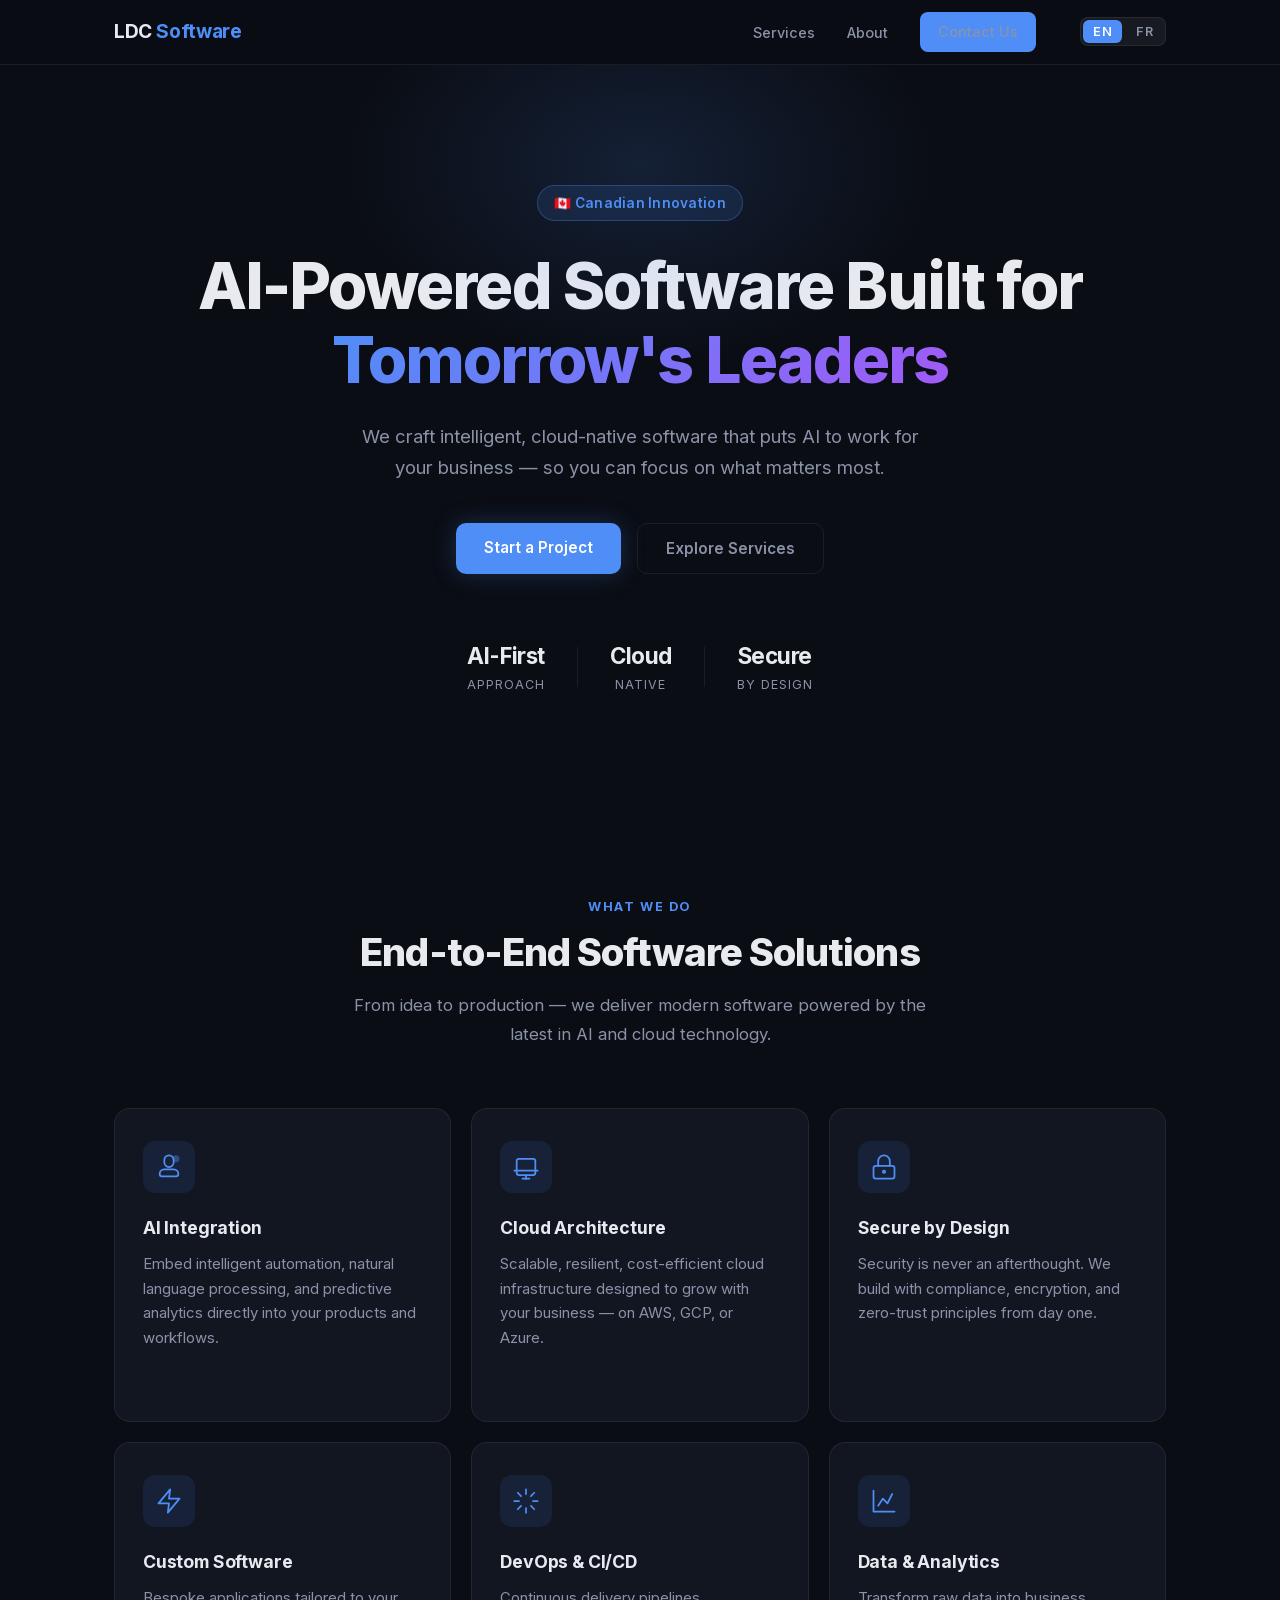
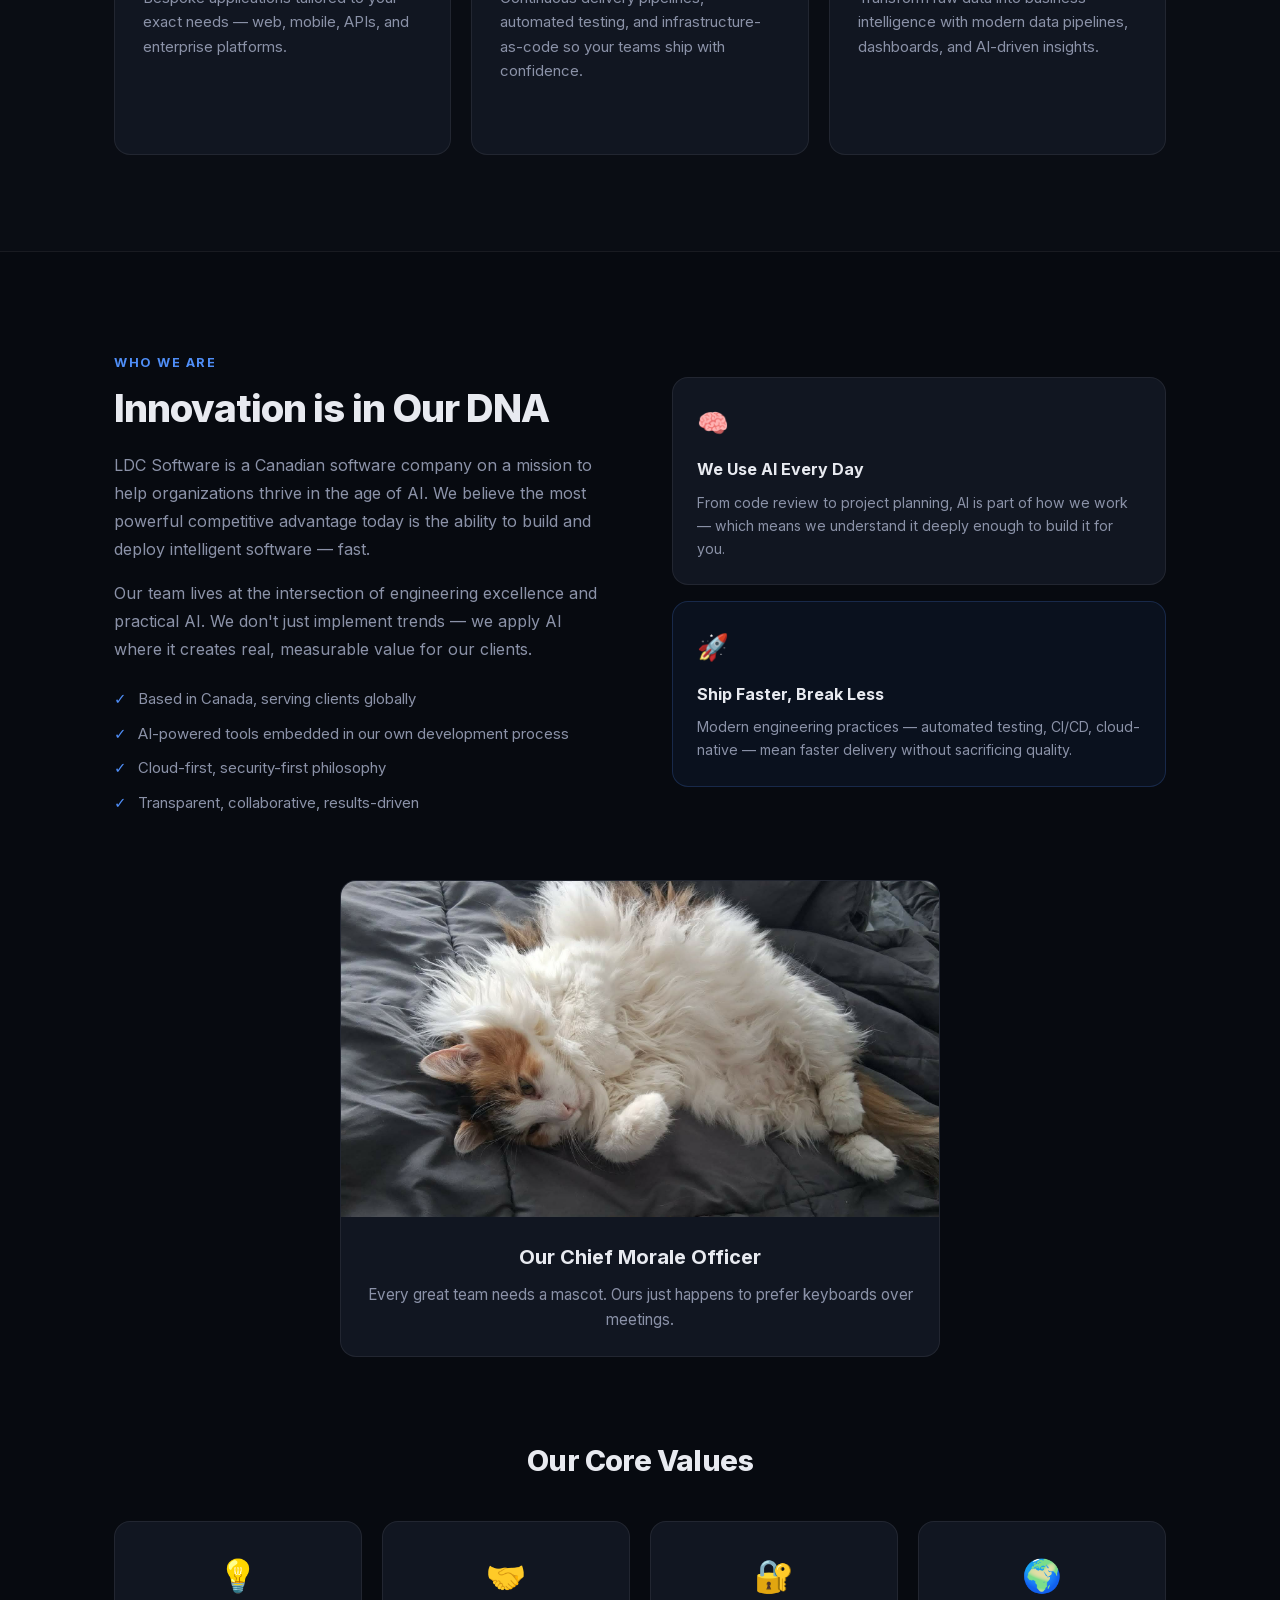
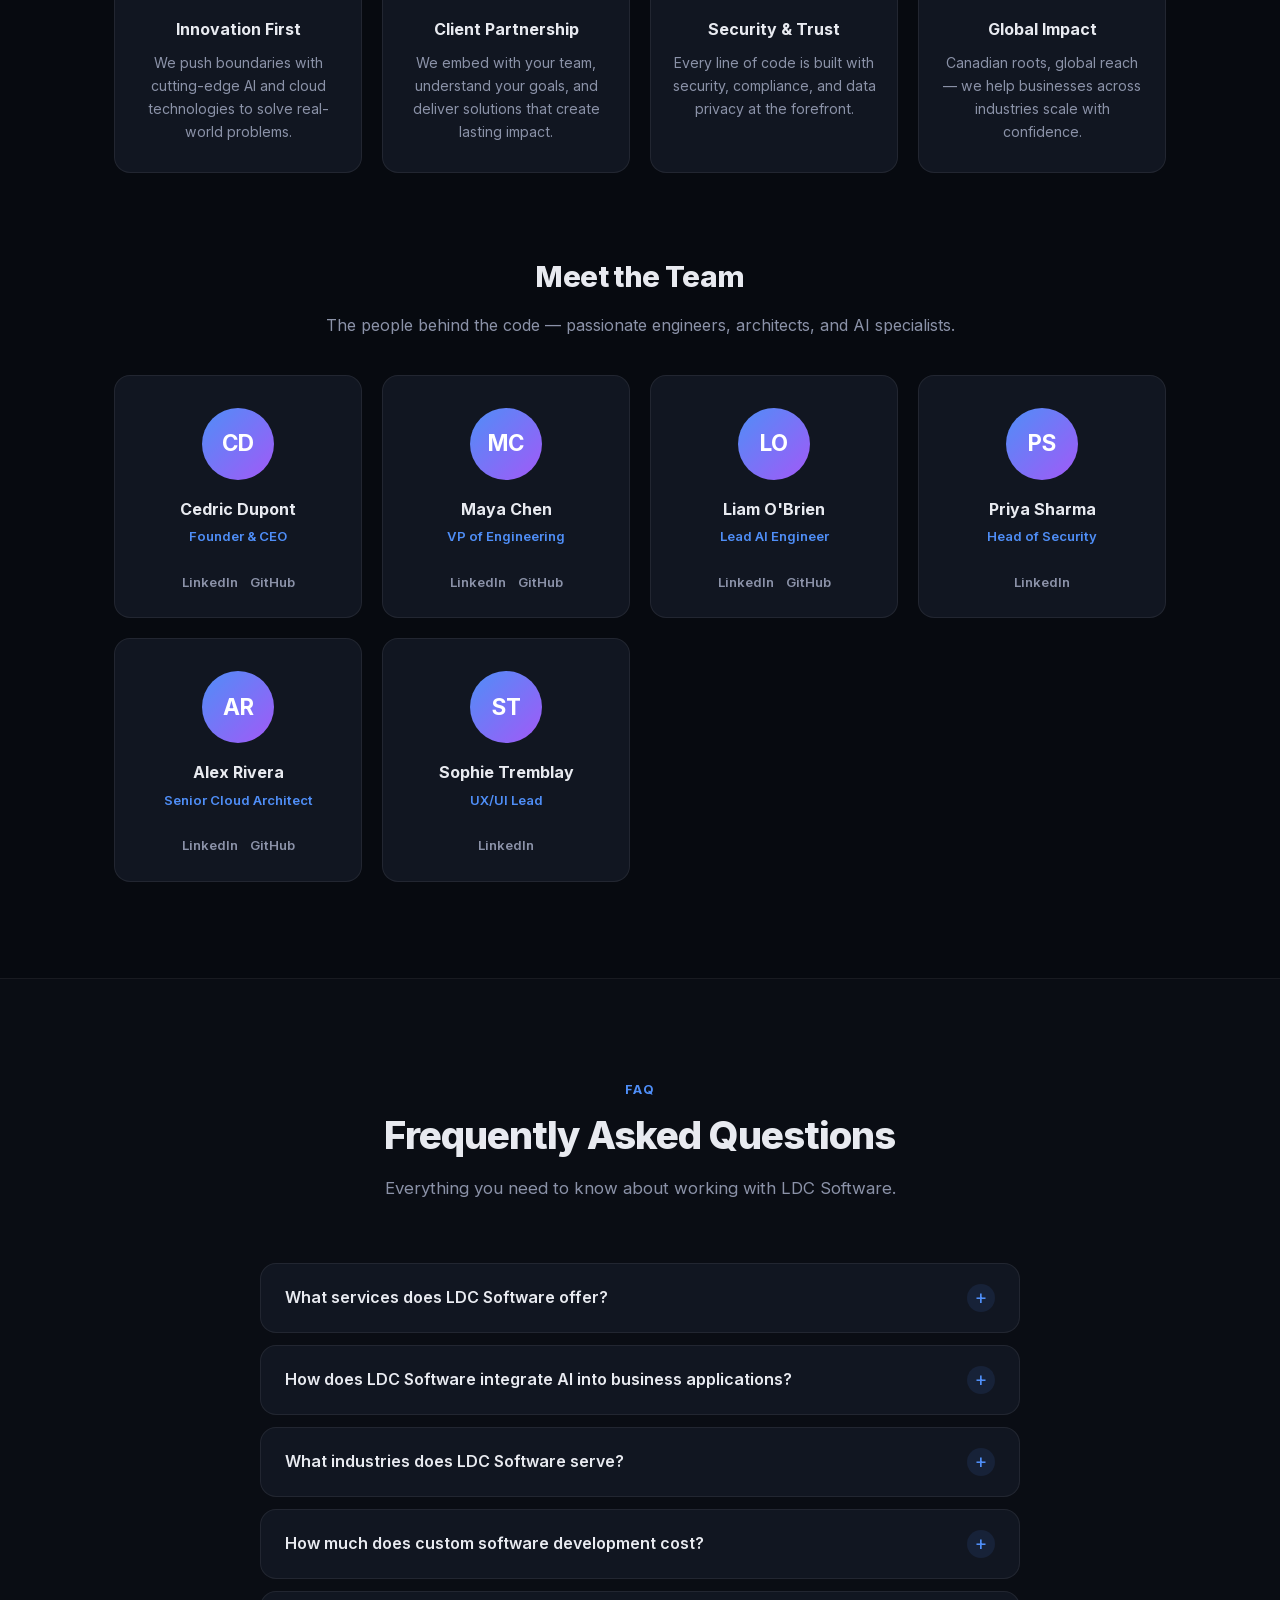
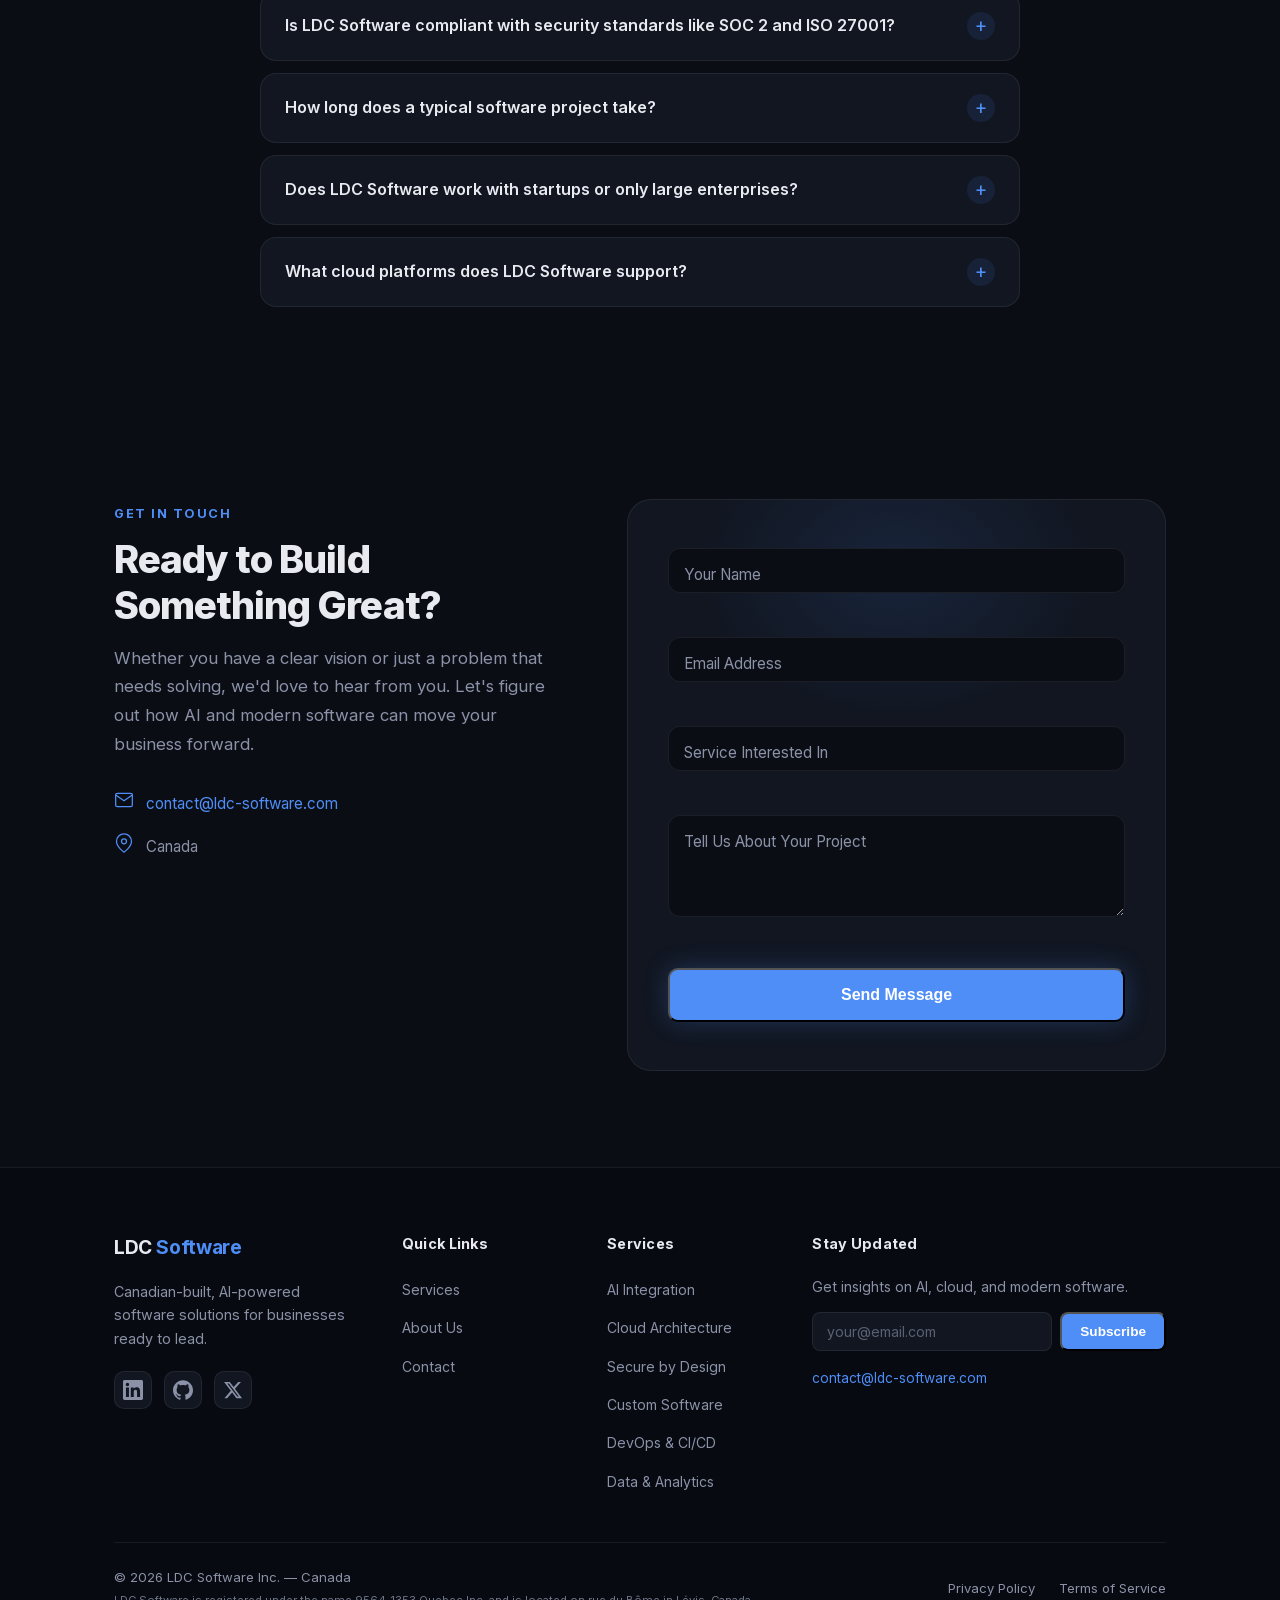
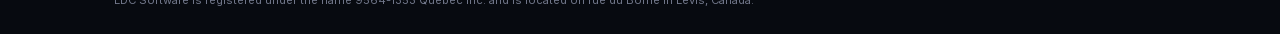
<file: index.html>
<!DOCTYPE html>
<html lang="en">
<head>
  <meta charset="UTF-8" />
  <meta name="viewport" content="width=device-width, initial-scale=1.0" />
  <meta name="description" content="LDC Software builds AI-powered, cloud-native software for Canadian businesses. Custom development, AI integration &amp; secure cloud architecture — let's talk." />
  <meta name="robots" content="index, follow" />
  <meta name="author" content="LDC Software Inc." />
  <meta name="theme-color" content="#0a0d14" />
  <title>LDC Software | AI &amp; Cloud-Native Software Development in Canada</title>

  <!-- Favicon & Touch Icons -->
  <link rel="icon" href="/favicon.ico" sizes="32x32" />
  <link rel="icon" type="image/svg+xml" href="data:image/svg+xml,%3Csvg xmlns='http://www.w3.org/2000/svg' viewBox='0 0 32 32'%3E%3Crect width='32' height='32' rx='6' fill='%230a0d14'/%3E%3Ctext x='4' y='23' font-family='system-ui,sans-serif' font-size='20' font-weight='800' fill='%234f8ef7'%3ELDC%3C/text%3E%3C/svg%3E" />
  <link rel="apple-touch-icon" href="/apple-touch-icon.png" />

  <!-- Canonical URL -->
  <link rel="canonical" href="https://www.ldc-software.com/" />

  <!-- Hreflang: bilingual EN/FR -->
  <link rel="alternate" hreflang="en" href="https://www.ldc-software.com/" />
  <link rel="alternate" hreflang="fr" href="https://www.ldc-software.com/fr/" />
  <link rel="alternate" hreflang="x-default" href="https://www.ldc-software.com/" />

  <!-- Open Graph -->
  <meta property="og:type" content="website" />
  <meta property="og:title" content="LDC Software | AI &amp; Cloud-Native Software Development in Canada" />
  <meta property="og:description" content="We build AI-powered, cloud-native software for Canadian businesses — custom development, AI integration &amp; secure cloud architecture." />
  <meta property="og:url" content="https://www.ldc-software.com/" />
  <meta property="og:site_name" content="LDC Software" />
  <meta property="og:locale" content="en_CA" />
  <meta property="og:image" content="https://www.ldc-software.com/og-image.png" />
  <meta property="og:image:width" content="1200" />
  <meta property="og:image:height" content="630" />
  <meta property="og:image:alt" content="LDC Software — AI &amp; cloud-native software development in Canada" />

  <!-- Twitter Card -->
  <meta name="twitter:card" content="summary_large_image" />
  <meta name="twitter:title" content="LDC Software | AI &amp; Cloud-Native Software Development in Canada" />
  <meta name="twitter:description" content="We build AI-powered, cloud-native software for Canadian businesses — custom development, AI integration &amp; secure cloud architecture." />
  <meta name="twitter:image" content="https://www.ldc-software.com/og-image.png" />
  <meta name="twitter:image:alt" content="LDC Software — AI &amp; cloud-native software development in Canada" />
  <!-- Self-hosted Inter font (preload critical latin subset) -->
  <link rel="preload" href="/fonts/inter-latin.woff2" as="font" type="font/woff2" crossorigin />

  <!-- Preload critical JS -->
  <link rel="preload" href="main.js?v=3" as="script" />

  <!-- JSON-LD Structured Data -->
  <script type="application/ld+json">
  {
    "@context": "https://schema.org",
    "@type": "Organization",
    "@id": "https://www.ldc-software.com/#organization",
    "name": "LDC Software Inc.",
    "url": "https://www.ldc-software.com",
    "logo": "https://www.ldc-software.com/logo.png",
    "description": "Canadian software company delivering innovative AI-powered, cloud-native software solutions for businesses.",
    "foundingDate": "2021",
    "foundingLocation": {
      "@type": "Place",
      "name": "Canada"
    },
    "contactPoint": {
      "@type": "ContactPoint",
      "email": "contact@ldc-software.com",
      "contactType": "customer service",
      "availableLanguage": ["English", "French"]
    },
    "sameAs": [],
    "areaServed": {
      "@type": "Country",
      "name": "Canada"
    },
    "knowsAbout": [
      "Artificial Intelligence",
      "Cloud Architecture",
      "Custom Software Development",
      "DevOps",
      "Data Analytics",
      "Cybersecurity"
    ]
  }
  </script>
  <script type="application/ld+json">
  {
    "@context": "https://schema.org",
    "@type": "WebSite",
    "name": "LDC Software",
    "url": "https://www.ldc-software.com",
    "description": "Innovative AI-powered software solutions for Canadian businesses and beyond.",
    "inLanguage": ["en", "fr"],
    "publisher": {
      "@type": "Organization",
      "name": "LDC Software Inc."
    }
  }
  </script>
  <script type="application/ld+json">
  {
    "@context": "https://schema.org",
    "@type": "ProfessionalService",
    "@id": "https://www.ldc-software.com/#professional-service",
    "name": "LDC Software Inc.",
    "url": "https://www.ldc-software.com",
    "logo": "https://www.ldc-software.com/logo.png",
    "image": "https://www.ldc-software.com/og-image.png",
    "description": "Canadian software company delivering innovative AI-powered, cloud-native software solutions for businesses.",
    "telephone": "",
    "email": "contact@ldc-software.com",
    "foundingDate": "2021",
    "areaServed": {
      "@type": "Country",
      "name": "Canada"
    },
    "hasOfferCatalog": {
      "@type": "OfferCatalog",
      "name": "Software Services",
      "itemListElement": [
        {
          "@type": "Service",
          "name": "AI Integration",
          "description": "Embed intelligent automation, natural language processing, and predictive analytics directly into your products and workflows.",
          "serviceType": "AI Integration",
          "provider": { "@id": "https://www.ldc-software.com/#organization" },
          "url": "https://www.ldc-software.com/services/ai-integration/"
        },
        {
          "@type": "Service",
          "name": "Cloud Architecture",
          "description": "Scalable, resilient, cost-efficient cloud infrastructure designed to grow with your business — on AWS, GCP, or Azure.",
          "serviceType": "Cloud Architecture",
          "provider": { "@id": "https://www.ldc-software.com/#organization" },
          "url": "https://www.ldc-software.com/services/cloud-architecture/"
        },
        {
          "@type": "Service",
          "name": "Secure by Design",
          "description": "Security is never an afterthought. We build with compliance, encryption, and zero-trust principles from day one.",
          "serviceType": "Cybersecurity Consulting",
          "provider": { "@id": "https://www.ldc-software.com/#organization" },
          "url": "https://www.ldc-software.com/services/secure-by-design/"
        },
        {
          "@type": "Service",
          "name": "Custom Software Development",
          "description": "Bespoke applications tailored to your exact needs — web, mobile, APIs, and enterprise platforms.",
          "serviceType": "Custom Software Development",
          "provider": { "@id": "https://www.ldc-software.com/#organization" },
          "url": "https://www.ldc-software.com/services/custom-software/"
        },
        {
          "@type": "Service",
          "name": "DevOps & CI/CD",
          "description": "Continuous delivery pipelines, automated testing, and infrastructure-as-code so your teams ship with confidence.",
          "serviceType": "DevOps",
          "provider": { "@id": "https://www.ldc-software.com/#organization" },
          "url": "https://www.ldc-software.com/services/devops-cicd/"
        },
        {
          "@type": "Service",
          "name": "Data & Analytics",
          "description": "Transform raw data into business intelligence with modern data pipelines, dashboards, and AI-driven insights.",
          "serviceType": "Data Analytics",
          "provider": { "@id": "https://www.ldc-software.com/#organization" },
          "url": "https://www.ldc-software.com/services/data-analytics/"
        }
      ]
    }
  }
  </script>

  <!-- FAQPage JSON-LD -->
  <script type="application/ld+json">
  {
    "@context": "https://schema.org",
    "@type": "FAQPage",
    "mainEntity": [
      {
        "@type": "Question",
        "name": "What services does LDC Software offer?",
        "acceptedAnswer": {
          "@type": "Answer",
          "text": "We offer end-to-end software solutions including AI integration, cloud architecture, custom software development, DevOps & CI/CD, cybersecurity consulting, and data analytics. Every engagement is tailored to your business goals."
        }
      },
      {
        "@type": "Question",
        "name": "How does LDC Software integrate AI into business applications?",
        "acceptedAnswer": {
          "@type": "Answer",
          "text": "We embed AI capabilities — such as natural language processing, predictive analytics, and intelligent automation — directly into your existing products and workflows. Our approach focuses on practical, measurable impact rather than buzzwords."
        }
      },
      {
        "@type": "Question",
        "name": "What industries does LDC Software serve?",
        "acceptedAnswer": {
          "@type": "Answer",
          "text": "We work across a range of industries including fintech, healthtech, logistics, e-commerce, and enterprise SaaS. Our cloud-native and security-first approach adapts to the unique requirements of each sector."
        }
      },
      {
        "@type": "Question",
        "name": "How much does custom software development cost?",
        "acceptedAnswer": {
          "@type": "Answer",
          "text": "Every project is different, so costs depend on scope, complexity, and timeline. We provide transparent estimates after an initial discovery session and work with you to find a plan that fits your budget — from MVPs to full enterprise platforms."
        }
      },
      {
        "@type": "Question",
        "name": "Is LDC Software compliant with security standards like SOC 2 and ISO 27001?",
        "acceptedAnswer": {
          "@type": "Answer",
          "text": "Yes. Security is built into everything we do. We are SOC 2 compliant and follow ISO 27001 practices. Our zero-trust architecture and encryption-first approach ensure your data and systems are protected from day one."
        }
      },
      {
        "@type": "Question",
        "name": "How long does a typical software project take?",
        "acceptedAnswer": {
          "@type": "Answer",
          "text": "Timelines vary by project scope. A focused MVP can be delivered in 4–8 weeks, while larger enterprise solutions may take several months. We use agile methodologies and CI/CD pipelines to deliver incremental value throughout the process."
        }
      },
      {
        "@type": "Question",
        "name": "Does LDC Software work with startups or only large enterprises?",
        "acceptedAnswer": {
          "@type": "Answer",
          "text": "We work with businesses of all sizes — from early-stage startups building their first product to established enterprises modernizing legacy systems. Our solutions scale with your growth."
        }
      },
      {
        "@type": "Question",
        "name": "What cloud platforms does LDC Software support?",
        "acceptedAnswer": {
          "@type": "Answer",
          "text": "We design and deploy on AWS, Google Cloud Platform (GCP), and Microsoft Azure. As an AWS Advanced Technology Partner, we bring deep expertise in building scalable, cost-efficient cloud infrastructure on all major providers."
        }
      }
    ]
  }
  </script>

  <!-- Critical CSS (above-the-fold) -->
  <style>
    *, *::before, *::after { box-sizing: border-box; margin: 0; padding: 0; }
    :root {
      --bg: #0a0d14; --bg-card: #111621; --bg-dark: #070a10;
      --border: rgba(255,255,255,0.07); --text: #e8eaf0; --text-muted: #8b92a8;
      --accent: #4f8ef7; --accent-2: #a259f7; --accent-glow: rgba(79,142,247,0.25);
      --radius: 16px; --font: 'Inter', system-ui, sans-serif;
    }
    html { scroll-behavior: smooth; }
    body {
      background: var(--bg); color: var(--text); font-family: var(--font);
      font-size: 16px; line-height: 1.65; -webkit-font-smoothing: antialiased;
    }
    .container { max-width: 1100px; margin: 0 auto; padding: 0 24px; }
    .nav {
      position: sticky; top: 0; z-index: 100; backdrop-filter: blur(16px);
      background: rgba(10,13,20,0.85); border-bottom: 1px solid var(--border);
      transition: background 0.3s, box-shadow 0.3s;
    }
    .nav-inner { display: flex; align-items: center; justify-content: space-between; height: 64px; }
    .logo { font-size: 1.2rem; font-weight: 700; color: var(--text); text-decoration: none; letter-spacing: -0.02em; }
    .logo span { color: var(--accent); }
    .nav-links { list-style: none; display: flex; align-items: center; gap: 32px; }
    .nav-links a { color: var(--text-muted); text-decoration: none; font-size: 0.9rem; font-weight: 500; transition: color 0.2s; }
    .nav-hamburger { display: none; }
    .btn {
      display: inline-block; padding: 12px 28px; border-radius: 10px;
      font-size: 0.95rem; font-weight: 600; text-decoration: none; transition: all 0.2s; cursor: pointer;
    }
    .btn-sm { padding: 8px 18px; font-size: 0.85rem; border-radius: 8px; background: var(--accent); color: #fff; }
    .btn-primary { background: var(--accent); color: #fff; box-shadow: 0 0 24px var(--accent-glow); }
    .btn-ghost { background: transparent; color: var(--text-muted); border: 1px solid var(--border); }
    .hero { position: relative; padding: 120px 0 100px; text-align: center; overflow: hidden; }
    .hero-glow {
      position: absolute; top: -100px; left: 50%; transform: translateX(-50%);
      width: 600px; height: 400px;
      background: radial-gradient(ellipse, rgba(79,142,247,0.15) 0%, transparent 70%); pointer-events: none;
    }
    .hero-badge {
      display: inline-block; background: rgba(79,142,247,0.12); border: 1px solid rgba(79,142,247,0.3);
      color: var(--accent); padding: 6px 16px; border-radius: 999px;
      font-size: 0.85rem; font-weight: 600; margin-bottom: 28px;
    }
    .hero-title { font-size: clamp(2.4rem, 5vw, 4rem); font-weight: 800; line-height: 1.15; letter-spacing: -0.03em; margin-bottom: 24px; }
    .gradient-text {
      background: linear-gradient(135deg, var(--accent), var(--accent-2));
      -webkit-background-clip: text; -webkit-text-fill-color: transparent; background-clip: text;
    }
    .hero-subtitle { color: var(--text-muted); font-size: 1.15rem; max-width: 560px; margin: 0 auto 40px; line-height: 1.7; }
    .hero-actions { display: flex; justify-content: center; gap: 16px; flex-wrap: wrap; margin-bottom: 64px; }
    .hero-stats { display: flex; justify-content: center; align-items: center; gap: 32px; flex-wrap: wrap; }
    .stat { display: flex; flex-direction: column; align-items: center; }
    .stat-number { font-size: 1.4rem; font-weight: 700; color: var(--text); letter-spacing: -0.02em; }
    .stat-label { font-size: 0.78rem; color: var(--text-muted); text-transform: uppercase; letter-spacing: 0.08em; }
    .stat-divider { width: 1px; height: 40px; background: var(--border); }
    .lang-toggle { display: flex; gap: 4px; background: rgba(255,255,255,0.05); border-radius: 8px; padding: 3px; }
    .lang-btn { background: transparent; border: none; color: var(--text-muted); padding: 4px 10px; border-radius: 6px; font-size: 0.8rem; font-weight: 600; cursor: pointer; }
    .lang-btn.active { background: var(--accent); color: #fff; }
    .skip-link {
      position: absolute; left: -9999px; top: auto; width: 1px; height: 1px; overflow: hidden;
      background: var(--accent); color: #fff; padding: 12px 24px; border-radius: 0 0 8px 0;
      font-size: 0.9rem; font-weight: 600; text-decoration: none; z-index: 9999;
    }
    .skip-link:focus { position: fixed; left: 0; top: 0; width: auto; height: auto; overflow: visible; }
  </style>

  <!-- Defer non-critical CSS -->
  <link rel="stylesheet" href="styles.css" media="print" onload="this.media='all'" />
  <noscript><link rel="stylesheet" href="styles.css" /></noscript>
</head>
<body>

  <!-- Skip to main content (accessibility) -->
  <a href="#main-content" class="skip-link">Skip to main content</a>

  <!-- Navigation -->
  <nav class="nav" id="main-nav">
    <div class="container nav-inner">
      <a href="#" class="logo" id="logo-home" aria-label="LDC Software — scroll to top">LDC <span>Software</span></a>
      <button class="nav-hamburger" id="nav-hamburger" aria-label="Open navigation menu" aria-expanded="false" aria-controls="nav-menu">
        <span class="hamburger-line"></span>
        <span class="hamburger-line"></span>
        <span class="hamburger-line"></span>
      </button>
      <ul class="nav-links" id="nav-menu" role="list">
        <li><a href="#services" class="nav-link" data-section="services" data-i18n="nav_services">Services</a></li>
        <li><a href="#about" class="nav-link" data-section="about" data-i18n="nav_about">About</a></li>
        <li><a href="#contact" class="btn btn-sm" data-i18n="nav_contact">Contact Us</a></li>
        <li>
          <div class="lang-toggle" role="radiogroup" aria-label="Language">
            <button class="lang-btn active" data-lang="en" role="radio" aria-checked="true">EN</button>
            <button class="lang-btn" data-lang="fr" role="radio" aria-checked="false">FR</button>
          </div>
        </li>
      </ul>
    </div>
  </nav>

  <main id="main-content">
  <!-- Hero -->
  <section class="hero">
    <div class="container">
      <div class="hero-badge" data-i18n="hero_badge">🇨🇦 Canadian Innovation</div>
      <h1 class="hero-title" data-i18n="hero_title_html">
        AI-Powered Software Built for<br />
        <span class="gradient-text">Tomorrow's Leaders</span>
      </h1>
      <p class="hero-subtitle" data-i18n="hero_subtitle">
        We craft intelligent, cloud-native software that puts AI to work for your business —
        so you can focus on what matters most.
      </p>
      <div class="hero-actions">
        <a href="#contact" class="btn btn-primary" data-i18n="hero_cta_1">Start a Project</a>
        <a href="#services" class="btn btn-ghost" data-i18n="hero_cta_2">Explore Services</a>
      </div>
      <div class="hero-stats">
        <div class="stat">
          <span class="stat-number" data-i18n="hero_stat1_num">AI-First</span>
          <span class="stat-label" data-i18n="hero_stat1_label">Approach</span>
        </div>
        <div class="stat-divider"></div>
        <div class="stat">
          <span class="stat-number" data-i18n="hero_stat2_num">Cloud</span>
          <span class="stat-label" data-i18n="hero_stat2_label">Native</span>
        </div>
        <div class="stat-divider"></div>
        <div class="stat">
          <span class="stat-number" data-i18n="hero_stat3_num">Secure</span>
          <span class="stat-label" data-i18n="hero_stat3_label">By Design</span>
        </div>
      </div>
    </div>
    <div class="hero-glow"></div>
  </section>

  <!-- Services -->
  <section class="section" id="services">
    <div class="container">
      <div class="section-header">
        <span class="section-tag" data-i18n="services_tag">What We Do</span>
        <h2 class="section-title" data-i18n="services_title">End-to-End Software Solutions</h2>
        <p class="section-desc" data-i18n="services_desc">
          From idea to production — we deliver modern software powered by the latest in AI and cloud technology.
        </p>
      </div>

      <div class="services-grid">
        <a href="/services/ai-integration/" class="service-card reveal-on-scroll" aria-label="AI Integration — learn more">
          <div class="service-icon" aria-hidden="true">
            <svg width="28" height="28" viewBox="0 0 24 24" fill="none" stroke="currentColor" stroke-width="1.5" stroke-linecap="round" stroke-linejoin="round">
              <path d="M12 2a4 4 0 0 1 4 4v2a4 4 0 0 1-8 0V6a4 4 0 0 1 4-4z"/>
              <path d="M16 14H8a4 4 0 0 0-4 4v0a2 2 0 0 0 2 2h12a2 2 0 0 0 2-2v0a4 4 0 0 0-4-4z"/>
              <circle cx="18" cy="5" r="3" fill="currentColor" stroke="none" opacity="0.4"/>
            </svg>
          </div>
          <h3 class="service-title" data-i18n="svc1_title">AI Integration</h3>
          <p class="service-desc" data-i18n="svc1_desc">Embed intelligent automation, natural language processing, and predictive analytics directly into your products and workflows.</p>
          <span class="service-link" data-i18n="svc_learn_html">Learn more <span aria-hidden="true">&rarr;</span></span>
        </a>
        <a href="/services/cloud-architecture/" class="service-card reveal-on-scroll" aria-label="Cloud Architecture — learn more">
          <div class="service-icon" aria-hidden="true">
            <svg width="28" height="28" viewBox="0 0 24 24" fill="none" stroke="currentColor" stroke-width="1.5" stroke-linecap="round" stroke-linejoin="round">
              <path d="M6 19a2 2 0 0 1-2-2V7a2 2 0 0 1 2-2h12a2 2 0 0 1 2 2v10a2 2 0 0 1-2 2H6z"/>
              <path d="M2 15h20"/>
              <path d="M9 22h6"/>
              <path d="M12 19v3"/>
            </svg>
          </div>
          <h3 class="service-title" data-i18n="svc2_title">Cloud Architecture</h3>
          <p class="service-desc" data-i18n="svc2_desc">Scalable, resilient, cost-efficient cloud infrastructure designed to grow with your business — on AWS, GCP, or Azure.</p>
          <span class="service-link" data-i18n="svc_learn_html">Learn more <span aria-hidden="true">&rarr;</span></span>
        </a>
        <a href="/services/secure-by-design/" class="service-card reveal-on-scroll" aria-label="Secure by Design — learn more">
          <div class="service-icon" aria-hidden="true">
            <svg width="28" height="28" viewBox="0 0 24 24" fill="none" stroke="currentColor" stroke-width="1.5" stroke-linecap="round" stroke-linejoin="round">
              <rect x="3" y="11" width="18" height="11" rx="2"/>
              <path d="M7 11V7a5 5 0 0 1 10 0v4"/>
              <circle cx="12" cy="16" r="1"/>
            </svg>
          </div>
          <h3 class="service-title" data-i18n="svc3_title">Secure by Design</h3>
          <p class="service-desc" data-i18n="svc3_desc">Security is never an afterthought. We build with compliance, encryption, and zero-trust principles from day one.</p>
          <span class="service-link" data-i18n="svc_learn_html">Learn more <span aria-hidden="true">&rarr;</span></span>
        </a>
        <a href="/services/custom-software/" class="service-card reveal-on-scroll" aria-label="Custom Software — learn more">
          <div class="service-icon" aria-hidden="true">
            <svg width="28" height="28" viewBox="0 0 24 24" fill="none" stroke="currentColor" stroke-width="1.5" stroke-linecap="round" stroke-linejoin="round">
              <path d="M13 2L3 14h9l-1 8 10-12h-9l1-8z"/>
            </svg>
          </div>
          <h3 class="service-title" data-i18n="svc4_title">Custom Software</h3>
          <p class="service-desc" data-i18n="svc4_desc">Bespoke applications tailored to your exact needs — web, mobile, APIs, and enterprise platforms.</p>
          <span class="service-link" data-i18n="svc_learn_html">Learn more <span aria-hidden="true">&rarr;</span></span>
        </a>
        <a href="/services/devops-cicd/" class="service-card reveal-on-scroll" aria-label="DevOps and CI/CD — learn more">
          <div class="service-icon" aria-hidden="true">
            <svg width="28" height="28" viewBox="0 0 24 24" fill="none" stroke="currentColor" stroke-width="1.5" stroke-linecap="round" stroke-linejoin="round">
              <path d="M12 2v4M12 18v4M4.93 4.93l2.83 2.83M16.24 16.24l2.83 2.83M2 12h4M18 12h4M4.93 19.07l2.83-2.83M16.24 7.76l2.83-2.83"/>
            </svg>
          </div>
          <h3 class="service-title" data-i18n="svc5_title">DevOps & CI/CD</h3>
          <p class="service-desc" data-i18n="svc5_desc">Continuous delivery pipelines, automated testing, and infrastructure-as-code so your teams ship with confidence.</p>
          <span class="service-link" data-i18n="svc_learn_html">Learn more <span aria-hidden="true">&rarr;</span></span>
        </a>
        <a href="/services/data-analytics/" class="service-card reveal-on-scroll" aria-label="Data and Analytics — learn more">
          <div class="service-icon" aria-hidden="true">
            <svg width="28" height="28" viewBox="0 0 24 24" fill="none" stroke="currentColor" stroke-width="1.5" stroke-linecap="round" stroke-linejoin="round">
              <path d="M3 3v18h18"/>
              <path d="M7 16l4-6 4 4 4-8"/>
            </svg>
          </div>
          <h3 class="service-title" data-i18n="svc6_title">Data & Analytics</h3>
          <p class="service-desc" data-i18n="svc6_desc">Transform raw data into business intelligence with modern data pipelines, dashboards, and AI-driven insights.</p>
          <span class="service-link" data-i18n="svc_learn_html">Learn more <span aria-hidden="true">&rarr;</span></span>
        </a>
      </div>
    </div>
  </section>

  <!-- About -->
  <section class="section section-dark" id="about">
    <div class="container">
      <!-- Story & Mission -->
      <div class="about-grid">
        <div class="about-content">
          <span class="section-tag" data-i18n="about_tag">Who We Are</span>
          <h2 class="section-title" data-i18n="about_title">Innovation is in Our DNA</h2>
          <p data-i18n="about_p1">
            LDC Software is a Canadian software company on a mission to help organizations thrive in the age of AI.
            We believe the most powerful competitive advantage today is the ability to build and deploy intelligent software — fast.
          </p>
          <p data-i18n="about_p2">
            Our team lives at the intersection of engineering excellence and practical AI. We don't just implement trends —
            we apply AI where it creates real, measurable value for our clients.
          </p>
          <ul class="check-list">
            <li data-i18n="about_li1">Based in Canada, serving clients globally</li>
            <li data-i18n="about_li2">AI-powered tools embedded in our own development process</li>
            <li data-i18n="about_li3">Cloud-first, security-first philosophy</li>
            <li data-i18n="about_li4">Transparent, collaborative, results-driven</li>
          </ul>
        </div>
        <div class="about-visual">
          <div class="visual-card">
            <div class="visual-icon">🧠</div>
            <p class="visual-title">We Use AI Every Day</p>
            <p class="visual-desc">From code review to project planning, AI is part of how we work — which means we understand it deeply enough to build it for you.</p>
          </div>
          <div class="visual-card visual-card-accent">
            <div class="visual-icon">🚀</div>
            <p class="visual-title">Ship Faster, Break Less</p>
            <p class="visual-desc">Modern engineering practices — automated testing, CI/CD, cloud-native — mean faster delivery without sacrificing quality.</p>
          </div>
        </div>
      </div>

      <!-- Office Cat — Our Mascot -->
      <div class="office-cat-section reveal-on-scroll">
        <div class="office-cat-card">
          <img
            src="assets/office-cat.jpg"
            alt="A cat sitting on an office desk next to a laptop — our unofficial office mascot"
            class="office-cat-img"
            loading="lazy"
            width="1920"
            height="1080"
          />
          <div class="office-cat-caption">
            <p class="office-cat-title" data-i18n="cat_title">Our Chief Morale Officer</p>
            <p class="office-cat-desc" data-i18n="cat_desc">Every great team needs a mascot. Ours just happens to prefer keyboards over meetings.</p>
          </div>
        </div>
      </div>

      <!-- Company Values -->
      <div class="values-section" aria-label="Our values">
        <h3 class="values-heading" data-i18n="values_heading">Our Core Values</h3>
        <div class="values-grid">
          <div class="value-card reveal-on-scroll">
            <div class="value-icon">💡</div>
            <h4 class="value-title" data-i18n="value1_title">Innovation First</h4>
            <p class="value-desc" data-i18n="value1_desc">We push boundaries with cutting-edge AI and cloud technologies to solve real-world problems.</p>
          </div>
          <div class="value-card reveal-on-scroll">
            <div class="value-icon">🤝</div>
            <h4 class="value-title" data-i18n="value2_title">Client Partnership</h4>
            <p class="value-desc" data-i18n="value2_desc">We embed with your team, understand your goals, and deliver solutions that create lasting impact.</p>
          </div>
          <div class="value-card reveal-on-scroll">
            <div class="value-icon">🔐</div>
            <h4 class="value-title" data-i18n="value3_title">Security & Trust</h4>
            <p class="value-desc" data-i18n="value3_desc">Every line of code is built with security, compliance, and data privacy at the forefront.</p>
          </div>
          <div class="value-card reveal-on-scroll">
            <div class="value-icon">🌍</div>
            <h4 class="value-title" data-i18n="value4_title">Global Impact</h4>
            <p class="value-desc" data-i18n="value4_desc">Canadian roots, global reach — we help businesses across industries scale with confidence.</p>
          </div>
        </div>
      </div>

      <!-- Team Grid -->
      <div class="team-section" aria-label="Our team">
        <h3 class="team-heading" data-i18n="team_heading">Meet the Team</h3>
        <p class="team-subtitle" data-i18n="team_subtitle">The people behind the code — passionate engineers, architects, and AI specialists.</p>
        <div class="team-grid" id="team-grid">
          <!-- Rendered by JS from data -->
        </div>
      </div>
    </div>
  </section>

  <!-- FAQ -->
  <section class="section" id="faq">
    <div class="container">
      <div class="section-header">
        <span class="section-tag" data-i18n="faq_tag">FAQ</span>
        <h2 class="section-title" data-i18n="faq_title">Frequently Asked Questions</h2>
        <p class="section-desc" data-i18n="faq_desc">Everything you need to know about working with LDC Software.</p>
      </div>

      <div class="faq-list" itemscope itemtype="https://schema.org/FAQPage">
        <details class="faq-item reveal-on-scroll" itemscope itemprop="mainEntity" itemtype="https://schema.org/Question">
          <summary class="faq-question" itemprop="name" data-i18n="faq_q1">What services does LDC Software offer?</summary>
          <div class="faq-answer" itemscope itemprop="acceptedAnswer" itemtype="https://schema.org/Answer">
            <p itemprop="text" data-i18n="faq_a1">We offer end-to-end software solutions including AI integration, cloud architecture, custom software development, DevOps &amp; CI/CD, cybersecurity consulting, and data analytics. Every engagement is tailored to your business goals.</p>
          </div>
        </details>

        <details class="faq-item reveal-on-scroll" itemscope itemprop="mainEntity" itemtype="https://schema.org/Question">
          <summary class="faq-question" itemprop="name" data-i18n="faq_q2">How does LDC Software integrate AI into business applications?</summary>
          <div class="faq-answer" itemscope itemprop="acceptedAnswer" itemtype="https://schema.org/Answer">
            <p itemprop="text" data-i18n="faq_a2">We embed AI capabilities — such as natural language processing, predictive analytics, and intelligent automation — directly into your existing products and workflows. Our approach focuses on practical, measurable impact rather than buzzwords.</p>
          </div>
        </details>

        <details class="faq-item reveal-on-scroll" itemscope itemprop="mainEntity" itemtype="https://schema.org/Question">
          <summary class="faq-question" itemprop="name" data-i18n="faq_q3">What industries does LDC Software serve?</summary>
          <div class="faq-answer" itemscope itemprop="acceptedAnswer" itemtype="https://schema.org/Answer">
            <p itemprop="text" data-i18n="faq_a3">We work across a range of industries including fintech, healthtech, logistics, e-commerce, and enterprise SaaS. Our cloud-native and security-first approach adapts to the unique requirements of each sector.</p>
          </div>
        </details>

        <details class="faq-item reveal-on-scroll" itemscope itemprop="mainEntity" itemtype="https://schema.org/Question">
          <summary class="faq-question" itemprop="name" data-i18n="faq_q4">How much does custom software development cost?</summary>
          <div class="faq-answer" itemscope itemprop="acceptedAnswer" itemtype="https://schema.org/Answer">
            <p itemprop="text" data-i18n="faq_a4">Every project is different, so costs depend on scope, complexity, and timeline. We provide transparent estimates after an initial discovery session and work with you to find a plan that fits your budget — from MVPs to full enterprise platforms.</p>
          </div>
        </details>

        <details class="faq-item reveal-on-scroll" itemscope itemprop="mainEntity" itemtype="https://schema.org/Question">
          <summary class="faq-question" itemprop="name" data-i18n="faq_q5">Is LDC Software compliant with security standards like SOC 2 and ISO 27001?</summary>
          <div class="faq-answer" itemscope itemprop="acceptedAnswer" itemtype="https://schema.org/Answer">
            <p itemprop="text" data-i18n="faq_a5">Yes. Security is built into everything we do. We are SOC 2 compliant and follow ISO 27001 practices. Our zero-trust architecture and encryption-first approach ensure your data and systems are protected from day one.</p>
          </div>
        </details>

        <details class="faq-item reveal-on-scroll" itemscope itemprop="mainEntity" itemtype="https://schema.org/Question">
          <summary class="faq-question" itemprop="name" data-i18n="faq_q6">How long does a typical software project take?</summary>
          <div class="faq-answer" itemscope itemprop="acceptedAnswer" itemtype="https://schema.org/Answer">
            <p itemprop="text" data-i18n="faq_a6">Timelines vary by project scope. A focused MVP can be delivered in 4–8 weeks, while larger enterprise solutions may take several months. We use agile methodologies and CI/CD pipelines to deliver incremental value throughout the process.</p>
          </div>
        </details>

        <details class="faq-item reveal-on-scroll" itemscope itemprop="mainEntity" itemtype="https://schema.org/Question">
          <summary class="faq-question" itemprop="name" data-i18n="faq_q7">Does LDC Software work with startups or only large enterprises?</summary>
          <div class="faq-answer" itemscope itemprop="acceptedAnswer" itemtype="https://schema.org/Answer">
            <p itemprop="text" data-i18n="faq_a7">We work with businesses of all sizes — from early-stage startups building their first product to established enterprises modernizing legacy systems. Our solutions scale with your growth.</p>
          </div>
        </details>

        <details class="faq-item reveal-on-scroll" itemscope itemprop="mainEntity" itemtype="https://schema.org/Question">
          <summary class="faq-question" itemprop="name" data-i18n="faq_q8">What cloud platforms does LDC Software support?</summary>
          <div class="faq-answer" itemscope itemprop="acceptedAnswer" itemtype="https://schema.org/Answer">
            <p itemprop="text" data-i18n="faq_a8">We design and deploy on AWS, Google Cloud Platform (GCP), and Microsoft Azure. As an AWS Advanced Technology Partner, we bring deep expertise in building scalable, cost-efficient cloud infrastructure on all major providers.</p>
          </div>
        </details>
      </div>
    </div>
  </section>

  <!-- CTA / Contact -->
  <section class="section" id="contact">
    <div class="container">
      <div class="contact-grid">
        <!-- Left: Info -->
        <div class="contact-info">
          <span class="section-tag" data-i18n="contact_tag">Get In Touch</span>
          <h2 class="section-title" data-i18n="contact_title">Ready to Build Something Great?</h2>
          <p class="contact-info-desc" data-i18n="contact_desc">
            Whether you have a clear vision or just a problem that needs solving, we'd love to hear from you.
            Let's figure out how AI and modern software can move your business forward.
          </p>
          <div class="contact-details">
            <div class="contact-detail">
              <span class="contact-detail-icon" aria-hidden="true">
                <svg width="20" height="20" viewBox="0 0 24 24" fill="none" stroke="currentColor" stroke-width="1.5" stroke-linecap="round" stroke-linejoin="round"><path d="M4 4h16c1.1 0 2 .9 2 2v12c0 1.1-.9 2-2 2H4c-1.1 0-2-.9-2-2V6c0-1.1.9-2 2-2z"/><polyline points="22,6 12,13 2,6"/></svg>
              </span>
              <a href="mailto:contact@ldc-software.com">contact@ldc-software.com</a>
            </div>
            <div class="contact-detail">
              <span class="contact-detail-icon" aria-hidden="true">
                <svg width="20" height="20" viewBox="0 0 24 24" fill="none" stroke="currentColor" stroke-width="1.5" stroke-linecap="round" stroke-linejoin="round"><path d="M21 10c0 7-9 13-9 13s-9-6-9-13a9 9 0 0 1 18 0z"/><circle cx="12" cy="10" r="3"/></svg>
              </span>
              <span>Canada</span>
            </div>
          </div>
        </div>

        <!-- Right: Form -->
        <div class="contact-form-wrapper">
          <div class="cta-glow"></div>
          <form class="contact-form" id="contact-form" novalidate>
            <!-- Honeypot field for spam protection -->
            <div class="hp-field" aria-hidden="true">
              <label for="hp-website">Website</label>
              <input type="text" id="hp-website" name="website" tabindex="-1" autocomplete="off" />
            </div>

            <div class="form-group">
              <div class="form-field">
                <input type="text" id="contact-name" name="name" required placeholder=" " autocomplete="name" />
                <label for="contact-name" class="floating-label" data-i18n="form_name">Your Name</label>
                <span class="field-focus-bar"></span>
                <span class="field-error" id="contact-name-error" role="alert"></span>
              </div>
            </div>

            <div class="form-group">
              <div class="form-field">
                <input type="email" id="contact-email" name="email" required placeholder=" " autocomplete="email" />
                <label for="contact-email" class="floating-label" data-i18n="form_email">Email Address</label>
                <span class="field-focus-bar"></span>
                <span class="field-error" id="contact-email-error" role="alert"></span>
              </div>
            </div>

            <div class="form-group">
              <div class="form-field">
                <select id="contact-service" name="service" required>
                  <option value="" disabled selected></option>
                  <option value="ai">AI Integration</option>
                  <option value="cloud">Cloud Architecture</option>
                  <option value="custom">Custom Software</option>
                  <option value="devops">DevOps & CI/CD</option>
                  <option value="data">Data & Analytics</option>
                  <option value="other">Other</option>
                </select>
                <label for="contact-service" class="floating-label floating-label-select" data-i18n="form_service">Service Interested In</label>
                <span class="field-focus-bar"></span>
                <span class="field-error" id="contact-service-error" role="alert"></span>
              </div>
            </div>

            <div class="form-group">
              <div class="form-field">
                <textarea id="contact-message" name="message" rows="4" required placeholder=" "></textarea>
                <label for="contact-message" class="floating-label" data-i18n="form_message">Tell Us About Your Project</label>
                <span class="field-focus-bar"></span>
                <span class="field-error" id="contact-message-error" role="alert"></span>
              </div>
            </div>

            <button type="submit" class="btn btn-primary btn-lg contact-submit" id="contact-submit">
              <span class="btn-text" data-i18n="form_submit">Send Message</span>
              <span class="btn-spinner" aria-hidden="true"></span>
            </button>
          </form>

          <!-- Success state -->
          <div class="contact-success" id="contact-success" hidden>
            <div class="success-icon" aria-hidden="true">
              <svg width="48" height="48" viewBox="0 0 24 24" fill="none" stroke="currentColor" stroke-width="2" stroke-linecap="round" stroke-linejoin="round"><path d="M22 11.08V12a10 10 0 1 1-5.93-9.14"/><polyline points="22 4 12 14.01 9 11.01"/></svg>
            </div>
            <h3 class="success-title">Message Sent!</h3>
            <p class="success-desc">Thanks for reaching out. We'll get back to you within 24 hours.</p>
          </div>
        </div>
      </div>
    </div>
  </section>
  </main>

  <!-- Footer -->
  <footer class="footer" role="contentinfo">
    <div class="container">
      <div class="footer-grid">
        <!-- Company Info -->
        <div class="footer-col footer-col-brand">
          <a href="#" class="logo" aria-label="LDC Software — back to top">LDC <span>Software</span></a>
          <p class="footer-brand-desc">Canadian-built, AI-powered software solutions for businesses ready to lead.</p>
          <div class="footer-socials">
            <a href="#" class="footer-social-link" aria-label="LinkedIn">
              <svg width="20" height="20" viewBox="0 0 24 24" fill="currentColor"><path d="M20.447 20.452h-3.554v-5.569c0-1.328-.027-3.037-1.852-3.037-1.853 0-2.136 1.445-2.136 2.939v5.667H9.351V9h3.414v1.561h.046c.477-.9 1.637-1.85 3.37-1.85 3.601 0 4.267 2.37 4.267 5.455v6.286zM5.337 7.433a2.062 2.062 0 01-2.063-2.065 2.064 2.064 0 112.063 2.065zm1.782 13.019H3.555V9h3.564v11.452zM22.225 0H1.771C.792 0 0 .774 0 1.729v20.542C0 23.227.792 24 1.771 24h20.451C23.2 24 24 23.227 24 22.271V1.729C24 .774 23.2 0 22.222 0h.003z"/></svg>
            </a>
            <a href="#" class="footer-social-link" aria-label="GitHub">
              <svg width="20" height="20" viewBox="0 0 24 24" fill="currentColor"><path d="M12 .297c-6.63 0-12 5.373-12 12 0 5.303 3.438 9.8 8.205 11.385.6.113.82-.258.82-.577 0-.285-.01-1.04-.015-2.04-3.338.724-4.042-1.61-4.042-1.61C4.422 18.07 3.633 17.7 3.633 17.7c-1.087-.744.084-.729.084-.729 1.205.084 1.838 1.236 1.838 1.236 1.07 1.835 2.809 1.305 3.495.998.108-.776.417-1.305.76-1.605-2.665-.3-5.466-1.332-5.466-5.93 0-1.31.465-2.38 1.235-3.22-.135-.303-.54-1.523.105-3.176 0 0 1.005-.322 3.3 1.23.96-.267 1.98-.399 3-.405 1.02.006 2.04.138 3 .405 2.28-1.552 3.285-1.23 3.285-1.23.645 1.653.24 2.873.12 3.176.765.84 1.23 1.91 1.23 3.22 0 4.61-2.805 5.625-5.475 5.92.42.36.81 1.096.81 2.22 0 1.606-.015 2.896-.015 3.286 0 .315.21.69.825.57C20.565 22.092 24 17.592 24 12.297c0-6.627-5.373-12-12-12"/></svg>
            </a>
            <a href="#" class="footer-social-link" aria-label="X (Twitter)">
              <svg width="20" height="20" viewBox="0 0 24 24" fill="currentColor"><path d="M18.244 2.25h3.308l-7.227 8.26 8.502 11.24H16.17l-5.214-6.817L4.99 21.75H1.68l7.73-8.835L1.254 2.25H8.08l4.713 6.231zm-1.161 17.52h1.833L7.084 4.126H5.117z"/></svg>
            </a>
          </div>
        </div>

        <!-- Quick Links -->
        <div class="footer-col">
          <h4 class="footer-col-title" data-i18n="footer_quick_links">Quick Links</h4>
          <ul class="footer-links">
            <li><a href="#services" data-i18n="nav_services">Services</a></li>
            <li><a href="#about" data-i18n="nav_about">About Us</a></li>
            <li><a href="#contact" data-i18n="nav_contact">Contact</a></li>
          </ul>
        </div>

        <!-- Services -->
        <div class="footer-col">
          <h4 class="footer-col-title" data-i18n="footer_services">Services</h4>
          <ul class="footer-links">
            <li><a href="/services/ai-integration/">AI Integration</a></li>
            <li><a href="/services/cloud-architecture/">Cloud Architecture</a></li>
            <li><a href="/services/secure-by-design/">Secure by Design</a></li>
            <li><a href="/services/custom-software/">Custom Software</a></li>
            <li><a href="/services/devops-cicd/">DevOps & CI/CD</a></li>
            <li><a href="/services/data-analytics/">Data & Analytics</a></li>
          </ul>
        </div>

        <!-- Contact & Newsletter -->
        <div class="footer-col">
          <h4 class="footer-col-title" data-i18n="footer_stay_updated">Stay Updated</h4>
          <p class="footer-newsletter-desc" data-i18n="footer_newsletter_desc">Get insights on AI, cloud, and modern software.</p>
          <form class="footer-newsletter" aria-label="Newsletter signup">
            <label for="footer-email" class="sr-only">Email address</label>
            <input type="email" id="footer-email" class="footer-email-input" placeholder="your@email.com" required autocomplete="email" />
            <button type="submit" class="btn btn-sm footer-subscribe-btn" data-i18n="footer_subscribe">Subscribe</button>
          </form>
          <p class="footer-contact-line">
            <a href="mailto:contact@ldc-software.com">contact@ldc-software.com</a>
          </p>
        </div>
      </div>

      <!-- Bottom Bar -->
      <div class="footer-bottom">
        <p class="footer-copy">&copy; 2026 LDC Software Inc. &mdash; Canada<br><span style="font-size: 0.85em; opacity: 0.8;" data-i18n="footer_legal_notice">LDC Software is registered under the name 9564-1353 Quebec Inc. and is located on rue du Bôme in Lévis, Canada.</span></p>
        <div class="footer-legal">
          <a href="#" data-i18n="footer_privacy">Privacy Policy</a>
          <a href="#" data-i18n="footer_terms">Terms of Service</a>
        </div>
      </div>
    </div>
  </footer>

  <script src="main.js?v=3" defer></script>
</body>
</html>
</file>
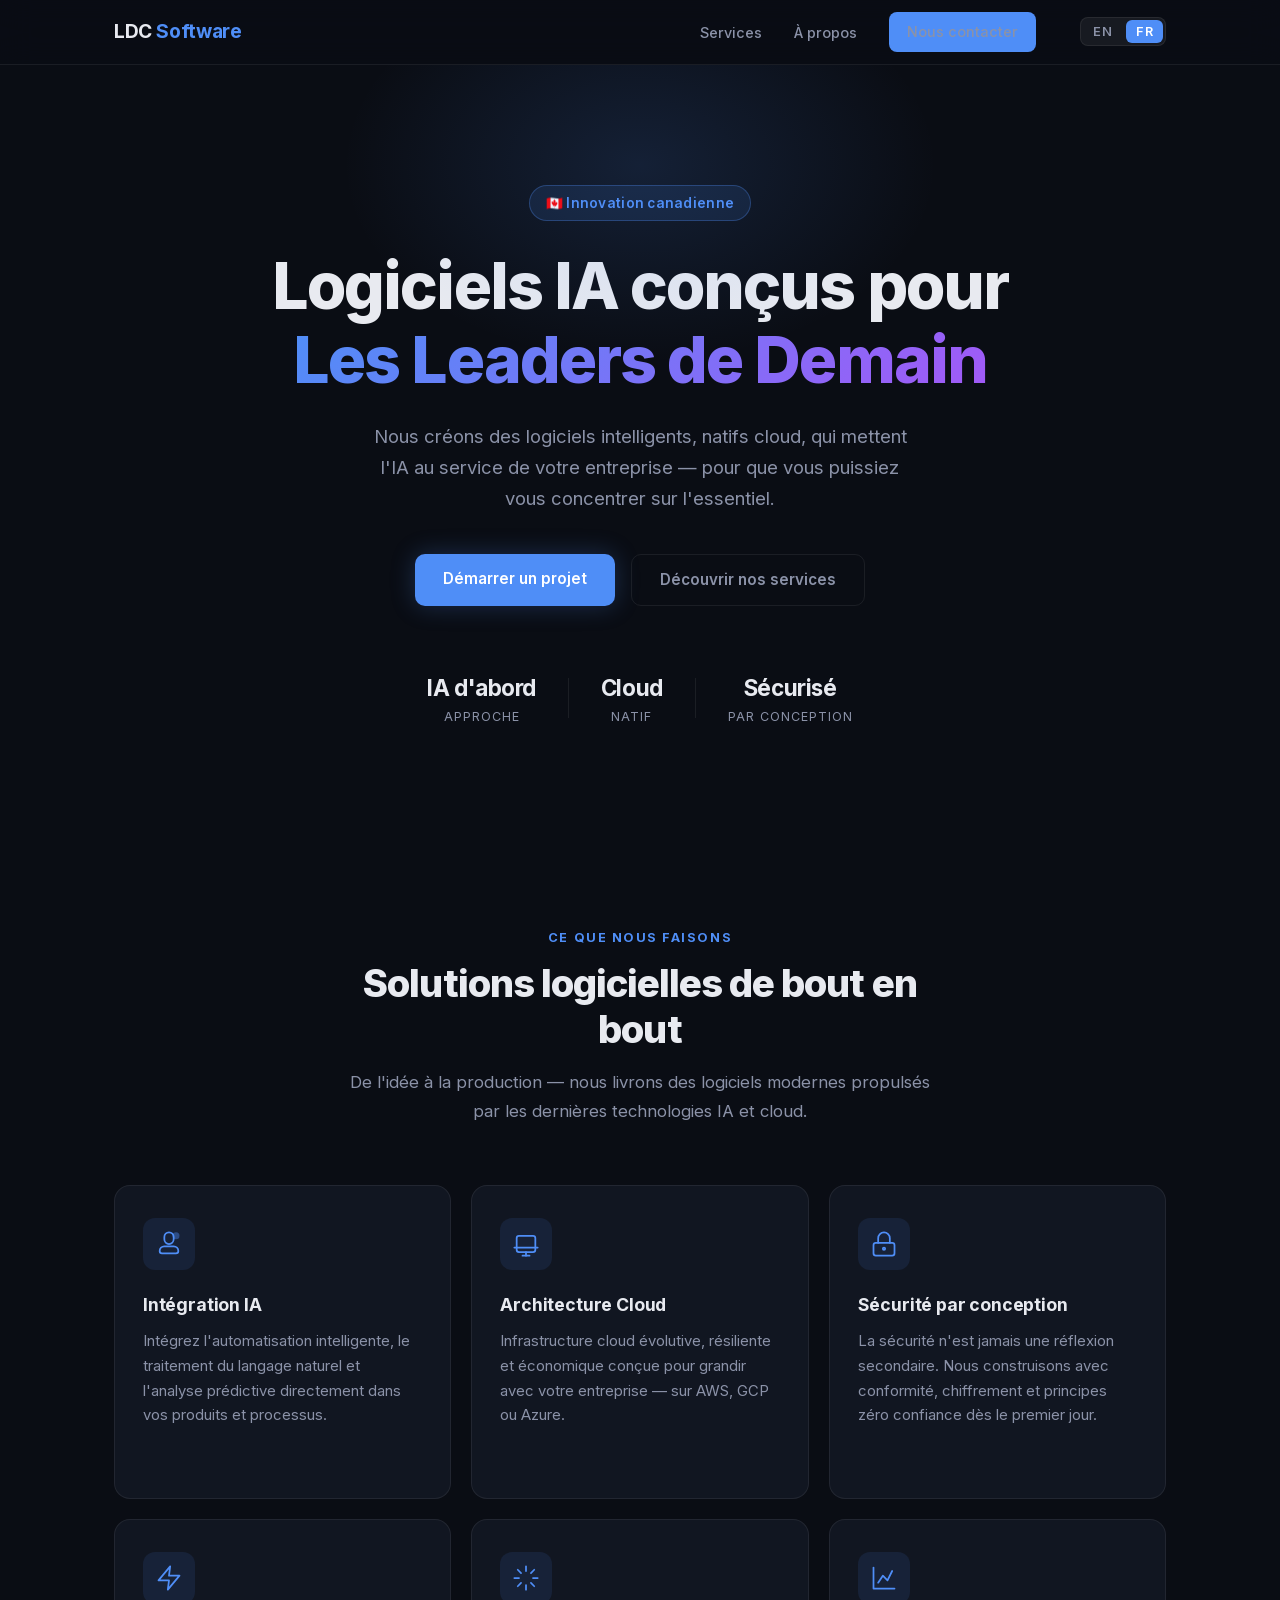
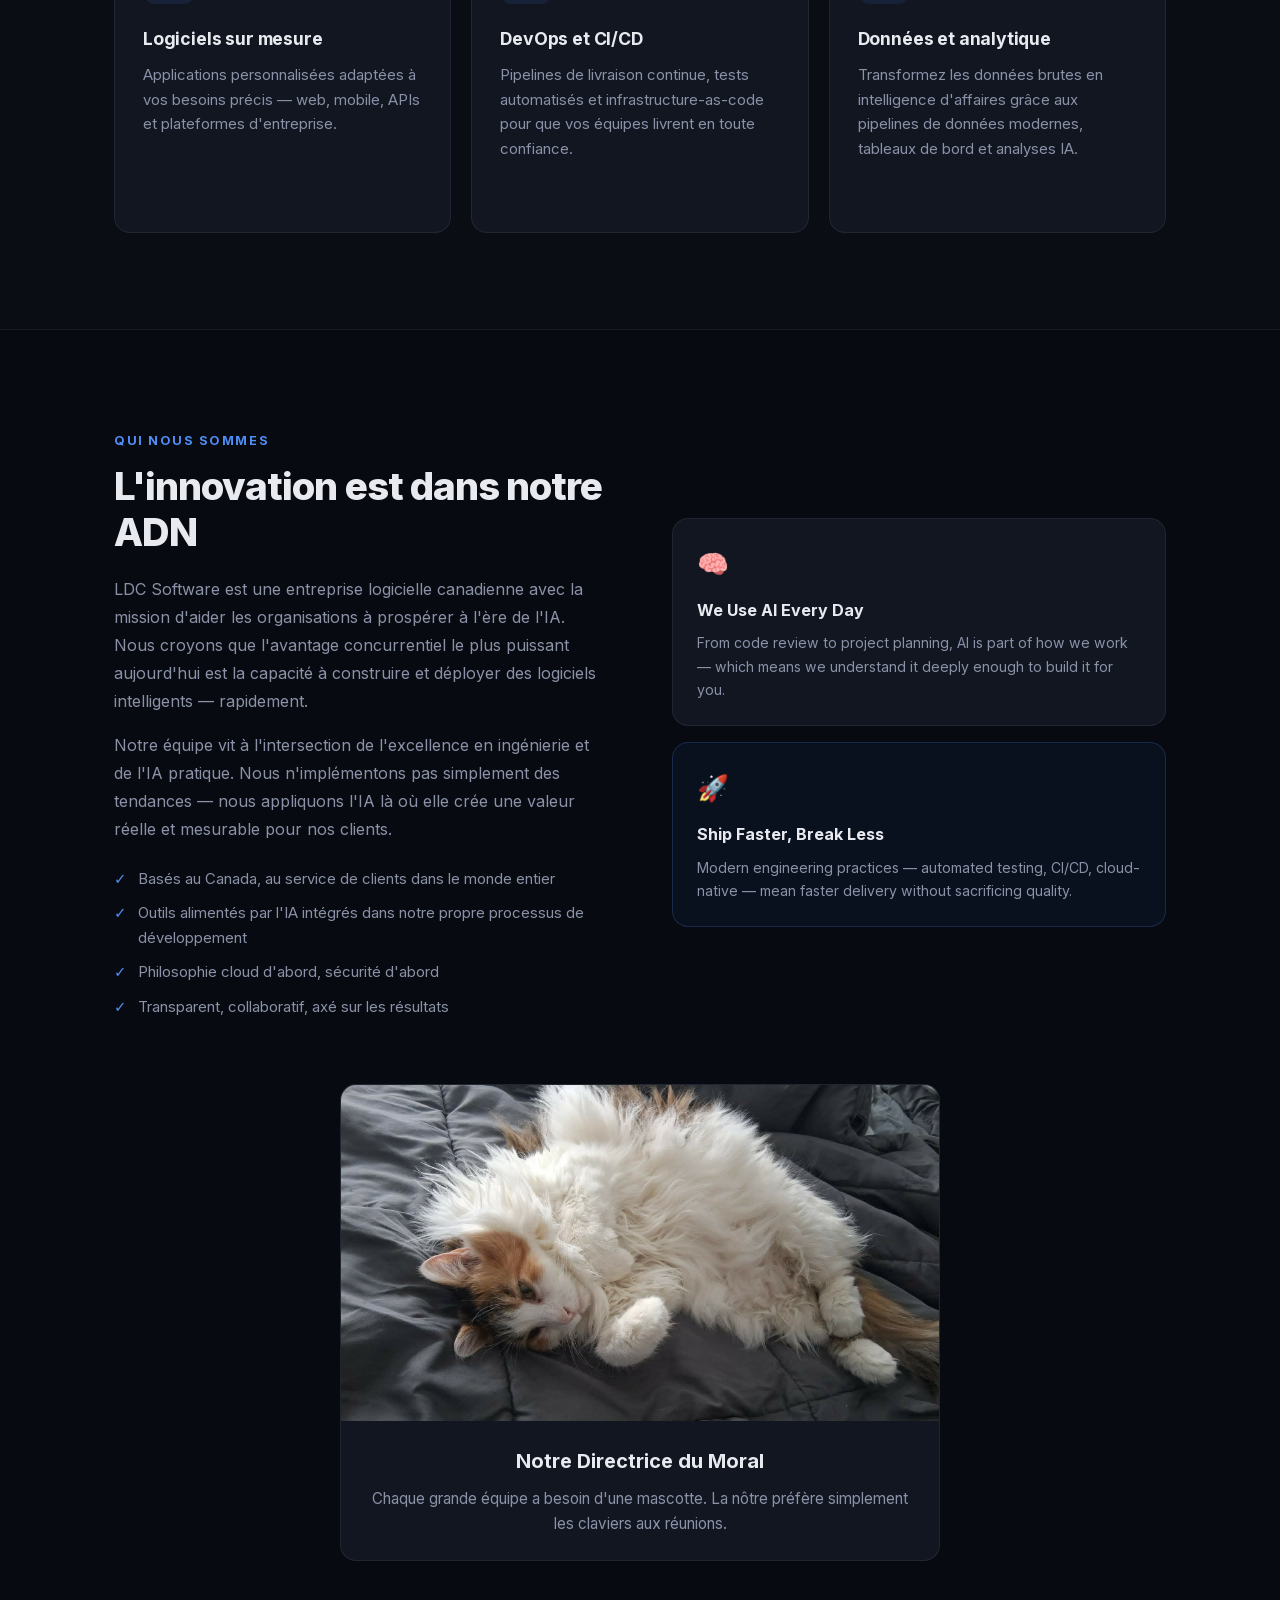
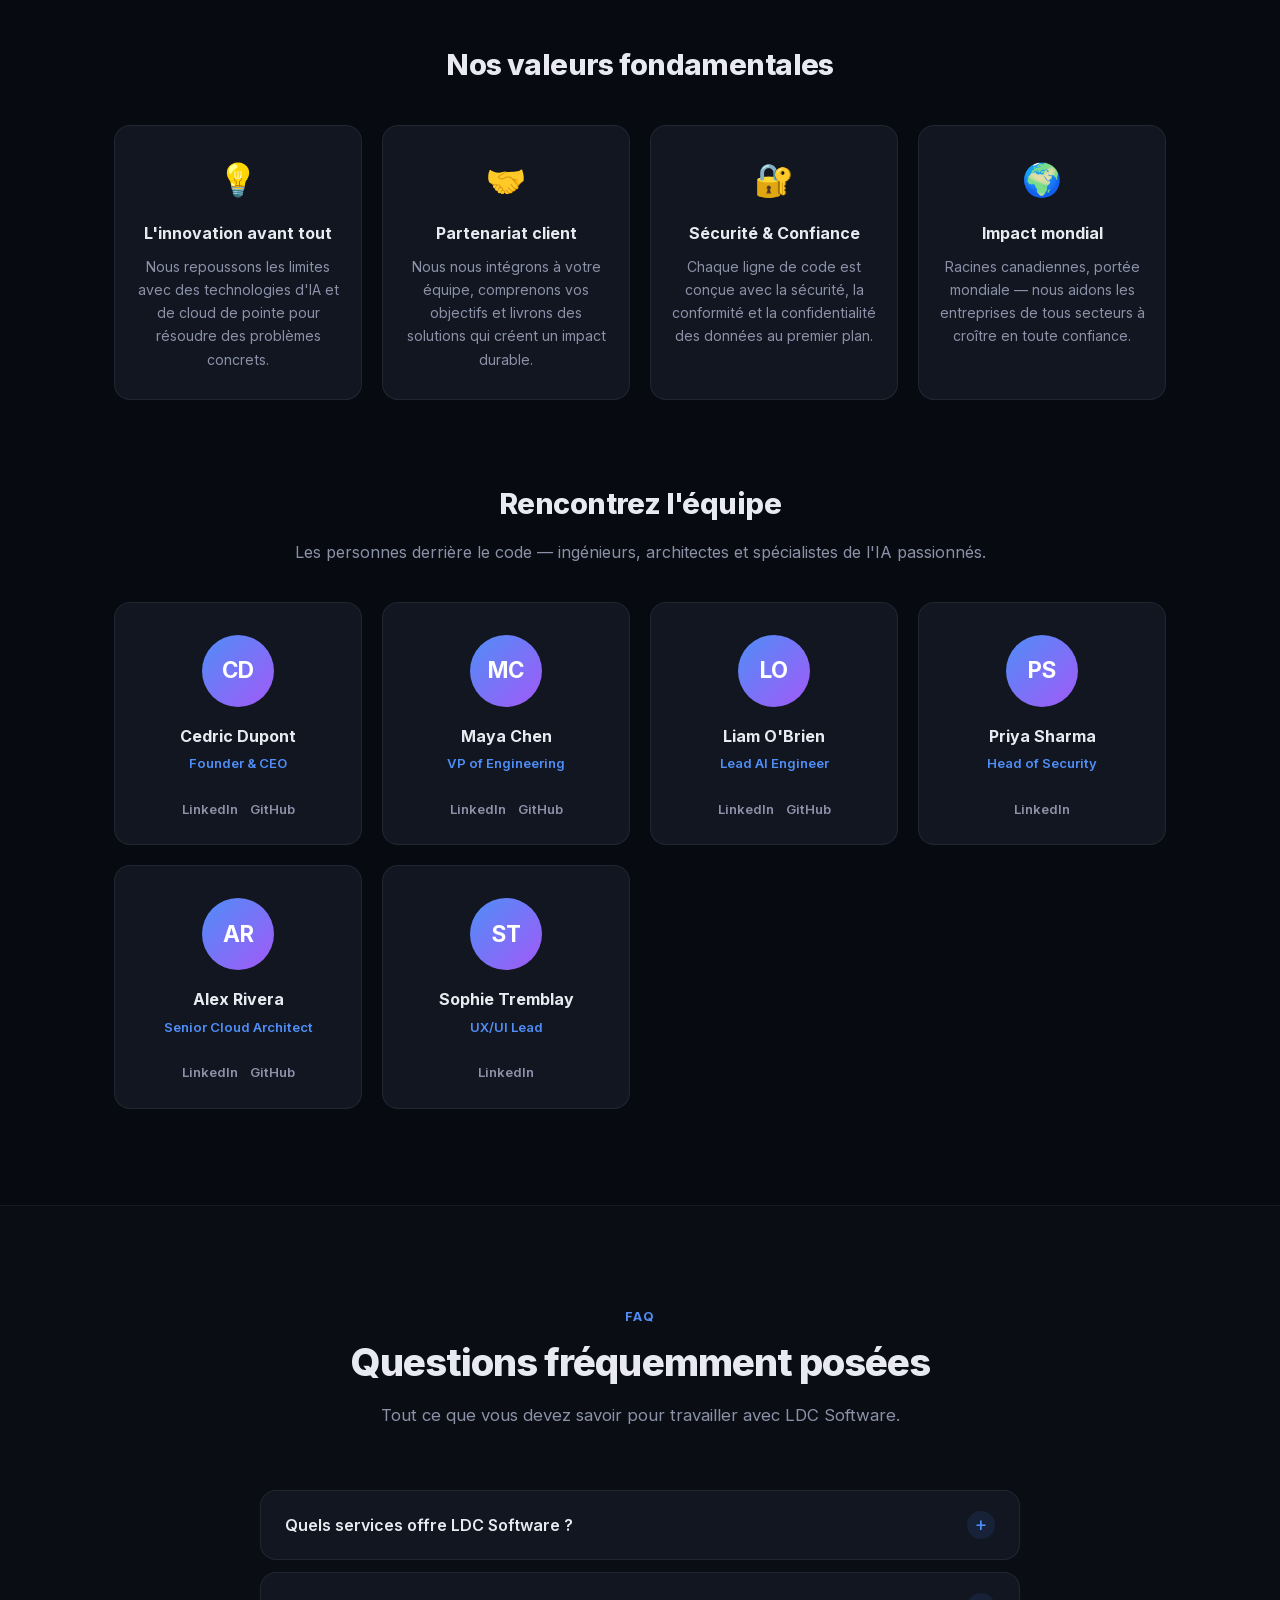
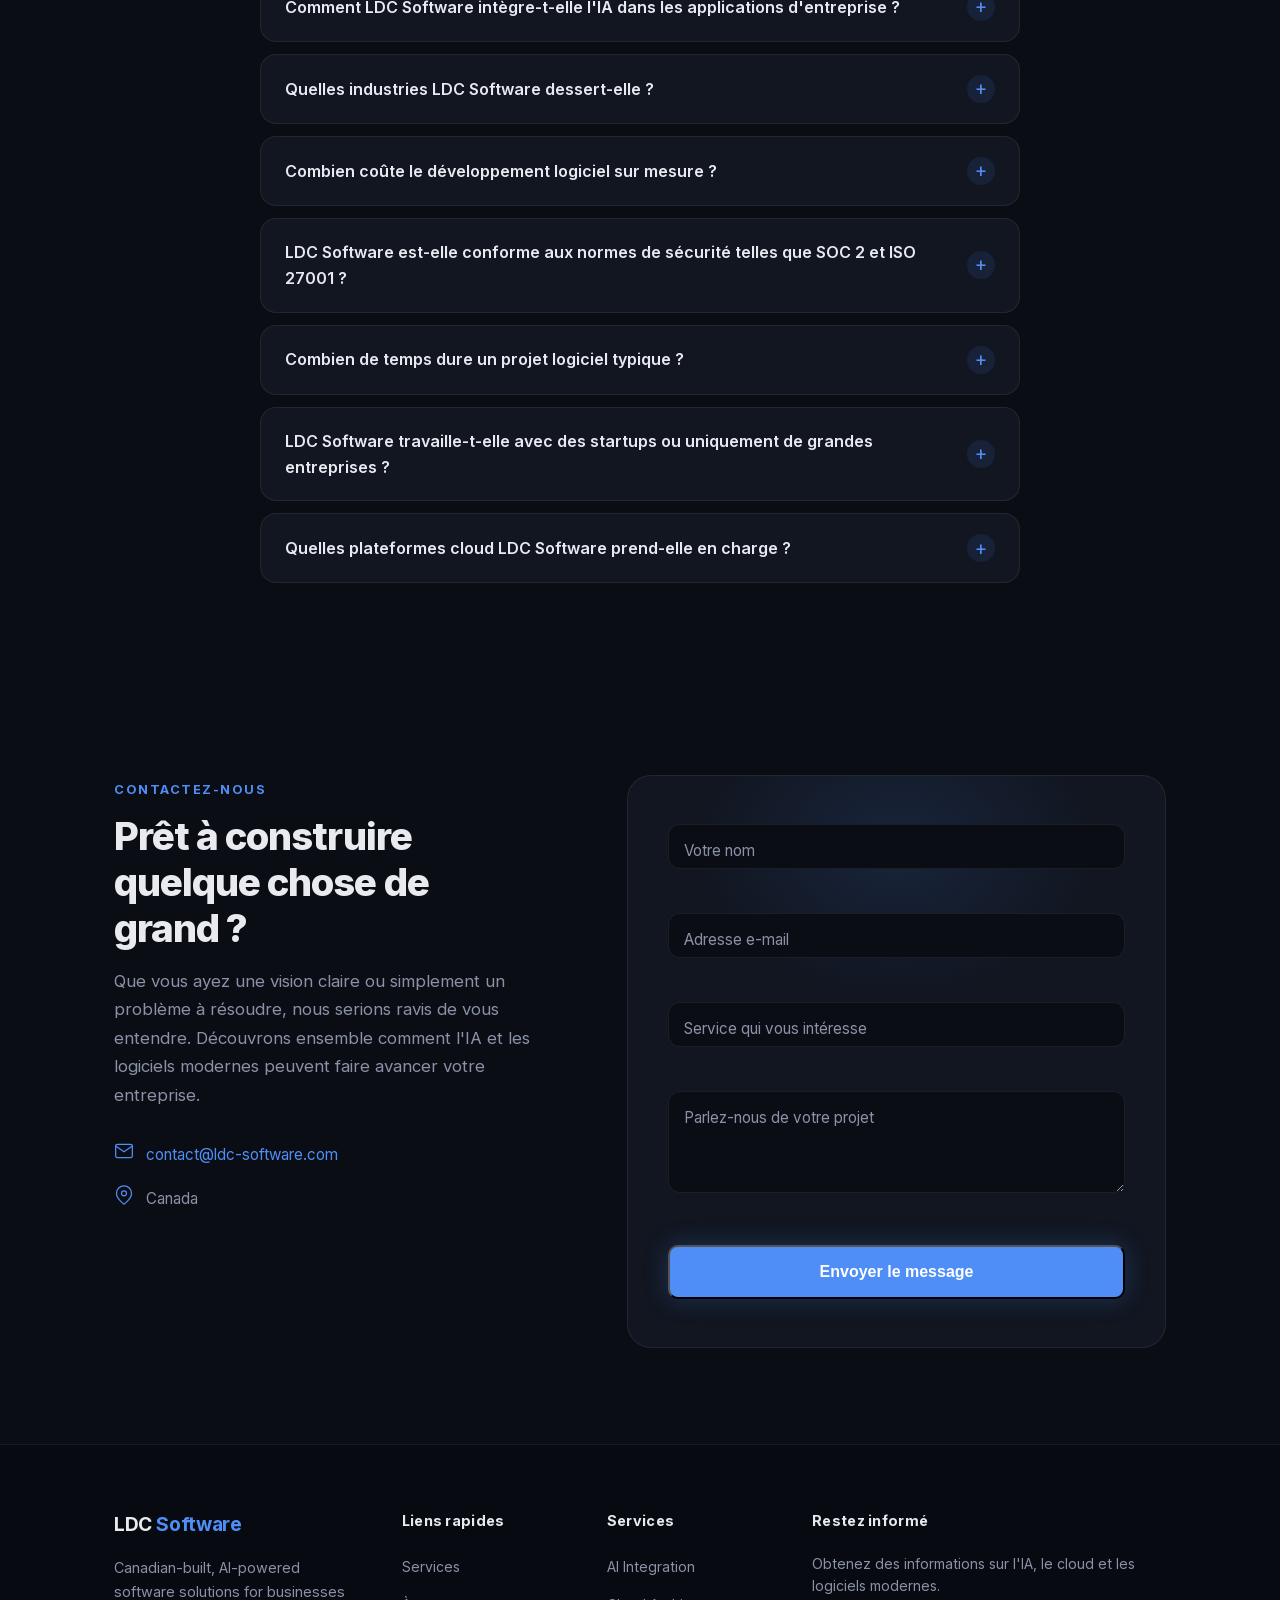
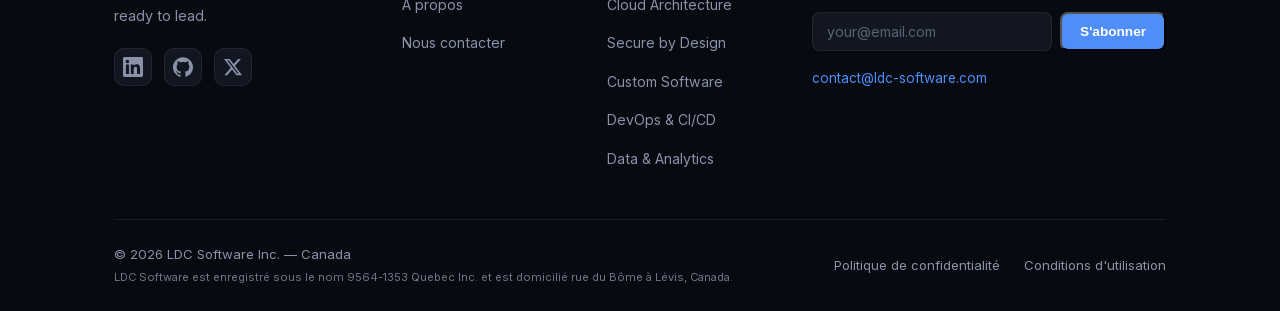
<file: fr/index.html>
<!DOCTYPE html>
<html lang="fr">
<head>
  <meta charset="UTF-8" />
  <meta name="viewport" content="width=device-width, initial-scale=1.0" />
  <meta name="description" content="LDC Software conçoit des logiciels IA et cloud natifs pour les entreprises canadiennes. Développement sur mesure, intégration IA et architecture cloud sécurisée." />
  <meta name="robots" content="index, follow" />
  <meta name="author" content="LDC Software Inc." />
  <meta name="theme-color" content="#0a0d14" />
  <title>LDC Software | Développement logiciel IA et cloud natif au Canada</title>

  <!-- Favicon & Touch Icons -->
  <link rel="icon" href="/favicon.ico" sizes="32x32" />
  <link rel="icon" type="image/svg+xml" href="data:image/svg+xml,%3Csvg xmlns='http://www.w3.org/2000/svg' viewBox='0 0 32 32'%3E%3Crect width='32' height='32' rx='6' fill='%230a0d14'/%3E%3Ctext x='4' y='23' font-family='system-ui,sans-serif' font-size='20' font-weight='800' fill='%234f8ef7'%3ELDC%3C/text%3E%3C/svg%3E" />
  <link rel="apple-touch-icon" href="/apple-touch-icon.png" />

  <!-- Canonical URL -->
  <link rel="canonical" href="https://www.ldc-software.com/fr/" />

  <!-- Hreflang: bilingual EN/FR -->
  <link rel="alternate" hreflang="en" href="https://www.ldc-software.com/" />
  <link rel="alternate" hreflang="fr" href="https://www.ldc-software.com/fr/" />
  <link rel="alternate" hreflang="x-default" href="https://www.ldc-software.com/" />

  <!-- Open Graph -->
  <meta property="og:type" content="website" />
  <meta property="og:title" content="LDC Software | Développement logiciel IA et cloud natif au Canada" />
  <meta property="og:description" content="Nous concevons des logiciels IA et cloud natifs pour les entreprises canadiennes — développement sur mesure, intégration IA et architecture cloud sécurisée." />
  <meta property="og:url" content="https://www.ldc-software.com/fr/" />
  <meta property="og:site_name" content="LDC Software" />
  <meta property="og:locale" content="fr_CA" />
  <meta property="og:image" content="https://www.ldc-software.com/og-image.png" />
  <meta property="og:image:width" content="1200" />
  <meta property="og:image:height" content="630" />
  <meta property="og:image:alt" content="LDC Software — AI &amp; cloud-native software development in Canada" />

  <!-- Twitter Card -->
  <meta name="twitter:card" content="summary_large_image" />
  <meta name="twitter:title" content="LDC Software | Développement logiciel IA et cloud natif au Canada" />
  <meta name="twitter:description" content="Nous concevons des logiciels IA et cloud natifs pour les entreprises canadiennes — développement sur mesure, intégration IA et architecture cloud sécurisée." />
  <meta name="twitter:image" content="https://www.ldc-software.com/og-image.png" />
  <meta name="twitter:image:alt" content="LDC Software — AI &amp; cloud-native software development in Canada" />
  <!-- Self-hosted Inter font (preload critical latin subset) -->
  <link rel="preload" href="/fonts/inter-latin.woff2" as="font" type="font/woff2" crossorigin />

  <!-- Preload critical JS -->
  <link rel="preload" href="/main.js?v=3" as="script" />

  <!-- JSON-LD Structured Data -->
  <script type="application/ld+json">
  {
    "@context": "https://schema.org",
    "@type": "Organization",
    "@id": "https://www.ldc-software.com/#organization",
    "name": "LDC Software Inc.",
    "url": "https://www.ldc-software.com",
    "logo": "https://www.ldc-software.com/logo.png",
    "description": "Canadian software company delivering innovative AI-powered, cloud-native software solutions for businesses.",
    "foundingDate": "2021",
    "foundingLocation": {
      "@type": "Place",
      "name": "Canada"
    },
    "contactPoint": {
      "@type": "ContactPoint",
      "email": "contact@ldc-software.com",
      "contactType": "customer service",
      "availableLanguage": ["English", "French"]
    },
    "sameAs": [],
    "areaServed": {
      "@type": "Country",
      "name": "Canada"
    },
    "knowsAbout": [
      "Artificial Intelligence",
      "Cloud Architecture",
      "Custom Software Development",
      "DevOps",
      "Data Analytics",
      "Cybersecurity"
    ]
  }
  </script>
  <script type="application/ld+json">
  {
    "@context": "https://schema.org",
    "@type": "WebSite",
    "name": "LDC Software",
    "url": "https://www.ldc-software.com",
    "description": "Innovative AI-powered software solutions for Canadian businesses and beyond.",
    "inLanguage": ["en", "fr"],
    "publisher": {
      "@type": "Organization",
      "name": "LDC Software Inc."
    }
  }
  </script>
  <script type="application/ld+json">
  {
    "@context": "https://schema.org",
    "@type": "ProfessionalService",
    "@id": "https://www.ldc-software.com/#professional-service",
    "name": "LDC Software Inc.",
    "url": "https://www.ldc-software.com",
    "logo": "https://www.ldc-software.com/logo.png",
    "image": "https://www.ldc-software.com/og-image.png",
    "description": "Canadian software company delivering innovative AI-powered, cloud-native software solutions for businesses.",
    "telephone": "",
    "email": "contact@ldc-software.com",
    "foundingDate": "2021",
    "areaServed": {
      "@type": "Country",
      "name": "Canada"
    },
    "hasOfferCatalog": {
      "@type": "OfferCatalog",
      "name": "Software Services",
      "itemListElement": [
        {
          "@type": "Service",
          "name": "AI Integration",
          "description": "Embed intelligent automation, natural language processing, and predictive analytics directly into your products and workflows.",
          "serviceType": "AI Integration",
          "provider": { "@id": "https://www.ldc-software.com/#organization" },
          "url": "https://www.ldc-software.com/services/ai-integration/"
        },
        {
          "@type": "Service",
          "name": "Cloud Architecture",
          "description": "Scalable, resilient, cost-efficient cloud infrastructure designed to grow with your business — on AWS, GCP, or Azure.",
          "serviceType": "Cloud Architecture",
          "provider": { "@id": "https://www.ldc-software.com/#organization" },
          "url": "https://www.ldc-software.com/services/cloud-architecture/"
        },
        {
          "@type": "Service",
          "name": "Secure by Design",
          "description": "Security is never an afterthought. We build with compliance, encryption, and zero-trust principles from day one.",
          "serviceType": "Cybersecurity Consulting",
          "provider": { "@id": "https://www.ldc-software.com/#organization" },
          "url": "https://www.ldc-software.com/services/secure-by-design/"
        },
        {
          "@type": "Service",
          "name": "Custom Software Development",
          "description": "Bespoke applications tailored to your exact needs — web, mobile, APIs, and enterprise platforms.",
          "serviceType": "Custom Software Development",
          "provider": { "@id": "https://www.ldc-software.com/#organization" },
          "url": "https://www.ldc-software.com/services/custom-software/"
        },
        {
          "@type": "Service",
          "name": "DevOps & CI/CD",
          "description": "Continuous delivery pipelines, automated testing, and infrastructure-as-code so your teams ship with confidence.",
          "serviceType": "DevOps",
          "provider": { "@id": "https://www.ldc-software.com/#organization" },
          "url": "https://www.ldc-software.com/services/devops-cicd/"
        },
        {
          "@type": "Service",
          "name": "Data & Analytics",
          "description": "Transform raw data into business intelligence with modern data pipelines, dashboards, and AI-driven insights.",
          "serviceType": "Data Analytics",
          "provider": { "@id": "https://www.ldc-software.com/#organization" },
          "url": "https://www.ldc-software.com/services/data-analytics/"
        }
      ]
    }
  }
  </script>

  <!-- FAQPage JSON-LD -->
  <script type="application/ld+json">
  {
    "@context": "https://schema.org",
    "@type": "FAQPage",
    "mainEntity": [
      {
        "@type": "Question",
        "name": "What services does LDC Software offer?",
        "acceptedAnswer": {
          "@type": "Answer",
          "text": "We offer end-to-end software solutions including AI integration, cloud architecture, custom software development, DevOps & CI/CD, cybersecurity consulting, and data analytics. Every engagement is tailored to your business goals."
        }
      },
      {
        "@type": "Question",
        "name": "How does LDC Software integrate AI into business applications?",
        "acceptedAnswer": {
          "@type": "Answer",
          "text": "We embed AI capabilities — such as natural language processing, predictive analytics, and intelligent automation — directly into your existing products and workflows. Our approach focuses on practical, measurable impact rather than buzzwords."
        }
      },
      {
        "@type": "Question",
        "name": "What industries does LDC Software serve?",
        "acceptedAnswer": {
          "@type": "Answer",
          "text": "We work across a range of industries including fintech, healthtech, logistics, e-commerce, and enterprise SaaS. Our cloud-native and security-first approach adapts to the unique requirements of each sector."
        }
      },
      {
        "@type": "Question",
        "name": "How much does custom software development cost?",
        "acceptedAnswer": {
          "@type": "Answer",
          "text": "Every project is different, so costs depend on scope, complexity, and timeline. We provide transparent estimates after an initial discovery session and work with you to find a plan that fits your budget — from MVPs to full enterprise platforms."
        }
      },
      {
        "@type": "Question",
        "name": "Is LDC Software compliant with security standards like SOC 2 and ISO 27001?",
        "acceptedAnswer": {
          "@type": "Answer",
          "text": "Yes. Security is built into everything we do. We are SOC 2 compliant and follow ISO 27001 practices. Our zero-trust architecture and encryption-first approach ensure your data and systems are protected from day one."
        }
      },
      {
        "@type": "Question",
        "name": "How long does a typical software project take?",
        "acceptedAnswer": {
          "@type": "Answer",
          "text": "Timelines vary by project scope. A focused MVP can be delivered in 4–8 weeks, while larger enterprise solutions may take several months. We use agile methodologies and CI/CD pipelines to deliver incremental value throughout the process."
        }
      },
      {
        "@type": "Question",
        "name": "Does LDC Software work with startups or only large enterprises?",
        "acceptedAnswer": {
          "@type": "Answer",
          "text": "We work with businesses of all sizes — from early-stage startups building their first product to established enterprises modernizing legacy systems. Our solutions scale with your growth."
        }
      },
      {
        "@type": "Question",
        "name": "What cloud platforms does LDC Software support?",
        "acceptedAnswer": {
          "@type": "Answer",
          "text": "We design and deploy on AWS, Google Cloud Platform (GCP), and Microsoft Azure. As an AWS Advanced Technology Partner, we bring deep expertise in building scalable, cost-efficient cloud infrastructure on all major providers."
        }
      }
    ]
  }
  </script>

  <!-- Critical CSS (above-the-fold) -->
  <style>
    *, *::before, *::after { box-sizing: border-box; margin: 0; padding: 0; }
    :root {
      --bg: #0a0d14; --bg-card: #111621; --bg-dark: #070a10;
      --border: rgba(255,255,255,0.07); --text: #e8eaf0; --text-muted: #8b92a8;
      --accent: #4f8ef7; --accent-2: #a259f7; --accent-glow: rgba(79,142,247,0.25);
      --radius: 16px; --font: 'Inter', system-ui, sans-serif;
    }
    html { scroll-behavior: smooth; }
    body {
      background: var(--bg); color: var(--text); font-family: var(--font);
      font-size: 16px; line-height: 1.65; -webkit-font-smoothing: antialiased;
    }
    .container { max-width: 1100px; margin: 0 auto; padding: 0 24px; }
    .nav {
      position: sticky; top: 0; z-index: 100; backdrop-filter: blur(16px);
      background: rgba(10,13,20,0.85); border-bottom: 1px solid var(--border);
      transition: background 0.3s, box-shadow 0.3s;
    }
    .nav-inner { display: flex; align-items: center; justify-content: space-between; height: 64px; }
    .logo { font-size: 1.2rem; font-weight: 700; color: var(--text); text-decoration: none; letter-spacing: -0.02em; }
    .logo span { color: var(--accent); }
    .nav-links { list-style: none; display: flex; align-items: center; gap: 32px; }
    .nav-links a { color: var(--text-muted); text-decoration: none; font-size: 0.9rem; font-weight: 500; transition: color 0.2s; }
    .nav-hamburger { display: none; }
    .btn {
      display: inline-block; padding: 12px 28px; border-radius: 10px;
      font-size: 0.95rem; font-weight: 600; text-decoration: none; transition: all 0.2s; cursor: pointer;
    }
    .btn-sm { padding: 8px 18px; font-size: 0.85rem; border-radius: 8px; background: var(--accent); color: #fff; }
    .btn-primary { background: var(--accent); color: #fff; box-shadow: 0 0 24px var(--accent-glow); }
    .btn-ghost { background: transparent; color: var(--text-muted); border: 1px solid var(--border); }
    .hero { position: relative; padding: 120px 0 100px; text-align: center; overflow: hidden; }
    .hero-glow {
      position: absolute; top: -100px; left: 50%; transform: translateX(-50%);
      width: 600px; height: 400px;
      background: radial-gradient(ellipse, rgba(79,142,247,0.15) 0%, transparent 70%); pointer-events: none;
    }
    .hero-badge {
      display: inline-block; background: rgba(79,142,247,0.12); border: 1px solid rgba(79,142,247,0.3);
      color: var(--accent); padding: 6px 16px; border-radius: 999px;
      font-size: 0.85rem; font-weight: 600; margin-bottom: 28px;
    }
    .hero-title { font-size: clamp(2.4rem, 5vw, 4rem); font-weight: 800; line-height: 1.15; letter-spacing: -0.03em; margin-bottom: 24px; }
    .gradient-text {
      background: linear-gradient(135deg, var(--accent), var(--accent-2));
      -webkit-background-clip: text; -webkit-text-fill-color: transparent; background-clip: text;
    }
    .hero-subtitle { color: var(--text-muted); font-size: 1.15rem; max-width: 560px; margin: 0 auto 40px; line-height: 1.7; }
    .hero-actions { display: flex; justify-content: center; gap: 16px; flex-wrap: wrap; margin-bottom: 64px; }
    .hero-stats { display: flex; justify-content: center; align-items: center; gap: 32px; flex-wrap: wrap; }
    .stat { display: flex; flex-direction: column; align-items: center; }
    .stat-number { font-size: 1.4rem; font-weight: 700; color: var(--text); letter-spacing: -0.02em; }
    .stat-label { font-size: 0.78rem; color: var(--text-muted); text-transform: uppercase; letter-spacing: 0.08em; }
    .stat-divider { width: 1px; height: 40px; background: var(--border); }
    .lang-toggle { display: flex; gap: 4px; background: rgba(255,255,255,0.05); border-radius: 8px; padding: 3px; }
    .lang-btn { background: transparent; border: none; color: var(--text-muted); padding: 4px 10px; border-radius: 6px; font-size: 0.8rem; font-weight: 600; cursor: pointer; }
    .lang-btn.active { background: var(--accent); color: #fff; }
    .skip-link {
      position: absolute; left: -9999px; top: auto; width: 1px; height: 1px; overflow: hidden;
      background: var(--accent); color: #fff; padding: 12px 24px; border-radius: 0 0 8px 0;
      font-size: 0.9rem; font-weight: 600; text-decoration: none; z-index: 9999;
    }
    .skip-link:focus { position: fixed; left: 0; top: 0; width: auto; height: auto; overflow: visible; }
  </style>

  <!-- Defer non-critical CSS -->
  <link rel="stylesheet" href="/styles.css" media="print" onload="this.media='all'" />
  <noscript><link rel="stylesheet" href="/styles.css" /></noscript>
</head>
<body>

  <!-- Skip to main content (accessibility) -->
  <a href="#main-content" class="skip-link">Skip to main content</a>

  <!-- Navigation -->
  <nav class="nav" id="main-nav">
    <div class="container nav-inner">
      <a href="#" class="logo" id="logo-home" aria-label="LDC Software — scroll to top">LDC <span>Software</span></a>
      <button class="nav-hamburger" id="nav-hamburger" aria-label="Open navigation menu" aria-expanded="false" aria-controls="nav-menu">
        <span class="hamburger-line"></span>
        <span class="hamburger-line"></span>
        <span class="hamburger-line"></span>
      </button>
      <ul class="nav-links" id="nav-menu" role="list">
        <li><a href="#services" class="nav-link" data-section="services" data-i18n="nav_services">Services</a></li>
        <li><a href="#about" class="nav-link" data-section="about" data-i18n="nav_about">À propos</a></li>
        <li><a href="#contact" class="btn btn-sm" data-i18n="nav_contact">Nous contacter</a></li>
        <li>
          <div class="lang-toggle" role="radiogroup" aria-label="Language">
            <button class="lang-btn" data-lang="en" role="radio" aria-checked="false">EN</button>
            <button class="lang-btn active" data-lang="fr" role="radio" aria-checked="true">FR</button>
          </div>
        </li>
      </ul>
    </div>
  </nav>

  <main id="main-content">
  <!-- Hero -->
  <section class="hero">
    <div class="container">
      <div class="hero-badge" data-i18n="hero_badge">🇨🇦 Innovation canadienne</div>
      <h1 class="hero-title" data-i18n="hero_title_html">Logiciels IA conçus pour<br /><span class="gradient-text">Les Leaders de Demain</span></h1>
      <p class="hero-subtitle" data-i18n="hero_subtitle">Nous créons des logiciels intelligents, natifs cloud, qui mettent l'IA au service de votre entreprise — pour que vous puissiez vous concentrer sur l'essentiel.</p>
      <div class="hero-actions">
        <a href="#contact" class="btn btn-primary" data-i18n="hero_cta_1">Démarrer un projet</a>
        <a href="#services" class="btn btn-ghost" data-i18n="hero_cta_2">Découvrir nos services</a>
      </div>
      <div class="hero-stats">
        <div class="stat">
          <span class="stat-number" data-i18n="hero_stat1_num">IA d'abord</span>
          <span class="stat-label" data-i18n="hero_stat1_label">Approche</span>
        </div>
        <div class="stat-divider"></div>
        <div class="stat">
          <span class="stat-number" data-i18n="hero_stat2_num">Cloud</span>
          <span class="stat-label" data-i18n="hero_stat2_label">Natif</span>
        </div>
        <div class="stat-divider"></div>
        <div class="stat">
          <span class="stat-number" data-i18n="hero_stat3_num">Sécurisé</span>
          <span class="stat-label" data-i18n="hero_stat3_label">Par conception</span>
        </div>
      </div>
    </div>
    <div class="hero-glow"></div>
  </section>

  <!-- Services -->
  <section class="section" id="services">
    <div class="container">
      <div class="section-header">
        <span class="section-tag" data-i18n="services_tag">Ce que nous faisons</span>
        <h2 class="section-title" data-i18n="services_title">Solutions logicielles de bout en bout</h2>
        <p class="section-desc" data-i18n="services_desc">De l'idée à la production — nous livrons des logiciels modernes propulsés par les dernières technologies IA et cloud.</p>
      </div>

      <div class="services-grid">
        <a href="/services/ai-integration/" class="service-card reveal-on-scroll" aria-label="AI Integration — learn more">
          <div class="service-icon" aria-hidden="true">
            <svg width="28" height="28" viewBox="0 0 24 24" fill="none" stroke="currentColor" stroke-width="1.5" stroke-linecap="round" stroke-linejoin="round">
              <path d="M12 2a4 4 0 0 1 4 4v2a4 4 0 0 1-8 0V6a4 4 0 0 1 4-4z"/>
              <path d="M16 14H8a4 4 0 0 0-4 4v0a2 2 0 0 0 2 2h12a2 2 0 0 0 2-2v0a4 4 0 0 0-4-4z"/>
              <circle cx="18" cy="5" r="3" fill="currentColor" stroke="none" opacity="0.4"/>
            </svg>
          </div>
          <h3 class="service-title" data-i18n="svc1_title">Intégration IA</h3>
          <p class="service-desc" data-i18n="svc1_desc">Intégrez l'automatisation intelligente, le traitement du langage naturel et l'analyse prédictive directement dans vos produits et processus.</p>
          <span class="service-link" data-i18n="svc_learn_html">En savoir plus <span aria-hidden="true">→</span></span>
        </a>
        <a href="/services/cloud-architecture/" class="service-card reveal-on-scroll" aria-label="Cloud Architecture — learn more">
          <div class="service-icon" aria-hidden="true">
            <svg width="28" height="28" viewBox="0 0 24 24" fill="none" stroke="currentColor" stroke-width="1.5" stroke-linecap="round" stroke-linejoin="round">
              <path d="M6 19a2 2 0 0 1-2-2V7a2 2 0 0 1 2-2h12a2 2 0 0 1 2 2v10a2 2 0 0 1-2 2H6z"/>
              <path d="M2 15h20"/>
              <path d="M9 22h6"/>
              <path d="M12 19v3"/>
            </svg>
          </div>
          <h3 class="service-title" data-i18n="svc2_title">Architecture Cloud</h3>
          <p class="service-desc" data-i18n="svc2_desc">Infrastructure cloud évolutive, résiliente et économique conçue pour grandir avec votre entreprise — sur AWS, GCP ou Azure.</p>
          <span class="service-link" data-i18n="svc_learn_html">En savoir plus <span aria-hidden="true">→</span></span>
        </a>
        <a href="/services/secure-by-design/" class="service-card reveal-on-scroll" aria-label="Secure by Design — learn more">
          <div class="service-icon" aria-hidden="true">
            <svg width="28" height="28" viewBox="0 0 24 24" fill="none" stroke="currentColor" stroke-width="1.5" stroke-linecap="round" stroke-linejoin="round">
              <rect x="3" y="11" width="18" height="11" rx="2"/>
              <path d="M7 11V7a5 5 0 0 1 10 0v4"/>
              <circle cx="12" cy="16" r="1"/>
            </svg>
          </div>
          <h3 class="service-title" data-i18n="svc3_title">Sécurité par conception</h3>
          <p class="service-desc" data-i18n="svc3_desc">La sécurité n'est jamais une réflexion secondaire. Nous construisons avec conformité, chiffrement et principes zéro confiance dès le premier jour.</p>
          <span class="service-link" data-i18n="svc_learn_html">En savoir plus <span aria-hidden="true">→</span></span>
        </a>
        <a href="/services/custom-software/" class="service-card reveal-on-scroll" aria-label="Custom Software — learn more">
          <div class="service-icon" aria-hidden="true">
            <svg width="28" height="28" viewBox="0 0 24 24" fill="none" stroke="currentColor" stroke-width="1.5" stroke-linecap="round" stroke-linejoin="round">
              <path d="M13 2L3 14h9l-1 8 10-12h-9l1-8z"/>
            </svg>
          </div>
          <h3 class="service-title" data-i18n="svc4_title">Logiciels sur mesure</h3>
          <p class="service-desc" data-i18n="svc4_desc">Applications personnalisées adaptées à vos besoins précis — web, mobile, APIs et plateformes d'entreprise.</p>
          <span class="service-link" data-i18n="svc_learn_html">En savoir plus <span aria-hidden="true">→</span></span>
        </a>
        <a href="/services/devops-cicd/" class="service-card reveal-on-scroll" aria-label="DevOps and CI/CD — learn more">
          <div class="service-icon" aria-hidden="true">
            <svg width="28" height="28" viewBox="0 0 24 24" fill="none" stroke="currentColor" stroke-width="1.5" stroke-linecap="round" stroke-linejoin="round">
              <path d="M12 2v4M12 18v4M4.93 4.93l2.83 2.83M16.24 16.24l2.83 2.83M2 12h4M18 12h4M4.93 19.07l2.83-2.83M16.24 7.76l2.83-2.83"/>
            </svg>
          </div>
          <h3 class="service-title" data-i18n="svc5_title">DevOps et CI/CD</h3>
          <p class="service-desc" data-i18n="svc5_desc">Pipelines de livraison continue, tests automatisés et infrastructure-as-code pour que vos équipes livrent en toute confiance.</p>
          <span class="service-link" data-i18n="svc_learn_html">En savoir plus <span aria-hidden="true">→</span></span>
        </a>
        <a href="/services/data-analytics/" class="service-card reveal-on-scroll" aria-label="Data and Analytics — learn more">
          <div class="service-icon" aria-hidden="true">
            <svg width="28" height="28" viewBox="0 0 24 24" fill="none" stroke="currentColor" stroke-width="1.5" stroke-linecap="round" stroke-linejoin="round">
              <path d="M3 3v18h18"/>
              <path d="M7 16l4-6 4 4 4-8"/>
            </svg>
          </div>
          <h3 class="service-title" data-i18n="svc6_title">Données et analytique</h3>
          <p class="service-desc" data-i18n="svc6_desc">Transformez les données brutes en intelligence d'affaires grâce aux pipelines de données modernes, tableaux de bord et analyses IA.</p>
          <span class="service-link" data-i18n="svc_learn_html">En savoir plus <span aria-hidden="true">→</span></span>
        </a>
      </div>
    </div>
  </section>

  <!-- About -->
  <section class="section section-dark" id="about">
    <div class="container">
      <!-- Story & Mission -->
      <div class="about-grid">
        <div class="about-content">
          <span class="section-tag" data-i18n="about_tag">Qui nous sommes</span>
          <h2 class="section-title" data-i18n="about_title">L'innovation est dans notre ADN</h2>
          <p data-i18n="about_p1">LDC Software est une entreprise logicielle canadienne avec la mission d'aider les organisations à prospérer à l'ère de l'IA. Nous croyons que l'avantage concurrentiel le plus puissant aujourd'hui est la capacité à construire et déployer des logiciels intelligents — rapidement.</p>
          <p data-i18n="about_p2">Notre équipe vit à l'intersection de l'excellence en ingénierie et de l'IA pratique. Nous n'implémentons pas simplement des tendances — nous appliquons l'IA là où elle crée une valeur réelle et mesurable pour nos clients.</p>
          <ul class="check-list">
            <li data-i18n="about_li1">Basés au Canada, au service de clients dans le monde entier</li>
            <li data-i18n="about_li2">Outils alimentés par l'IA intégrés dans notre propre processus de développement</li>
            <li data-i18n="about_li3">Philosophie cloud d'abord, sécurité d'abord</li>
            <li data-i18n="about_li4">Transparent, collaboratif, axé sur les résultats</li>
          </ul>
        </div>
        <div class="about-visual">
          <div class="visual-card">
            <div class="visual-icon">🧠</div>
            <p class="visual-title">We Use AI Every Day</p>
            <p class="visual-desc">From code review to project planning, AI is part of how we work — which means we understand it deeply enough to build it for you.</p>
          </div>
          <div class="visual-card visual-card-accent">
            <div class="visual-icon">🚀</div>
            <p class="visual-title">Ship Faster, Break Less</p>
            <p class="visual-desc">Modern engineering practices — automated testing, CI/CD, cloud-native — mean faster delivery without sacrificing quality.</p>
          </div>
        </div>
      </div>

      <!-- Office Cat — Our Mascot -->
      <div class="office-cat-section reveal-on-scroll">
        <div class="office-cat-card">
          <img
            src="/assets/office-cat.jpg"
            alt="A cat sitting on an office desk next to a laptop — our unofficial office mascot"
            class="office-cat-img"
            loading="lazy"
            width="1920"
            height="1080"
          />
          <div class="office-cat-caption">
            <p class="office-cat-title" data-i18n="cat_title">Notre Directrice du Moral</p>
            <p class="office-cat-desc" data-i18n="cat_desc">Chaque grande équipe a besoin d'une mascotte. La nôtre préfère simplement les claviers aux réunions.</p>
          </div>
        </div>
      </div>

      <!-- Company Values -->
      <div class="values-section" aria-label="Our values">
        <h3 class="values-heading" data-i18n="values_heading">Nos valeurs fondamentales</h3>
        <div class="values-grid">
          <div class="value-card reveal-on-scroll">
            <div class="value-icon">💡</div>
            <h4 class="value-title" data-i18n="value1_title">L'innovation avant tout</h4>
            <p class="value-desc" data-i18n="value1_desc">Nous repoussons les limites avec des technologies d'IA et de cloud de pointe pour résoudre des problèmes concrets.</p>
          </div>
          <div class="value-card reveal-on-scroll">
            <div class="value-icon">🤝</div>
            <h4 class="value-title" data-i18n="value2_title">Partenariat client</h4>
            <p class="value-desc" data-i18n="value2_desc">Nous nous intégrons à votre équipe, comprenons vos objectifs et livrons des solutions qui créent un impact durable.</p>
          </div>
          <div class="value-card reveal-on-scroll">
            <div class="value-icon">🔐</div>
            <h4 class="value-title" data-i18n="value3_title">Sécurité & Confiance</h4>
            <p class="value-desc" data-i18n="value3_desc">Chaque ligne de code est conçue avec la sécurité, la conformité et la confidentialité des données au premier plan.</p>
          </div>
          <div class="value-card reveal-on-scroll">
            <div class="value-icon">🌍</div>
            <h4 class="value-title" data-i18n="value4_title">Impact mondial</h4>
            <p class="value-desc" data-i18n="value4_desc">Racines canadiennes, portée mondiale — nous aidons les entreprises de tous secteurs à croître en toute confiance.</p>
          </div>
        </div>
      </div>

      <!-- Team Grid -->
      <div class="team-section" aria-label="Our team">
        <h3 class="team-heading" data-i18n="team_heading">Rencontrez l'équipe</h3>
        <p class="team-subtitle" data-i18n="team_subtitle">Les personnes derrière le code — ingénieurs, architectes et spécialistes de l'IA passionnés.</p>
        <div class="team-grid" id="team-grid">
          <!-- Rendered by JS from data -->
        </div>
      </div>
    </div>
  </section>

  <!-- FAQ -->
  <section class="section" id="faq">
    <div class="container">
      <div class="section-header">
        <span class="section-tag" data-i18n="faq_tag">FAQ</span>
        <h2 class="section-title" data-i18n="faq_title">Questions fréquemment posées</h2>
        <p class="section-desc" data-i18n="faq_desc">Tout ce que vous devez savoir pour travailler avec LDC Software.</p>
      </div>

      <div class="faq-list" itemscope itemtype="https://schema.org/FAQPage">
        <details class="faq-item reveal-on-scroll" itemscope itemprop="mainEntity" itemtype="https://schema.org/Question">
          <summary class="faq-question" itemprop="name" data-i18n="faq_q1">Quels services offre LDC Software ?</summary>
          <div class="faq-answer" itemscope itemprop="acceptedAnswer" itemtype="https://schema.org/Answer">
            <p itemprop="text" data-i18n="faq_a1">Nous offrons des solutions logicielles de bout en bout, incluant l'intégration IA, l'architecture cloud, le développement logiciel sur mesure, le DevOps et CI/CD, le conseil en cybersécurité, et l'analytique de données. Chaque engagement est adapté à vos objectifs d'affaires.</p>
          </div>
        </details>

        <details class="faq-item reveal-on-scroll" itemscope itemprop="mainEntity" itemtype="https://schema.org/Question">
          <summary class="faq-question" itemprop="name" data-i18n="faq_q2">Comment LDC Software intègre-t-elle l'IA dans les applications d'entreprise ?</summary>
          <div class="faq-answer" itemscope itemprop="acceptedAnswer" itemtype="https://schema.org/Answer">
            <p itemprop="text" data-i18n="faq_a2">Nous intégrons des capacités d'IA — telles que le traitement du langage naturel, l'analyse prédictive et l'automatisation intelligente — directement dans vos produits et processus existants. Notre approche se concentre sur un impact pratique et mesurable plutôt que sur des mots à la mode.</p>
          </div>
        </details>

        <details class="faq-item reveal-on-scroll" itemscope itemprop="mainEntity" itemtype="https://schema.org/Question">
          <summary class="faq-question" itemprop="name" data-i18n="faq_q3">Quelles industries LDC Software dessert-elle ?</summary>
          <div class="faq-answer" itemscope itemprop="acceptedAnswer" itemtype="https://schema.org/Answer">
            <p itemprop="text" data-i18n="faq_a3">Nous travaillons dans plusieurs secteurs, incluant la fintech, les technologies de la santé, la logistique, le commerce électronique et le SaaS d'entreprise. Notre approche cloud natif et sécurité d'abord s'adapte aux exigences uniques de chaque secteur.</p>
          </div>
        </details>

        <details class="faq-item reveal-on-scroll" itemscope itemprop="mainEntity" itemtype="https://schema.org/Question">
          <summary class="faq-question" itemprop="name" data-i18n="faq_q4">Combien coûte le développement logiciel sur mesure ?</summary>
          <div class="faq-answer" itemscope itemprop="acceptedAnswer" itemtype="https://schema.org/Answer">
            <p itemprop="text" data-i18n="faq_a4">Chaque projet est différent, les coûts dépendent donc de la portée, de la complexité et du calendrier. Nous fournissons des estimations transparentes après une session de découverte initiale et travaillons avec vous pour trouver un plan adapté à votre budget — des MVP aux plateformes d'entreprise complètes.</p>
          </div>
        </details>

        <details class="faq-item reveal-on-scroll" itemscope itemprop="mainEntity" itemtype="https://schema.org/Question">
          <summary class="faq-question" itemprop="name" data-i18n="faq_q5">LDC Software est-elle conforme aux normes de sécurité telles que SOC 2 et ISO 27001 ?</summary>
          <div class="faq-answer" itemscope itemprop="acceptedAnswer" itemtype="https://schema.org/Answer">
            <p itemprop="text" data-i18n="faq_a5">Oui. La sécurité est intégrée dans tout ce que nous faisons. Nous sommes conformes SOC 2 et suivons les pratiques ISO 27001. Notre architecture zéro confiance et notre approche chiffrement d'abord garantissent que vos données et systèmes sont protégés dès le premier jour.</p>
          </div>
        </details>

        <details class="faq-item reveal-on-scroll" itemscope itemprop="mainEntity" itemtype="https://schema.org/Question">
          <summary class="faq-question" itemprop="name" data-i18n="faq_q6">Combien de temps dure un projet logiciel typique ?</summary>
          <div class="faq-answer" itemscope itemprop="acceptedAnswer" itemtype="https://schema.org/Answer">
            <p itemprop="text" data-i18n="faq_a6">Les délais varient selon la portée du projet. Un MVP ciblé peut être livré en 4 à 8 semaines, tandis que des solutions d'entreprise plus importantes peuvent prendre plusieurs mois. Nous utilisons des méthodologies agiles et des pipelines CI/CD pour livrer de la valeur de manière incrémentale tout au long du processus.</p>
          </div>
        </details>

        <details class="faq-item reveal-on-scroll" itemscope itemprop="mainEntity" itemtype="https://schema.org/Question">
          <summary class="faq-question" itemprop="name" data-i18n="faq_q7">LDC Software travaille-t-elle avec des startups ou uniquement de grandes entreprises ?</summary>
          <div class="faq-answer" itemscope itemprop="acceptedAnswer" itemtype="https://schema.org/Answer">
            <p itemprop="text" data-i18n="faq_a7">Nous travaillons avec des entreprises de toutes tailles — des startups en démarrage qui construisent leur premier produit aux entreprises établies qui modernisent leurs systèmes existants. Nos solutions évoluent avec votre croissance.</p>
          </div>
        </details>

        <details class="faq-item reveal-on-scroll" itemscope itemprop="mainEntity" itemtype="https://schema.org/Question">
          <summary class="faq-question" itemprop="name" data-i18n="faq_q8">Quelles plateformes cloud LDC Software prend-elle en charge ?</summary>
          <div class="faq-answer" itemscope itemprop="acceptedAnswer" itemtype="https://schema.org/Answer">
            <p itemprop="text" data-i18n="faq_a8">Nous concevons et déployons sur AWS, Google Cloud Platform (GCP) et Microsoft Azure. En tant que partenaire technologique avancé AWS, nous apportons une expertise approfondie dans la construction d'infrastructures cloud évolutives et économiques sur tous les principaux fournisseurs.</p>
          </div>
        </details>
      </div>
    </div>
  </section>

  <!-- CTA / Contact -->
  <section class="section" id="contact">
    <div class="container">
      <div class="contact-grid">
        <!-- Left: Info -->
        <div class="contact-info">
          <span class="section-tag" data-i18n="contact_tag">Contactez-nous</span>
          <h2 class="section-title" data-i18n="contact_title">Prêt à construire quelque chose de grand ?</h2>
          <p class="contact-info-desc" data-i18n="contact_desc">Que vous ayez une vision claire ou simplement un problème à résoudre, nous serions ravis de vous entendre. Découvrons ensemble comment l'IA et les logiciels modernes peuvent faire avancer votre entreprise.</p>
          <div class="contact-details">
            <div class="contact-detail">
              <span class="contact-detail-icon" aria-hidden="true">
                <svg width="20" height="20" viewBox="0 0 24 24" fill="none" stroke="currentColor" stroke-width="1.5" stroke-linecap="round" stroke-linejoin="round"><path d="M4 4h16c1.1 0 2 .9 2 2v12c0 1.1-.9 2-2 2H4c-1.1 0-2-.9-2-2V6c0-1.1.9-2 2-2z"/><polyline points="22,6 12,13 2,6"/></svg>
              </span>
              <a href="mailto:contact@ldc-software.com">contact@ldc-software.com</a>
            </div>
            <div class="contact-detail">
              <span class="contact-detail-icon" aria-hidden="true">
                <svg width="20" height="20" viewBox="0 0 24 24" fill="none" stroke="currentColor" stroke-width="1.5" stroke-linecap="round" stroke-linejoin="round"><path d="M21 10c0 7-9 13-9 13s-9-6-9-13a9 9 0 0 1 18 0z"/><circle cx="12" cy="10" r="3"/></svg>
              </span>
              <span>Canada</span>
            </div>
          </div>
        </div>

        <!-- Right: Form -->
        <div class="contact-form-wrapper">
          <div class="cta-glow"></div>
          <form class="contact-form" id="contact-form" novalidate>
            <!-- Honeypot field for spam protection -->
            <div class="hp-field" aria-hidden="true">
              <label for="hp-website">Website</label>
              <input type="text" id="hp-website" name="website" tabindex="-1" autocomplete="off" />
            </div>

            <div class="form-group">
              <div class="form-field">
                <input type="text" id="contact-name" name="name" required placeholder=" " autocomplete="name" />
                <label for="contact-name" class="floating-label" data-i18n="form_name">Votre nom</label>
                <span class="field-focus-bar"></span>
                <span class="field-error" id="contact-name-error" role="alert"></span>
              </div>
            </div>

            <div class="form-group">
              <div class="form-field">
                <input type="email" id="contact-email" name="email" required placeholder=" " autocomplete="email" />
                <label for="contact-email" class="floating-label" data-i18n="form_email">Adresse e-mail</label>
                <span class="field-focus-bar"></span>
                <span class="field-error" id="contact-email-error" role="alert"></span>
              </div>
            </div>

            <div class="form-group">
              <div class="form-field">
                <select id="contact-service" name="service" required>
                  <option value="" disabled selected></option>
                  <option value="ai">AI Integration</option>
                  <option value="cloud">Cloud Architecture</option>
                  <option value="custom">Custom Software</option>
                  <option value="devops">DevOps & CI/CD</option>
                  <option value="data">Data & Analytics</option>
                  <option value="other">Other</option>
                </select>
                <label for="contact-service" class="floating-label floating-label-select" data-i18n="form_service">Service qui vous intéresse</label>
                <span class="field-focus-bar"></span>
                <span class="field-error" id="contact-service-error" role="alert"></span>
              </div>
            </div>

            <div class="form-group">
              <div class="form-field">
                <textarea id="contact-message" name="message" rows="4" required placeholder=" "></textarea>
                <label for="contact-message" class="floating-label" data-i18n="form_message">Parlez-nous de votre projet</label>
                <span class="field-focus-bar"></span>
                <span class="field-error" id="contact-message-error" role="alert"></span>
              </div>
            </div>

            <button type="submit" class="btn btn-primary btn-lg contact-submit" id="contact-submit">
              <span class="btn-text" data-i18n="form_submit">Envoyer le message</span>
              <span class="btn-spinner" aria-hidden="true"></span>
            </button>
          </form>

          <!-- Success state -->
          <div class="contact-success" id="contact-success" hidden>
            <div class="success-icon" aria-hidden="true">
              <svg width="48" height="48" viewBox="0 0 24 24" fill="none" stroke="currentColor" stroke-width="2" stroke-linecap="round" stroke-linejoin="round"><path d="M22 11.08V12a10 10 0 1 1-5.93-9.14"/><polyline points="22 4 12 14.01 9 11.01"/></svg>
            </div>
            <h3 class="success-title">Message Sent!</h3>
            <p class="success-desc">Thanks for reaching out. We'll get back to you within 24 hours.</p>
          </div>
        </div>
      </div>
    </div>
  </section>
  </main>

  <!-- Footer -->
  <footer class="footer" role="contentinfo">
    <div class="container">
      <div class="footer-grid">
        <!-- Company Info -->
        <div class="footer-col footer-col-brand">
          <a href="#" class="logo" aria-label="LDC Software — back to top">LDC <span>Software</span></a>
          <p class="footer-brand-desc">Canadian-built, AI-powered software solutions for businesses ready to lead.</p>
          <div class="footer-socials">
            <a href="#" class="footer-social-link" aria-label="LinkedIn">
              <svg width="20" height="20" viewBox="0 0 24 24" fill="currentColor"><path d="M20.447 20.452h-3.554v-5.569c0-1.328-.027-3.037-1.852-3.037-1.853 0-2.136 1.445-2.136 2.939v5.667H9.351V9h3.414v1.561h.046c.477-.9 1.637-1.85 3.37-1.85 3.601 0 4.267 2.37 4.267 5.455v6.286zM5.337 7.433a2.062 2.062 0 01-2.063-2.065 2.064 2.064 0 112.063 2.065zm1.782 13.019H3.555V9h3.564v11.452zM22.225 0H1.771C.792 0 0 .774 0 1.729v20.542C0 23.227.792 24 1.771 24h20.451C23.2 24 24 23.227 24 22.271V1.729C24 .774 23.2 0 22.222 0h.003z"/></svg>
            </a>
            <a href="#" class="footer-social-link" aria-label="GitHub">
              <svg width="20" height="20" viewBox="0 0 24 24" fill="currentColor"><path d="M12 .297c-6.63 0-12 5.373-12 12 0 5.303 3.438 9.8 8.205 11.385.6.113.82-.258.82-.577 0-.285-.01-1.04-.015-2.04-3.338.724-4.042-1.61-4.042-1.61C4.422 18.07 3.633 17.7 3.633 17.7c-1.087-.744.084-.729.084-.729 1.205.084 1.838 1.236 1.838 1.236 1.07 1.835 2.809 1.305 3.495.998.108-.776.417-1.305.76-1.605-2.665-.3-5.466-1.332-5.466-5.93 0-1.31.465-2.38 1.235-3.22-.135-.303-.54-1.523.105-3.176 0 0 1.005-.322 3.3 1.23.96-.267 1.98-.399 3-.405 1.02.006 2.04.138 3 .405 2.28-1.552 3.285-1.23 3.285-1.23.645 1.653.24 2.873.12 3.176.765.84 1.23 1.91 1.23 3.22 0 4.61-2.805 5.625-5.475 5.92.42.36.81 1.096.81 2.22 0 1.606-.015 2.896-.015 3.286 0 .315.21.69.825.57C20.565 22.092 24 17.592 24 12.297c0-6.627-5.373-12-12-12"/></svg>
            </a>
            <a href="#" class="footer-social-link" aria-label="X (Twitter)">
              <svg width="20" height="20" viewBox="0 0 24 24" fill="currentColor"><path d="M18.244 2.25h3.308l-7.227 8.26 8.502 11.24H16.17l-5.214-6.817L4.99 21.75H1.68l7.73-8.835L1.254 2.25H8.08l4.713 6.231zm-1.161 17.52h1.833L7.084 4.126H5.117z"/></svg>
            </a>
          </div>
        </div>

        <!-- Quick Links -->
        <div class="footer-col">
          <h4 class="footer-col-title" data-i18n="footer_quick_links">Liens rapides</h4>
          <ul class="footer-links">
            <li><a href="#services" data-i18n="nav_services">Services</a></li>
            <li><a href="#about" data-i18n="nav_about">À propos</a></li>
            <li><a href="#contact" data-i18n="nav_contact">Nous contacter</a></li>
          </ul>
        </div>

        <!-- Services -->
        <div class="footer-col">
          <h4 class="footer-col-title" data-i18n="footer_services">Services</h4>
          <ul class="footer-links">
            <li><a href="/services/ai-integration/">AI Integration</a></li>
            <li><a href="/services/cloud-architecture/">Cloud Architecture</a></li>
            <li><a href="/services/secure-by-design/">Secure by Design</a></li>
            <li><a href="/services/custom-software/">Custom Software</a></li>
            <li><a href="/services/devops-cicd/">DevOps & CI/CD</a></li>
            <li><a href="/services/data-analytics/">Data & Analytics</a></li>
          </ul>
        </div>

        <!-- Contact & Newsletter -->
        <div class="footer-col">
          <h4 class="footer-col-title" data-i18n="footer_stay_updated">Restez informé</h4>
          <p class="footer-newsletter-desc" data-i18n="footer_newsletter_desc">Obtenez des informations sur l'IA, le cloud et les logiciels modernes.</p>
          <form class="footer-newsletter" aria-label="Newsletter signup">
            <label for="footer-email" class="sr-only">Email address</label>
            <input type="email" id="footer-email" class="footer-email-input" placeholder="your@email.com" required autocomplete="email" />
            <button type="submit" class="btn btn-sm footer-subscribe-btn" data-i18n="footer_subscribe">S'abonner</button>
          </form>
          <p class="footer-contact-line">
            <a href="mailto:contact@ldc-software.com">contact@ldc-software.com</a>
          </p>
        </div>
      </div>

      <!-- Bottom Bar -->
      <div class="footer-bottom">
        <p class="footer-copy">&copy; 2026 LDC Software Inc. &mdash; Canada<br><span style="font-size: 0.85em; opacity: 0.8;" data-i18n="footer_legal_notice">LDC Software est enregistré sous le nom 9564-1353 Quebec Inc. et est domicilié rue du Bôme à Lévis, Canada.</span></p>
        <div class="footer-legal">
          <a href="#" data-i18n="footer_privacy">Politique de confidentialité</a>
          <a href="#" data-i18n="footer_terms">Conditions d'utilisation</a>
        </div>
      </div>
    </div>
  </footer>

  <script src="/main.js?v=3" defer></script>
</body>
</html>
</file>
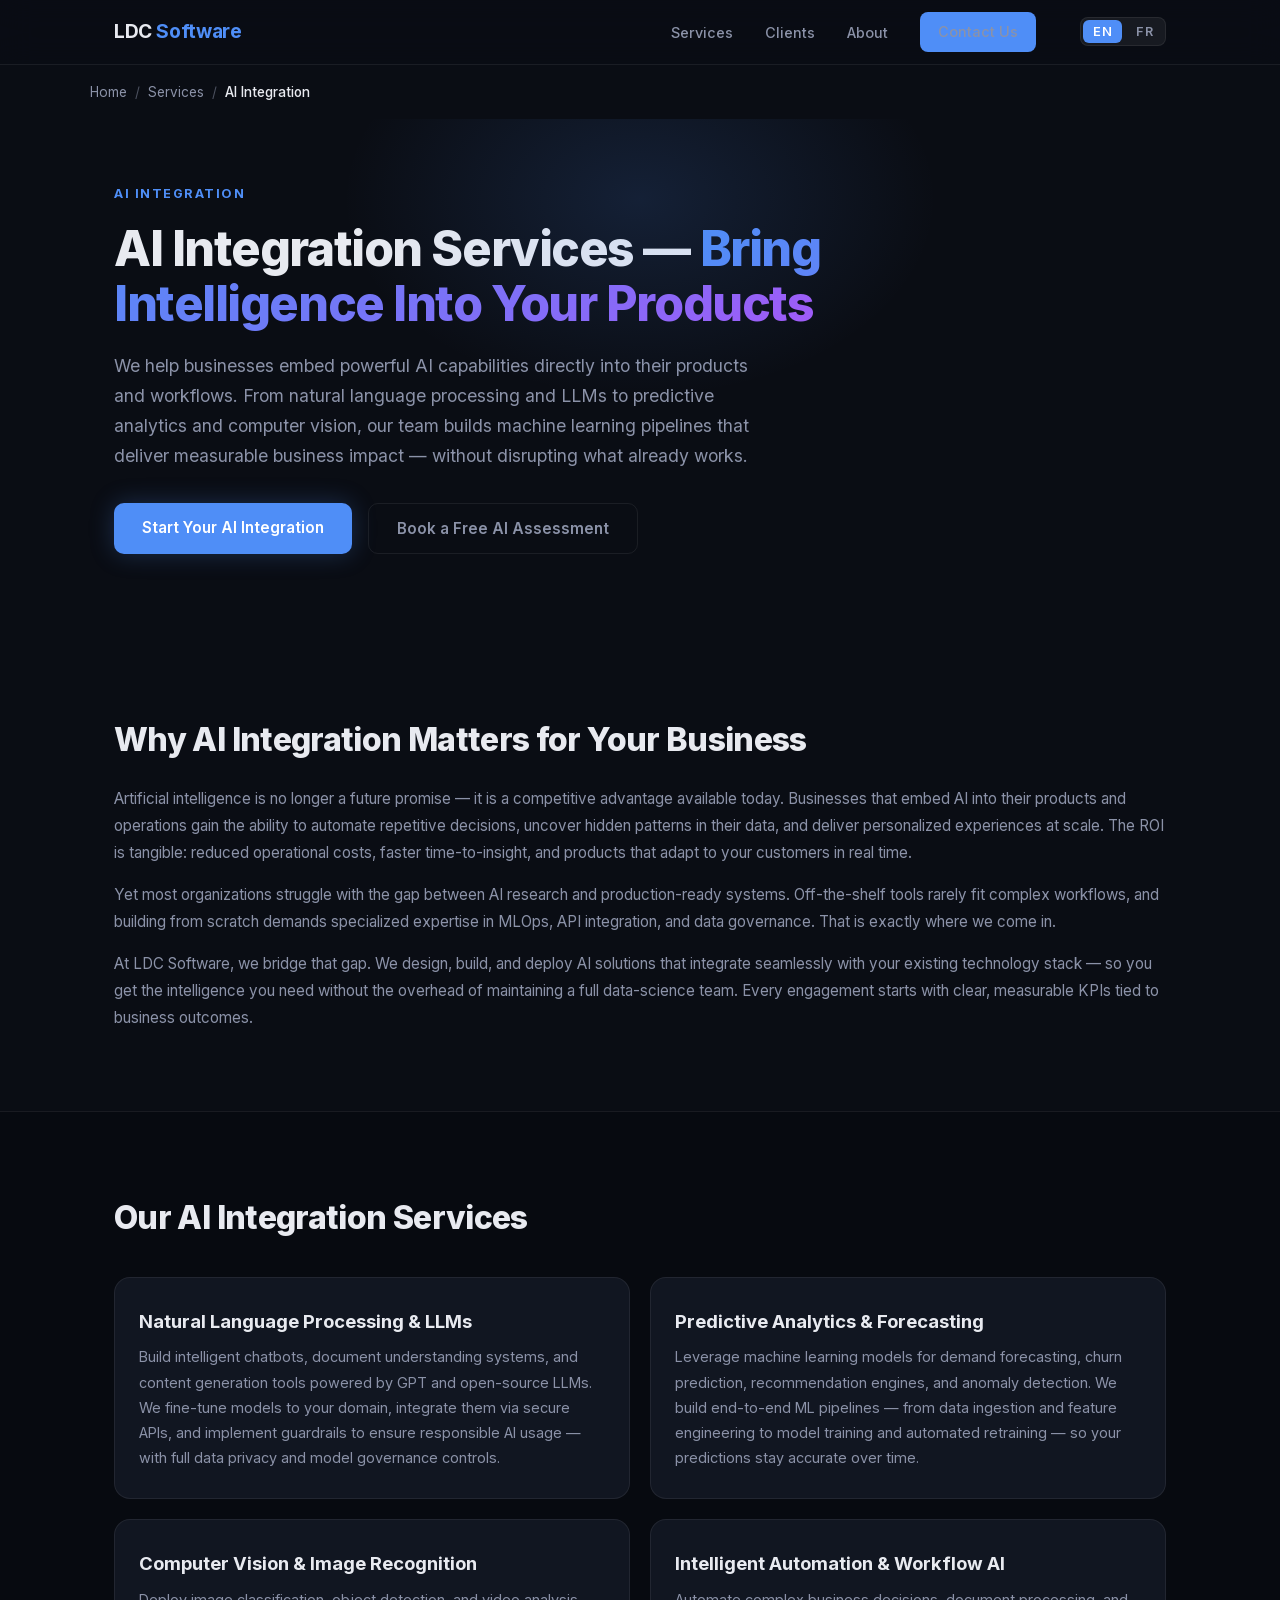
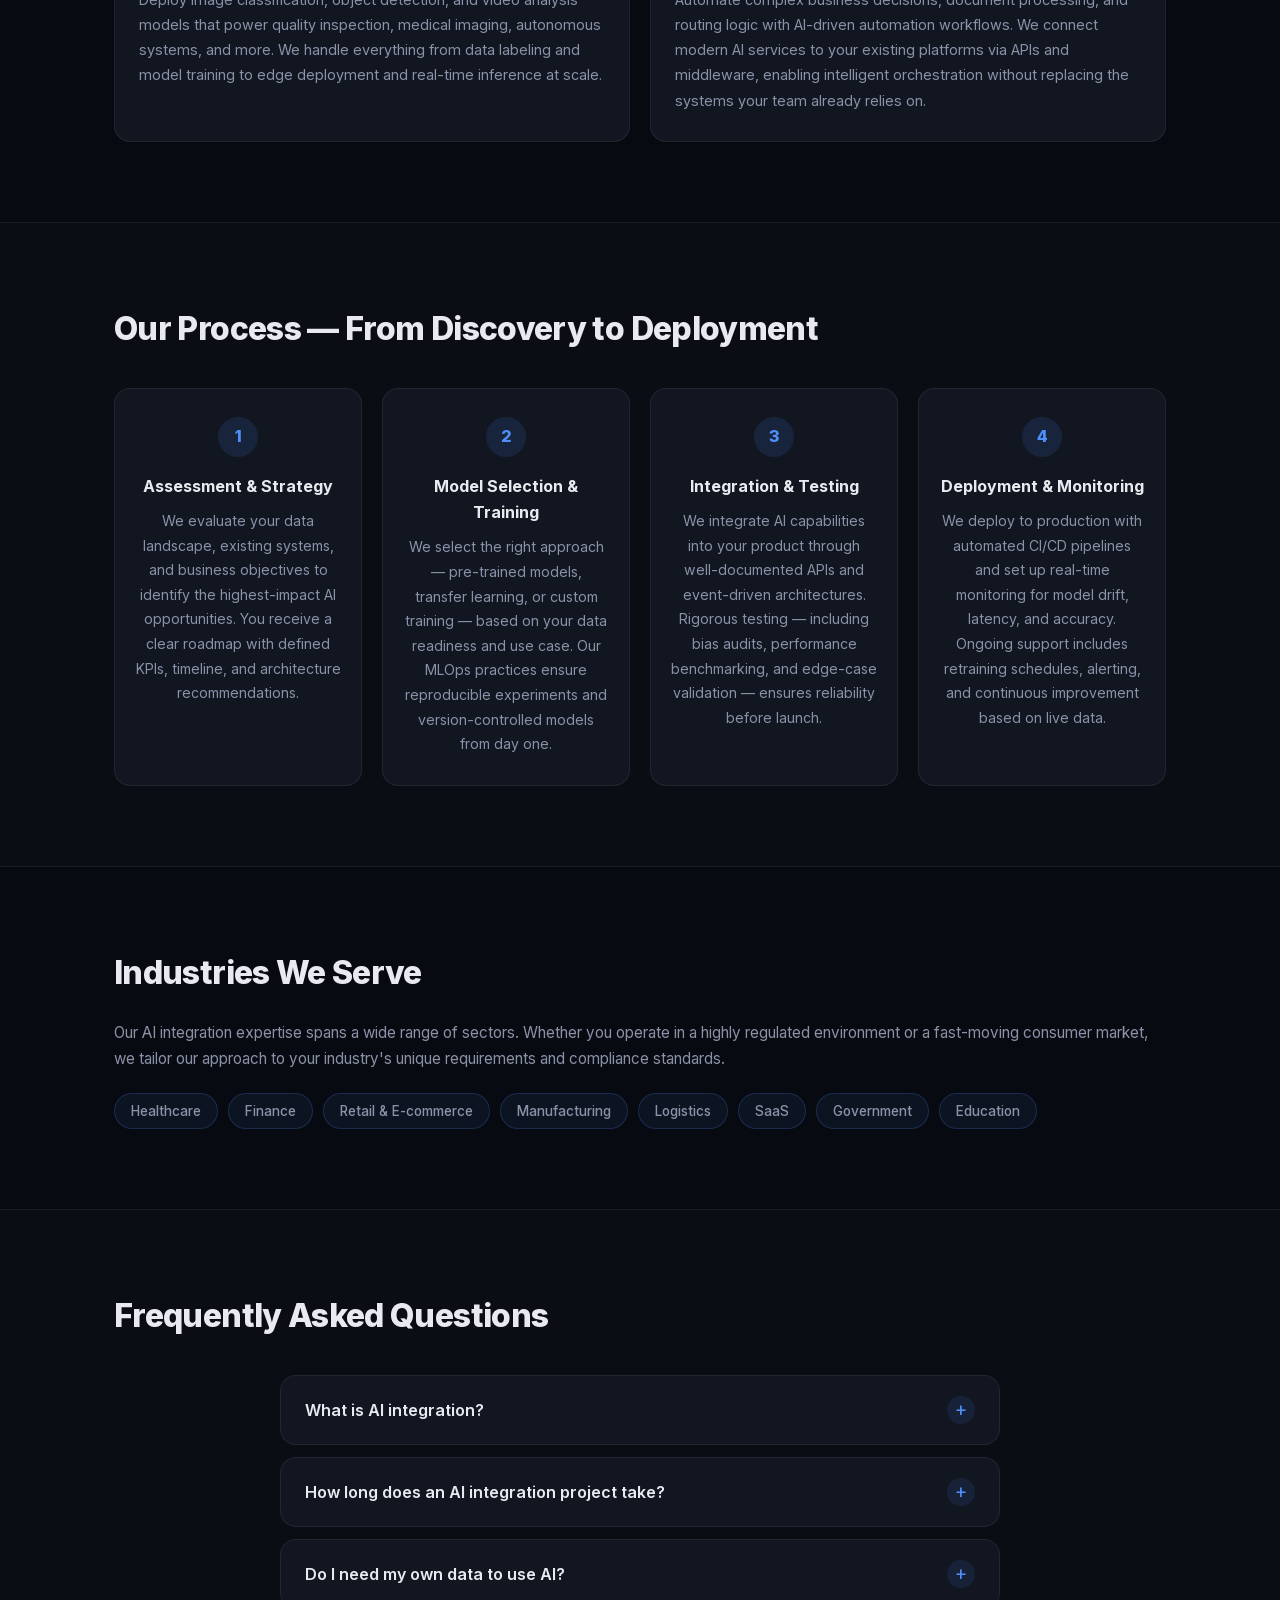
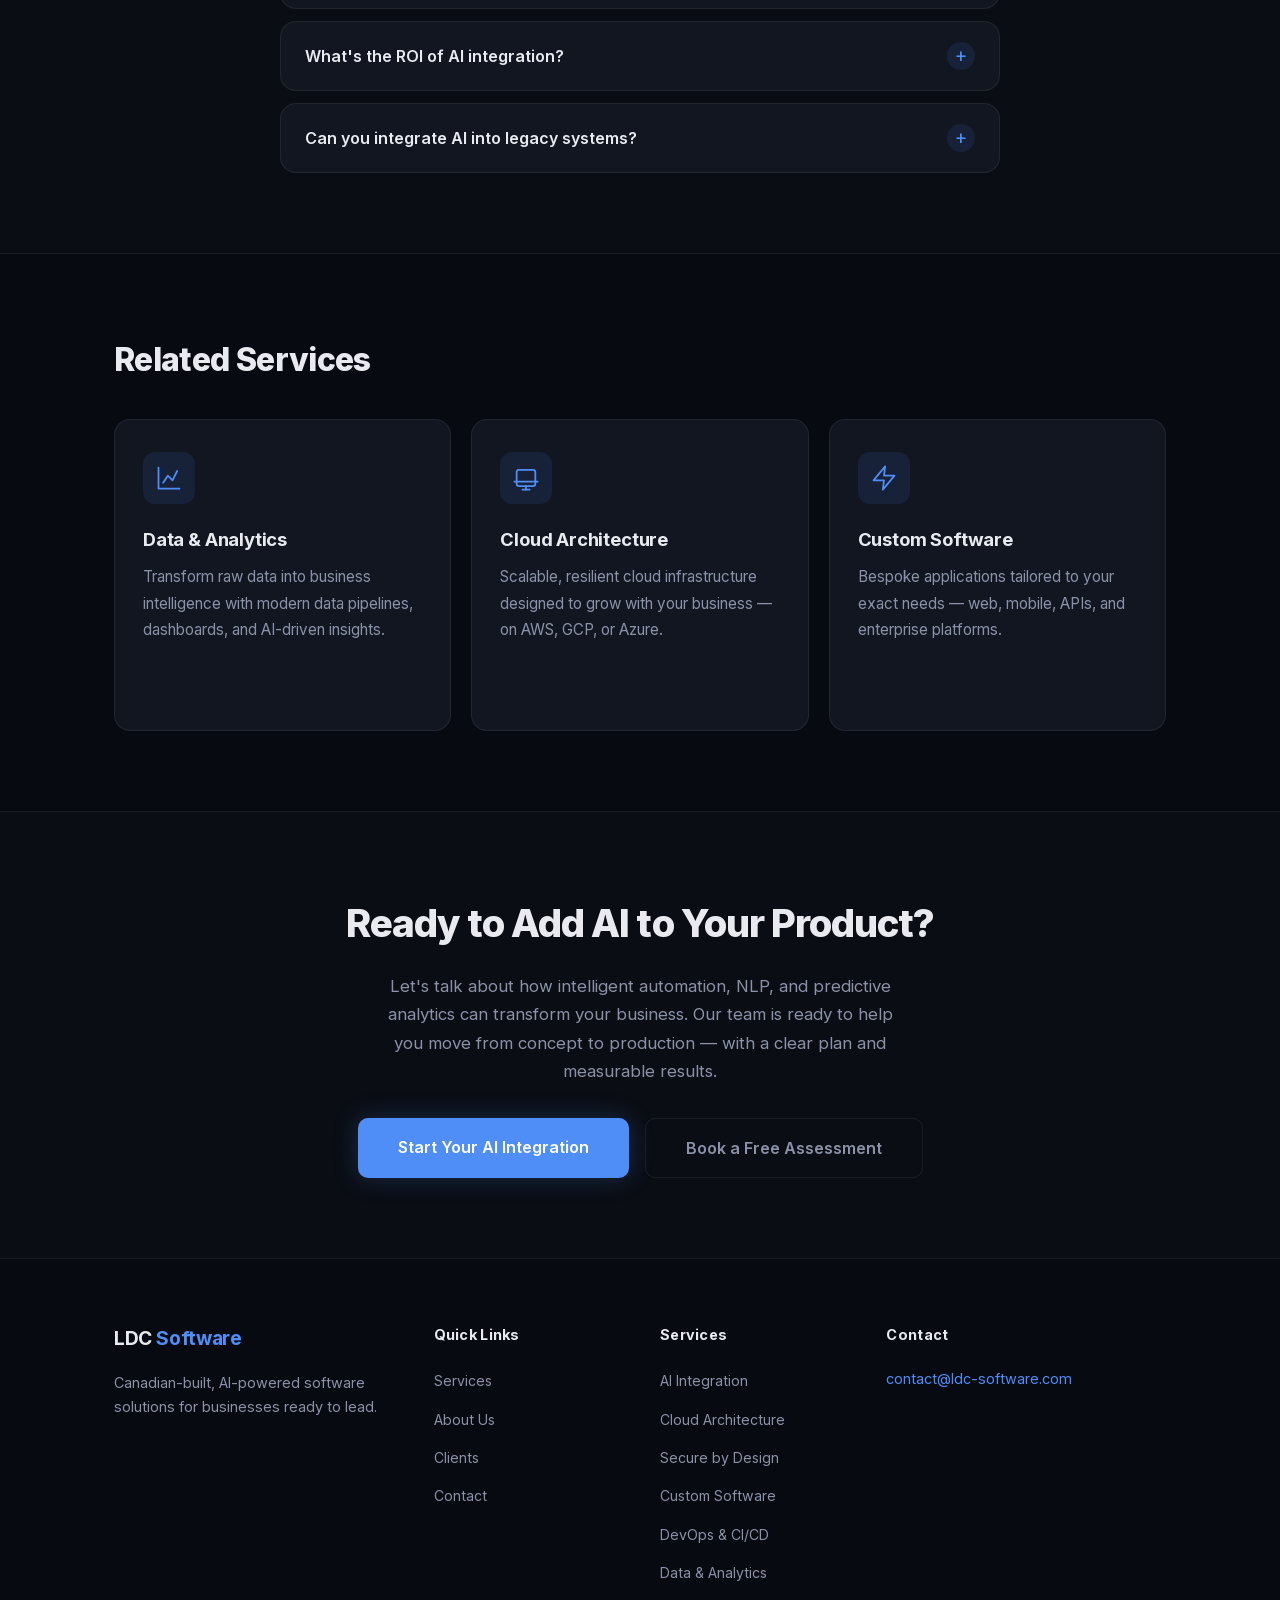
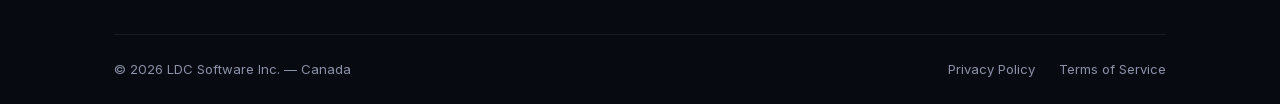
<file: services/ai-integration/index.html>
<!DOCTYPE html>
<html lang="en">
<head>
  <meta charset="UTF-8" />
  <meta name="viewport" content="width=device-width, initial-scale=1.0" />
  <meta name="description" content="Embed intelligent AI — NLP, predictive analytics, computer vision — into your products. AI integration services for Canadian businesses by LDC Software." />
  <meta name="robots" content="index, follow" />
  <meta name="author" content="LDC Software Inc." />
  <meta name="theme-color" content="#0a0d14" />
  <title>AI Integration Services | LDC Software</title>

  <!-- Favicon & Touch Icons -->
  <link rel="icon" href="/favicon.ico" sizes="32x32" />
  <link rel="icon" type="image/svg+xml" href="data:image/svg+xml,%3Csvg xmlns='http://www.w3.org/2000/svg' viewBox='0 0 32 32'%3E%3Crect width='32' height='32' rx='6' fill='%230a0d14'/%3E%3Ctext x='4' y='23' font-family='system-ui,sans-serif' font-size='20' font-weight='800' fill='%234f8ef7'%3ELDC%3C/text%3E%3C/svg%3E" />
  <link rel="apple-touch-icon" href="/apple-touch-icon.png" />

  <!-- Canonical URL -->
  <link rel="canonical" href="https://www.ldc-software.com/services/ai-integration/" />

  <!-- Hreflang: bilingual EN/FR -->
  <link rel="alternate" hreflang="en" href="https://www.ldc-software.com/services/ai-integration/" />
  <link rel="alternate" hreflang="fr" href="https://www.ldc-software.com/fr/services/ai-integration/" />
  <link rel="alternate" hreflang="x-default" href="https://www.ldc-software.com/services/ai-integration/" />

  <!-- Open Graph -->
  <meta property="og:type" content="website" />
  <meta property="og:title" content="AI Integration Services | LDC Software" />
  <meta property="og:description" content="Embed intelligent AI — NLP, predictive analytics, computer vision — into your products. AI integration services for Canadian businesses by LDC Software." />
  <meta property="og:url" content="https://www.ldc-software.com/services/ai-integration/" />
  <meta property="og:site_name" content="LDC Software" />
  <meta property="og:locale" content="en_CA" />
  <meta property="og:image" content="https://www.ldc-software.com/og-image.png" />
  <meta property="og:image:width" content="1200" />
  <meta property="og:image:height" content="630" />
  <meta property="og:image:alt" content="LDC Software — AI Integration Services" />

  <!-- Twitter Card -->
  <meta name="twitter:card" content="summary_large_image" />
  <meta name="twitter:title" content="AI Integration Services | LDC Software" />
  <meta name="twitter:description" content="Embed intelligent AI — NLP, predictive analytics, computer vision — into your products. AI integration services for Canadian businesses by LDC Software." />
  <meta name="twitter:image" content="https://www.ldc-software.com/og-image.png" />
  <meta name="twitter:image:alt" content="LDC Software — AI Integration Services" />

  <!-- Self-hosted Inter font (preload critical latin subset) -->
  <link rel="preload" href="/fonts/inter-latin.woff2" as="font" type="font/woff2" crossorigin />

  <!-- Preload critical JS -->
  <link rel="preload" href="/main.js?v=3" as="script" />

  <!-- JSON-LD: Service -->
  <script type="application/ld+json">
  {
    "@context": "https://schema.org",
    "@type": "Service",
    "name": "AI Integration Services",
    "description": "Embed intelligent automation, NLP, predictive analytics, and computer vision into your products and workflows.",
    "serviceType": "AI Integration",
    "provider": { "@id": "https://www.ldc-software.com/#organization" },
    "url": "https://www.ldc-software.com/services/ai-integration/",
    "areaServed": { "@type": "Country", "name": "Canada" }
  }
  </script>

  <!-- JSON-LD: BreadcrumbList -->
  <script type="application/ld+json">
  {
    "@context": "https://schema.org",
    "@type": "BreadcrumbList",
    "itemListElement": [
      { "@type": "ListItem", "position": 1, "name": "Home", "item": "https://www.ldc-software.com/" },
      { "@type": "ListItem", "position": 2, "name": "Services", "item": "https://www.ldc-software.com/#services" },
      { "@type": "ListItem", "position": 3, "name": "AI Integration", "item": "https://www.ldc-software.com/services/ai-integration/" }
    ]
  }
  </script>

  <!-- Critical CSS (above-the-fold) -->
  <style>
    *, *::before, *::after { box-sizing: border-box; margin: 0; padding: 0; }
    :root {
      --bg: #0a0d14; --bg-card: #111621; --bg-dark: #070a10;
      --border: rgba(255,255,255,0.07); --text: #e8eaf0; --text-muted: #8b92a8;
      --accent: #4f8ef7; --accent-2: #a259f7; --accent-glow: rgba(79,142,247,0.25);
      --radius: 16px; --font: 'Inter', system-ui, sans-serif;
    }
    html { scroll-behavior: smooth; }
    body {
      background: var(--bg); color: var(--text); font-family: var(--font);
      font-size: 16px; line-height: 1.65; -webkit-font-smoothing: antialiased;
    }
    .container { max-width: 1100px; margin: 0 auto; padding: 0 24px; }
    .nav {
      position: sticky; top: 0; z-index: 100; backdrop-filter: blur(16px);
      background: rgba(10,13,20,0.85); border-bottom: 1px solid var(--border);
      transition: background 0.3s, box-shadow 0.3s;
    }
    .nav-inner { display: flex; align-items: center; justify-content: space-between; height: 64px; }
    .logo { font-size: 1.2rem; font-weight: 700; color: var(--text); text-decoration: none; letter-spacing: -0.02em; }
    .logo span { color: var(--accent); }
    .nav-links { list-style: none; display: flex; align-items: center; gap: 32px; }
    .nav-links a { color: var(--text-muted); text-decoration: none; font-size: 0.9rem; font-weight: 500; transition: color 0.2s; }
    .nav-hamburger { display: none; }
    .btn {
      display: inline-block; padding: 12px 28px; border-radius: 10px;
      font-size: 0.95rem; font-weight: 600; text-decoration: none; transition: all 0.2s; cursor: pointer;
    }
    .btn-sm { padding: 8px 18px; font-size: 0.85rem; border-radius: 8px; background: var(--accent); color: #fff; }
    .btn-primary { background: var(--accent); color: #fff; box-shadow: 0 0 24px var(--accent-glow); }
    .btn-ghost { background: transparent; color: var(--text-muted); border: 1px solid var(--border); }
    .gradient-text {
      background: linear-gradient(135deg, var(--accent), var(--accent-2));
      -webkit-background-clip: text; -webkit-text-fill-color: transparent; background-clip: text;
    }
    .lang-toggle { display: flex; gap: 4px; background: rgba(255,255,255,0.05); border-radius: 8px; padding: 3px; }
    .lang-btn { background: transparent; border: none; color: var(--text-muted); padding: 4px 10px; border-radius: 6px; font-size: 0.8rem; font-weight: 600; cursor: pointer; }
    .lang-btn.active { background: var(--accent); color: #fff; }
    .skip-link {
      position: absolute; left: -9999px; top: auto; width: 1px; height: 1px; overflow: hidden;
      background: var(--accent); color: #fff; padding: 12px 24px; border-radius: 0 0 8px 0;
      font-size: 0.9rem; font-weight: 600; text-decoration: none; z-index: 9999;
    }
    .skip-link:focus { position: fixed; left: 0; top: 0; width: auto; height: auto; overflow: visible; }
  </style>

  <!-- Defer non-critical CSS -->
  <link rel="stylesheet" href="/styles.css" media="print" onload="this.media='all'" />
  <noscript><link rel="stylesheet" href="/styles.css" /></noscript>
</head>
<body>

  <!-- Skip to main content (accessibility) -->
  <a href="#main-content" class="skip-link">Skip to main content</a>

  <!-- Navigation -->
  <nav class="nav" id="main-nav">
    <div class="container nav-inner">
      <a href="/" class="logo" aria-label="LDC Software — Home">LDC <span>Software</span></a>
      <button class="nav-hamburger" id="nav-hamburger" aria-label="Open navigation menu" aria-expanded="false" aria-controls="nav-menu">
        <span class="hamburger-line"></span>
        <span class="hamburger-line"></span>
        <span class="hamburger-line"></span>
      </button>
      <ul class="nav-links" id="nav-menu" role="list">
        <li><a href="/#services" class="nav-link">Services</a></li>
        <li><a href="/#social-proof" class="nav-link">Clients</a></li>
        <li><a href="/#about" class="nav-link">About</a></li>
        <li><a href="/#contact" class="btn btn-sm">Contact Us</a></li>
        <li>
          <div class="lang-toggle" role="radiogroup" aria-label="Language">
            <button class="lang-btn active" data-lang="en" role="radio" aria-checked="true">EN</button>
            <button class="lang-btn" data-lang="fr" role="radio" aria-checked="false">FR</button>
          </div>
        </li>
      </ul>
    </div>
  </nav>

  <!-- Main Content -->
  <main id="main-content">

    <!-- Breadcrumb -->
    <nav class="breadcrumb container" aria-label="Breadcrumb">
      <ol class="breadcrumb-list">
        <li><a href="/">Home</a></li>
        <li class="breadcrumb-sep" aria-hidden="true">/</li>
        <li><a href="/#services">Services</a></li>
        <li class="breadcrumb-sep" aria-hidden="true">/</li>
        <li class="breadcrumb-current" aria-current="page">AI Integration</li>
      </ol>
    </nav>

    <!-- Hero -->
    <section class="svc-hero">
      <div class="hero-glow"></div>
      <div class="container">
        <span class="svc-hero-tag" data-i18n="svc_ai_tag">AI Integration</span>
        <h1 data-i18n="svc_ai_h1">AI Integration Services &mdash; <span class="gradient-text">Bring Intelligence Into Your Products</span></h1>
        <p class="svc-hero-desc" data-i18n="svc_ai_hero_desc">We help businesses embed powerful AI capabilities directly into their products and workflows. From natural language processing and LLMs to predictive analytics and computer vision, our team builds machine learning pipelines that deliver measurable business impact &mdash; without disrupting what already works.</p>
        <div class="svc-hero-actions">
          <a href="/#contact" class="btn btn-primary" data-i18n="svc_ai_cta_start">Start Your AI Integration</a>
          <a href="/#contact" class="btn btn-ghost" data-i18n="svc_ai_cta_assess">Book a Free AI Assessment</a>
        </div>
      </div>
    </section>

    <!-- Why AI Integration Matters -->
    <section class="svc-section">
      <div class="container">
        <h2 data-i18n="svc_ai_why_h2">Why AI Integration Matters for Your Business</h2>
        <p data-i18n="svc_ai_why_p1">Artificial intelligence is no longer a future promise &mdash; it is a competitive advantage available today. Businesses that embed AI into their products and operations gain the ability to automate repetitive decisions, uncover hidden patterns in their data, and deliver personalized experiences at scale. The ROI is tangible: reduced operational costs, faster time-to-insight, and products that adapt to your customers in real time.</p>
        <p data-i18n="svc_ai_why_p2">Yet most organizations struggle with the gap between AI research and production-ready systems. Off-the-shelf tools rarely fit complex workflows, and building from scratch demands specialized expertise in MLOps, API integration, and data governance. That is exactly where we come in.</p>
        <p data-i18n="svc_ai_why_p3">At LDC Software, we bridge that gap. We design, build, and deploy AI solutions that integrate seamlessly with your existing technology stack &mdash; so you get the intelligence you need without the overhead of maintaining a full data-science team. Every engagement starts with clear, measurable KPIs tied to business outcomes.</p>
      </div>
    </section>

    <!-- Our AI Integration Services -->
    <section class="svc-section svc-section-dark">
      <div class="container">
        <h2 data-i18n="svc_ai_offerings_h2">Our AI Integration Services</h2>
        <div class="svc-offerings-grid">
          <div class="svc-offering-card">
            <h3 data-i18n="svc_ai_off1_h3">Natural Language Processing &amp; LLMs</h3>
            <p data-i18n="svc_ai_off1_desc">Build intelligent chatbots, document understanding systems, and content generation tools powered by GPT and open-source LLMs. We fine-tune models to your domain, integrate them via secure APIs, and implement guardrails to ensure responsible AI usage &mdash; with full data privacy and model governance controls.</p>
          </div>
          <div class="svc-offering-card">
            <h3 data-i18n="svc_ai_off2_h3">Predictive Analytics &amp; Forecasting</h3>
            <p data-i18n="svc_ai_off2_desc">Leverage machine learning models for demand forecasting, churn prediction, recommendation engines, and anomaly detection. We build end-to-end ML pipelines &mdash; from data ingestion and feature engineering to model training and automated retraining &mdash; so your predictions stay accurate over time.</p>
          </div>
          <div class="svc-offering-card">
            <h3 data-i18n="svc_ai_off3_h3">Computer Vision &amp; Image Recognition</h3>
            <p data-i18n="svc_ai_off3_desc">Deploy image classification, object detection, and video analysis models that power quality inspection, medical imaging, autonomous systems, and more. We handle everything from data labeling and model training to edge deployment and real-time inference at scale.</p>
          </div>
          <div class="svc-offering-card">
            <h3 data-i18n="svc_ai_off4_h3">Intelligent Automation &amp; Workflow AI</h3>
            <p data-i18n="svc_ai_off4_desc">Automate complex business decisions, document processing, and routing logic with AI-driven automation workflows. We connect modern AI services to your existing platforms via APIs and middleware, enabling intelligent orchestration without replacing the systems your team already relies on.</p>
          </div>
        </div>
      </div>
    </section>

    <!-- Our Process -->
    <section class="svc-section">
      <div class="container">
        <h2 data-i18n="svc_ai_process_h2">Our Process &mdash; From Discovery to Deployment</h2>
        <div class="svc-process-grid">
          <div class="svc-process-step">
            <div class="svc-step-num">1</div>
            <h3 data-i18n="svc_ai_step1_h3">Assessment &amp; Strategy</h3>
            <p data-i18n="svc_ai_step1_desc">We evaluate your data landscape, existing systems, and business objectives to identify the highest-impact AI opportunities. You receive a clear roadmap with defined KPIs, timeline, and architecture recommendations.</p>
          </div>
          <div class="svc-process-step">
            <div class="svc-step-num">2</div>
            <h3 data-i18n="svc_ai_step2_h3">Model Selection &amp; Training</h3>
            <p data-i18n="svc_ai_step2_desc">We select the right approach &mdash; pre-trained models, transfer learning, or custom training &mdash; based on your data readiness and use case. Our MLOps practices ensure reproducible experiments and version-controlled models from day one.</p>
          </div>
          <div class="svc-process-step">
            <div class="svc-step-num">3</div>
            <h3 data-i18n="svc_ai_step3_h3">Integration &amp; Testing</h3>
            <p data-i18n="svc_ai_step3_desc">We integrate AI capabilities into your product through well-documented APIs and event-driven architectures. Rigorous testing &mdash; including bias audits, performance benchmarking, and edge-case validation &mdash; ensures reliability before launch.</p>
          </div>
          <div class="svc-process-step">
            <div class="svc-step-num">4</div>
            <h3 data-i18n="svc_ai_step4_h3">Deployment &amp; Monitoring</h3>
            <p data-i18n="svc_ai_step4_desc">We deploy to production with automated CI/CD pipelines and set up real-time monitoring for model drift, latency, and accuracy. Ongoing support includes retraining schedules, alerting, and continuous improvement based on live data.</p>
          </div>
        </div>
      </div>
    </section>

    <!-- Industries We Serve -->
    <section class="svc-section svc-section-dark">
      <div class="container">
        <h2 data-i18n="svc_ai_industries_h2">Industries We Serve</h2>
        <p data-i18n="svc_ai_industries_desc">Our AI integration expertise spans a wide range of sectors. Whether you operate in a highly regulated environment or a fast-moving consumer market, we tailor our approach to your industry's unique requirements and compliance standards.</p>
        <div class="svc-pills">
          <span class="svc-pill" data-i18n="svc_pill_healthcare">Healthcare</span>
          <span class="svc-pill" data-i18n="svc_pill_finance">Finance</span>
          <span class="svc-pill" data-i18n="svc_pill_retail">Retail &amp; E-commerce</span>
          <span class="svc-pill" data-i18n="svc_pill_manufacturing">Manufacturing</span>
          <span class="svc-pill" data-i18n="svc_pill_logistics">Logistics</span>
          <span class="svc-pill" data-i18n="svc_pill_saas">SaaS</span>
          <span class="svc-pill" data-i18n="svc_pill_government">Government</span>
          <span class="svc-pill" data-i18n="svc_pill_education">Education</span>
        </div>
      </div>
    </section>

    <!-- FAQ -->
    <section class="svc-section">
      <div class="container">
        <h2 data-i18n="svc_ai_faq_h2">Frequently Asked Questions</h2>
        <div class="svc-faq-list">
          <details class="svc-faq-item">
            <summary data-i18n="svc_ai_faq1_q">What is AI integration?</summary>
            <div class="svc-faq-answer" data-i18n="svc_ai_faq1_a">
              <p>AI integration is the process of embedding AI capabilities &mdash; such as natural language processing, predictive analytics, and computer vision &mdash; into existing software products and business workflows to automate decisions, personalize experiences, and uncover actionable insights.</p>
            </div>
          </details>
          <details class="svc-faq-item">
            <summary data-i18n="svc_ai_faq2_q">How long does an AI integration project take?</summary>
            <div class="svc-faq-answer" data-i18n="svc_ai_faq2_a">
              <p>Typical projects range from 4&ndash;12 weeks depending on complexity, data readiness, and the number of integration points. We provide a detailed timeline during the assessment phase so you know exactly what to expect.</p>
            </div>
          </details>
          <details class="svc-faq-item">
            <summary data-i18n="svc_ai_faq3_q">Do I need my own data to use AI?</summary>
            <div class="svc-faq-answer" data-i18n="svc_ai_faq3_a">
              <p>Not always. Pre-trained models and transfer learning can deliver value quickly, even without large proprietary datasets. We assess your data landscape and recommend the best approach &mdash; whether that means leveraging existing models, augmenting with synthetic data, or building a custom training pipeline.</p>
            </div>
          </details>
          <details class="svc-faq-item">
            <summary data-i18n="svc_ai_faq4_q">What's the ROI of AI integration?</summary>
            <div class="svc-faq-answer" data-i18n="svc_ai_faq4_a">
              <p>Clients typically see 20&ndash;40% efficiency gains in automated processes, along with improved accuracy and faster decision-making. We define measurable KPIs before starting so you can track impact from day one.</p>
            </div>
          </details>
          <details class="svc-faq-item">
            <summary data-i18n="svc_ai_faq5_q">Can you integrate AI into legacy systems?</summary>
            <div class="svc-faq-answer" data-i18n="svc_ai_faq5_a">
              <p>Yes. We specialize in connecting modern AI services to existing platforms via APIs, middleware, and event-driven architectures. You get the benefits of cutting-edge AI without the cost or risk of a full system rewrite.</p>
            </div>
          </details>
        </div>
      </div>
    </section>

    <!-- Related Services -->
    <section class="svc-section svc-section-dark">
      <div class="container">
        <h2 data-i18n="svc_ai_related_h2">Related Services</h2>
        <div class="svc-related-grid">
          <a href="/services/data-analytics/" class="service-card">
            <div class="service-icon">
              <svg width="28" height="28" viewBox="0 0 24 24" fill="none" stroke="currentColor" stroke-width="1.5" stroke-linecap="round" stroke-linejoin="round"><path d="M3 3v18h18"/><path d="M7 16l4-6 4 4 4-8"/></svg>
            </div>
            <h3 class="service-title" data-i18n="svc_related_data_title">Data &amp; Analytics</h3>
            <p class="service-desc" data-i18n="svc_related_data_desc">Transform raw data into business intelligence with modern data pipelines, dashboards, and AI-driven insights.</p>
            <span class="service-link" data-i18n="svc_related_learn">Learn more &rarr;</span>
          </a>
          <a href="/services/cloud-architecture/" class="service-card">
            <div class="service-icon">
              <svg width="28" height="28" viewBox="0 0 24 24" fill="none" stroke="currentColor" stroke-width="1.5" stroke-linecap="round" stroke-linejoin="round"><path d="M6 19a2 2 0 0 1-2-2V7a2 2 0 0 1 2-2h12a2 2 0 0 1 2 2v10a2 2 0 0 1-2 2H6z"/><path d="M2 15h20"/><path d="M9 22h6"/><path d="M12 19v3"/></svg>
            </div>
            <h3 class="service-title" data-i18n="svc_related_cloud_title">Cloud Architecture</h3>
            <p class="service-desc" data-i18n="svc_related_cloud_desc">Scalable, resilient cloud infrastructure designed to grow with your business &mdash; on AWS, GCP, or Azure.</p>
            <span class="service-link" data-i18n="svc_related_learn">Learn more &rarr;</span>
          </a>
          <a href="/services/custom-software/" class="service-card">
            <div class="service-icon">
              <svg width="28" height="28" viewBox="0 0 24 24" fill="none" stroke="currentColor" stroke-width="1.5" stroke-linecap="round" stroke-linejoin="round"><path d="M13 2L3 14h9l-1 8 10-12h-9l1-8z"/></svg>
            </div>
            <h3 class="service-title" data-i18n="svc_related_custom_title">Custom Software</h3>
            <p class="service-desc" data-i18n="svc_related_custom_desc">Bespoke applications tailored to your exact needs &mdash; web, mobile, APIs, and enterprise platforms.</p>
            <span class="service-link" data-i18n="svc_related_learn">Learn more &rarr;</span>
          </a>
        </div>
      </div>
    </section>

    <!-- CTA -->
    <section class="svc-cta">
      <div class="container">
        <h2 data-i18n="svc_ai_cta_h2">Ready to Add AI to Your Product?</h2>
        <p data-i18n="svc_ai_cta_desc">Let's talk about how intelligent automation, NLP, and predictive analytics can transform your business. Our team is ready to help you move from concept to production &mdash; with a clear plan and measurable results.</p>
        <div class="svc-cta-actions">
          <a href="/#contact" class="btn btn-primary btn-lg" data-i18n="svc_ai_cta_start">Start Your AI Integration</a>
          <a href="/#contact" class="btn btn-ghost btn-lg" data-i18n="svc_ai_cta_assess_lg">Book a Free Assessment</a>
        </div>
      </div>
    </section>

  </main>

  <!-- Footer -->
  <footer class="footer" role="contentinfo">
    <div class="container">
      <div class="footer-grid">
        <div class="footer-col footer-col-brand">
          <a href="/" class="logo">LDC <span>Software</span></a>
          <p class="footer-brand-desc">Canadian-built, AI-powered software solutions for businesses ready to lead.</p>
        </div>
        <div class="footer-col">
          <h4 class="footer-col-title">Quick Links</h4>
          <ul class="footer-links">
            <li><a href="/#services">Services</a></li>
            <li><a href="/#about">About Us</a></li>
            <li><a href="/#social-proof">Clients</a></li>
            <li><a href="/#contact">Contact</a></li>
          </ul>
        </div>
        <div class="footer-col">
          <h4 class="footer-col-title">Services</h4>
          <ul class="footer-links">
            <li><a href="/services/ai-integration/">AI Integration</a></li>
            <li><a href="/services/cloud-architecture/">Cloud Architecture</a></li>
            <li><a href="/services/secure-by-design/">Secure by Design</a></li>
            <li><a href="/services/custom-software/">Custom Software</a></li>
            <li><a href="/services/devops-cicd/">DevOps &amp; CI/CD</a></li>
            <li><a href="/services/data-analytics/">Data &amp; Analytics</a></li>
          </ul>
        </div>
        <div class="footer-col">
          <h4 class="footer-col-title">Contact</h4>
          <p class="footer-brand-desc"><a href="mailto:contact@ldc-software.com" style="color: var(--accent); text-decoration: none;">contact@ldc-software.com</a></p>
        </div>
      </div>
      <div class="footer-bottom">
        <p class="footer-copy">&copy; 2026 LDC Software Inc. &mdash; Canada</p>
        <div class="footer-legal">
          <a href="#">Privacy Policy</a>
          <a href="#">Terms of Service</a>
        </div>
      </div>
    </div>
  </footer>

  <script src="/main.js?v=3" defer></script>
</body>
</html>
</file>
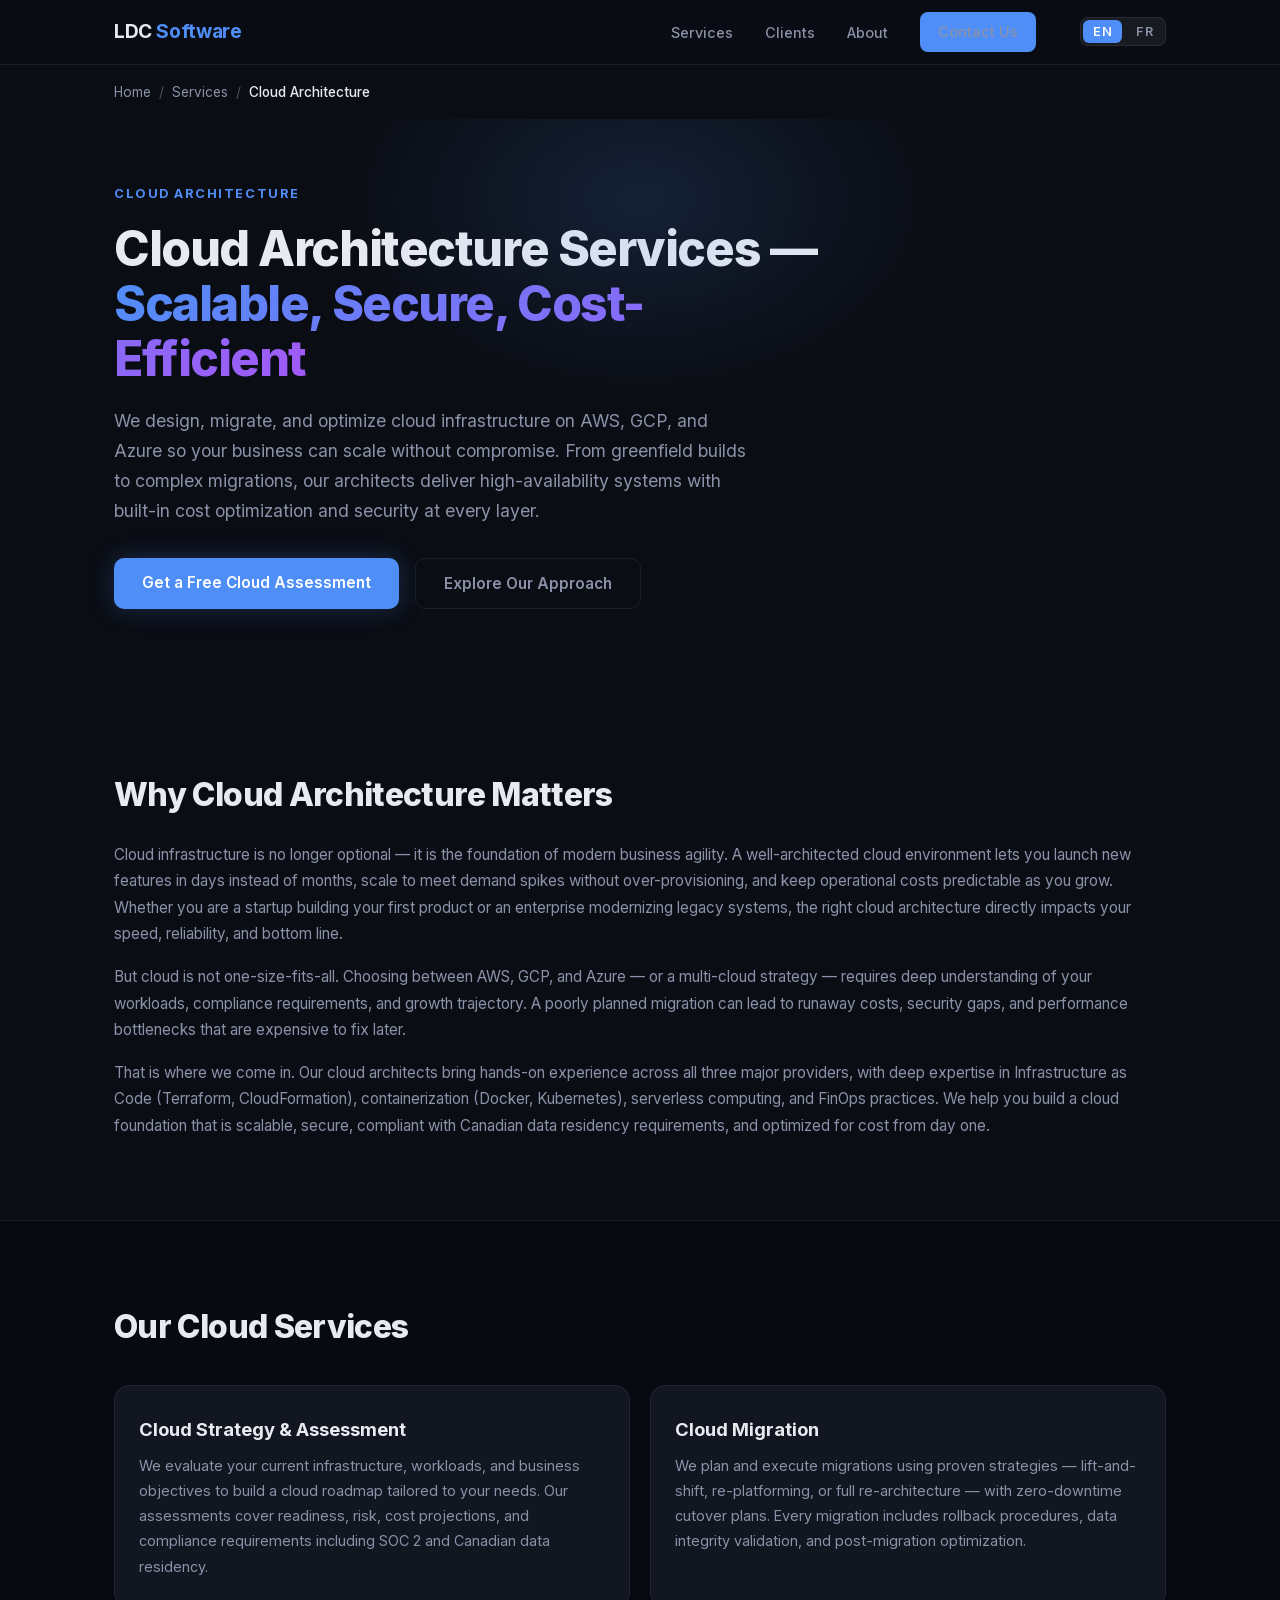
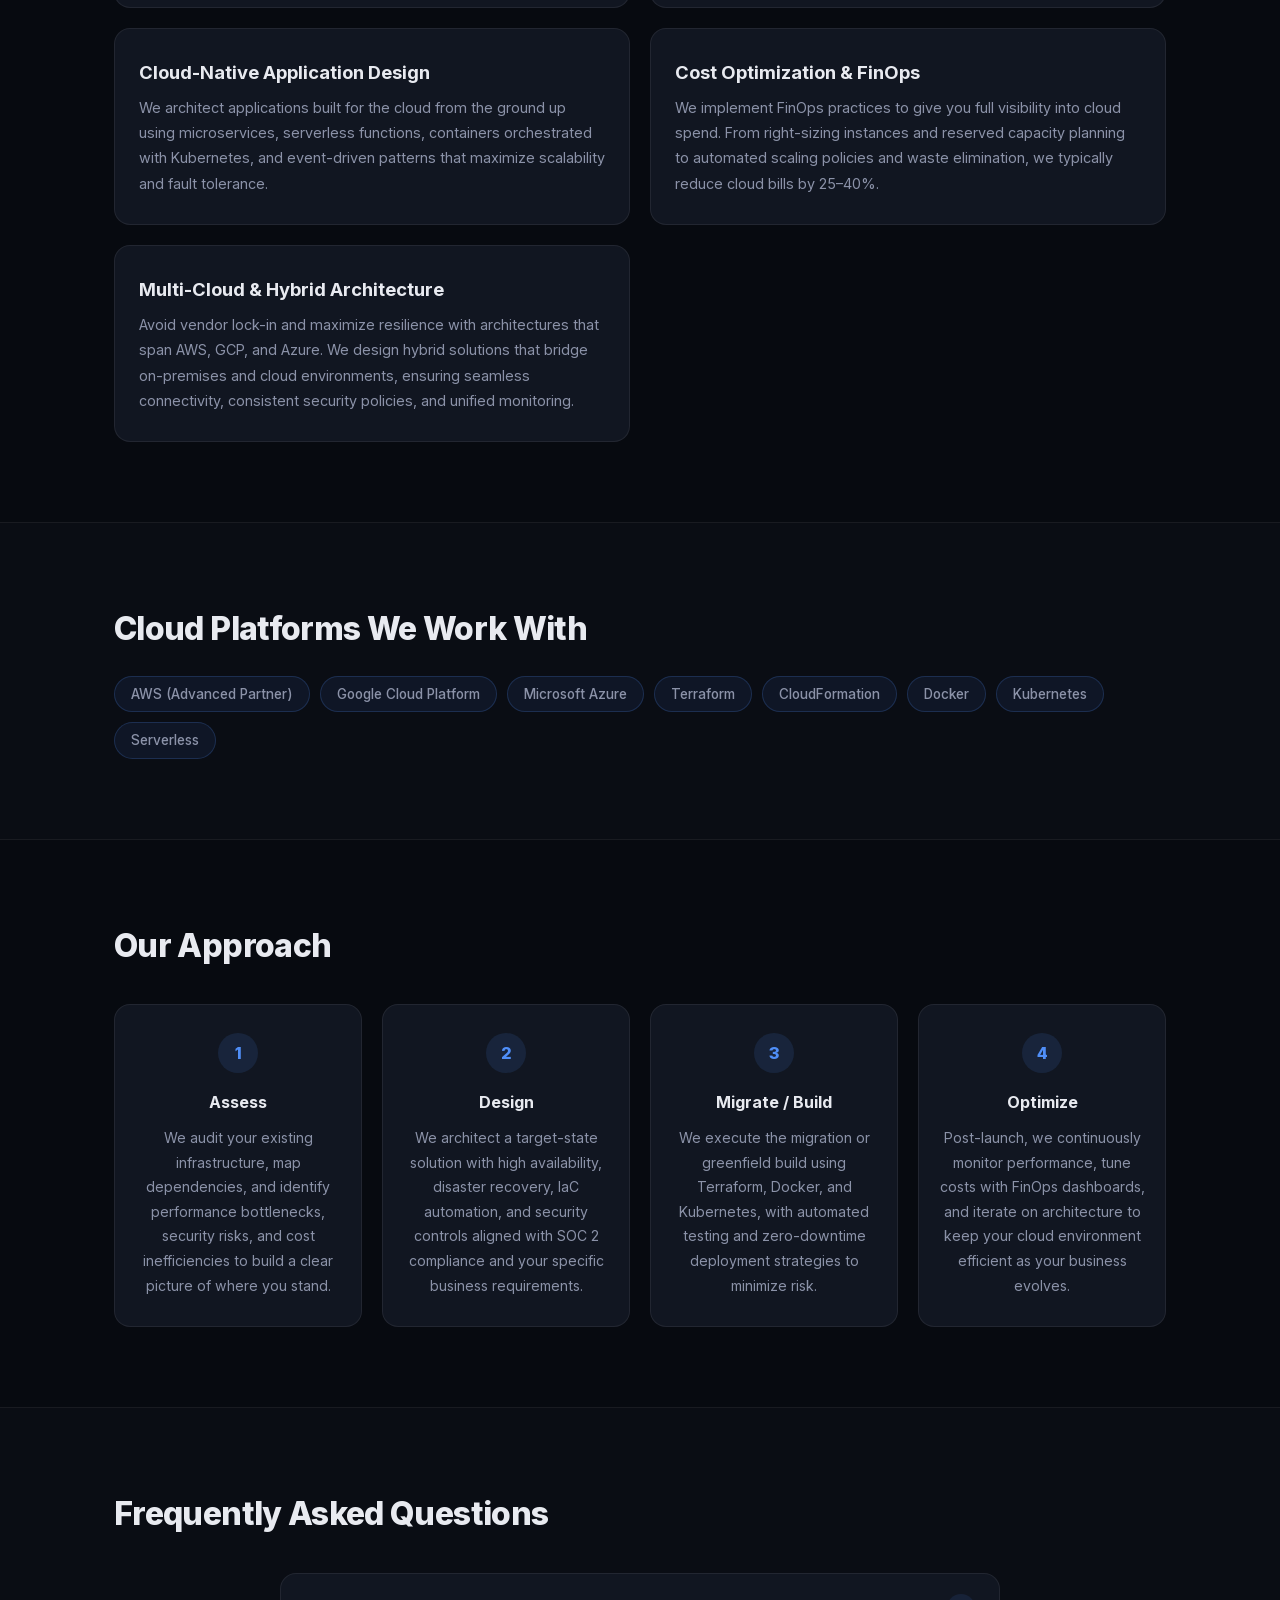
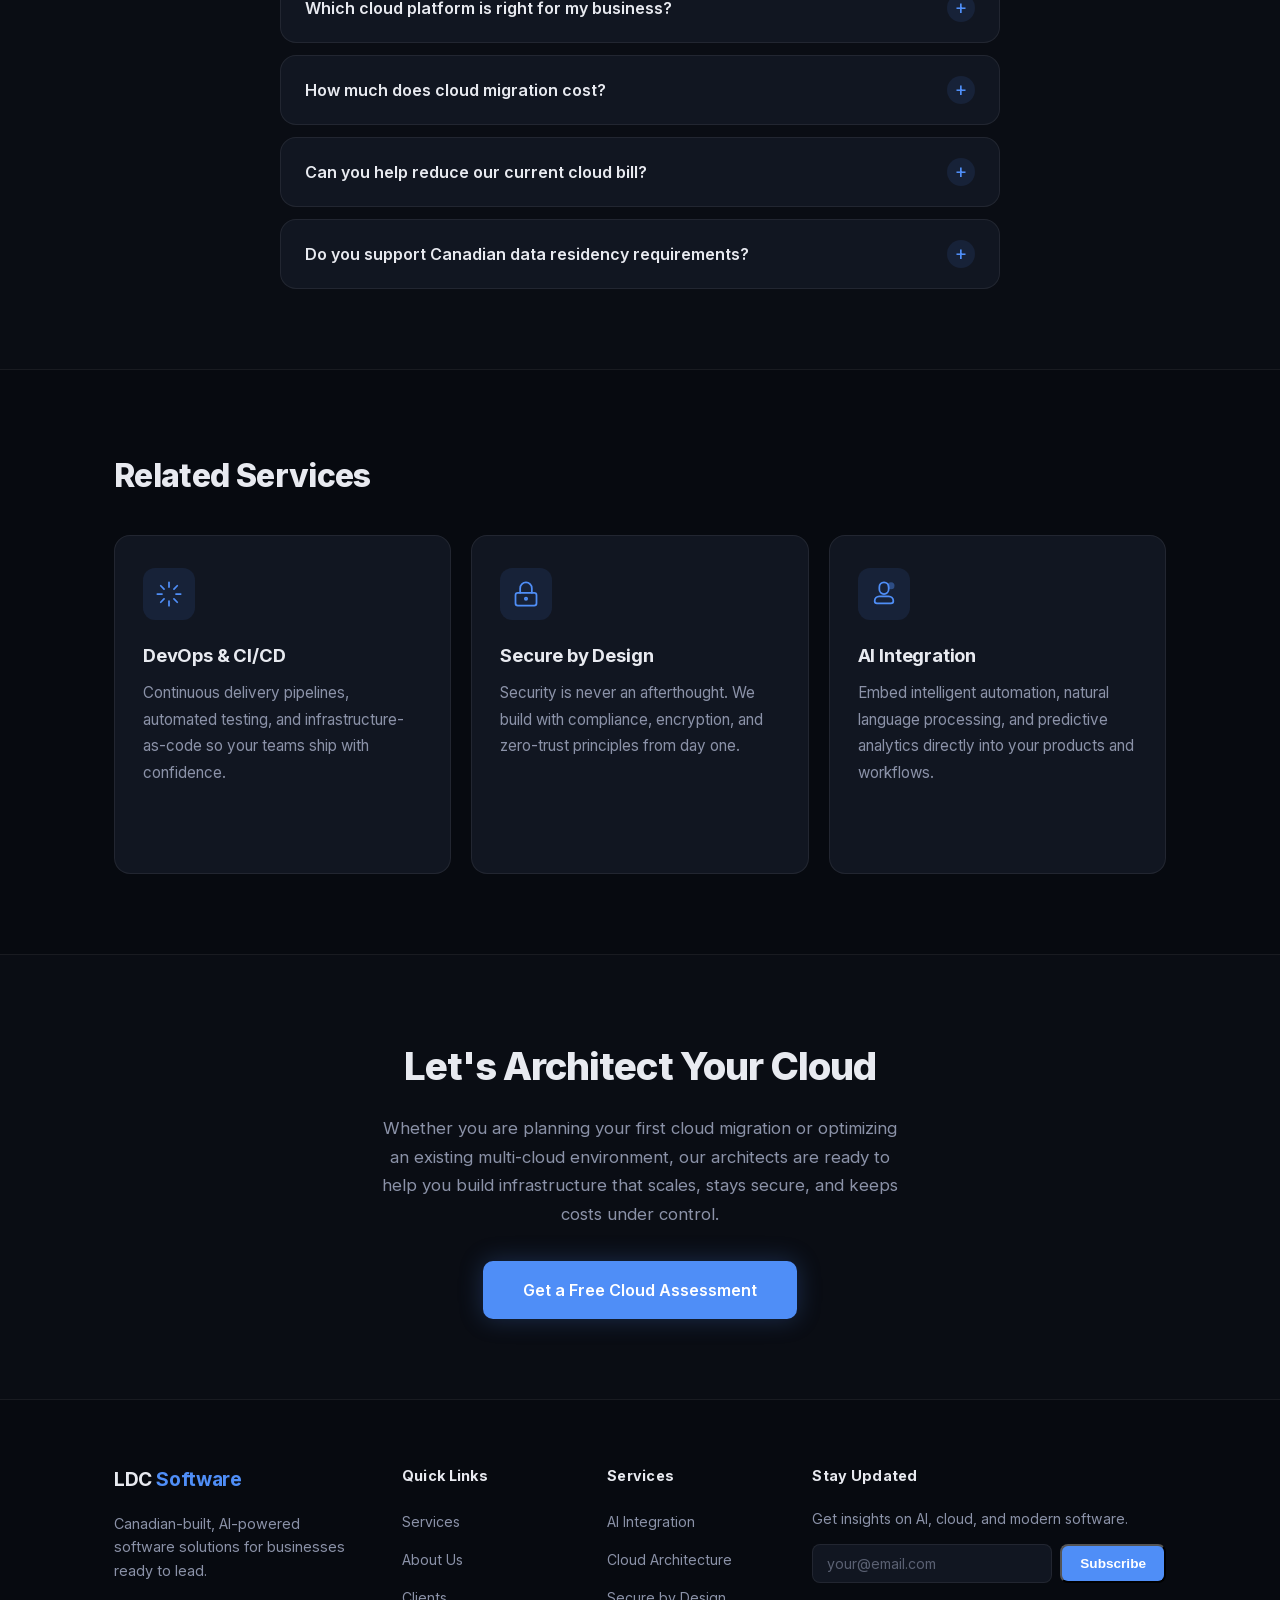
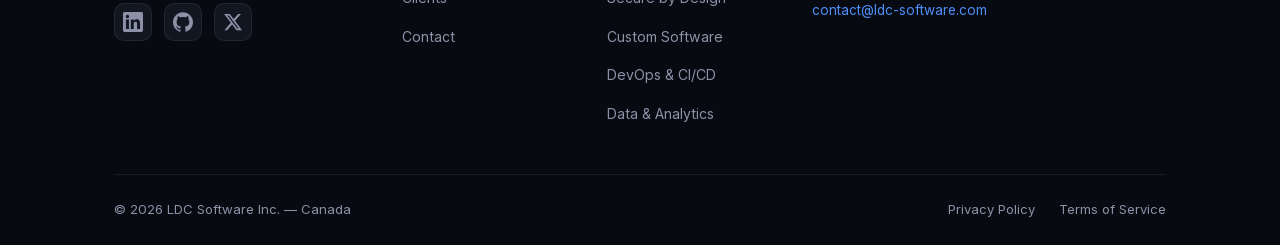
<file: services/cloud-architecture/index.html>
<!DOCTYPE html>
<html lang="en">
<head>
  <meta charset="UTF-8" />
  <meta name="viewport" content="width=device-width, initial-scale=1.0" />
  <meta name="description" content="Scalable, secure cloud architecture on AWS, GCP, and Azure. Cloud migration, cost optimization, and multi-cloud consulting for Canadian businesses." />
  <meta name="robots" content="index, follow" />
  <meta name="author" content="LDC Software Inc." />
  <meta name="theme-color" content="#0a0d14" />
  <title>Cloud Architecture Services | LDC Software</title>

  <!-- Favicon & Touch Icons -->
  <link rel="icon" href="/favicon.ico" sizes="32x32" />
  <link rel="icon" type="image/svg+xml" href="data:image/svg+xml,%3Csvg xmlns='http://www.w3.org/2000/svg' viewBox='0 0 32 32'%3E%3Crect width='32' height='32' rx='6' fill='%230a0d14'/%3E%3Ctext x='4' y='23' font-family='system-ui,sans-serif' font-size='20' font-weight='800' fill='%234f8ef7'%3ELDC%3C/text%3E%3C/svg%3E" />
  <link rel="apple-touch-icon" href="/apple-touch-icon.png" />

  <!-- Canonical URL -->
  <link rel="canonical" href="https://www.ldc-software.com/services/cloud-architecture/" />

  <!-- Hreflang: bilingual EN/FR -->
  <link rel="alternate" hreflang="en" href="https://www.ldc-software.com/services/cloud-architecture/" />
  <link rel="alternate" hreflang="fr" href="https://www.ldc-software.com/fr/services/cloud-architecture/" />
  <link rel="alternate" hreflang="x-default" href="https://www.ldc-software.com/services/cloud-architecture/" />

  <!-- Open Graph -->
  <meta property="og:type" content="website" />
  <meta property="og:title" content="Cloud Architecture Services | LDC Software" />
  <meta property="og:description" content="Scalable, secure cloud architecture on AWS, GCP, and Azure. Cloud migration, cost optimization, and multi-cloud consulting for Canadian businesses." />
  <meta property="og:url" content="https://www.ldc-software.com/services/cloud-architecture/" />
  <meta property="og:site_name" content="LDC Software" />
  <meta property="og:locale" content="en_CA" />
  <meta property="og:image" content="https://www.ldc-software.com/og-image.png" />
  <meta property="og:image:width" content="1200" />
  <meta property="og:image:height" content="630" />
  <meta property="og:image:alt" content="LDC Software — Cloud Architecture Services" />

  <!-- Twitter Card -->
  <meta name="twitter:card" content="summary_large_image" />
  <meta name="twitter:title" content="Cloud Architecture Services | LDC Software" />
  <meta name="twitter:description" content="Scalable, secure cloud architecture on AWS, GCP, and Azure. Cloud migration, cost optimization, and multi-cloud consulting." />
  <meta name="twitter:image" content="https://www.ldc-software.com/og-image.png" />
  <meta name="twitter:image:alt" content="LDC Software — Cloud Architecture Services" />

  <!-- Self-hosted Inter font (preload critical latin subset) -->
  <link rel="preload" href="/fonts/inter-latin.woff2" as="font" type="font/woff2" crossorigin />

  <!-- Preload critical JS -->
  <link rel="preload" href="/main.js?v=3" as="script" />

  <!-- JSON-LD: Service -->
  <script type="application/ld+json">
  {
    "@context": "https://schema.org",
    "@type": "Service",
    "name": "Cloud Architecture Services",
    "description": "Scalable, resilient, cost-efficient cloud infrastructure designed to grow with your business — on AWS, GCP, or Azure.",
    "serviceType": "Cloud Architecture",
    "provider": { "@id": "https://www.ldc-software.com/#organization" },
    "url": "https://www.ldc-software.com/services/cloud-architecture/",
    "areaServed": { "@type": "Country", "name": "Canada" }
  }
  </script>

  <!-- JSON-LD: BreadcrumbList -->
  <script type="application/ld+json">
  {
    "@context": "https://schema.org",
    "@type": "BreadcrumbList",
    "itemListElement": [
      {
        "@type": "ListItem",
        "position": 1,
        "name": "Home",
        "item": "https://www.ldc-software.com/"
      },
      {
        "@type": "ListItem",
        "position": 2,
        "name": "Services",
        "item": "https://www.ldc-software.com/#services"
      },
      {
        "@type": "ListItem",
        "position": 3,
        "name": "Cloud Architecture",
        "item": "https://www.ldc-software.com/services/cloud-architecture/"
      }
    ]
  }
  </script>

  <!-- Critical CSS (above-the-fold) -->
  <style>
    *, *::before, *::after { box-sizing: border-box; margin: 0; padding: 0; }
    :root {
      --bg: #0a0d14; --bg-card: #111621; --bg-dark: #070a10;
      --border: rgba(255,255,255,0.07); --text: #e8eaf0; --text-muted: #8b92a8;
      --accent: #4f8ef7; --accent-2: #a259f7; --accent-glow: rgba(79,142,247,0.25);
      --radius: 16px; --font: 'Inter', system-ui, sans-serif;
    }
    html { scroll-behavior: smooth; }
    body {
      background: var(--bg); color: var(--text); font-family: var(--font);
      font-size: 16px; line-height: 1.65; -webkit-font-smoothing: antialiased;
    }
    .container { max-width: 1100px; margin: 0 auto; padding: 0 24px; }
    .nav {
      position: sticky; top: 0; z-index: 100; backdrop-filter: blur(16px);
      background: rgba(10,13,20,0.85); border-bottom: 1px solid var(--border);
      transition: background 0.3s, box-shadow 0.3s;
    }
    .nav-inner { display: flex; align-items: center; justify-content: space-between; height: 64px; }
    .logo { font-size: 1.2rem; font-weight: 700; color: var(--text); text-decoration: none; letter-spacing: -0.02em; }
    .logo span { color: var(--accent); }
    .nav-links { list-style: none; display: flex; align-items: center; gap: 32px; }
    .nav-links a { color: var(--text-muted); text-decoration: none; font-size: 0.9rem; font-weight: 500; transition: color 0.2s; }
    .nav-hamburger { display: none; }
    .btn {
      display: inline-block; padding: 12px 28px; border-radius: 10px;
      font-size: 0.95rem; font-weight: 600; text-decoration: none; transition: all 0.2s; cursor: pointer;
    }
    .btn-sm { padding: 8px 18px; font-size: 0.85rem; border-radius: 8px; background: var(--accent); color: #fff; }
    .btn-primary { background: var(--accent); color: #fff; box-shadow: 0 0 24px var(--accent-glow); }
    .btn-ghost { background: transparent; color: var(--text-muted); border: 1px solid var(--border); }
    .btn-lg { padding: 16px 40px; font-size: 1rem; }
    .svc-hero { padding: 60px 0 80px; position: relative; overflow: hidden; }
    .svc-hero .hero-glow { top: -120px; }
    .hero-glow {
      position: absolute; top: -100px; left: 50%; transform: translateX(-50%);
      width: 600px; height: 400px;
      background: radial-gradient(ellipse, rgba(79,142,247,0.15) 0%, transparent 70%); pointer-events: none;
    }
    .svc-hero-tag {
      display: inline-block; color: var(--accent); font-size: 0.8rem; font-weight: 700;
      text-transform: uppercase; letter-spacing: 0.12em; margin-bottom: 16px;
    }
    .svc-hero h1 {
      font-size: clamp(2rem, 4vw, 3rem); font-weight: 800; line-height: 1.15;
      letter-spacing: -0.03em; margin-bottom: 20px; max-width: 720px;
    }
    .svc-hero-desc {
      color: var(--text-muted); font-size: 1.1rem; line-height: 1.7; max-width: 640px; margin-bottom: 32px;
    }
    .svc-hero-actions { display: flex; gap: 16px; flex-wrap: wrap; }
    .gradient-text {
      background: linear-gradient(135deg, var(--accent), var(--accent-2));
      -webkit-background-clip: text; -webkit-text-fill-color: transparent; background-clip: text;
    }
    .breadcrumb { padding: 16px 0; }
    .breadcrumb-list { list-style: none; display: flex; align-items: center; gap: 8px; font-size: 0.85rem; }
    .breadcrumb-list a { color: var(--text-muted); text-decoration: none; }
    .breadcrumb-sep { color: var(--text-muted); opacity: 0.5; }
    .breadcrumb-current { color: var(--text); font-weight: 500; }
    .lang-toggle { display: flex; gap: 4px; background: rgba(255,255,255,0.05); border-radius: 8px; padding: 3px; }
    .lang-btn { background: transparent; border: none; color: var(--text-muted); padding: 4px 10px; border-radius: 6px; font-size: 0.8rem; font-weight: 600; cursor: pointer; }
    .lang-btn.active { background: var(--accent); color: #fff; }
    .skip-link {
      position: absolute; left: -9999px; top: auto; width: 1px; height: 1px; overflow: hidden;
      background: var(--accent); color: #fff; padding: 12px 24px; border-radius: 0 0 8px 0;
      font-size: 0.9rem; font-weight: 600; text-decoration: none; z-index: 9999;
    }
    .skip-link:focus { position: fixed; left: 0; top: 0; width: auto; height: auto; overflow: visible; }
  </style>

  <!-- Defer non-critical CSS -->
  <link rel="stylesheet" href="/styles.css" media="print" onload="this.media='all'" />
  <noscript><link rel="stylesheet" href="/styles.css" /></noscript>
</head>
<body>

  <!-- Skip to main content (accessibility) -->
  <a href="#main-content" class="skip-link">Skip to main content</a>

  <!-- Navigation -->
  <nav class="nav" id="main-nav">
    <div class="container nav-inner">
      <a href="/" class="logo" id="logo-home" aria-label="LDC Software — back to homepage">LDC <span>Software</span></a>
      <button class="nav-hamburger" id="nav-hamburger" aria-label="Open navigation menu" aria-expanded="false" aria-controls="nav-menu">
        <span class="hamburger-line"></span>
        <span class="hamburger-line"></span>
        <span class="hamburger-line"></span>
      </button>
      <ul class="nav-links" id="nav-menu" role="list">
        <li><a href="/#services" class="nav-link" data-i18n="nav_services">Services</a></li>
        <li><a href="/#social-proof" class="nav-link" data-i18n="nav_clients">Clients</a></li>
        <li><a href="/#about" class="nav-link" data-i18n="nav_about">About</a></li>
        <li><a href="/#contact" class="btn btn-sm" data-i18n="nav_contact">Contact Us</a></li>
        <li>
          <div class="lang-toggle" role="radiogroup" aria-label="Language">
            <button class="lang-btn active" data-lang="en" role="radio" aria-checked="true">EN</button>
            <button class="lang-btn" data-lang="fr" role="radio" aria-checked="false">FR</button>
          </div>
        </li>
      </ul>
    </div>
  </nav>

  <main id="main-content">

  <!-- Breadcrumb -->
  <nav class="breadcrumb" aria-label="Breadcrumb">
    <div class="container">
      <ol class="breadcrumb-list">
        <li><a href="/" data-i18n="breadcrumb_home">Home</a></li>
        <li class="breadcrumb-sep" aria-hidden="true">/</li>
        <li><a href="/#services" data-i18n="breadcrumb_services">Services</a></li>
        <li class="breadcrumb-sep" aria-hidden="true">/</li>
        <li class="breadcrumb-current" aria-current="page" data-i18n="breadcrumb_cloud_architecture">Cloud Architecture</li>
      </ol>
    </div>
  </nav>

  <!-- Hero -->
  <section class="svc-hero">
    <div class="container">
      <span class="svc-hero-tag" data-i18n="svc_cloud_tag">Cloud Architecture</span>
      <h1 data-i18n="svc_cloud_h1">Cloud Architecture Services &mdash; <span class="gradient-text">Scalable, Secure, Cost-Efficient</span></h1>
      <p class="svc-hero-desc" data-i18n="svc_cloud_hero_desc">
        We design, migrate, and optimize cloud infrastructure on AWS, GCP, and Azure so your business can scale without compromise. From greenfield builds to complex migrations, our architects deliver high-availability systems with built-in cost optimization and security at every layer.
      </p>
      <div class="svc-hero-actions">
        <a href="/#contact" class="btn btn-primary" data-i18n="svc_cloud_cta_assessment">Get a Free Cloud Assessment</a>
        <a href="#our-approach" class="btn btn-ghost" data-i18n="svc_cloud_cta_approach">Explore Our Approach</a>
      </div>
    </div>
    <div class="hero-glow"></div>
  </section>

  <!-- Why Cloud Architecture Matters -->
  <section class="svc-section">
    <div class="container">
      <h2 data-i18n="svc_cloud_why_h2">Why Cloud Architecture Matters</h2>
      <p data-i18n="svc_cloud_why_p1">
        Cloud infrastructure is no longer optional &mdash; it is the foundation of modern business agility. A well-architected cloud environment lets you launch new features in days instead of months, scale to meet demand spikes without over-provisioning, and keep operational costs predictable as you grow. Whether you are a startup building your first product or an enterprise modernizing legacy systems, the right cloud architecture directly impacts your speed, reliability, and bottom line.
      </p>
      <p data-i18n="svc_cloud_why_p2">
        But cloud is not one-size-fits-all. Choosing between AWS, GCP, and Azure &mdash; or a multi-cloud strategy &mdash; requires deep understanding of your workloads, compliance requirements, and growth trajectory. A poorly planned migration can lead to runaway costs, security gaps, and performance bottlenecks that are expensive to fix later.
      </p>
      <p data-i18n="svc_cloud_why_p3">
        That is where we come in. Our cloud architects bring hands-on experience across all three major providers, with deep expertise in Infrastructure as Code (Terraform, CloudFormation), containerization (Docker, Kubernetes), serverless computing, and FinOps practices. We help you build a cloud foundation that is scalable, secure, compliant with Canadian data residency requirements, and optimized for cost from day one.
      </p>
    </div>
  </section>

  <!-- Our Cloud Services -->
  <section class="svc-section svc-section-dark">
    <div class="container">
      <h2 data-i18n="svc_cloud_services_h2">Our Cloud Services</h2>
      <div class="svc-offerings-grid">
        <div class="svc-offering-card">
          <h3 data-i18n="svc_cloud_offering1_h3">Cloud Strategy &amp; Assessment</h3>
          <p data-i18n="svc_cloud_offering1_p">We evaluate your current infrastructure, workloads, and business objectives to build a cloud roadmap tailored to your needs. Our assessments cover readiness, risk, cost projections, and compliance requirements including SOC 2 and Canadian data residency.</p>
        </div>
        <div class="svc-offering-card">
          <h3 data-i18n="svc_cloud_offering2_h3">Cloud Migration</h3>
          <p data-i18n="svc_cloud_offering2_p">We plan and execute migrations using proven strategies &mdash; lift-and-shift, re-platforming, or full re-architecture &mdash; with zero-downtime cutover plans. Every migration includes rollback procedures, data integrity validation, and post-migration optimization.</p>
        </div>
        <div class="svc-offering-card">
          <h3 data-i18n="svc_cloud_offering3_h3">Cloud-Native Application Design</h3>
          <p data-i18n="svc_cloud_offering3_p">We architect applications built for the cloud from the ground up using microservices, serverless functions, containers orchestrated with Kubernetes, and event-driven patterns that maximize scalability and fault tolerance.</p>
        </div>
        <div class="svc-offering-card">
          <h3 data-i18n="svc_cloud_offering4_h3">Cost Optimization &amp; FinOps</h3>
          <p data-i18n="svc_cloud_offering4_p">We implement FinOps practices to give you full visibility into cloud spend. From right-sizing instances and reserved capacity planning to automated scaling policies and waste elimination, we typically reduce cloud bills by 25&ndash;40%.</p>
        </div>
        <div class="svc-offering-card">
          <h3 data-i18n="svc_cloud_offering5_h3">Multi-Cloud &amp; Hybrid Architecture</h3>
          <p data-i18n="svc_cloud_offering5_p">Avoid vendor lock-in and maximize resilience with architectures that span AWS, GCP, and Azure. We design hybrid solutions that bridge on-premises and cloud environments, ensuring seamless connectivity, consistent security policies, and unified monitoring.</p>
        </div>
      </div>
    </div>
  </section>

  <!-- Cloud Platforms We Work With -->
  <section class="svc-section">
    <div class="container">
      <h2 data-i18n="svc_cloud_platforms_h2">Cloud Platforms We Work With</h2>
      <div class="svc-pills">
        <span class="svc-pill" data-i18n="svc_cloud_pill_aws">AWS (Advanced Partner)</span>
        <span class="svc-pill" data-i18n="svc_cloud_pill_gcp">Google Cloud Platform</span>
        <span class="svc-pill" data-i18n="svc_cloud_pill_azure">Microsoft Azure</span>
        <span class="svc-pill">Terraform</span>
        <span class="svc-pill">CloudFormation</span>
        <span class="svc-pill">Docker</span>
        <span class="svc-pill">Kubernetes</span>
        <span class="svc-pill" data-i18n="svc_cloud_pill_serverless">Serverless</span>
      </div>
    </div>
  </section>

  <!-- Our Approach -->
  <section class="svc-section svc-section-dark" id="our-approach">
    <div class="container">
      <h2 data-i18n="svc_cloud_approach_h2">Our Approach</h2>
      <div class="svc-process-grid">
        <div class="svc-process-step">
          <span class="svc-step-num">1</span>
          <h3 data-i18n="svc_cloud_step1_h3">Assess</h3>
          <p data-i18n="svc_cloud_step1_p">We audit your existing infrastructure, map dependencies, and identify performance bottlenecks, security risks, and cost inefficiencies to build a clear picture of where you stand.</p>
        </div>
        <div class="svc-process-step">
          <span class="svc-step-num">2</span>
          <h3 data-i18n="svc_cloud_step2_h3">Design</h3>
          <p data-i18n="svc_cloud_step2_p">We architect a target-state solution with high availability, disaster recovery, IaC automation, and security controls aligned with SOC 2 compliance and your specific business requirements.</p>
        </div>
        <div class="svc-process-step">
          <span class="svc-step-num">3</span>
          <h3 data-i18n="svc_cloud_step3_h3">Migrate / Build</h3>
          <p data-i18n="svc_cloud_step3_p">We execute the migration or greenfield build using Terraform, Docker, and Kubernetes, with automated testing and zero-downtime deployment strategies to minimize risk.</p>
        </div>
        <div class="svc-process-step">
          <span class="svc-step-num">4</span>
          <h3 data-i18n="svc_cloud_step4_h3">Optimize</h3>
          <p data-i18n="svc_cloud_step4_p">Post-launch, we continuously monitor performance, tune costs with FinOps dashboards, and iterate on architecture to keep your cloud environment efficient as your business evolves.</p>
        </div>
      </div>
    </div>
  </section>

  <!-- FAQ -->
  <section class="svc-section">
    <div class="container">
      <h2 data-i18n="svc_cloud_faq_h2">Frequently Asked Questions</h2>
      <div class="svc-faq-list">
        <details class="svc-faq-item">
          <summary data-i18n="svc_cloud_faq1_q">Which cloud platform is right for my business?</summary>
          <div class="svc-faq-answer" data-i18n="svc_cloud_faq1_a">
            It depends on your workloads, team expertise, and compliance needs. AWS offers the broadest service catalog, GCP excels in data and machine learning, and Azure integrates tightly with Microsoft ecosystems. We often recommend a primary provider with select multi-cloud components. Our assessment process evaluates your specific requirements to make a clear, data-driven recommendation.
          </div>
        </details>
        <details class="svc-faq-item">
          <summary data-i18n="svc_cloud_faq2_q">How much does cloud migration cost?</summary>
          <div class="svc-faq-answer" data-i18n="svc_cloud_faq2_a">
            Costs vary widely based on the complexity of your current environment, the number of applications, data volume, and the migration strategy (lift-and-shift vs. re-architecture). We provide a detailed cost estimate after our initial assessment, including projected savings and ROI timelines. Most clients see a positive return within the first year.
          </div>
        </details>
        <details class="svc-faq-item">
          <summary data-i18n="svc_cloud_faq3_q">Can you help reduce our current cloud bill?</summary>
          <div class="svc-faq-answer" data-i18n="svc_cloud_faq3_a">
            Absolutely. Our FinOps practice specializes in cloud cost optimization. We analyze your current usage patterns, identify waste (idle resources, over-provisioned instances, unused storage), implement reserved instance strategies, and set up automated scaling. Clients typically see a 25&ndash;40% reduction in monthly cloud spend.
          </div>
        </details>
        <details class="svc-faq-item">
          <summary data-i18n="svc_cloud_faq4_q">Do you support Canadian data residency requirements?</summary>
          <div class="svc-faq-answer" data-i18n="svc_cloud_faq4_a">
            Yes. We have deep experience designing architectures that keep data within Canadian regions on AWS (ca-central-1), GCP (northamerica-northeast1/2), and Azure (Canada Central/East). We ensure your infrastructure meets PIPEDA, provincial privacy laws, and industry-specific compliance requirements while maintaining high availability and disaster recovery across Canadian zones.
          </div>
        </details>
      </div>
    </div>
  </section>

  <!-- Related Services -->
  <section class="svc-section svc-section-dark">
    <div class="container">
      <h2 data-i18n="svc_cloud_related_h2">Related Services</h2>
      <div class="svc-related-grid">
        <a href="/services/devops-cicd/" class="service-card" aria-label="DevOps and CI/CD — learn more">
          <div class="service-icon" aria-hidden="true">
            <svg width="28" height="28" viewBox="0 0 24 24" fill="none" stroke="currentColor" stroke-width="1.5" stroke-linecap="round" stroke-linejoin="round"><path d="M12 2v4M12 18v4M4.93 4.93l2.83 2.83M16.24 16.24l2.83 2.83M2 12h4M18 12h4M4.93 19.07l2.83-2.83M16.24 7.76l2.83-2.83"/></svg>
          </div>
          <h3 class="service-title" data-i18n="svc_related_devops_title">DevOps &amp; CI/CD</h3>
          <p class="service-desc" data-i18n="svc_related_devops_desc">Continuous delivery pipelines, automated testing, and infrastructure-as-code so your teams ship with confidence.</p>
          <span class="service-link">Learn more <span aria-hidden="true">&rarr;</span></span>
        </a>
        <a href="/services/secure-by-design/" class="service-card" aria-label="Secure by Design — learn more">
          <div class="service-icon" aria-hidden="true">
            <svg width="28" height="28" viewBox="0 0 24 24" fill="none" stroke="currentColor" stroke-width="1.5" stroke-linecap="round" stroke-linejoin="round"><rect x="3" y="11" width="18" height="11" rx="2"/><path d="M7 11V7a5 5 0 0 1 10 0v4"/><circle cx="12" cy="16" r="1"/></svg>
          </div>
          <h3 class="service-title" data-i18n="svc_related_secure_title">Secure by Design</h3>
          <p class="service-desc" data-i18n="svc_related_secure_desc">Security is never an afterthought. We build with compliance, encryption, and zero-trust principles from day one.</p>
          <span class="service-link">Learn more <span aria-hidden="true">&rarr;</span></span>
        </a>
        <a href="/services/ai-integration/" class="service-card" aria-label="AI Integration — learn more">
          <div class="service-icon" aria-hidden="true">
            <svg width="28" height="28" viewBox="0 0 24 24" fill="none" stroke="currentColor" stroke-width="1.5" stroke-linecap="round" stroke-linejoin="round"><path d="M12 2a4 4 0 0 1 4 4v2a4 4 0 0 1-8 0V6a4 4 0 0 1 4-4z"/><path d="M16 14H8a4 4 0 0 0-4 4v0a2 2 0 0 0 2 2h12a2 2 0 0 0 2-2v0a4 4 0 0 0-4-4z"/><circle cx="18" cy="5" r="3" fill="currentColor" stroke="none" opacity="0.4"/></svg>
          </div>
          <h3 class="service-title" data-i18n="svc_related_ai_title">AI Integration</h3>
          <p class="service-desc" data-i18n="svc_related_ai_desc">Embed intelligent automation, natural language processing, and predictive analytics directly into your products and workflows.</p>
          <span class="service-link">Learn more <span aria-hidden="true">&rarr;</span></span>
        </a>
      </div>
    </div>
  </section>

  <!-- CTA -->
  <section class="svc-cta">
    <div class="container">
      <h2 data-i18n="svc_cloud_cta_h2">Let's Architect Your Cloud</h2>
      <p data-i18n="svc_cloud_cta_p">
        Whether you are planning your first cloud migration or optimizing an existing multi-cloud environment, our architects are ready to help you build infrastructure that scales, stays secure, and keeps costs under control.
      </p>
      <div class="svc-cta-actions">
        <a href="/#contact" class="btn btn-primary btn-lg" data-i18n="svc_cloud_cta_assessment">Get a Free Cloud Assessment</a>
      </div>
    </div>
  </section>

  </main>

  <!-- Footer -->
  <footer class="footer" role="contentinfo">
    <div class="container">
      <div class="footer-grid">
        <!-- Company Info -->
        <div class="footer-col footer-col-brand">
          <a href="/" class="logo" aria-label="LDC Software — back to homepage">LDC <span>Software</span></a>
          <p class="footer-brand-desc">Canadian-built, AI-powered software solutions for businesses ready to lead.</p>
          <div class="footer-socials">
            <a href="#" class="footer-social-link" aria-label="LinkedIn">
              <svg width="20" height="20" viewBox="0 0 24 24" fill="currentColor"><path d="M20.447 20.452h-3.554v-5.569c0-1.328-.027-3.037-1.852-3.037-1.853 0-2.136 1.445-2.136 2.939v5.667H9.351V9h3.414v1.561h.046c.477-.9 1.637-1.85 3.37-1.85 3.601 0 4.267 2.37 4.267 5.455v6.286zM5.337 7.433a2.062 2.062 0 01-2.063-2.065 2.064 2.064 0 112.063 2.065zm1.782 13.019H3.555V9h3.564v11.452zM22.225 0H1.771C.792 0 0 .774 0 1.729v20.542C0 23.227.792 24 1.771 24h20.451C23.2 24 24 23.227 24 22.271V1.729C24 .774 23.2 0 22.222 0h.003z"/></svg>
            </a>
            <a href="#" class="footer-social-link" aria-label="GitHub">
              <svg width="20" height="20" viewBox="0 0 24 24" fill="currentColor"><path d="M12 .297c-6.63 0-12 5.373-12 12 0 5.303 3.438 9.8 8.205 11.385.6.113.82-.258.82-.577 0-.285-.01-1.04-.015-2.04-3.338.724-4.042-1.61-4.042-1.61C4.422 18.07 3.633 17.7 3.633 17.7c-1.087-.744.084-.729.084-.729 1.205.084 1.838 1.236 1.838 1.236 1.07 1.835 2.809 1.305 3.495.998.108-.776.417-1.305.76-1.605-2.665-.3-5.466-1.332-5.466-5.93 0-1.31.465-2.38 1.235-3.22-.135-.303-.54-1.523.105-3.176 0 0 1.005-.322 3.3 1.23.96-.267 1.98-.399 3-.405 1.02.006 2.04.138 3 .405 2.28-1.552 3.285-1.23 3.285-1.23.645 1.653.24 2.873.12 3.176.765.84 1.23 1.91 1.23 3.22 0 4.61-2.805 5.625-5.475 5.92.42.36.81 1.096.81 2.22 0 1.606-.015 2.896-.015 3.286 0 .315.21.69.825.57C20.565 22.092 24 17.592 24 12.297c0-6.627-5.373-12-12-12"/></svg>
            </a>
            <a href="#" class="footer-social-link" aria-label="X (Twitter)">
              <svg width="20" height="20" viewBox="0 0 24 24" fill="currentColor"><path d="M18.244 2.25h3.308l-7.227 8.26 8.502 11.24H16.17l-5.214-6.817L4.99 21.75H1.68l7.73-8.835L1.254 2.25H8.08l4.713 6.231zm-1.161 17.52h1.833L7.084 4.126H5.117z"/></svg>
            </a>
          </div>
        </div>

        <!-- Quick Links -->
        <div class="footer-col">
          <h4 class="footer-col-title">Quick Links</h4>
          <ul class="footer-links">
            <li><a href="/#services">Services</a></li>
            <li><a href="/#about">About Us</a></li>
            <li><a href="/#social-proof">Clients</a></li>
            <li><a href="/#contact">Contact</a></li>
          </ul>
        </div>

        <!-- Services -->
        <div class="footer-col">
          <h4 class="footer-col-title">Services</h4>
          <ul class="footer-links">
            <li><a href="/services/ai-integration/">AI Integration</a></li>
            <li><a href="/services/cloud-architecture/">Cloud Architecture</a></li>
            <li><a href="/services/secure-by-design/">Secure by Design</a></li>
            <li><a href="/services/custom-software/">Custom Software</a></li>
            <li><a href="/services/devops-cicd/">DevOps &amp; CI/CD</a></li>
            <li><a href="/services/data-analytics/">Data &amp; Analytics</a></li>
          </ul>
        </div>

        <!-- Contact -->
        <div class="footer-col">
          <h4 class="footer-col-title">Stay Updated</h4>
          <p class="footer-newsletter-desc">Get insights on AI, cloud, and modern software.</p>
          <form class="footer-newsletter" aria-label="Newsletter signup">
            <label for="footer-email" class="sr-only">Email address</label>
            <input type="email" id="footer-email" class="footer-email-input" placeholder="your@email.com" required autocomplete="email" />
            <button type="submit" class="btn btn-sm footer-subscribe-btn">Subscribe</button>
          </form>
          <p class="footer-contact-line">
            <a href="mailto:contact@ldc-software.com">contact@ldc-software.com</a>
          </p>
        </div>
      </div>

      <!-- Bottom Bar -->
      <div class="footer-bottom">
        <p class="footer-copy">&copy; 2026 LDC Software Inc. &mdash; Canada</p>
        <div class="footer-legal">
          <a href="#">Privacy Policy</a>
          <a href="#">Terms of Service</a>
        </div>
      </div>
    </div>
  </footer>

  <script src="/main.js?v=3" defer></script>
</body>
</html>
</file>
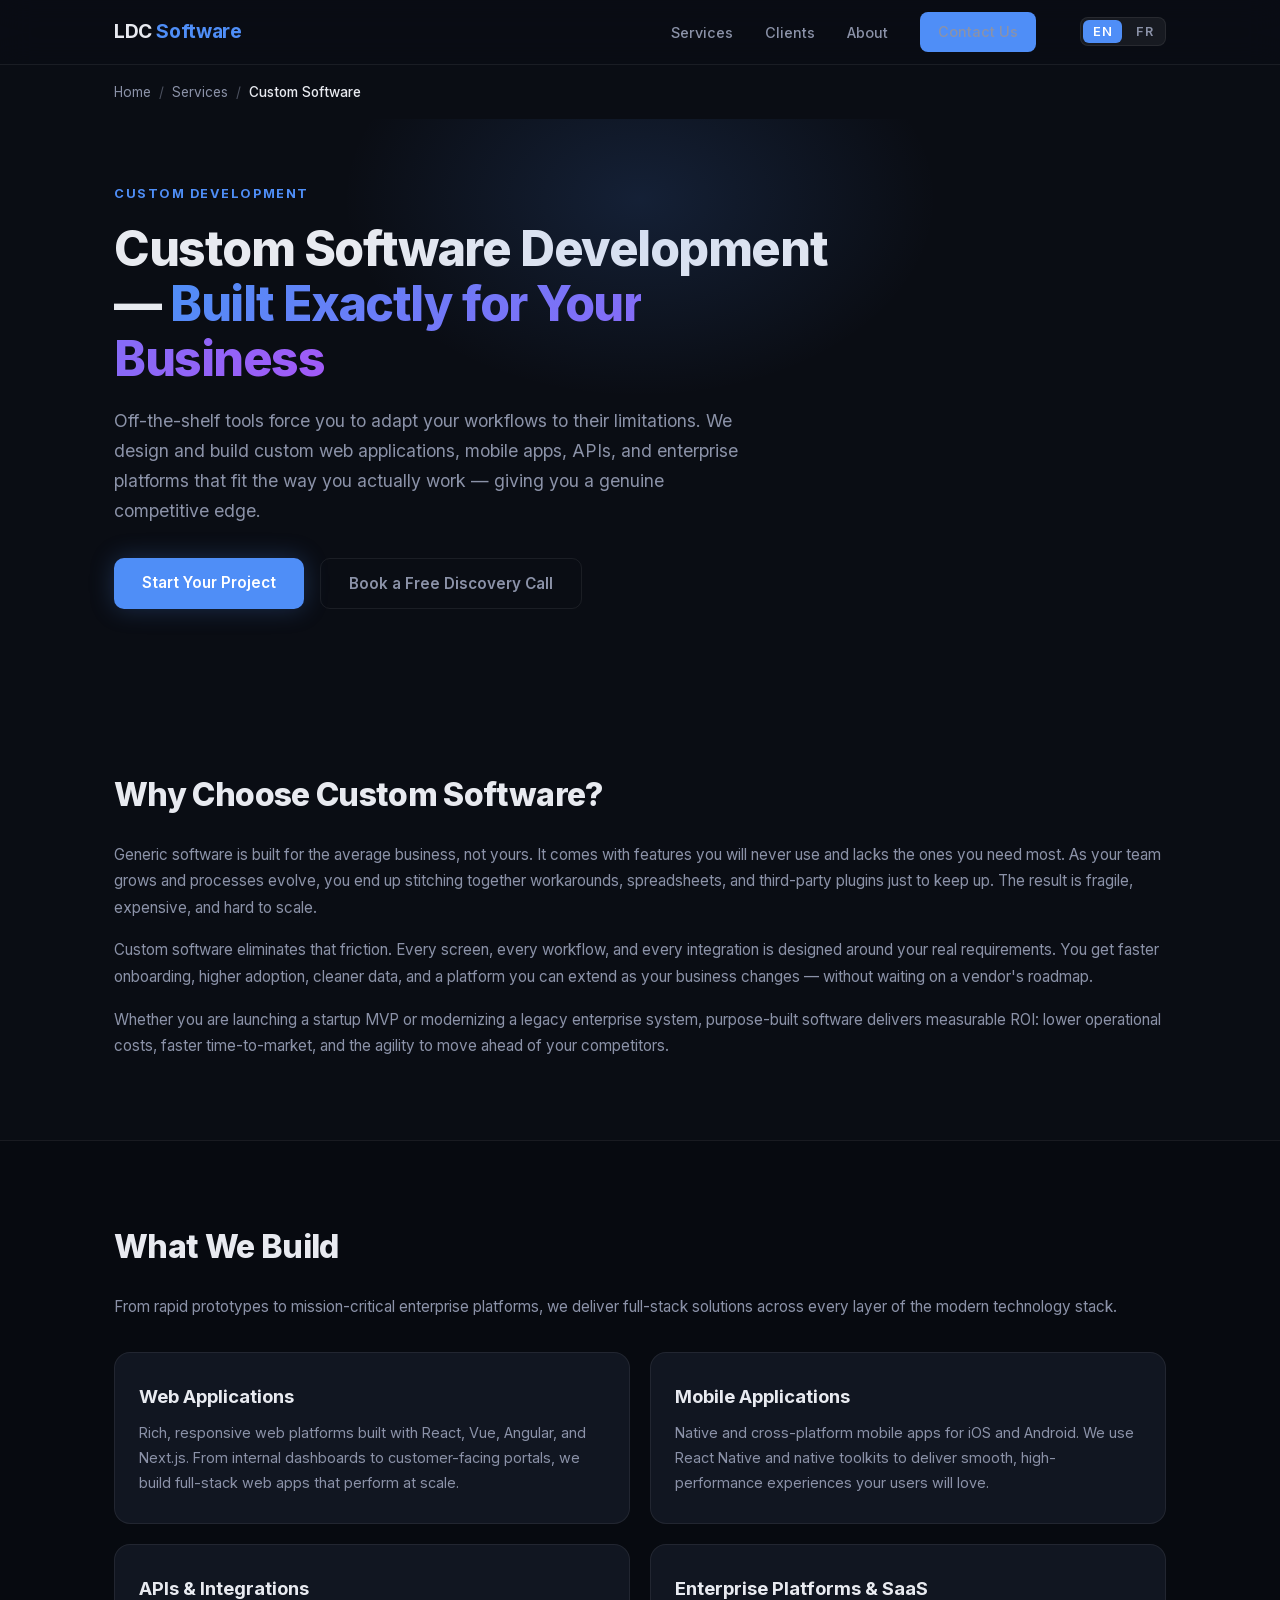
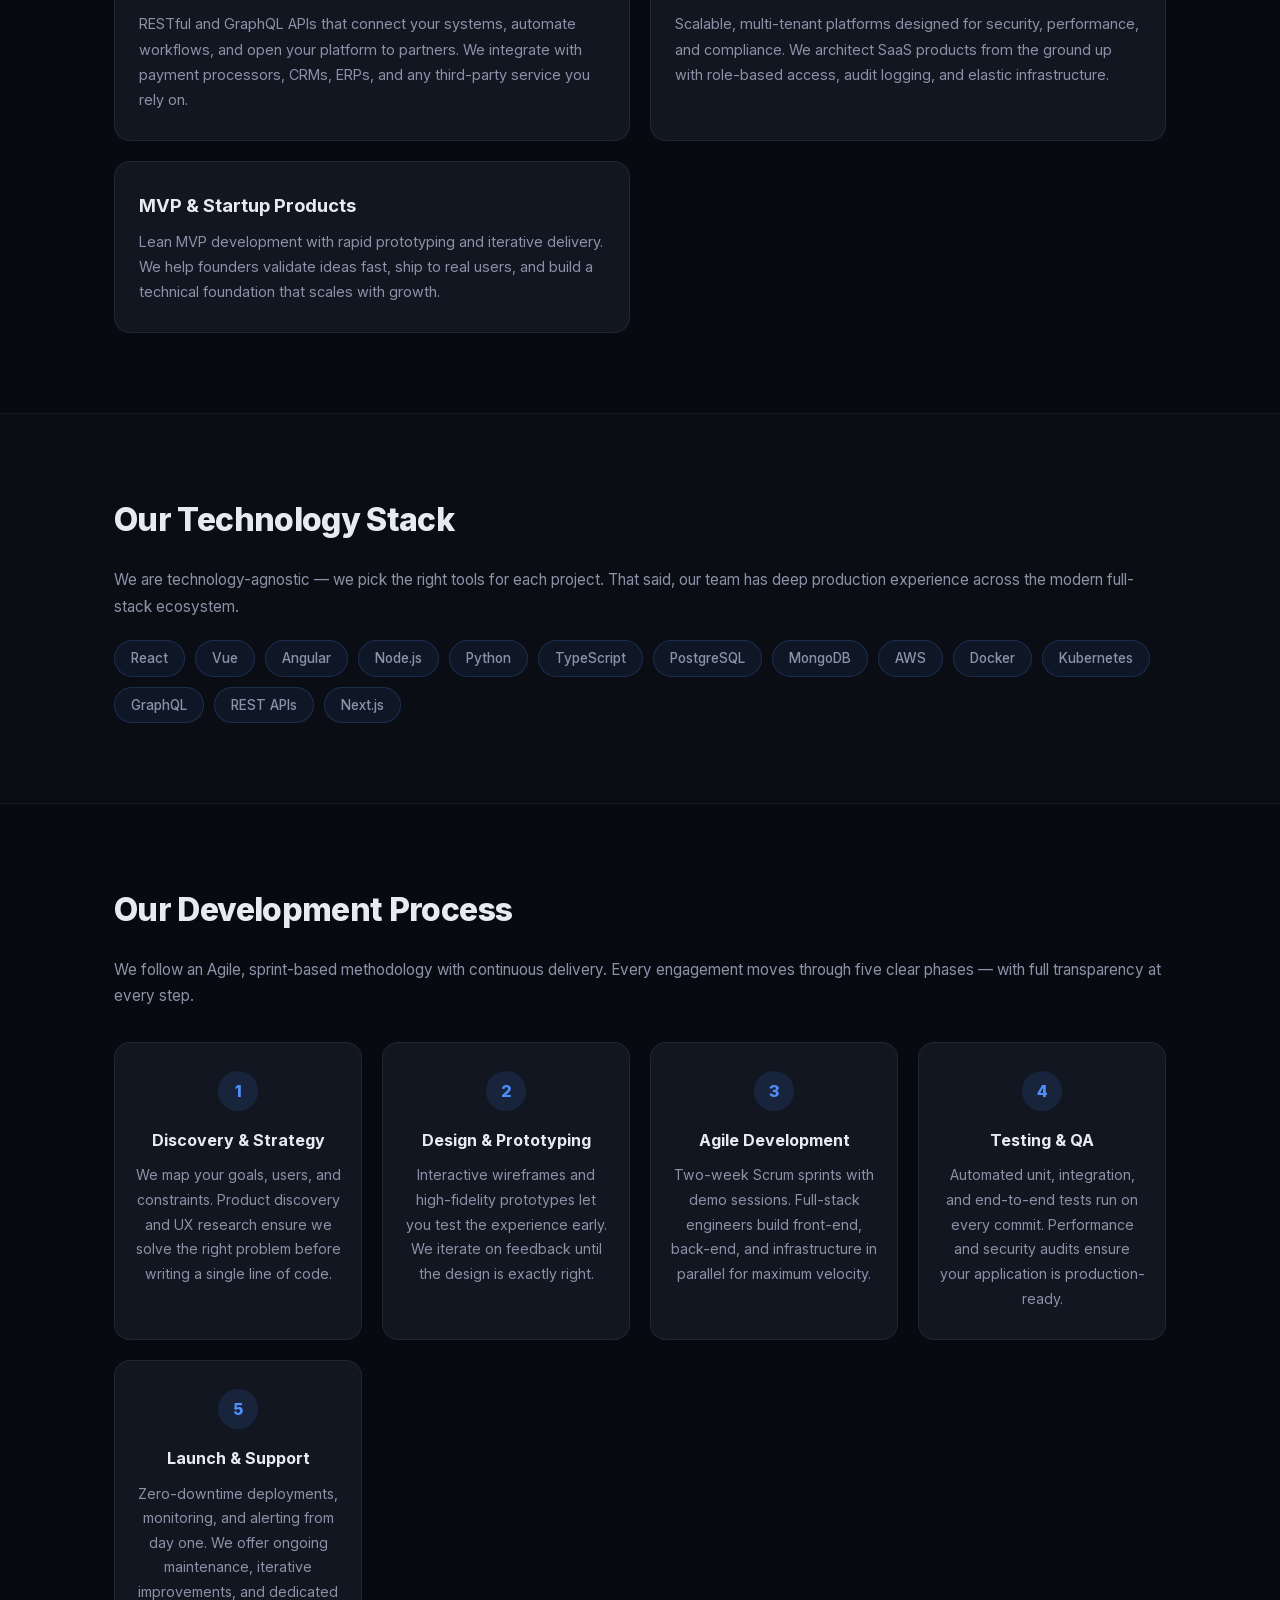
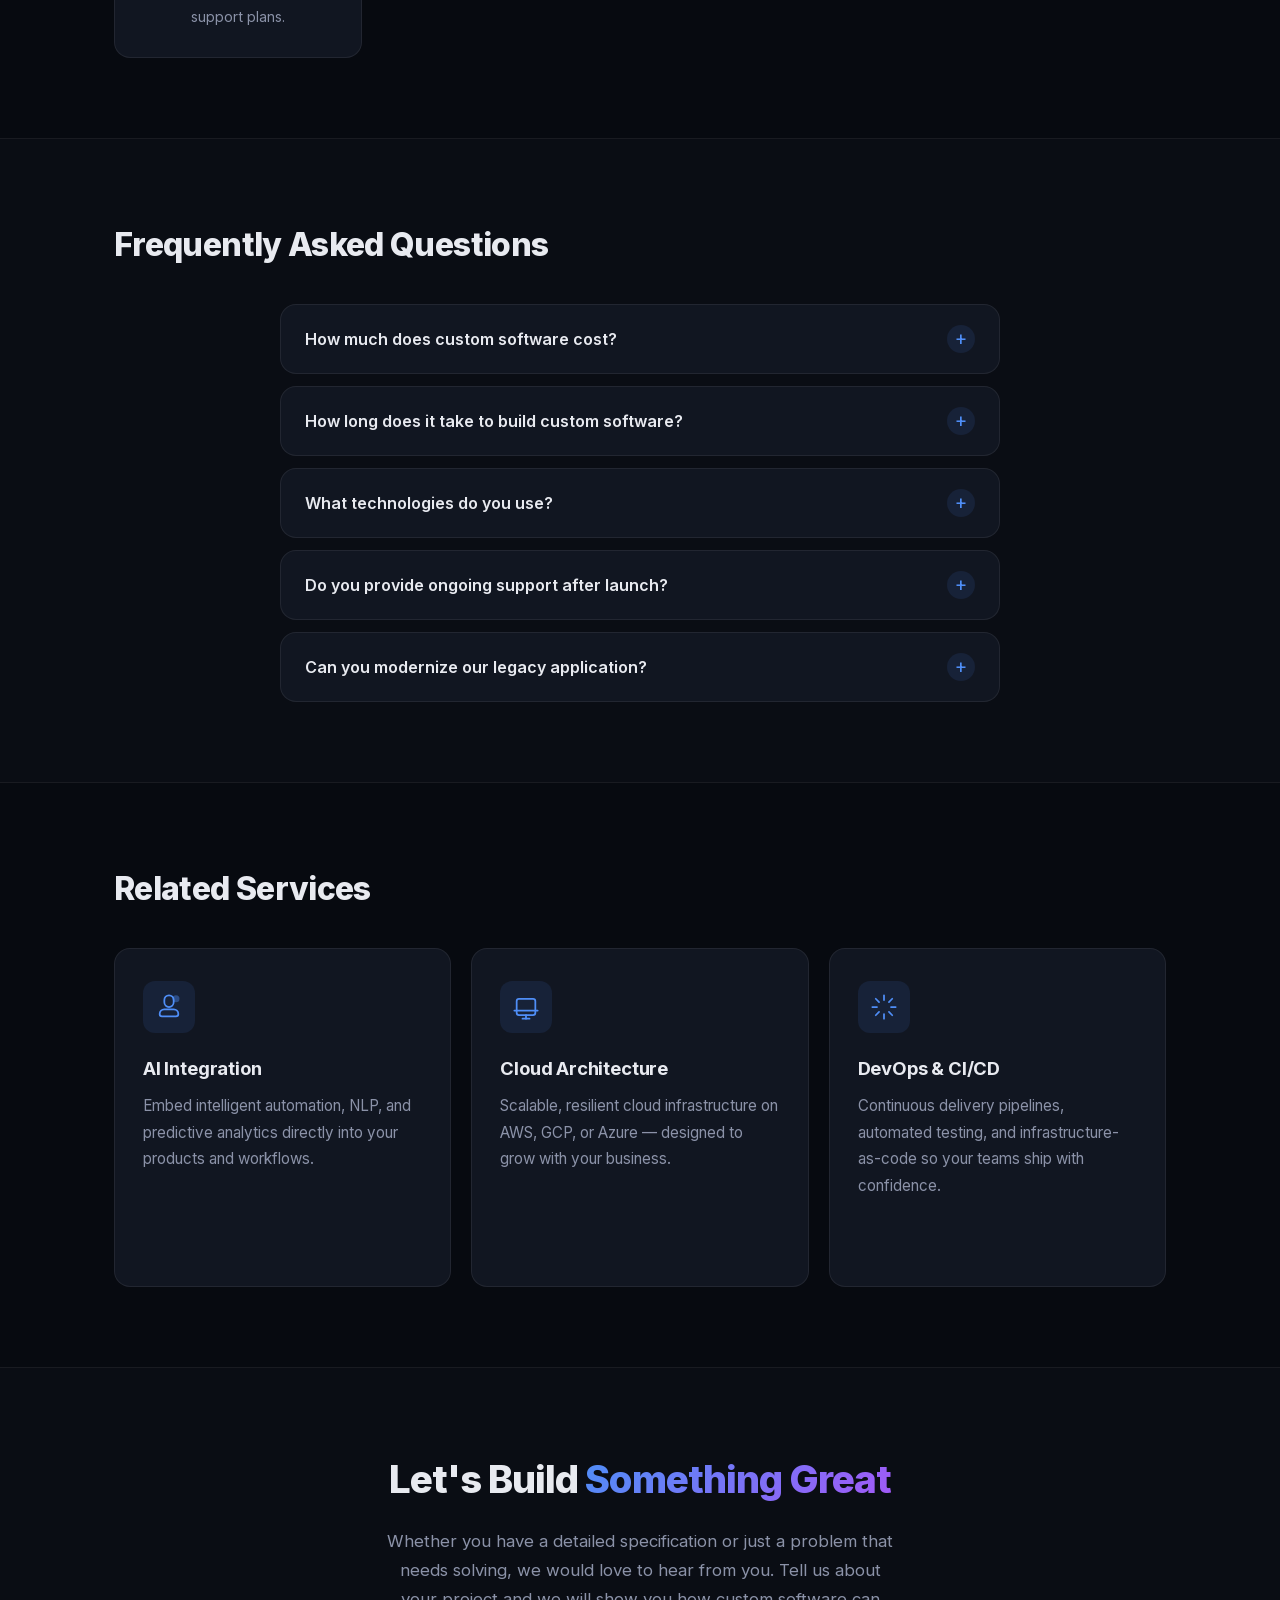
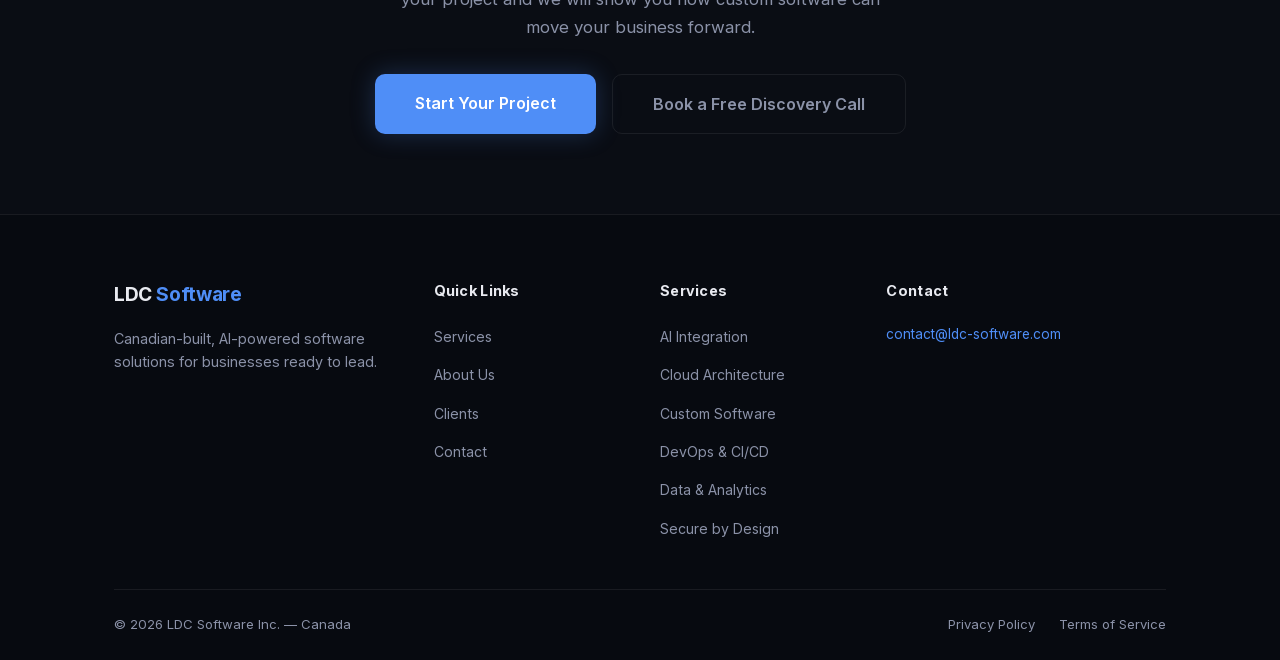
<file: services/custom-software/index.html>
<!DOCTYPE html>
<html lang="en">
<head>
  <meta charset="UTF-8" />
  <meta name="viewport" content="width=device-width, initial-scale=1.0" />
  <meta name="description" content="Custom software development for Canadian businesses. Web apps, mobile apps, APIs, enterprise platforms, and MVP development by LDC Software." />
  <meta name="robots" content="index, follow" />
  <meta name="author" content="LDC Software Inc." />
  <meta name="theme-color" content="#0a0d14" />
  <title>Custom Software Development | LDC Software</title>

  <!-- Favicon & Touch Icons -->
  <link rel="icon" href="/favicon.ico" sizes="32x32" />
  <link rel="icon" type="image/svg+xml" href="data:image/svg+xml,%3Csvg xmlns='http://www.w3.org/2000/svg' viewBox='0 0 32 32'%3E%3Crect width='32' height='32' rx='6' fill='%230a0d14'/%3E%3Ctext x='4' y='23' font-family='system-ui,sans-serif' font-size='20' font-weight='800' fill='%234f8ef7'%3ELDC%3C/text%3E%3C/svg%3E" />
  <link rel="apple-touch-icon" href="/apple-touch-icon.png" />

  <!-- Canonical URL -->
  <link rel="canonical" href="https://www.ldc-software.com/services/custom-software/" />

  <!-- Hreflang -->
  <link rel="alternate" hreflang="en" href="https://www.ldc-software.com/services/custom-software/" />
  <link rel="alternate" hreflang="fr" href="https://www.ldc-software.com/fr/services/custom-software/" />
  <link rel="alternate" hreflang="x-default" href="https://www.ldc-software.com/services/custom-software/" />

  <!-- Open Graph -->
  <meta property="og:type" content="website" />
  <meta property="og:title" content="Custom Software Development | LDC Software" />
  <meta property="og:description" content="Custom software development for Canadian businesses. Web apps, mobile apps, APIs, enterprise platforms, and MVP development by LDC Software." />
  <meta property="og:url" content="https://www.ldc-software.com/services/custom-software/" />
  <meta property="og:site_name" content="LDC Software" />
  <meta property="og:locale" content="en_CA" />
  <meta property="og:image" content="https://www.ldc-software.com/og-image.png" />
  <meta property="og:image:width" content="1200" />
  <meta property="og:image:height" content="630" />
  <meta property="og:image:alt" content="Custom Software Development — LDC Software" />

  <!-- Twitter Card -->
  <meta name="twitter:card" content="summary_large_image" />
  <meta name="twitter:title" content="Custom Software Development | LDC Software" />
  <meta name="twitter:description" content="Custom software development for Canadian businesses. Web apps, mobile apps, APIs, enterprise platforms, and MVP development." />
  <meta name="twitter:image" content="https://www.ldc-software.com/og-image.png" />
  <meta name="twitter:image:alt" content="Custom Software Development — LDC Software" />

  <!-- Self-hosted Inter font (preload critical latin subset) -->
  <link rel="preload" href="/fonts/inter-latin.woff2" as="font" type="font/woff2" crossorigin />

  <!-- Preload critical JS -->
  <link rel="preload" href="/main.js?v=3" as="script" />

  <!-- JSON-LD: Service -->
  <script type="application/ld+json">
  {
    "@context": "https://schema.org",
    "@type": "Service",
    "name": "Custom Software Development",
    "serviceType": "Custom Software Development",
    "provider": {
      "@id": "https://www.ldc-software.com/#organization"
    },
    "url": "https://www.ldc-software.com/services/custom-software/",
    "description": "Custom software development for Canadian businesses. Web apps, mobile apps, APIs, enterprise platforms, and MVP development by LDC Software.",
    "areaServed": {
      "@type": "Country",
      "name": "Canada"
    }
  }
  </script>

  <!-- JSON-LD: BreadcrumbList -->
  <script type="application/ld+json">
  {
    "@context": "https://schema.org",
    "@type": "BreadcrumbList",
    "itemListElement": [
      {
        "@type": "ListItem",
        "position": 1,
        "name": "Home",
        "item": "https://www.ldc-software.com/"
      },
      {
        "@type": "ListItem",
        "position": 2,
        "name": "Services",
        "item": "https://www.ldc-software.com/#services"
      },
      {
        "@type": "ListItem",
        "position": 3,
        "name": "Custom Software Development",
        "item": "https://www.ldc-software.com/services/custom-software/"
      }
    ]
  }
  </script>

  <!-- Critical CSS (above-the-fold) -->
  <style>
    *, *::before, *::after { box-sizing: border-box; margin: 0; padding: 0; }
    :root {
      --bg: #0a0d14; --bg-card: #111621; --bg-dark: #070a10;
      --border: rgba(255,255,255,0.07); --text: #e8eaf0; --text-muted: #8b92a8;
      --accent: #4f8ef7; --accent-2: #a259f7; --accent-glow: rgba(79,142,247,0.25);
      --radius: 16px; --font: 'Inter', system-ui, sans-serif;
    }
    html { scroll-behavior: smooth; }
    body {
      background: var(--bg); color: var(--text); font-family: var(--font);
      font-size: 16px; line-height: 1.65; -webkit-font-smoothing: antialiased;
    }
    .container { max-width: 1100px; margin: 0 auto; padding: 0 24px; }
    .nav {
      position: sticky; top: 0; z-index: 100; backdrop-filter: blur(16px);
      background: rgba(10,13,20,0.85); border-bottom: 1px solid var(--border);
      transition: background 0.3s, box-shadow 0.3s;
    }
    .nav-inner { display: flex; align-items: center; justify-content: space-between; height: 64px; }
    .logo { font-size: 1.2rem; font-weight: 700; color: var(--text); text-decoration: none; letter-spacing: -0.02em; }
    .logo span { color: var(--accent); }
    .nav-links { list-style: none; display: flex; align-items: center; gap: 32px; }
    .nav-links a { color: var(--text-muted); text-decoration: none; font-size: 0.9rem; font-weight: 500; transition: color 0.2s; }
    .nav-hamburger { display: none; }
    .btn {
      display: inline-block; padding: 12px 28px; border-radius: 10px;
      font-size: 0.95rem; font-weight: 600; text-decoration: none; transition: all 0.2s; cursor: pointer;
    }
    .btn-sm { padding: 8px 18px; font-size: 0.85rem; border-radius: 8px; background: var(--accent); color: #fff; }
    .btn-primary { background: var(--accent); color: #fff; box-shadow: 0 0 24px var(--accent-glow); }
    .btn-ghost { background: transparent; color: var(--text-muted); border: 1px solid var(--border); }
    .btn-lg { padding: 16px 40px; font-size: 1rem; }
    .breadcrumb { padding: 16px 0; }
    .breadcrumb-list { list-style: none; display: flex; align-items: center; gap: 8px; font-size: 0.85rem; }
    .breadcrumb-list a { color: var(--text-muted); text-decoration: none; transition: color 0.2s; }
    .breadcrumb-sep { color: var(--text-muted); opacity: 0.5; }
    .breadcrumb-current { color: var(--text); font-weight: 500; }
    .svc-hero { padding: 60px 0 80px; position: relative; overflow: hidden; }
    .hero-glow {
      position: absolute; top: -120px; left: 50%; transform: translateX(-50%);
      width: 600px; height: 400px;
      background: radial-gradient(ellipse, rgba(79,142,247,0.15) 0%, transparent 70%); pointer-events: none;
    }
    .svc-hero-tag {
      display: inline-block; color: var(--accent); font-size: 0.8rem; font-weight: 700;
      text-transform: uppercase; letter-spacing: 0.12em; margin-bottom: 16px;
    }
    .svc-hero h1 {
      font-size: clamp(2rem, 4vw, 3rem); font-weight: 800; line-height: 1.15;
      letter-spacing: -0.03em; margin-bottom: 20px; max-width: 720px;
    }
    .svc-hero-desc { color: var(--text-muted); font-size: 1.1rem; line-height: 1.7; max-width: 640px; margin-bottom: 32px; }
    .svc-hero-actions { display: flex; gap: 16px; flex-wrap: wrap; }
    .gradient-text {
      background: linear-gradient(135deg, var(--accent), var(--accent-2));
      -webkit-background-clip: text; -webkit-text-fill-color: transparent; background-clip: text;
    }
    .lang-toggle { display: flex; gap: 4px; background: rgba(255,255,255,0.05); border-radius: 8px; padding: 3px; }
    .lang-btn { background: transparent; border: none; color: var(--text-muted); padding: 4px 10px; border-radius: 6px; font-size: 0.8rem; font-weight: 600; cursor: pointer; }
    .lang-btn.active { background: var(--accent); color: #fff; }
    .skip-link {
      position: absolute; left: -9999px; top: auto; width: 1px; height: 1px; overflow: hidden;
      background: var(--accent); color: #fff; padding: 12px 24px; border-radius: 0 0 8px 0;
      font-size: 0.9rem; font-weight: 600; text-decoration: none; z-index: 9999;
    }
    .skip-link:focus { position: fixed; left: 0; top: 0; width: auto; height: auto; overflow: visible; }
  </style>

  <!-- Defer non-critical CSS -->
  <link rel="stylesheet" href="/styles.css" media="print" onload="this.media='all'" />
  <noscript><link rel="stylesheet" href="/styles.css" /></noscript>
</head>
<body>

  <!-- Skip to main content (accessibility) -->
  <a href="#main-content" class="skip-link">Skip to main content</a>

  <!-- Navigation -->
  <nav class="nav" id="main-nav">
    <div class="container nav-inner">
      <a href="/" class="logo" aria-label="LDC Software — home">LDC <span>Software</span></a>
      <button class="nav-hamburger" id="nav-hamburger" aria-label="Open navigation menu" aria-expanded="false" aria-controls="nav-menu">
        <span class="hamburger-line"></span>
        <span class="hamburger-line"></span>
        <span class="hamburger-line"></span>
      </button>
      <ul class="nav-links" id="nav-menu" role="list">
        <li><a href="/#services" class="nav-link" data-i18n="nav_services">Services</a></li>
        <li><a href="/#social-proof" class="nav-link" data-i18n="nav_clients">Clients</a></li>
        <li><a href="/#about" class="nav-link" data-i18n="nav_about">About</a></li>
        <li><a href="/#contact" class="btn btn-sm" data-i18n="nav_contact">Contact Us</a></li>
        <li>
          <div class="lang-toggle" role="radiogroup" aria-label="Language">
            <button class="lang-btn active" data-lang="en" role="radio" aria-checked="true">EN</button>
            <button class="lang-btn" data-lang="fr" role="radio" aria-checked="false">FR</button>
          </div>
        </li>
      </ul>
    </div>
  </nav>

  <main id="main-content">

  <!-- Breadcrumb -->
  <nav class="breadcrumb" aria-label="Breadcrumb">
    <div class="container">
      <ol class="breadcrumb-list" itemscope itemtype="https://schema.org/BreadcrumbList">
        <li itemprop="itemListElement" itemscope itemtype="https://schema.org/ListItem">
          <a href="/" itemprop="item"><span itemprop="name" data-i18n="breadcrumb_home">Home</span></a>
          <meta itemprop="position" content="1" />
        </li>
        <li class="breadcrumb-sep" aria-hidden="true">/</li>
        <li itemprop="itemListElement" itemscope itemtype="https://schema.org/ListItem">
          <a href="/#services" itemprop="item"><span itemprop="name" data-i18n="breadcrumb_services">Services</span></a>
          <meta itemprop="position" content="2" />
        </li>
        <li class="breadcrumb-sep" aria-hidden="true">/</li>
        <li itemprop="itemListElement" itemscope itemtype="https://schema.org/ListItem">
          <span class="breadcrumb-current" itemprop="name" data-i18n="breadcrumb_custom_software">Custom Software</span>
          <meta itemprop="position" content="3" />
        </li>
      </ol>
    </div>
  </nav>

  <!-- Hero -->
  <section class="svc-hero">
    <div class="container">
      <span class="svc-hero-tag" data-i18n="csdev_hero_tag">Custom Development</span>
      <h1 data-i18n="csdev_hero_title">Custom Software Development &mdash; <span class="gradient-text">Built Exactly for Your Business</span></h1>
      <p class="svc-hero-desc" data-i18n="csdev_hero_desc">
        Off-the-shelf tools force you to adapt your workflows to their limitations. We design and build
        custom web applications, mobile apps, APIs, and enterprise platforms that fit the way you actually work &mdash;
        giving you a genuine competitive edge.
      </p>
      <div class="svc-hero-actions">
        <a href="/#contact" class="btn btn-primary" data-i18n="csdev_cta_start">Start Your Project</a>
        <a href="/#contact" class="btn btn-ghost" data-i18n="csdev_cta_discovery">Book a Free Discovery Call</a>
      </div>
    </div>
    <div class="hero-glow"></div>
  </section>

  <!-- Why Choose Custom Software? -->
  <section class="svc-section">
    <div class="container">
      <h2 data-i18n="csdev_why_title">Why Choose Custom Software?</h2>
      <p data-i18n="csdev_why_p1">
        Generic software is built for the average business, not yours. It comes with features you will never use and
        lacks the ones you need most. As your team grows and processes evolve, you end up stitching together
        workarounds, spreadsheets, and third-party plugins just to keep up. The result is fragile, expensive,
        and hard to scale.
      </p>
      <p data-i18n="csdev_why_p2">
        Custom software eliminates that friction. Every screen, every workflow, and every integration is designed
        around your real requirements. You get faster onboarding, higher adoption, cleaner data, and a platform
        you can extend as your business changes &mdash; without waiting on a vendor's roadmap.
      </p>
      <p data-i18n="csdev_why_p3">
        Whether you are launching a startup MVP or modernizing a legacy enterprise system, purpose-built software
        delivers measurable ROI: lower operational costs, faster time-to-market, and the agility to move ahead of
        your competitors.
      </p>
    </div>
  </section>

  <!-- What We Build -->
  <section class="svc-section svc-section-dark">
    <div class="container">
      <h2 data-i18n="csdev_offerings_title">What We Build</h2>
      <p data-i18n="csdev_offerings_desc">
        From rapid prototypes to mission-critical enterprise platforms, we deliver full-stack solutions across
        every layer of the modern technology stack.
      </p>
      <div class="svc-offerings-grid">
        <div class="svc-offering-card">
          <h3 data-i18n="csdev_offering1_title">Web Applications</h3>
          <p data-i18n="csdev_offering1_desc">
            Rich, responsive web platforms built with React, Vue, Angular, and Next.js. From internal dashboards
            to customer-facing portals, we build full-stack web apps that perform at scale.
          </p>
        </div>
        <div class="svc-offering-card">
          <h3 data-i18n="csdev_offering2_title">Mobile Applications</h3>
          <p data-i18n="csdev_offering2_desc">
            Native and cross-platform mobile apps for iOS and Android. We use React Native and native toolkits
            to deliver smooth, high-performance experiences your users will love.
          </p>
        </div>
        <div class="svc-offering-card">
          <h3 data-i18n="csdev_offering3_title">APIs &amp; Integrations</h3>
          <p data-i18n="csdev_offering3_desc">
            RESTful and GraphQL APIs that connect your systems, automate workflows, and open your platform
            to partners. We integrate with payment processors, CRMs, ERPs, and any third-party service you rely on.
          </p>
        </div>
        <div class="svc-offering-card">
          <h3 data-i18n="csdev_offering4_title">Enterprise Platforms &amp; SaaS</h3>
          <p data-i18n="csdev_offering4_desc">
            Scalable, multi-tenant platforms designed for security, performance, and compliance. We architect
            SaaS products from the ground up with role-based access, audit logging, and elastic infrastructure.
          </p>
        </div>
        <div class="svc-offering-card">
          <h3 data-i18n="csdev_offering5_title">MVP &amp; Startup Products</h3>
          <p data-i18n="csdev_offering5_desc">
            Lean MVP development with rapid prototyping and iterative delivery. We help founders validate ideas
            fast, ship to real users, and build a technical foundation that scales with growth.
          </p>
        </div>
      </div>
    </div>
  </section>

  <!-- Our Technology Stack -->
  <section class="svc-section">
    <div class="container">
      <h2 data-i18n="csdev_tech_title">Our Technology Stack</h2>
      <p data-i18n="csdev_tech_desc">
        We are technology-agnostic &mdash; we pick the right tools for each project. That said, our team has
        deep production experience across the modern full-stack ecosystem.
      </p>
      <div class="svc-pills">
        <span class="svc-pill">React</span>
        <span class="svc-pill">Vue</span>
        <span class="svc-pill">Angular</span>
        <span class="svc-pill">Node.js</span>
        <span class="svc-pill">Python</span>
        <span class="svc-pill">TypeScript</span>
        <span class="svc-pill">PostgreSQL</span>
        <span class="svc-pill">MongoDB</span>
        <span class="svc-pill">AWS</span>
        <span class="svc-pill">Docker</span>
        <span class="svc-pill">Kubernetes</span>
        <span class="svc-pill">GraphQL</span>
        <span class="svc-pill">REST APIs</span>
        <span class="svc-pill">Next.js</span>
      </div>
    </div>
  </section>

  <!-- Our Development Process -->
  <section class="svc-section svc-section-dark">
    <div class="container">
      <h2 data-i18n="csdev_process_title">Our Development Process</h2>
      <p data-i18n="csdev_process_desc">
        We follow an Agile, sprint-based methodology with continuous delivery. Every engagement moves through
        five clear phases &mdash; with full transparency at every step.
      </p>
      <div class="svc-process-grid">
        <div class="svc-process-step">
          <span class="svc-step-num">1</span>
          <h3 data-i18n="csdev_step1_title">Discovery &amp; Strategy</h3>
          <p data-i18n="csdev_step1_desc">
            We map your goals, users, and constraints. Product discovery and UX research ensure we solve
            the right problem before writing a single line of code.
          </p>
        </div>
        <div class="svc-process-step">
          <span class="svc-step-num">2</span>
          <h3 data-i18n="csdev_step2_title">Design &amp; Prototyping</h3>
          <p data-i18n="csdev_step2_desc">
            Interactive wireframes and high-fidelity prototypes let you test the experience early. We iterate
            on feedback until the design is exactly right.
          </p>
        </div>
        <div class="svc-process-step">
          <span class="svc-step-num">3</span>
          <h3 data-i18n="csdev_step3_title">Agile Development</h3>
          <p data-i18n="csdev_step3_desc">
            Two-week Scrum sprints with demo sessions. Full-stack engineers build front-end, back-end, and
            infrastructure in parallel for maximum velocity.
          </p>
        </div>
        <div class="svc-process-step">
          <span class="svc-step-num">4</span>
          <h3 data-i18n="csdev_step4_title">Testing &amp; QA</h3>
          <p data-i18n="csdev_step4_desc">
            Automated unit, integration, and end-to-end tests run on every commit. Performance and security
            audits ensure your application is production-ready.
          </p>
        </div>
        <div class="svc-process-step">
          <span class="svc-step-num">5</span>
          <h3 data-i18n="csdev_step5_title">Launch &amp; Support</h3>
          <p data-i18n="csdev_step5_desc">
            Zero-downtime deployments, monitoring, and alerting from day one. We offer ongoing maintenance,
            iterative improvements, and dedicated support plans.
          </p>
        </div>
      </div>
    </div>
  </section>

  <!-- FAQ -->
  <section class="svc-section">
    <div class="container">
      <h2 data-i18n="csdev_faq_title">Frequently Asked Questions</h2>
      <div class="svc-faq-list">
        <details class="svc-faq-item">
          <summary data-i18n="csdev_faq1_q">How much does custom software cost?</summary>
          <div class="svc-faq-answer">
            <p data-i18n="csdev_faq1_a">
              Projects range widely depending on scope and complexity. A focused MVP typically starts in the
              $25K&ndash;$50K range, while full enterprise platforms can be significantly higher. We provide
              transparent, detailed estimates after an initial discovery session so there are no surprises.
            </p>
          </div>
        </details>
        <details class="svc-faq-item">
          <summary data-i18n="csdev_faq2_q">How long does it take to build custom software?</summary>
          <div class="svc-faq-answer">
            <p data-i18n="csdev_faq2_a">
              MVPs can be delivered in 6&ndash;12 weeks. Full-featured platforms typically take 3&ndash;9 months
              depending on complexity. We use Agile sprints and continuous delivery so you see working software
              within the first two weeks.
            </p>
          </div>
        </details>
        <details class="svc-faq-item">
          <summary data-i18n="csdev_faq3_q">What technologies do you use?</summary>
          <div class="svc-faq-answer">
            <p data-i18n="csdev_faq3_a">
              Our core stack includes React, Node.js, Python, TypeScript, PostgreSQL, and AWS. We also work with
              Vue, Angular, MongoDB, GraphQL, Docker, and Kubernetes. We choose the best tools for your project
              rather than forcing a single framework.
            </p>
          </div>
        </details>
        <details class="svc-faq-item">
          <summary data-i18n="csdev_faq4_q">Do you provide ongoing support after launch?</summary>
          <div class="svc-faq-answer">
            <p data-i18n="csdev_faq4_a">
              Yes. We offer flexible maintenance and support plans that include monitoring, bug fixes, security
              patches, and iterative feature development. Most clients continue working with us long after the
              initial launch to keep their platform evolving.
            </p>
          </div>
        </details>
        <details class="svc-faq-item">
          <summary data-i18n="csdev_faq5_q">Can you modernize our legacy application?</summary>
          <div class="svc-faq-answer">
            <p data-i18n="csdev_faq5_a">
              Absolutely. We specialize in incremental legacy modernization &mdash; migrating monolithic systems
              to modern, cloud-native architectures without disrupting your operations. We assess what to keep,
              what to refactor, and what to rebuild from scratch.
            </p>
          </div>
        </details>
      </div>
    </div>
  </section>

  <!-- Related Services -->
  <section class="svc-section svc-section-dark">
    <div class="container">
      <h2 data-i18n="csdev_related_title">Related Services</h2>
      <div class="svc-related-grid">
        <a href="/services/ai-integration/" class="service-card" aria-label="AI Integration — learn more">
          <div class="service-icon" aria-hidden="true">
            <svg width="28" height="28" viewBox="0 0 24 24" fill="none" stroke="currentColor" stroke-width="1.5" stroke-linecap="round" stroke-linejoin="round"><path d="M12 2a4 4 0 0 1 4 4v2a4 4 0 0 1-8 0V6a4 4 0 0 1 4-4z"/><path d="M16 14H8a4 4 0 0 0-4 4v0a2 2 0 0 0 2 2h12a2 2 0 0 0 2-2v0a4 4 0 0 0-4-4z"/><circle cx="18" cy="5" r="3" fill="currentColor" stroke="none" opacity="0.4"/></svg>
          </div>
          <h3 class="service-title" data-i18n="csdev_related1_title">AI Integration</h3>
          <p class="service-desc" data-i18n="csdev_related1_desc">Embed intelligent automation, NLP, and predictive analytics directly into your products and workflows.</p>
          <span class="service-link">Learn more <span aria-hidden="true">&rarr;</span></span>
        </a>
        <a href="/services/cloud-architecture/" class="service-card" aria-label="Cloud Architecture — learn more">
          <div class="service-icon" aria-hidden="true">
            <svg width="28" height="28" viewBox="0 0 24 24" fill="none" stroke="currentColor" stroke-width="1.5" stroke-linecap="round" stroke-linejoin="round"><path d="M6 19a2 2 0 0 1-2-2V7a2 2 0 0 1 2-2h12a2 2 0 0 1 2 2v10a2 2 0 0 1-2 2H6z"/><path d="M2 15h20"/><path d="M9 22h6"/><path d="M12 19v3"/></svg>
          </div>
          <h3 class="service-title" data-i18n="csdev_related2_title">Cloud Architecture</h3>
          <p class="service-desc" data-i18n="csdev_related2_desc">Scalable, resilient cloud infrastructure on AWS, GCP, or Azure &mdash; designed to grow with your business.</p>
          <span class="service-link">Learn more <span aria-hidden="true">&rarr;</span></span>
        </a>
        <a href="/services/devops-cicd/" class="service-card" aria-label="DevOps and CI/CD — learn more">
          <div class="service-icon" aria-hidden="true">
            <svg width="28" height="28" viewBox="0 0 24 24" fill="none" stroke="currentColor" stroke-width="1.5" stroke-linecap="round" stroke-linejoin="round"><path d="M12 2v4M12 18v4M4.93 4.93l2.83 2.83M16.24 16.24l2.83 2.83M2 12h4M18 12h4M4.93 19.07l2.83-2.83M16.24 7.76l2.83-2.83"/></svg>
          </div>
          <h3 class="service-title" data-i18n="csdev_related3_title">DevOps &amp; CI/CD</h3>
          <p class="service-desc" data-i18n="csdev_related3_desc">Continuous delivery pipelines, automated testing, and infrastructure-as-code so your teams ship with confidence.</p>
          <span class="service-link">Learn more <span aria-hidden="true">&rarr;</span></span>
        </a>
      </div>
    </div>
  </section>

  <!-- CTA -->
  <section class="svc-cta">
    <div class="container">
      <h2 data-i18n="csdev_cta_title">Let's Build <span class="gradient-text">Something Great</span></h2>
      <p data-i18n="csdev_cta_desc">
        Whether you have a detailed specification or just a problem that needs solving, we would love to hear from you.
        Tell us about your project and we will show you how custom software can move your business forward.
      </p>
      <div class="svc-cta-actions">
        <a href="/#contact" class="btn btn-primary btn-lg" data-i18n="csdev_cta_start2">Start Your Project</a>
        <a href="/#contact" class="btn btn-ghost btn-lg" data-i18n="csdev_cta_discovery2">Book a Free Discovery Call</a>
      </div>
    </div>
  </section>

  </main>

  <!-- Footer -->
  <footer class="footer" role="contentinfo">
    <div class="container">
      <div class="footer-grid">
        <!-- Company Info -->
        <div class="footer-col footer-col-brand">
          <a href="/" class="logo" aria-label="LDC Software — home">LDC <span>Software</span></a>
          <p class="footer-brand-desc">Canadian-built, AI-powered software solutions for businesses ready to lead.</p>
        </div>

        <!-- Quick Links -->
        <div class="footer-col">
          <h4 class="footer-col-title">Quick Links</h4>
          <ul class="footer-links">
            <li><a href="/#services">Services</a></li>
            <li><a href="/#about">About Us</a></li>
            <li><a href="/#social-proof">Clients</a></li>
            <li><a href="/#contact">Contact</a></li>
          </ul>
        </div>

        <!-- Services -->
        <div class="footer-col">
          <h4 class="footer-col-title">Services</h4>
          <ul class="footer-links">
            <li><a href="/services/ai-integration/">AI Integration</a></li>
            <li><a href="/services/cloud-architecture/">Cloud Architecture</a></li>
            <li><a href="/services/custom-software/">Custom Software</a></li>
            <li><a href="/services/devops-cicd/">DevOps &amp; CI/CD</a></li>
            <li><a href="/services/data-analytics/">Data &amp; Analytics</a></li>
            <li><a href="/services/secure-by-design/">Secure by Design</a></li>
          </ul>
        </div>

        <!-- Contact -->
        <div class="footer-col">
          <h4 class="footer-col-title">Contact</h4>
          <p class="footer-contact-line">
            <a href="mailto:contact@ldc-software.com">contact@ldc-software.com</a>
          </p>
        </div>
      </div>

      <!-- Bottom Bar -->
      <div class="footer-bottom">
        <p class="footer-copy">&copy; 2026 LDC Software Inc. &mdash; Canada</p>
        <div class="footer-legal">
          <a href="#">Privacy Policy</a>
          <a href="#">Terms of Service</a>
        </div>
      </div>
    </div>
  </footer>

  <script src="/main.js?v=3" defer></script>
</body>
</html>
</file>
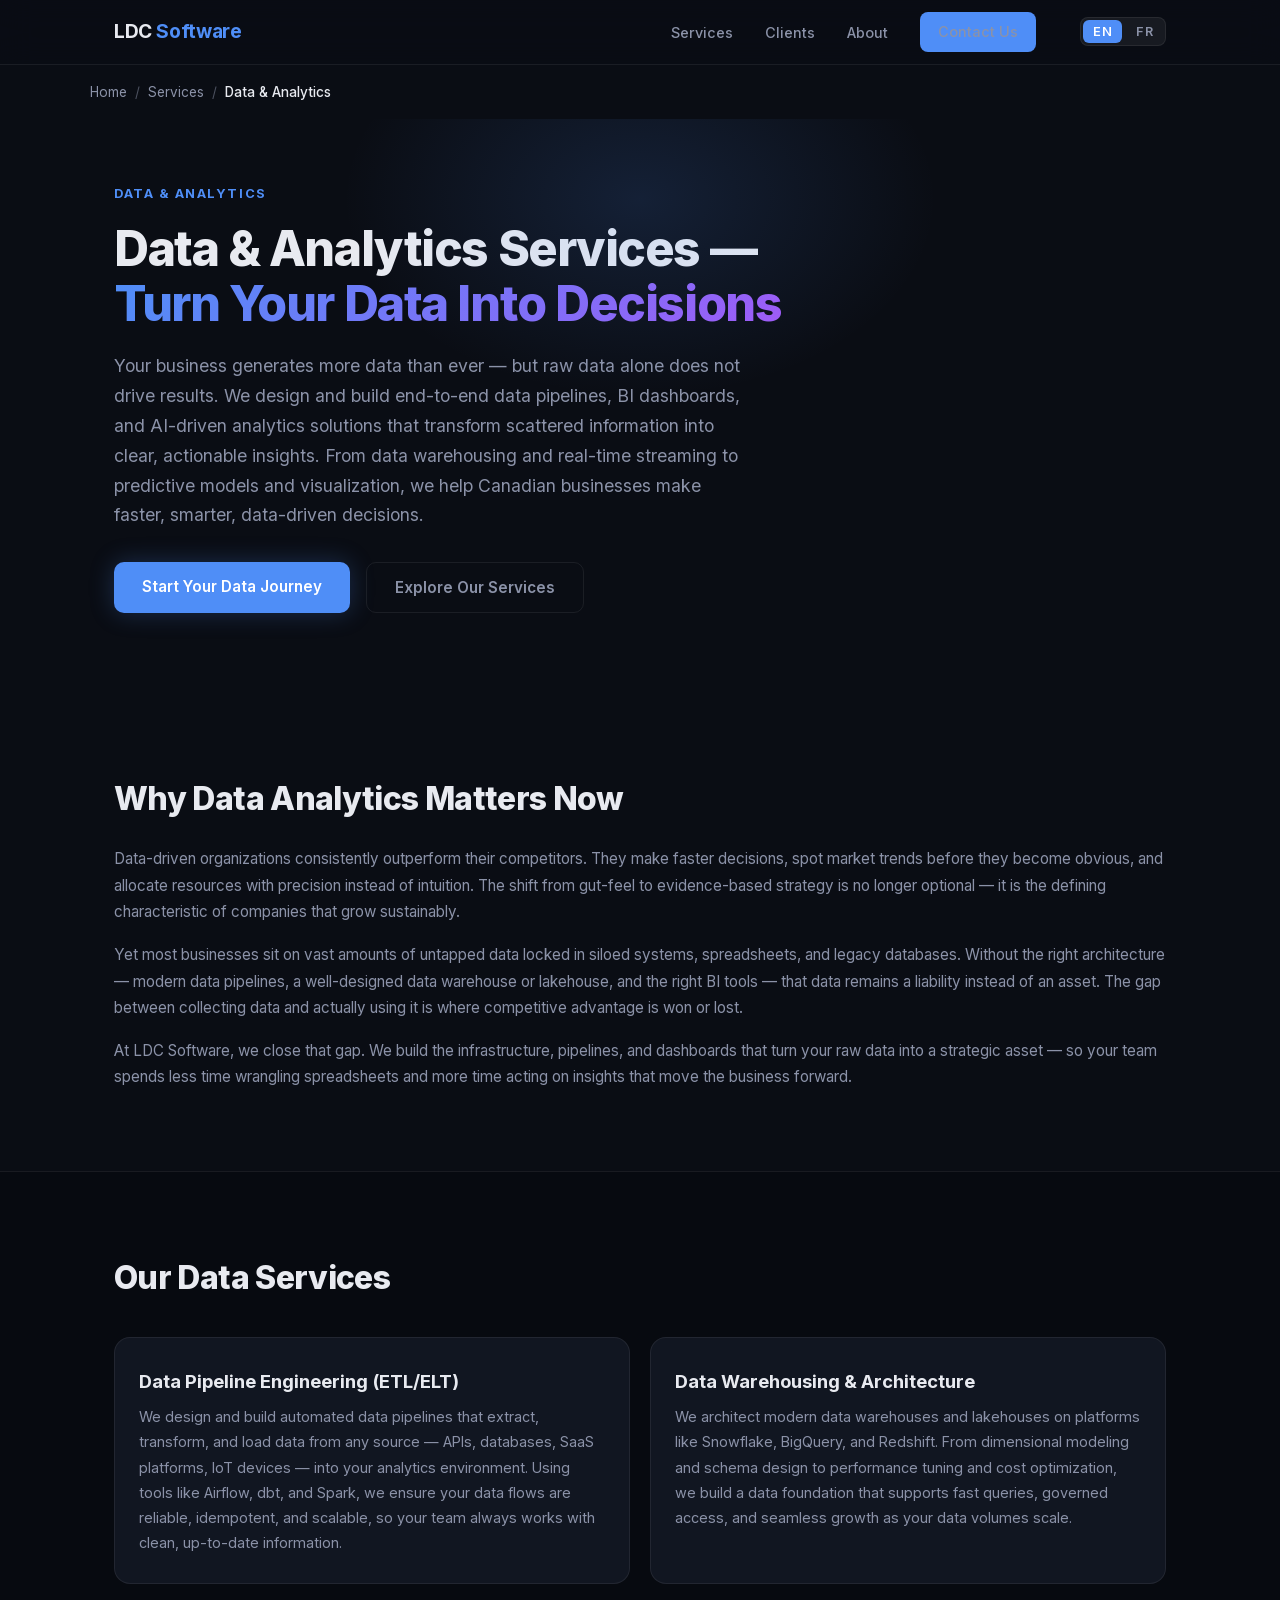
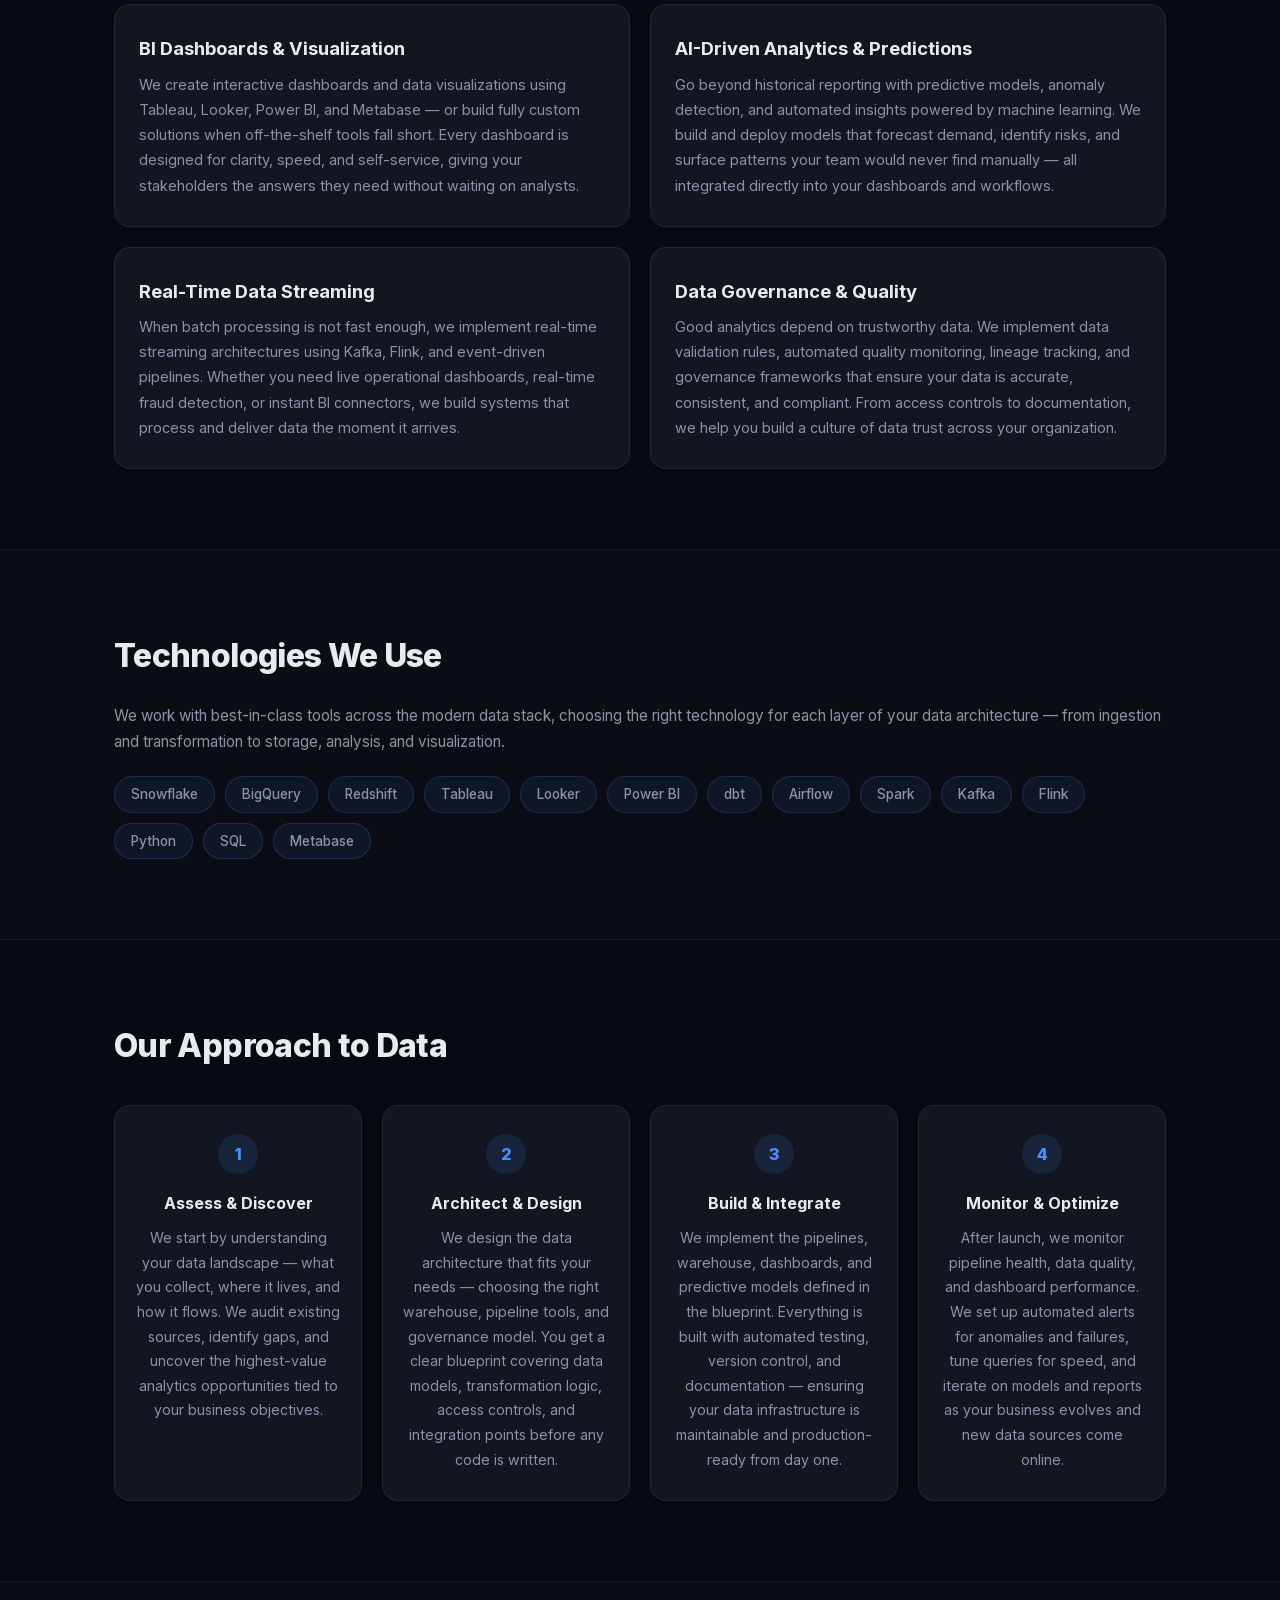
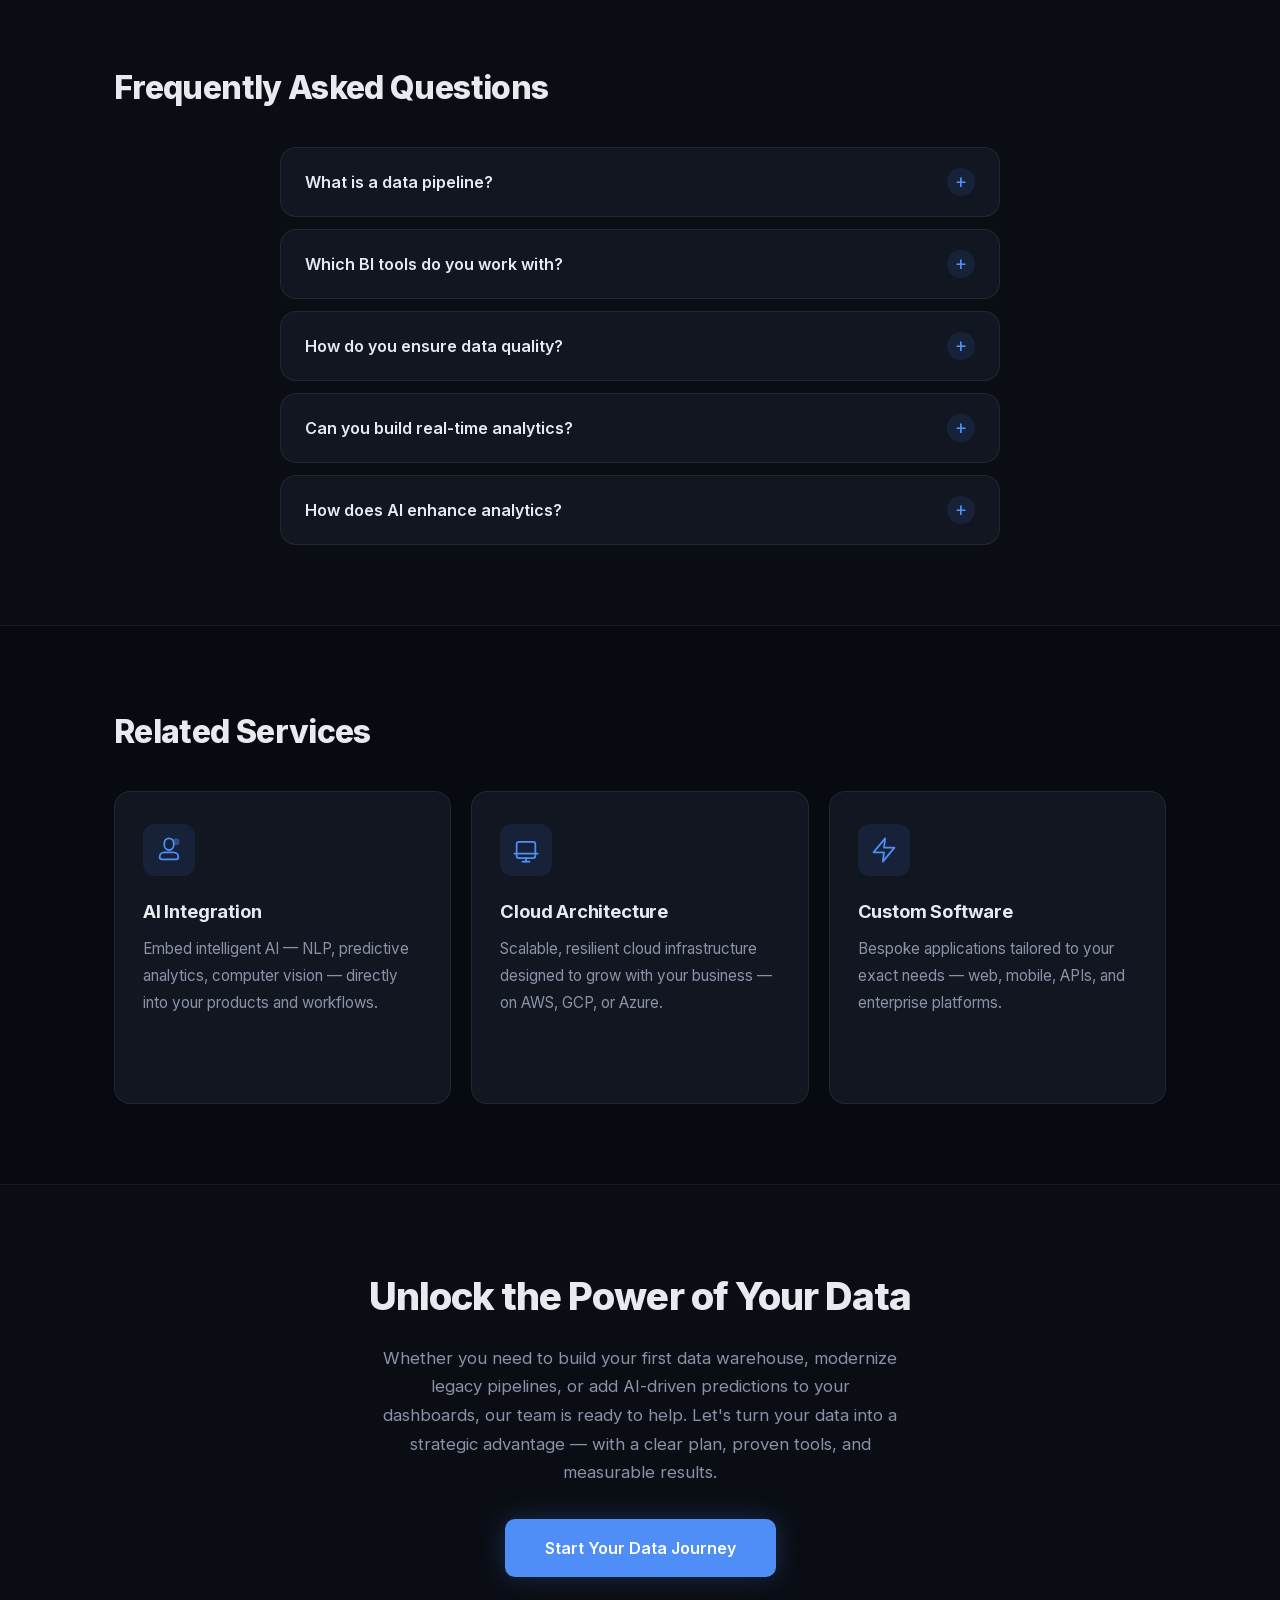
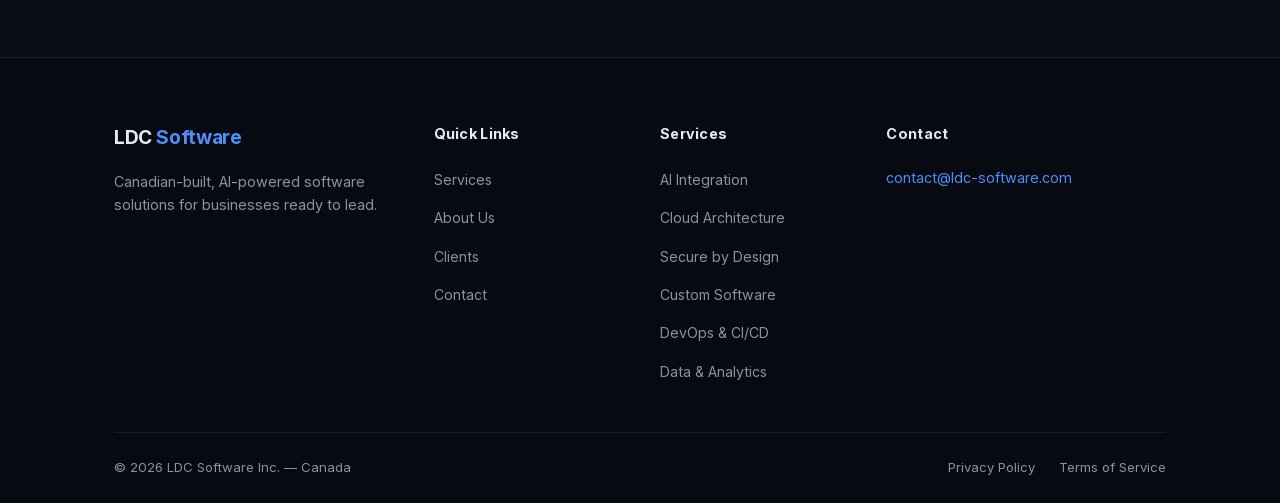
<file: services/data-analytics/index.html>
<!DOCTYPE html>
<html lang="en">
<head>
  <meta charset="UTF-8" />
  <meta name="viewport" content="width=device-width, initial-scale=1.0" />
  <meta name="description" content="Data pipeline engineering, BI dashboards, data warehousing, and AI-driven analytics for Canadian businesses. Turn your data into decisions with LDC Software." />
  <meta name="robots" content="index, follow" />
  <meta name="author" content="LDC Software Inc." />
  <meta name="theme-color" content="#0a0d14" />
  <title>Data &amp; Analytics Services | LDC Software</title>

  <!-- Favicon & Touch Icons -->
  <link rel="icon" href="/favicon.ico" sizes="32x32" />
  <link rel="icon" type="image/svg+xml" href="data:image/svg+xml,%3Csvg xmlns='http://www.w3.org/2000/svg' viewBox='0 0 32 32'%3E%3Crect width='32' height='32' rx='6' fill='%230a0d14'/%3E%3Ctext x='4' y='23' font-family='system-ui,sans-serif' font-size='20' font-weight='800' fill='%234f8ef7'%3ELDC%3C/text%3E%3C/svg%3E" />
  <link rel="apple-touch-icon" href="/apple-touch-icon.png" />

  <!-- Canonical URL -->
  <link rel="canonical" href="https://www.ldc-software.com/services/data-analytics/" />

  <!-- Hreflang: bilingual EN/FR -->
  <link rel="alternate" hreflang="en" href="https://www.ldc-software.com/services/data-analytics/" />
  <link rel="alternate" hreflang="fr" href="https://www.ldc-software.com/fr/services/data-analytics/" />
  <link rel="alternate" hreflang="x-default" href="https://www.ldc-software.com/services/data-analytics/" />

  <!-- Open Graph -->
  <meta property="og:type" content="website" />
  <meta property="og:title" content="Data &amp; Analytics Services | LDC Software" />
  <meta property="og:description" content="Data pipeline engineering, BI dashboards, data warehousing, and AI-driven analytics for Canadian businesses. Turn your data into decisions with LDC Software." />
  <meta property="og:url" content="https://www.ldc-software.com/services/data-analytics/" />
  <meta property="og:site_name" content="LDC Software" />
  <meta property="og:locale" content="en_CA" />
  <meta property="og:image" content="https://www.ldc-software.com/og-image.png" />
  <meta property="og:image:width" content="1200" />
  <meta property="og:image:height" content="630" />
  <meta property="og:image:alt" content="LDC Software — Data &amp; Analytics Services" />

  <!-- Twitter Card -->
  <meta name="twitter:card" content="summary_large_image" />
  <meta name="twitter:title" content="Data &amp; Analytics Services | LDC Software" />
  <meta name="twitter:description" content="Data pipeline engineering, BI dashboards, data warehousing, and AI-driven analytics for Canadian businesses. Turn your data into decisions with LDC Software." />
  <meta name="twitter:image" content="https://www.ldc-software.com/og-image.png" />
  <meta name="twitter:image:alt" content="LDC Software — Data &amp; Analytics Services" />

  <!-- Self-hosted Inter font (preload critical latin subset) -->
  <link rel="preload" href="/fonts/inter-latin.woff2" as="font" type="font/woff2" crossorigin />

  <!-- Preload critical JS -->
  <link rel="preload" href="/main.js?v=3" as="script" />

  <!-- JSON-LD: Service -->
  <script type="application/ld+json">
  {
    "@context": "https://schema.org",
    "@type": "Service",
    "name": "Data & Analytics Services",
    "description": "Data pipeline engineering, BI dashboards, data warehousing, and AI-driven analytics for Canadian businesses.",
    "serviceType": "Data Analytics",
    "provider": { "@id": "https://www.ldc-software.com/#organization" },
    "url": "https://www.ldc-software.com/services/data-analytics/",
    "areaServed": { "@type": "Country", "name": "Canada" }
  }
  </script>

  <!-- JSON-LD: BreadcrumbList -->
  <script type="application/ld+json">
  {
    "@context": "https://schema.org",
    "@type": "BreadcrumbList",
    "itemListElement": [
      { "@type": "ListItem", "position": 1, "name": "Home", "item": "https://www.ldc-software.com/" },
      { "@type": "ListItem", "position": 2, "name": "Services", "item": "https://www.ldc-software.com/#services" },
      { "@type": "ListItem", "position": 3, "name": "Data & Analytics", "item": "https://www.ldc-software.com/services/data-analytics/" }
    ]
  }
  </script>

  <!-- Critical CSS (above-the-fold) -->
  <style>
    *, *::before, *::after { box-sizing: border-box; margin: 0; padding: 0; }
    :root {
      --bg: #0a0d14; --bg-card: #111621; --bg-dark: #070a10;
      --border: rgba(255,255,255,0.07); --text: #e8eaf0; --text-muted: #8b92a8;
      --accent: #4f8ef7; --accent-2: #a259f7; --accent-glow: rgba(79,142,247,0.25);
      --radius: 16px; --font: 'Inter', system-ui, sans-serif;
    }
    html { scroll-behavior: smooth; }
    body {
      background: var(--bg); color: var(--text); font-family: var(--font);
      font-size: 16px; line-height: 1.65; -webkit-font-smoothing: antialiased;
    }
    .container { max-width: 1100px; margin: 0 auto; padding: 0 24px; }
    .nav {
      position: sticky; top: 0; z-index: 100; backdrop-filter: blur(16px);
      background: rgba(10,13,20,0.85); border-bottom: 1px solid var(--border);
      transition: background 0.3s, box-shadow 0.3s;
    }
    .nav-inner { display: flex; align-items: center; justify-content: space-between; height: 64px; }
    .logo { font-size: 1.2rem; font-weight: 700; color: var(--text); text-decoration: none; letter-spacing: -0.02em; }
    .logo span { color: var(--accent); }
    .nav-links { list-style: none; display: flex; align-items: center; gap: 32px; }
    .nav-links a { color: var(--text-muted); text-decoration: none; font-size: 0.9rem; font-weight: 500; transition: color 0.2s; }
    .nav-hamburger { display: none; }
    .btn {
      display: inline-block; padding: 12px 28px; border-radius: 10px;
      font-size: 0.95rem; font-weight: 600; text-decoration: none; transition: all 0.2s; cursor: pointer;
    }
    .btn-sm { padding: 8px 18px; font-size: 0.85rem; border-radius: 8px; background: var(--accent); color: #fff; }
    .btn-primary { background: var(--accent); color: #fff; box-shadow: 0 0 24px var(--accent-glow); }
    .btn-ghost { background: transparent; color: var(--text-muted); border: 1px solid var(--border); }
    .gradient-text {
      background: linear-gradient(135deg, var(--accent), var(--accent-2));
      -webkit-background-clip: text; -webkit-text-fill-color: transparent; background-clip: text;
    }
    .lang-toggle { display: flex; gap: 4px; background: rgba(255,255,255,0.05); border-radius: 8px; padding: 3px; }
    .lang-btn { background: transparent; border: none; color: var(--text-muted); padding: 4px 10px; border-radius: 6px; font-size: 0.8rem; font-weight: 600; cursor: pointer; }
    .lang-btn.active { background: var(--accent); color: #fff; }
    .skip-link {
      position: absolute; left: -9999px; top: auto; width: 1px; height: 1px; overflow: hidden;
      background: var(--accent); color: #fff; padding: 12px 24px; border-radius: 0 0 8px 0;
      font-size: 0.9rem; font-weight: 600; text-decoration: none; z-index: 9999;
    }
    .skip-link:focus { position: fixed; left: 0; top: 0; width: auto; height: auto; overflow: visible; }
  </style>

  <!-- Defer non-critical CSS -->
  <link rel="stylesheet" href="/styles.css" media="print" onload="this.media='all'" />
  <noscript><link rel="stylesheet" href="/styles.css" /></noscript>
</head>
<body>

  <!-- Skip to main content (accessibility) -->
  <a href="#main-content" class="skip-link">Skip to main content</a>

  <!-- Navigation -->
  <nav class="nav" id="main-nav">
    <div class="container nav-inner">
      <a href="/" class="logo" aria-label="LDC Software — Home">LDC <span>Software</span></a>
      <button class="nav-hamburger" id="nav-hamburger" aria-label="Open navigation menu" aria-expanded="false" aria-controls="nav-menu">
        <span class="hamburger-line"></span>
        <span class="hamburger-line"></span>
        <span class="hamburger-line"></span>
      </button>
      <ul class="nav-links" id="nav-menu" role="list">
        <li><a href="/#services" class="nav-link">Services</a></li>
        <li><a href="/#social-proof" class="nav-link">Clients</a></li>
        <li><a href="/#about" class="nav-link">About</a></li>
        <li><a href="/#contact" class="btn btn-sm">Contact Us</a></li>
        <li>
          <div class="lang-toggle" role="radiogroup" aria-label="Language">
            <button class="lang-btn active" data-lang="en" role="radio" aria-checked="true">EN</button>
            <button class="lang-btn" data-lang="fr" role="radio" aria-checked="false">FR</button>
          </div>
        </li>
      </ul>
    </div>
  </nav>

  <!-- Main Content -->
  <main id="main-content">

    <!-- Breadcrumb -->
    <nav class="breadcrumb container" aria-label="Breadcrumb">
      <ol class="breadcrumb-list">
        <li><a href="/">Home</a></li>
        <li class="breadcrumb-sep" aria-hidden="true">/</li>
        <li><a href="/#services">Services</a></li>
        <li class="breadcrumb-sep" aria-hidden="true">/</li>
        <li class="breadcrumb-current" aria-current="page">Data &amp; Analytics</li>
      </ol>
    </nav>

    <!-- Hero -->
    <section class="svc-hero">
      <div class="hero-glow"></div>
      <div class="container">
        <span class="svc-hero-tag" data-i18n="svc_data_tag">Data &amp; Analytics</span>
        <h1 data-i18n="svc_data_h1">Data &amp; Analytics Services &mdash; <span class="gradient-text">Turn Your Data Into Decisions</span></h1>
        <p class="svc-hero-desc" data-i18n="svc_data_hero_desc">Your business generates more data than ever &mdash; but raw data alone does not drive results. We design and build end-to-end data pipelines, BI dashboards, and AI-driven analytics solutions that transform scattered information into clear, actionable insights. From data warehousing and real-time streaming to predictive models and visualization, we help Canadian businesses make faster, smarter, data-driven decisions.</p>
        <div class="svc-hero-actions">
          <a href="/#contact" class="btn btn-primary" data-i18n="svc_data_cta_start">Start Your Data Journey</a>
          <a href="#our-services" class="btn btn-ghost" data-i18n="svc_data_cta_explore">Explore Our Services</a>
        </div>
      </div>
    </section>

    <!-- Why Data Analytics Matters Now -->
    <section class="svc-section">
      <div class="container">
        <h2 data-i18n="svc_data_why_h2">Why Data Analytics Matters Now</h2>
        <p data-i18n="svc_data_why_p1">Data-driven organizations consistently outperform their competitors. They make faster decisions, spot market trends before they become obvious, and allocate resources with precision instead of intuition. The shift from gut-feel to evidence-based strategy is no longer optional &mdash; it is the defining characteristic of companies that grow sustainably.</p>
        <p data-i18n="svc_data_why_p2">Yet most businesses sit on vast amounts of untapped data locked in siloed systems, spreadsheets, and legacy databases. Without the right architecture &mdash; modern data pipelines, a well-designed data warehouse or lakehouse, and the right BI tools &mdash; that data remains a liability instead of an asset. The gap between collecting data and actually using it is where competitive advantage is won or lost.</p>
        <p data-i18n="svc_data_why_p3">At LDC Software, we close that gap. We build the infrastructure, pipelines, and dashboards that turn your raw data into a strategic asset &mdash; so your team spends less time wrangling spreadsheets and more time acting on insights that move the business forward.</p>
      </div>
    </section>

    <!-- Our Data Services -->
    <section class="svc-section svc-section-dark" id="our-services">
      <div class="container">
        <h2 data-i18n="svc_data_offerings_h2">Our Data Services</h2>
        <div class="svc-offerings-grid">
          <div class="svc-offering-card">
            <h3 data-i18n="svc_data_off1_h3">Data Pipeline Engineering (ETL/ELT)</h3>
            <p data-i18n="svc_data_off1_desc">We design and build automated data pipelines that extract, transform, and load data from any source &mdash; APIs, databases, SaaS platforms, IoT devices &mdash; into your analytics environment. Using tools like Airflow, dbt, and Spark, we ensure your data flows are reliable, idempotent, and scalable, so your team always works with clean, up-to-date information.</p>
          </div>
          <div class="svc-offering-card">
            <h3 data-i18n="svc_data_off2_h3">Data Warehousing &amp; Architecture</h3>
            <p data-i18n="svc_data_off2_desc">We architect modern data warehouses and lakehouses on platforms like Snowflake, BigQuery, and Redshift. From dimensional modeling and schema design to performance tuning and cost optimization, we build a data foundation that supports fast queries, governed access, and seamless growth as your data volumes scale.</p>
          </div>
          <div class="svc-offering-card">
            <h3 data-i18n="svc_data_off3_h3">BI Dashboards &amp; Visualization</h3>
            <p data-i18n="svc_data_off3_desc">We create interactive dashboards and data visualizations using Tableau, Looker, Power BI, and Metabase &mdash; or build fully custom solutions when off-the-shelf tools fall short. Every dashboard is designed for clarity, speed, and self-service, giving your stakeholders the answers they need without waiting on analysts.</p>
          </div>
          <div class="svc-offering-card">
            <h3 data-i18n="svc_data_off4_h3">AI-Driven Analytics &amp; Predictions</h3>
            <p data-i18n="svc_data_off4_desc">Go beyond historical reporting with predictive models, anomaly detection, and automated insights powered by machine learning. We build and deploy models that forecast demand, identify risks, and surface patterns your team would never find manually &mdash; all integrated directly into your dashboards and workflows.</p>
          </div>
          <div class="svc-offering-card">
            <h3 data-i18n="svc_data_off5_h3">Real-Time Data Streaming</h3>
            <p data-i18n="svc_data_off5_desc">When batch processing is not fast enough, we implement real-time streaming architectures using Kafka, Flink, and event-driven pipelines. Whether you need live operational dashboards, real-time fraud detection, or instant BI connectors, we build systems that process and deliver data the moment it arrives.</p>
          </div>
          <div class="svc-offering-card">
            <h3 data-i18n="svc_data_off6_h3">Data Governance &amp; Quality</h3>
            <p data-i18n="svc_data_off6_desc">Good analytics depend on trustworthy data. We implement data validation rules, automated quality monitoring, lineage tracking, and governance frameworks that ensure your data is accurate, consistent, and compliant. From access controls to documentation, we help you build a culture of data trust across your organization.</p>
          </div>
        </div>
      </div>
    </section>

    <!-- Technologies We Use -->
    <section class="svc-section">
      <div class="container">
        <h2 data-i18n="svc_data_tech_h2">Technologies We Use</h2>
        <p data-i18n="svc_data_tech_desc">We work with best-in-class tools across the modern data stack, choosing the right technology for each layer of your data architecture &mdash; from ingestion and transformation to storage, analysis, and visualization.</p>
        <div class="svc-pills">
          <span class="svc-pill">Snowflake</span>
          <span class="svc-pill">BigQuery</span>
          <span class="svc-pill">Redshift</span>
          <span class="svc-pill">Tableau</span>
          <span class="svc-pill">Looker</span>
          <span class="svc-pill">Power BI</span>
          <span class="svc-pill">dbt</span>
          <span class="svc-pill">Airflow</span>
          <span class="svc-pill">Spark</span>
          <span class="svc-pill">Kafka</span>
          <span class="svc-pill">Flink</span>
          <span class="svc-pill">Python</span>
          <span class="svc-pill">SQL</span>
          <span class="svc-pill">Metabase</span>
        </div>
      </div>
    </section>

    <!-- Our Approach to Data -->
    <section class="svc-section svc-section-dark">
      <div class="container">
        <h2 data-i18n="svc_data_process_h2">Our Approach to Data</h2>
        <div class="svc-process-grid">
          <div class="svc-process-step">
            <div class="svc-step-num">1</div>
            <h3 data-i18n="svc_data_step1_h3">Assess &amp; Discover</h3>
            <p data-i18n="svc_data_step1_desc">We start by understanding your data landscape &mdash; what you collect, where it lives, and how it flows. We audit existing sources, identify gaps, and uncover the highest-value analytics opportunities tied to your business objectives.</p>
          </div>
          <div class="svc-process-step">
            <div class="svc-step-num">2</div>
            <h3 data-i18n="svc_data_step2_h3">Architect &amp; Design</h3>
            <p data-i18n="svc_data_step2_desc">We design the data architecture that fits your needs &mdash; choosing the right warehouse, pipeline tools, and governance model. You get a clear blueprint covering data models, transformation logic, access controls, and integration points before any code is written.</p>
          </div>
          <div class="svc-process-step">
            <div class="svc-step-num">3</div>
            <h3 data-i18n="svc_data_step3_h3">Build &amp; Integrate</h3>
            <p data-i18n="svc_data_step3_desc">We implement the pipelines, warehouse, dashboards, and predictive models defined in the blueprint. Everything is built with automated testing, version control, and documentation &mdash; ensuring your data infrastructure is maintainable and production-ready from day one.</p>
          </div>
          <div class="svc-process-step">
            <div class="svc-step-num">4</div>
            <h3 data-i18n="svc_data_step4_h3">Monitor &amp; Optimize</h3>
            <p data-i18n="svc_data_step4_desc">After launch, we monitor pipeline health, data quality, and dashboard performance. We set up automated alerts for anomalies and failures, tune queries for speed, and iterate on models and reports as your business evolves and new data sources come online.</p>
          </div>
        </div>
      </div>
    </section>

    <!-- FAQ -->
    <section class="svc-section">
      <div class="container">
        <h2 data-i18n="svc_data_faq_h2">Frequently Asked Questions</h2>
        <div class="svc-faq-list">
          <details class="svc-faq-item">
            <summary data-i18n="svc_data_faq1_q">What is a data pipeline?</summary>
            <div class="svc-faq-answer" data-i18n="svc_data_faq1_a">
              <p>A data pipeline is an automated workflow that moves data from one or more sources &mdash; databases, APIs, files, SaaS tools &mdash; into a destination like a data warehouse or data lake. It handles extraction, transformation (cleaning, joining, aggregating), and loading (ETL or ELT), so your analytics are always built on fresh, reliable data without manual effort.</p>
            </div>
          </details>
          <details class="svc-faq-item">
            <summary data-i18n="svc_data_faq2_q">Which BI tools do you work with?</summary>
            <div class="svc-faq-answer" data-i18n="svc_data_faq2_a">
              <p>We work with all major BI platforms, including Tableau, Looker, Power BI, and Metabase. We also build custom dashboards and visualizations when your use case demands tailored interactivity, embedded analytics, or a branded reporting experience that goes beyond what off-the-shelf tools offer.</p>
            </div>
          </details>
          <details class="svc-faq-item">
            <summary data-i18n="svc_data_faq3_q">How do you ensure data quality?</summary>
            <div class="svc-faq-answer" data-i18n="svc_data_faq3_a">
              <p>We implement automated data validation rules at every stage of the pipeline &mdash; from ingestion to transformation to reporting. This includes schema checks, freshness monitoring, anomaly detection, and lineage tracking. We also establish governance frameworks with clear ownership, access controls, and documentation so your team can trust the data they see in every dashboard.</p>
            </div>
          </details>
          <details class="svc-faq-item">
            <summary data-i18n="svc_data_faq4_q">Can you build real-time analytics?</summary>
            <div class="svc-faq-answer" data-i18n="svc_data_faq4_a">
              <p>Yes. We design and deploy real-time streaming architectures using technologies like Apache Kafka and Apache Flink. Whether you need live operational dashboards, real-time event processing, or instant alerts, we build pipelines that process data as it arrives &mdash; with sub-second latency when your use case demands it.</p>
            </div>
          </details>
          <details class="svc-faq-item">
            <summary data-i18n="svc_data_faq5_q">How does AI enhance analytics?</summary>
            <div class="svc-faq-answer" data-i18n="svc_data_faq5_a">
              <p>AI and machine learning take analytics beyond historical reporting. Predictive models forecast future trends, anomaly detection flags issues before they escalate, and automated insights surface patterns your team would miss manually. We integrate these capabilities directly into your dashboards and workflows, so AI-driven intelligence becomes part of your daily decision-making process.</p>
            </div>
          </details>
        </div>
      </div>
    </section>

    <!-- Related Services -->
    <section class="svc-section svc-section-dark">
      <div class="container">
        <h2 data-i18n="svc_data_related_h2">Related Services</h2>
        <div class="svc-related-grid">
          <a href="/services/ai-integration/" class="service-card">
            <div class="service-icon">
              <svg width="28" height="28" viewBox="0 0 24 24" fill="none" stroke="currentColor" stroke-width="1.5" stroke-linecap="round" stroke-linejoin="round"><path d="M12 2a4 4 0 0 1 4 4v2a4 4 0 0 1-8 0V6a4 4 0 0 1 4-4z"/><path d="M16 14H8a4 4 0 0 0-4 4v0a2 2 0 0 0 2 2h12a2 2 0 0 0 2-2v0a4 4 0 0 0-4-4z"/><circle cx="18" cy="5" r="3" fill="currentColor" stroke="none" opacity="0.4"/></svg>
            </div>
            <h3 class="service-title" data-i18n="svc_related_ai_title">AI Integration</h3>
            <p class="service-desc" data-i18n="svc_related_ai_desc">Embed intelligent AI &mdash; NLP, predictive analytics, computer vision &mdash; directly into your products and workflows.</p>
            <span class="service-link" data-i18n="svc_related_learn">Learn more &rarr;</span>
          </a>
          <a href="/services/cloud-architecture/" class="service-card">
            <div class="service-icon">
              <svg width="28" height="28" viewBox="0 0 24 24" fill="none" stroke="currentColor" stroke-width="1.5" stroke-linecap="round" stroke-linejoin="round"><path d="M6 19a2 2 0 0 1-2-2V7a2 2 0 0 1 2-2h12a2 2 0 0 1 2 2v10a2 2 0 0 1-2 2H6z"/><path d="M2 15h20"/><path d="M9 22h6"/><path d="M12 19v3"/></svg>
            </div>
            <h3 class="service-title" data-i18n="svc_related_cloud_title">Cloud Architecture</h3>
            <p class="service-desc" data-i18n="svc_related_cloud_desc">Scalable, resilient cloud infrastructure designed to grow with your business &mdash; on AWS, GCP, or Azure.</p>
            <span class="service-link" data-i18n="svc_related_learn">Learn more &rarr;</span>
          </a>
          <a href="/services/custom-software/" class="service-card">
            <div class="service-icon">
              <svg width="28" height="28" viewBox="0 0 24 24" fill="none" stroke="currentColor" stroke-width="1.5" stroke-linecap="round" stroke-linejoin="round"><path d="M13 2L3 14h9l-1 8 10-12h-9l1-8z"/></svg>
            </div>
            <h3 class="service-title" data-i18n="svc_related_custom_title">Custom Software</h3>
            <p class="service-desc" data-i18n="svc_related_custom_desc">Bespoke applications tailored to your exact needs &mdash; web, mobile, APIs, and enterprise platforms.</p>
            <span class="service-link" data-i18n="svc_related_learn">Learn more &rarr;</span>
          </a>
        </div>
      </div>
    </section>

    <!-- CTA -->
    <section class="svc-cta">
      <div class="container">
        <h2 data-i18n="svc_data_cta_h2">Unlock the Power of Your Data</h2>
        <p data-i18n="svc_data_cta_desc">Whether you need to build your first data warehouse, modernize legacy pipelines, or add AI-driven predictions to your dashboards, our team is ready to help. Let's turn your data into a strategic advantage &mdash; with a clear plan, proven tools, and measurable results.</p>
        <div class="svc-cta-actions">
          <a href="/#contact" class="btn btn-primary btn-lg" data-i18n="svc_data_cta_start">Start Your Data Journey</a>
        </div>
      </div>
    </section>

  </main>

  <!-- Footer -->
  <footer class="footer" role="contentinfo">
    <div class="container">
      <div class="footer-grid">
        <div class="footer-col footer-col-brand">
          <a href="/" class="logo">LDC <span>Software</span></a>
          <p class="footer-brand-desc">Canadian-built, AI-powered software solutions for businesses ready to lead.</p>
        </div>
        <div class="footer-col">
          <h4 class="footer-col-title">Quick Links</h4>
          <ul class="footer-links">
            <li><a href="/#services">Services</a></li>
            <li><a href="/#about">About Us</a></li>
            <li><a href="/#social-proof">Clients</a></li>
            <li><a href="/#contact">Contact</a></li>
          </ul>
        </div>
        <div class="footer-col">
          <h4 class="footer-col-title">Services</h4>
          <ul class="footer-links">
            <li><a href="/services/ai-integration/">AI Integration</a></li>
            <li><a href="/services/cloud-architecture/">Cloud Architecture</a></li>
            <li><a href="/services/secure-by-design/">Secure by Design</a></li>
            <li><a href="/services/custom-software/">Custom Software</a></li>
            <li><a href="/services/devops-cicd/">DevOps &amp; CI/CD</a></li>
            <li><a href="/services/data-analytics/">Data &amp; Analytics</a></li>
          </ul>
        </div>
        <div class="footer-col">
          <h4 class="footer-col-title">Contact</h4>
          <p class="footer-brand-desc"><a href="mailto:contact@ldc-software.com" style="color: var(--accent); text-decoration: none;">contact@ldc-software.com</a></p>
        </div>
      </div>
      <div class="footer-bottom">
        <p class="footer-copy">&copy; 2026 LDC Software Inc. &mdash; Canada</p>
        <div class="footer-legal">
          <a href="#">Privacy Policy</a>
          <a href="#">Terms of Service</a>
        </div>
      </div>
    </div>
  </footer>

  <script src="/main.js?v=3" defer></script>
</body>
</html>
</file>
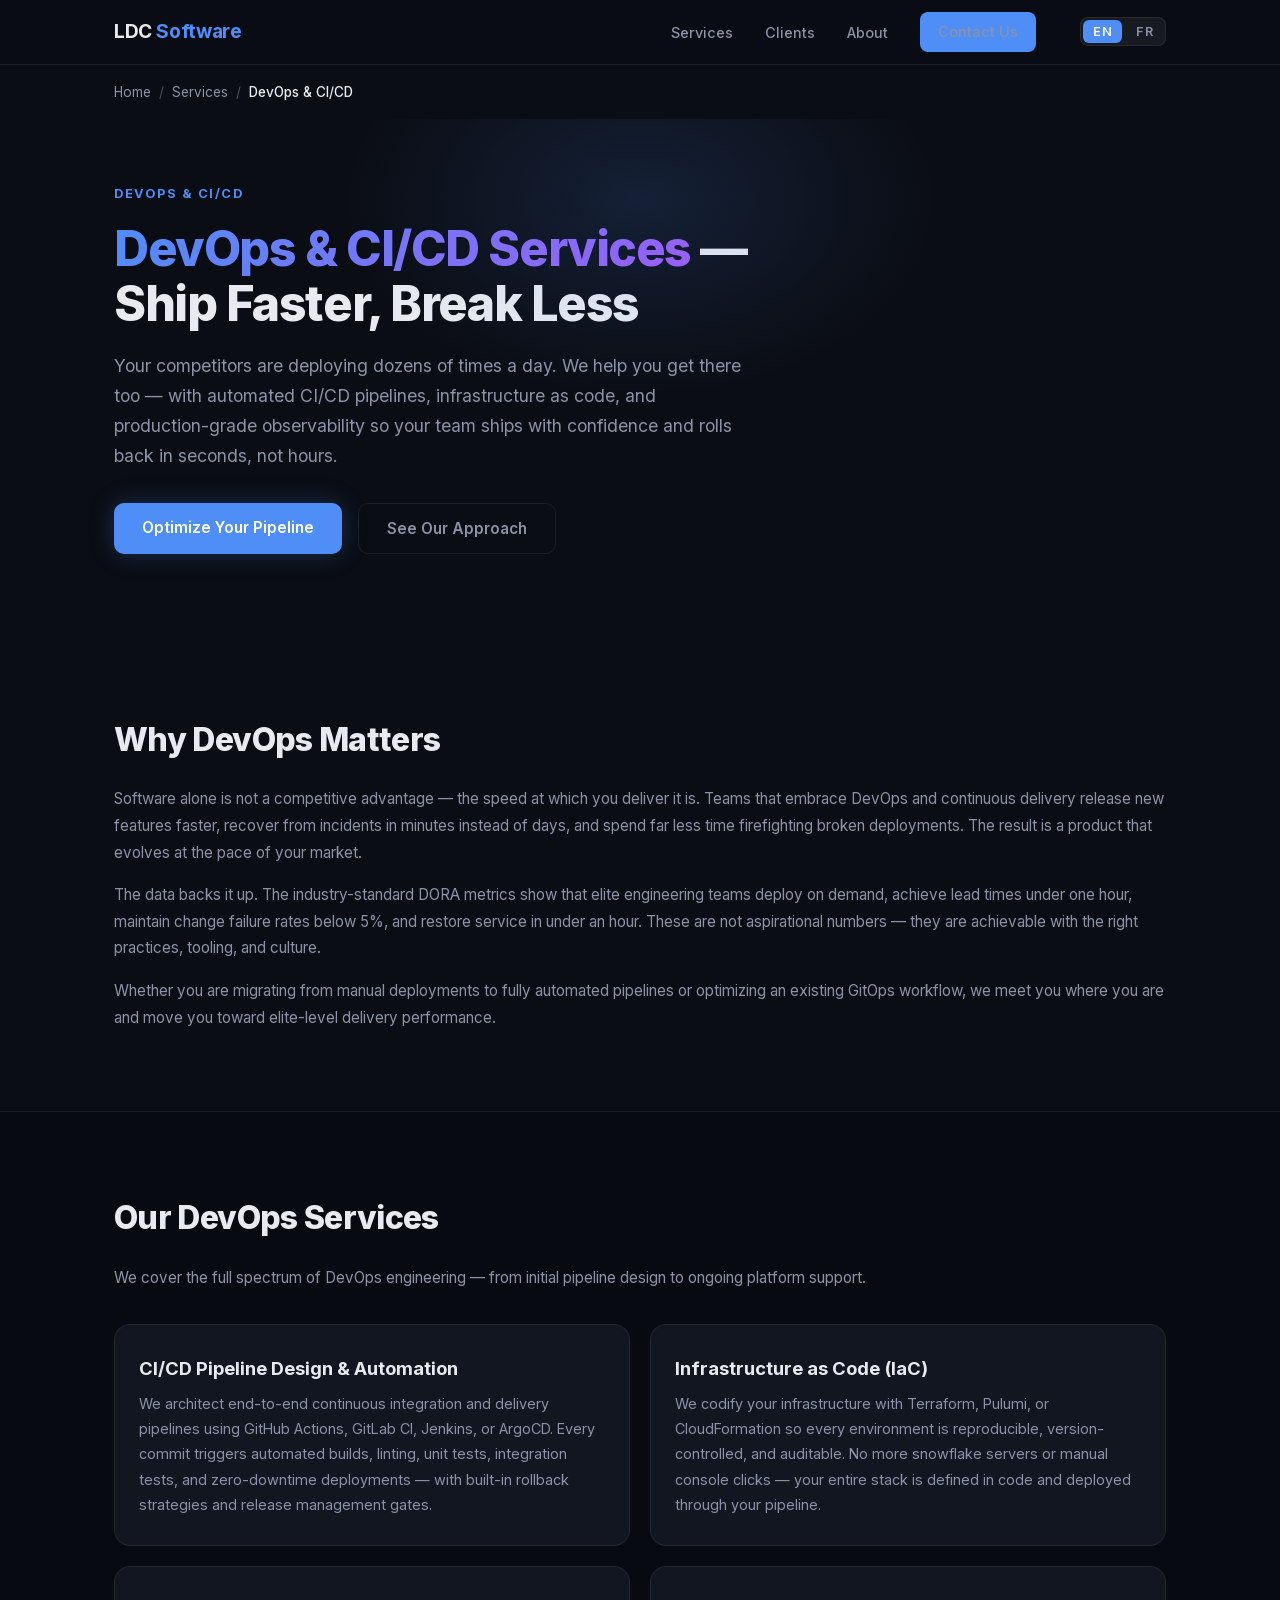
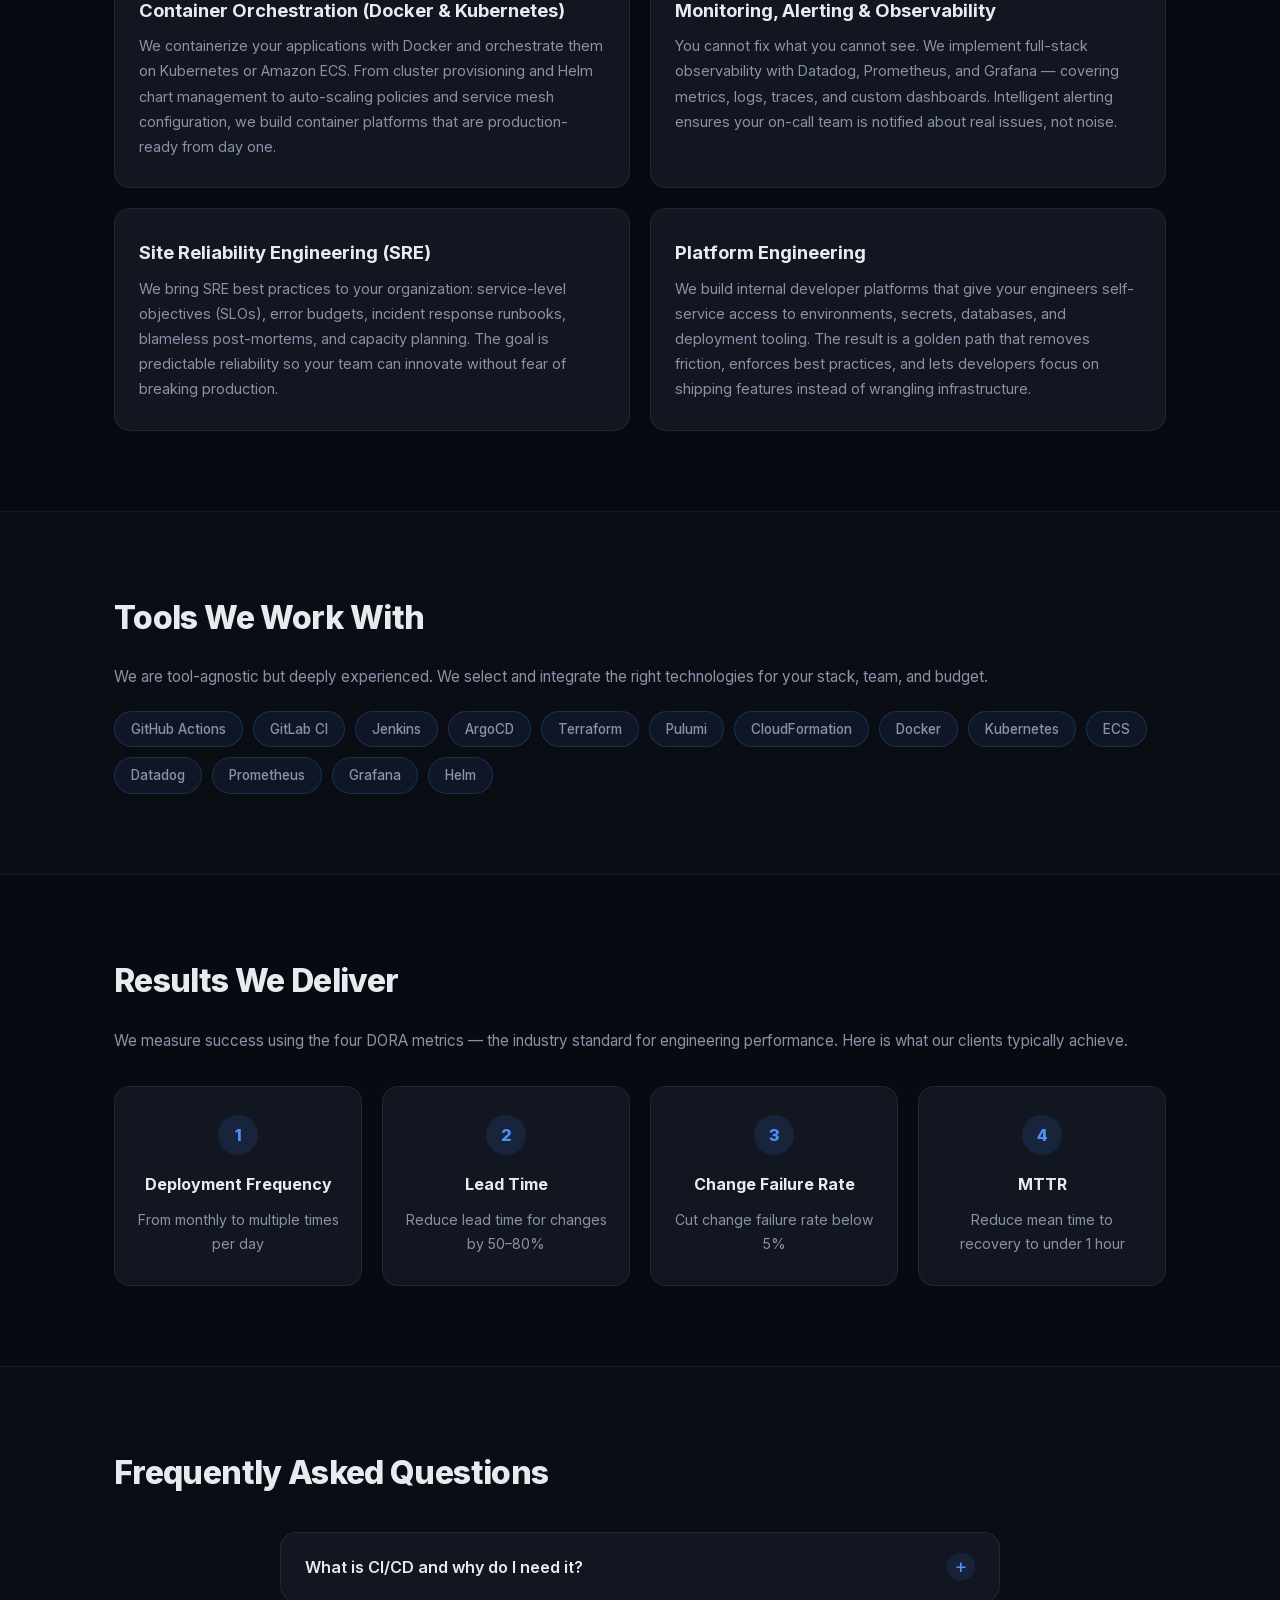
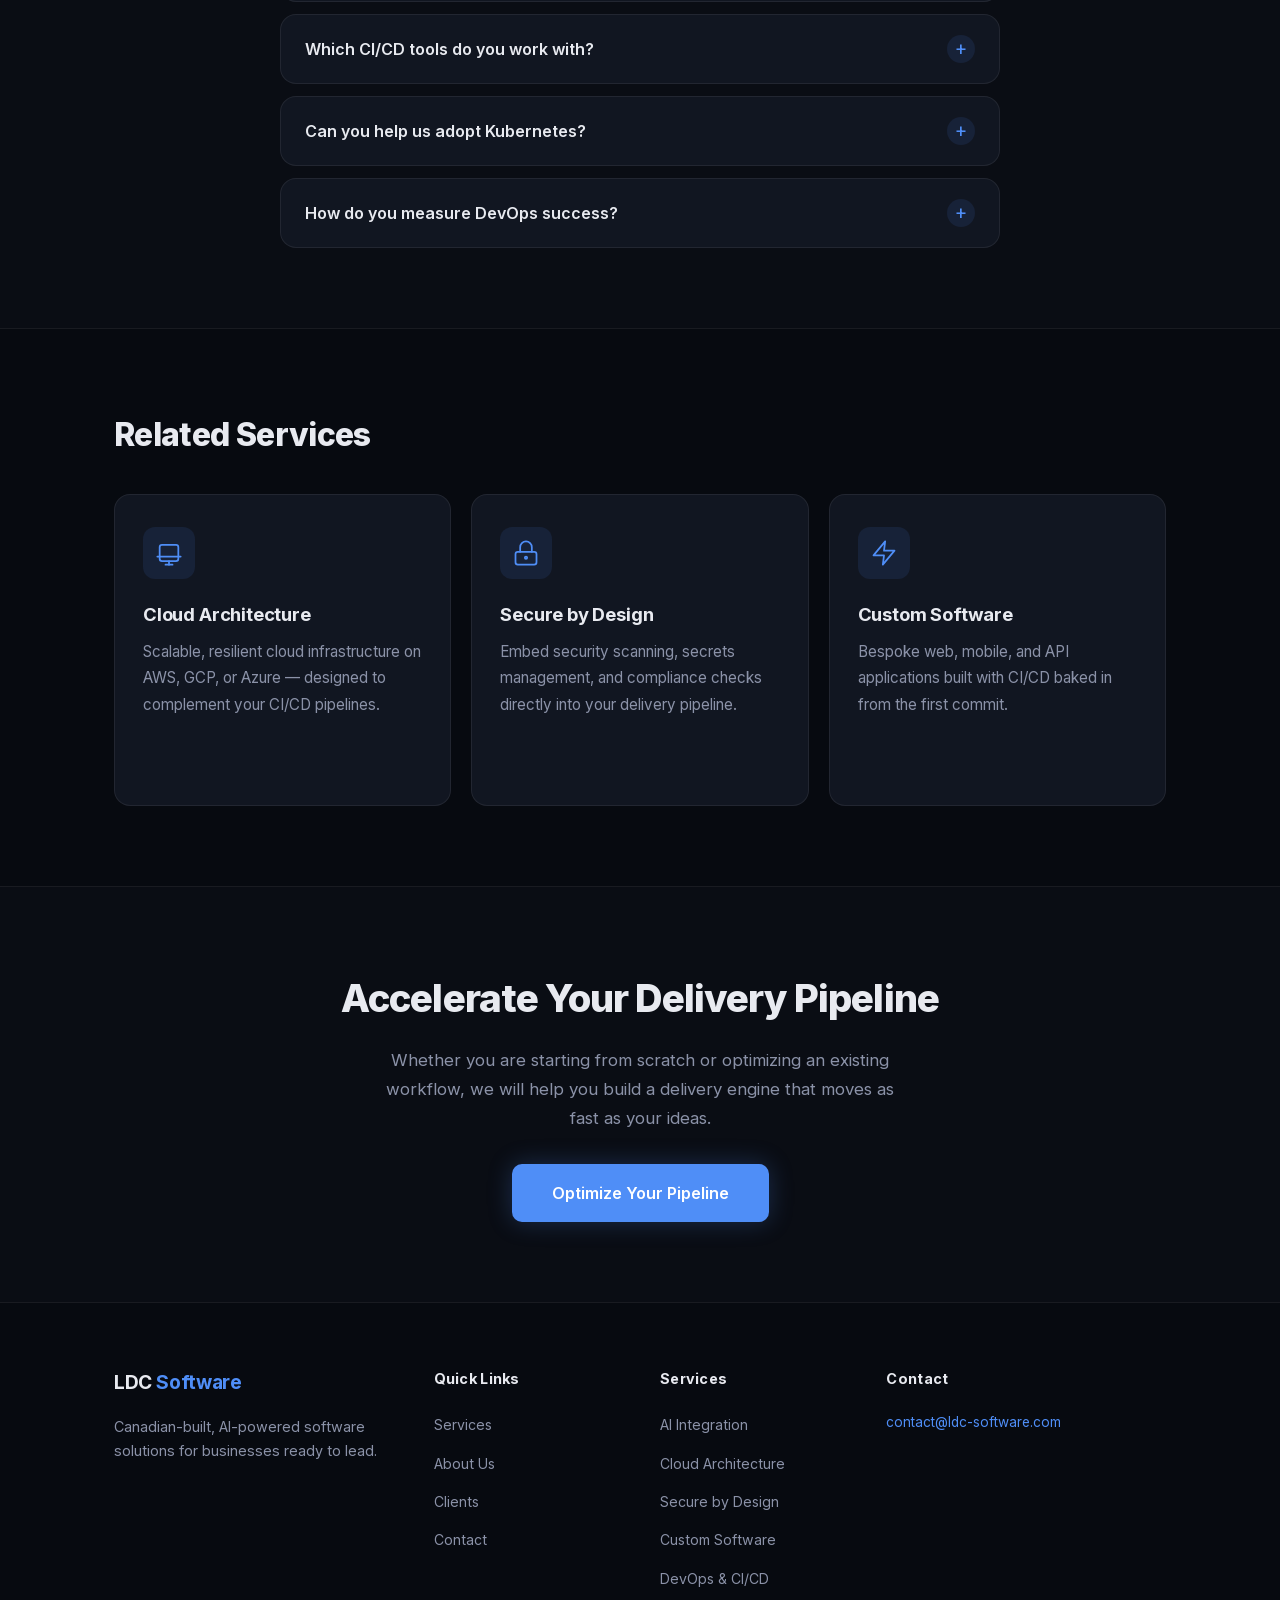
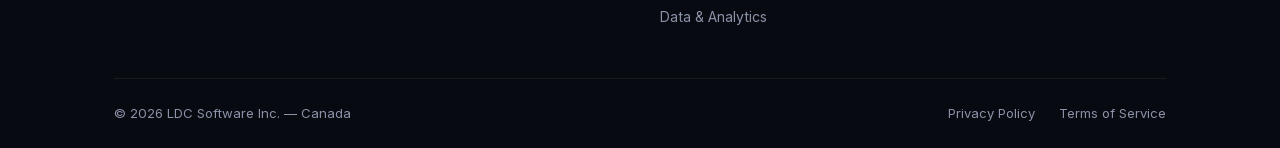
<file: services/devops-cicd/index.html>
<!DOCTYPE html>
<html lang="en">
<head>
  <meta charset="UTF-8" />
  <meta name="viewport" content="width=device-width, initial-scale=1.0" />
  <meta name="description" content="DevOps consulting and CI/CD pipeline automation for Canadian businesses. Kubernetes, Terraform, monitoring, and SRE services by LDC Software." />
  <meta name="robots" content="index, follow" />
  <meta name="author" content="LDC Software Inc." />
  <meta name="theme-color" content="#0a0d14" />
  <title>DevOps &amp; CI/CD Services | LDC Software</title>

  <!-- Favicon & Touch Icons -->
  <link rel="icon" href="/favicon.ico" sizes="32x32" />
  <link rel="icon" type="image/svg+xml" href="data:image/svg+xml,%3Csvg xmlns='http://www.w3.org/2000/svg' viewBox='0 0 32 32'%3E%3Crect width='32' height='32' rx='6' fill='%230a0d14'/%3E%3Ctext x='4' y='23' font-family='system-ui,sans-serif' font-size='20' font-weight='800' fill='%234f8ef7'%3ELDC%3C/text%3E%3C/svg%3E" />
  <link rel="apple-touch-icon" href="/apple-touch-icon.png" />

  <!-- Canonical URL -->
  <link rel="canonical" href="https://www.ldc-software.com/services/devops-cicd/" />

  <!-- Hreflang: bilingual EN/FR -->
  <link rel="alternate" hreflang="en" href="https://www.ldc-software.com/services/devops-cicd/" />
  <link rel="alternate" hreflang="fr" href="https://www.ldc-software.com/fr/services/devops-cicd/" />
  <link rel="alternate" hreflang="x-default" href="https://www.ldc-software.com/services/devops-cicd/" />

  <!-- Open Graph -->
  <meta property="og:type" content="website" />
  <meta property="og:title" content="DevOps &amp; CI/CD Services | LDC Software" />
  <meta property="og:description" content="DevOps consulting and CI/CD pipeline automation for Canadian businesses. Kubernetes, Terraform, monitoring, and SRE services." />
  <meta property="og:url" content="https://www.ldc-software.com/services/devops-cicd/" />
  <meta property="og:site_name" content="LDC Software" />
  <meta property="og:locale" content="en_CA" />
  <meta property="og:image" content="https://www.ldc-software.com/og-image.png" />
  <meta property="og:image:width" content="1200" />
  <meta property="og:image:height" content="630" />
  <meta property="og:image:alt" content="LDC Software — DevOps &amp; CI/CD Services" />

  <!-- Twitter Card -->
  <meta name="twitter:card" content="summary_large_image" />
  <meta name="twitter:title" content="DevOps &amp; CI/CD Services | LDC Software" />
  <meta name="twitter:description" content="DevOps consulting and CI/CD pipeline automation for Canadian businesses. Kubernetes, Terraform, monitoring, and SRE services." />
  <meta name="twitter:image" content="https://www.ldc-software.com/og-image.png" />
  <meta name="twitter:image:alt" content="LDC Software — DevOps &amp; CI/CD Services" />

  <!-- Self-hosted Inter font (preload critical latin subset) -->
  <link rel="preload" href="/fonts/inter-latin.woff2" as="font" type="font/woff2" crossorigin />

  <!-- Preload critical JS -->
  <link rel="preload" href="/main.js?v=3" as="script" />

  <!-- JSON-LD: Service -->
  <script type="application/ld+json">
  {
    "@context": "https://schema.org",
    "@type": "Service",
    "name": "DevOps & CI/CD Services",
    "serviceType": "DevOps",
    "provider": {
      "@type": "Organization",
      "@id": "https://www.ldc-software.com/#organization"
    },
    "url": "https://www.ldc-software.com/services/devops-cicd/",
    "description": "DevOps consulting and CI/CD pipeline automation for Canadian businesses. Kubernetes, Terraform, monitoring, and SRE services by LDC Software.",
    "areaServed": {
      "@type": "Country",
      "name": "Canada"
    }
  }
  </script>

  <!-- JSON-LD: BreadcrumbList -->
  <script type="application/ld+json">
  {
    "@context": "https://schema.org",
    "@type": "BreadcrumbList",
    "itemListElement": [
      {
        "@type": "ListItem",
        "position": 1,
        "name": "Home",
        "item": "https://www.ldc-software.com/"
      },
      {
        "@type": "ListItem",
        "position": 2,
        "name": "Services",
        "item": "https://www.ldc-software.com/#services"
      },
      {
        "@type": "ListItem",
        "position": 3,
        "name": "DevOps & CI/CD",
        "item": "https://www.ldc-software.com/services/devops-cicd/"
      }
    ]
  }
  </script>

  <!-- Critical CSS (above-the-fold) -->
  <style>
    *, *::before, *::after { box-sizing: border-box; margin: 0; padding: 0; }
    :root {
      --bg: #0a0d14; --bg-card: #111621; --bg-dark: #070a10;
      --border: rgba(255,255,255,0.07); --text: #e8eaf0; --text-muted: #8b92a8;
      --accent: #4f8ef7; --accent-2: #a259f7; --accent-glow: rgba(79,142,247,0.25);
      --radius: 16px; --font: 'Inter', system-ui, sans-serif;
    }
    html { scroll-behavior: smooth; }
    body {
      background: var(--bg); color: var(--text); font-family: var(--font);
      font-size: 16px; line-height: 1.65; -webkit-font-smoothing: antialiased;
    }
    .container { max-width: 1100px; margin: 0 auto; padding: 0 24px; }
    .nav {
      position: sticky; top: 0; z-index: 100; backdrop-filter: blur(16px);
      background: rgba(10,13,20,0.85); border-bottom: 1px solid var(--border);
      transition: background 0.3s, box-shadow 0.3s;
    }
    .nav-inner { display: flex; align-items: center; justify-content: space-between; height: 64px; }
    .logo { font-size: 1.2rem; font-weight: 700; color: var(--text); text-decoration: none; letter-spacing: -0.02em; }
    .logo span { color: var(--accent); }
    .nav-links { list-style: none; display: flex; align-items: center; gap: 32px; }
    .nav-links a { color: var(--text-muted); text-decoration: none; font-size: 0.9rem; font-weight: 500; transition: color 0.2s; }
    .nav-hamburger { display: none; }
    .btn {
      display: inline-block; padding: 12px 28px; border-radius: 10px;
      font-size: 0.95rem; font-weight: 600; text-decoration: none; transition: all 0.2s; cursor: pointer;
    }
    .btn-sm { padding: 8px 18px; font-size: 0.85rem; border-radius: 8px; background: var(--accent); color: #fff; }
    .btn-primary { background: var(--accent); color: #fff; box-shadow: 0 0 24px var(--accent-glow); }
    .btn-ghost { background: transparent; color: var(--text-muted); border: 1px solid var(--border); }
    .btn-lg { padding: 16px 40px; font-size: 1rem; }
    .breadcrumb { padding: 16px 0; }
    .breadcrumb-list { list-style: none; display: flex; align-items: center; gap: 8px; font-size: 0.85rem; }
    .breadcrumb-list a { color: var(--text-muted); text-decoration: none; transition: color 0.2s; }
    .breadcrumb-list a:hover { color: var(--accent); }
    .breadcrumb-sep { color: var(--text-muted); opacity: 0.5; }
    .breadcrumb-current { color: var(--text); font-weight: 500; }
    .svc-hero { padding: 60px 0 80px; position: relative; overflow: hidden; }
    .hero-glow {
      position: absolute; top: -120px; left: 50%; transform: translateX(-50%);
      width: 600px; height: 400px;
      background: radial-gradient(ellipse, rgba(79,142,247,0.15) 0%, transparent 70%); pointer-events: none;
    }
    .svc-hero-tag {
      display: inline-block; color: var(--accent); font-size: 0.8rem; font-weight: 700;
      text-transform: uppercase; letter-spacing: 0.12em; margin-bottom: 16px;
    }
    .svc-hero h1 {
      font-size: clamp(2rem, 4vw, 3rem); font-weight: 800; line-height: 1.15;
      letter-spacing: -0.03em; margin-bottom: 20px; max-width: 720px;
    }
    .svc-hero-desc {
      color: var(--text-muted); font-size: 1.1rem; line-height: 1.7; max-width: 640px; margin-bottom: 32px;
    }
    .svc-hero-actions { display: flex; gap: 16px; flex-wrap: wrap; }
    .gradient-text {
      background: linear-gradient(135deg, var(--accent), var(--accent-2));
      -webkit-background-clip: text; -webkit-text-fill-color: transparent; background-clip: text;
    }
    .lang-toggle { display: flex; gap: 4px; background: rgba(255,255,255,0.05); border-radius: 8px; padding: 3px; }
    .lang-btn { background: transparent; border: none; color: var(--text-muted); padding: 4px 10px; border-radius: 6px; font-size: 0.8rem; font-weight: 600; cursor: pointer; }
    .lang-btn.active { background: var(--accent); color: #fff; }
    .skip-link {
      position: absolute; left: -9999px; top: auto; width: 1px; height: 1px; overflow: hidden;
      background: var(--accent); color: #fff; padding: 12px 24px; border-radius: 0 0 8px 0;
      font-size: 0.9rem; font-weight: 600; text-decoration: none; z-index: 9999;
    }
    .skip-link:focus { position: fixed; left: 0; top: 0; width: auto; height: auto; overflow: visible; }
  </style>

  <!-- Defer non-critical CSS -->
  <link rel="stylesheet" href="/styles.css" media="print" onload="this.media='all'" />
  <noscript><link rel="stylesheet" href="/styles.css" /></noscript>
</head>
<body>

  <!-- Skip to main content (accessibility) -->
  <a href="#main-content" class="skip-link">Skip to main content</a>

  <!-- Navigation -->
  <nav class="nav" id="main-nav">
    <div class="container nav-inner">
      <a href="/" class="logo" aria-label="LDC Software — home">LDC <span>Software</span></a>
      <button class="nav-hamburger" id="nav-hamburger" aria-label="Open navigation menu" aria-expanded="false" aria-controls="nav-menu">
        <span class="hamburger-line"></span>
        <span class="hamburger-line"></span>
        <span class="hamburger-line"></span>
      </button>
      <ul class="nav-links" id="nav-menu" role="list">
        <li><a href="/#services" class="nav-link" data-i18n="nav_services">Services</a></li>
        <li><a href="/#social-proof" class="nav-link" data-i18n="nav_clients">Clients</a></li>
        <li><a href="/#about" class="nav-link" data-i18n="nav_about">About</a></li>
        <li><a href="/#contact" class="btn btn-sm" data-i18n="nav_contact">Contact Us</a></li>
        <li>
          <div class="lang-toggle" role="radiogroup" aria-label="Language">
            <button class="lang-btn active" data-lang="en" role="radio" aria-checked="true">EN</button>
            <button class="lang-btn" data-lang="fr" role="radio" aria-checked="false">FR</button>
          </div>
        </li>
      </ul>
    </div>
  </nav>

  <main id="main-content">

  <!-- Breadcrumb -->
  <nav class="breadcrumb" aria-label="Breadcrumb">
    <div class="container">
      <ol class="breadcrumb-list">
        <li><a href="/" data-i18n="breadcrumb_home">Home</a></li>
        <li class="breadcrumb-sep" aria-hidden="true">/</li>
        <li><a href="/#services" data-i18n="breadcrumb_services">Services</a></li>
        <li class="breadcrumb-sep" aria-hidden="true">/</li>
        <li class="breadcrumb-current" aria-current="page" data-i18n="breadcrumb_devops">DevOps &amp; CI/CD</li>
      </ol>
    </div>
  </nav>

  <!-- Hero -->
  <section class="svc-hero">
    <div class="container">
      <span class="svc-hero-tag" data-i18n="devops_hero_tag">DevOps &amp; CI/CD</span>
      <h1 data-i18n="devops_hero_title"><span class="gradient-text">DevOps &amp; CI/CD Services</span> &mdash; Ship Faster, Break Less</h1>
      <p class="svc-hero-desc" data-i18n="devops_hero_desc">
        Your competitors are deploying dozens of times a day. We help you get there too &mdash; with automated CI/CD pipelines, infrastructure as code, and production-grade observability so your team ships with confidence and rolls back in seconds, not hours.
      </p>
      <div class="svc-hero-actions">
        <a href="/#contact" class="btn btn-primary" data-i18n="devops_cta_pipeline">Optimize Your Pipeline</a>
        <a href="#results" class="btn btn-ghost" data-i18n="devops_cta_approach">See Our Approach</a>
      </div>
    </div>
    <div class="hero-glow"></div>
  </section>

  <!-- Why DevOps Matters -->
  <section class="svc-section">
    <div class="container">
      <h2 data-i18n="devops_why_title">Why DevOps Matters</h2>
      <p data-i18n="devops_why_p1">
        Software alone is not a competitive advantage &mdash; the speed at which you deliver it is. Teams that embrace DevOps and continuous delivery release new features faster, recover from incidents in minutes instead of days, and spend far less time firefighting broken deployments. The result is a product that evolves at the pace of your market.
      </p>
      <p data-i18n="devops_why_p2">
        The data backs it up. The industry-standard DORA metrics show that elite engineering teams deploy on demand, achieve lead times under one hour, maintain change failure rates below 5%, and restore service in under an hour. These are not aspirational numbers &mdash; they are achievable with the right practices, tooling, and culture.
      </p>
      <p data-i18n="devops_why_p3">
        Whether you are migrating from manual deployments to fully automated pipelines or optimizing an existing GitOps workflow, we meet you where you are and move you toward elite-level delivery performance.
      </p>
    </div>
  </section>

  <!-- Our DevOps Services -->
  <section class="svc-section svc-section-dark">
    <div class="container">
      <h2 data-i18n="devops_services_title">Our DevOps Services</h2>
      <p data-i18n="devops_services_desc">
        We cover the full spectrum of DevOps engineering &mdash; from initial pipeline design to ongoing platform support.
      </p>
      <div class="svc-offerings-grid">
        <div class="svc-offering-card">
          <h3 data-i18n="devops_svc1_title">CI/CD Pipeline Design &amp; Automation</h3>
          <p data-i18n="devops_svc1_desc">We architect end-to-end continuous integration and delivery pipelines using GitHub Actions, GitLab CI, Jenkins, or ArgoCD. Every commit triggers automated builds, linting, unit tests, integration tests, and zero-downtime deployments &mdash; with built-in rollback strategies and release management gates.</p>
        </div>
        <div class="svc-offering-card">
          <h3 data-i18n="devops_svc2_title">Infrastructure as Code (IaC)</h3>
          <p data-i18n="devops_svc2_desc">We codify your infrastructure with Terraform, Pulumi, or CloudFormation so every environment is reproducible, version-controlled, and auditable. No more snowflake servers or manual console clicks &mdash; your entire stack is defined in code and deployed through your pipeline.</p>
        </div>
        <div class="svc-offering-card">
          <h3 data-i18n="devops_svc3_title">Container Orchestration (Docker &amp; Kubernetes)</h3>
          <p data-i18n="devops_svc3_desc">We containerize your applications with Docker and orchestrate them on Kubernetes or Amazon ECS. From cluster provisioning and Helm chart management to auto-scaling policies and service mesh configuration, we build container platforms that are production-ready from day one.</p>
        </div>
        <div class="svc-offering-card">
          <h3 data-i18n="devops_svc4_title">Monitoring, Alerting &amp; Observability</h3>
          <p data-i18n="devops_svc4_desc">You cannot fix what you cannot see. We implement full-stack observability with Datadog, Prometheus, and Grafana &mdash; covering metrics, logs, traces, and custom dashboards. Intelligent alerting ensures your on-call team is notified about real issues, not noise.</p>
        </div>
        <div class="svc-offering-card">
          <h3 data-i18n="devops_svc5_title">Site Reliability Engineering (SRE)</h3>
          <p data-i18n="devops_svc5_desc">We bring SRE best practices to your organization: service-level objectives (SLOs), error budgets, incident response runbooks, blameless post-mortems, and capacity planning. The goal is predictable reliability so your team can innovate without fear of breaking production.</p>
        </div>
        <div class="svc-offering-card">
          <h3 data-i18n="devops_svc6_title">Platform Engineering</h3>
          <p data-i18n="devops_svc6_desc">We build internal developer platforms that give your engineers self-service access to environments, secrets, databases, and deployment tooling. The result is a golden path that removes friction, enforces best practices, and lets developers focus on shipping features instead of wrangling infrastructure.</p>
        </div>
      </div>
    </div>
  </section>

  <!-- Tools We Work With -->
  <section class="svc-section">
    <div class="container">
      <h2 data-i18n="devops_tools_title">Tools We Work With</h2>
      <p data-i18n="devops_tools_desc">
        We are tool-agnostic but deeply experienced. We select and integrate the right technologies for your stack, team, and budget.
      </p>
      <div class="svc-pills">
        <span class="svc-pill">GitHub Actions</span>
        <span class="svc-pill">GitLab CI</span>
        <span class="svc-pill">Jenkins</span>
        <span class="svc-pill">ArgoCD</span>
        <span class="svc-pill">Terraform</span>
        <span class="svc-pill">Pulumi</span>
        <span class="svc-pill">CloudFormation</span>
        <span class="svc-pill">Docker</span>
        <span class="svc-pill">Kubernetes</span>
        <span class="svc-pill">ECS</span>
        <span class="svc-pill">Datadog</span>
        <span class="svc-pill">Prometheus</span>
        <span class="svc-pill">Grafana</span>
        <span class="svc-pill">Helm</span>
      </div>
    </div>
  </section>

  <!-- Results We Deliver -->
  <section class="svc-section svc-section-dark" id="results">
    <div class="container">
      <h2 data-i18n="devops_results_title">Results We Deliver</h2>
      <p data-i18n="devops_results_desc">
        We measure success using the four DORA metrics &mdash; the industry standard for engineering performance. Here is what our clients typically achieve.
      </p>
      <div class="svc-process-grid">
        <div class="svc-process-step">
          <span class="svc-step-num">1</span>
          <h3 data-i18n="devops_result1_title">Deployment Frequency</h3>
          <p data-i18n="devops_result1_desc">From monthly to multiple times per day</p>
        </div>
        <div class="svc-process-step">
          <span class="svc-step-num">2</span>
          <h3 data-i18n="devops_result2_title">Lead Time</h3>
          <p data-i18n="devops_result2_desc">Reduce lead time for changes by 50&ndash;80%</p>
        </div>
        <div class="svc-process-step">
          <span class="svc-step-num">3</span>
          <h3 data-i18n="devops_result3_title">Change Failure Rate</h3>
          <p data-i18n="devops_result3_desc">Cut change failure rate below 5%</p>
        </div>
        <div class="svc-process-step">
          <span class="svc-step-num">4</span>
          <h3 data-i18n="devops_result4_title">MTTR</h3>
          <p data-i18n="devops_result4_desc">Reduce mean time to recovery to under 1 hour</p>
        </div>
      </div>
    </div>
  </section>

  <!-- FAQ -->
  <section class="svc-section">
    <div class="container">
      <h2 data-i18n="devops_faq_title">Frequently Asked Questions</h2>
      <div class="svc-faq-list">
        <details class="svc-faq-item">
          <summary data-i18n="devops_faq_q1">What is CI/CD and why do I need it?</summary>
          <div class="svc-faq-answer" data-i18n="devops_faq_a1">
            <p>CI/CD stands for Continuous Integration and Continuous Delivery. Continuous Integration means every code change is automatically built, tested, and validated the moment it is pushed. Continuous Delivery extends that by automatically deploying validated changes to staging or production. Together, they eliminate manual handoffs, catch bugs earlier, and let your team release new features in minutes instead of weeks. If your release process involves manual steps, long QA cycles, or weekend deployment windows, CI/CD will transform how you deliver software.</p>
          </div>
        </details>
        <details class="svc-faq-item">
          <summary data-i18n="devops_faq_q2">Which CI/CD tools do you work with?</summary>
          <div class="svc-faq-answer" data-i18n="devops_faq_a2">
            <p>We work with all major CI/CD platforms including GitHub Actions, GitLab CI, Jenkins, and ArgoCD for GitOps-based delivery. We also have deep experience with infrastructure-as-code tools such as Terraform, Pulumi, and AWS CloudFormation. The right choice depends on your existing stack, team size, and deployment targets &mdash; we help you evaluate and implement the best fit.</p>
          </div>
        </details>
        <details class="svc-faq-item">
          <summary data-i18n="devops_faq_q3">Can you help us adopt Kubernetes?</summary>
          <div class="svc-faq-answer" data-i18n="devops_faq_a3">
            <p>Absolutely. We help teams migrate to Kubernetes from bare-metal, VM-based, or simpler container setups like Docker Compose. Our approach covers cluster provisioning (EKS, GKE, or self-managed), Helm chart development, namespace and RBAC strategy, ingress and service mesh configuration, and auto-scaling policies. We also evaluate whether Kubernetes is the right choice for your workload &mdash; sometimes ECS or a simpler solution is more cost-effective.</p>
          </div>
        </details>
        <details class="svc-faq-item">
          <summary data-i18n="devops_faq_q4">How do you measure DevOps success?</summary>
          <div class="svc-faq-answer" data-i18n="devops_faq_a4">
            <p>We use the four DORA metrics: deployment frequency, lead time for changes, change failure rate, and mean time to recovery (MTTR). These are the industry-standard indicators used by Google, GitHub, and thousands of engineering organizations worldwide. At the start of every engagement we baseline your current performance, then track improvement over time with automated dashboards so you can see exactly how your delivery capability is evolving.</p>
          </div>
        </details>
      </div>
    </div>
  </section>

  <!-- Related Services -->
  <section class="svc-section svc-section-dark">
    <div class="container">
      <h2 data-i18n="devops_related_title">Related Services</h2>
      <div class="svc-related-grid">
        <a href="/services/cloud-architecture/" class="service-card" aria-label="Cloud Architecture — learn more">
          <div class="service-icon" aria-hidden="true">
            <svg width="28" height="28" viewBox="0 0 24 24" fill="none" stroke="currentColor" stroke-width="1.5" stroke-linecap="round" stroke-linejoin="round"><path d="M6 19a2 2 0 0 1-2-2V7a2 2 0 0 1 2-2h12a2 2 0 0 1 2 2v10a2 2 0 0 1-2 2H6z"/><path d="M2 15h20"/><path d="M9 22h6"/><path d="M12 19v3"/></svg>
          </div>
          <h3 class="service-title" data-i18n="devops_related1_title">Cloud Architecture</h3>
          <p class="service-desc" data-i18n="devops_related1_desc">Scalable, resilient cloud infrastructure on AWS, GCP, or Azure &mdash; designed to complement your CI/CD pipelines.</p>
          <span class="service-link">Learn more <span aria-hidden="true">&rarr;</span></span>
        </a>
        <a href="/services/secure-by-design/" class="service-card" aria-label="Secure by Design — learn more">
          <div class="service-icon" aria-hidden="true">
            <svg width="28" height="28" viewBox="0 0 24 24" fill="none" stroke="currentColor" stroke-width="1.5" stroke-linecap="round" stroke-linejoin="round"><rect x="3" y="11" width="18" height="11" rx="2"/><path d="M7 11V7a5 5 0 0 1 10 0v4"/><circle cx="12" cy="16" r="1"/></svg>
          </div>
          <h3 class="service-title" data-i18n="devops_related2_title">Secure by Design</h3>
          <p class="service-desc" data-i18n="devops_related2_desc">Embed security scanning, secrets management, and compliance checks directly into your delivery pipeline.</p>
          <span class="service-link">Learn more <span aria-hidden="true">&rarr;</span></span>
        </a>
        <a href="/services/custom-software/" class="service-card" aria-label="Custom Software — learn more">
          <div class="service-icon" aria-hidden="true">
            <svg width="28" height="28" viewBox="0 0 24 24" fill="none" stroke="currentColor" stroke-width="1.5" stroke-linecap="round" stroke-linejoin="round"><path d="M13 2L3 14h9l-1 8 10-12h-9l1-8z"/></svg>
          </div>
          <h3 class="service-title" data-i18n="devops_related3_title">Custom Software</h3>
          <p class="service-desc" data-i18n="devops_related3_desc">Bespoke web, mobile, and API applications built with CI/CD baked in from the first commit.</p>
          <span class="service-link">Learn more <span aria-hidden="true">&rarr;</span></span>
        </a>
      </div>
    </div>
  </section>

  <!-- CTA -->
  <section class="svc-cta">
    <div class="container">
      <h2 data-i18n="devops_cta_title">Accelerate Your Delivery Pipeline</h2>
      <p data-i18n="devops_cta_desc">
        Whether you are starting from scratch or optimizing an existing workflow, we will help you build a delivery engine that moves as fast as your ideas.
      </p>
      <div class="svc-cta-actions">
        <a href="/#contact" class="btn btn-primary btn-lg" data-i18n="devops_cta_btn">Optimize Your Pipeline</a>
      </div>
    </div>
  </section>

  </main>

  <!-- Footer -->
  <footer class="footer" role="contentinfo">
    <div class="container">
      <div class="footer-grid">
        <!-- Company Info -->
        <div class="footer-col footer-col-brand">
          <a href="/" class="logo" aria-label="LDC Software — home">LDC <span>Software</span></a>
          <p class="footer-brand-desc">Canadian-built, AI-powered software solutions for businesses ready to lead.</p>
        </div>

        <!-- Quick Links -->
        <div class="footer-col">
          <h4 class="footer-col-title">Quick Links</h4>
          <ul class="footer-links">
            <li><a href="/#services">Services</a></li>
            <li><a href="/#about">About Us</a></li>
            <li><a href="/#social-proof">Clients</a></li>
            <li><a href="/#contact">Contact</a></li>
          </ul>
        </div>

        <!-- Services -->
        <div class="footer-col">
          <h4 class="footer-col-title">Services</h4>
          <ul class="footer-links">
            <li><a href="/services/ai-integration/">AI Integration</a></li>
            <li><a href="/services/cloud-architecture/">Cloud Architecture</a></li>
            <li><a href="/services/secure-by-design/">Secure by Design</a></li>
            <li><a href="/services/custom-software/">Custom Software</a></li>
            <li><a href="/services/devops-cicd/">DevOps &amp; CI/CD</a></li>
            <li><a href="/services/data-analytics/">Data &amp; Analytics</a></li>
          </ul>
        </div>

        <!-- Contact -->
        <div class="footer-col">
          <h4 class="footer-col-title">Contact</h4>
          <p class="footer-contact-line">
            <a href="mailto:contact@ldc-software.com">contact@ldc-software.com</a>
          </p>
        </div>
      </div>

      <!-- Bottom Bar -->
      <div class="footer-bottom">
        <p class="footer-copy">&copy; 2026 LDC Software Inc. &mdash; Canada</p>
        <div class="footer-legal">
          <a href="#">Privacy Policy</a>
          <a href="#">Terms of Service</a>
        </div>
      </div>
    </div>
  </footer>

  <script src="/main.js?v=3" defer></script>
</body>
</html>
</file>
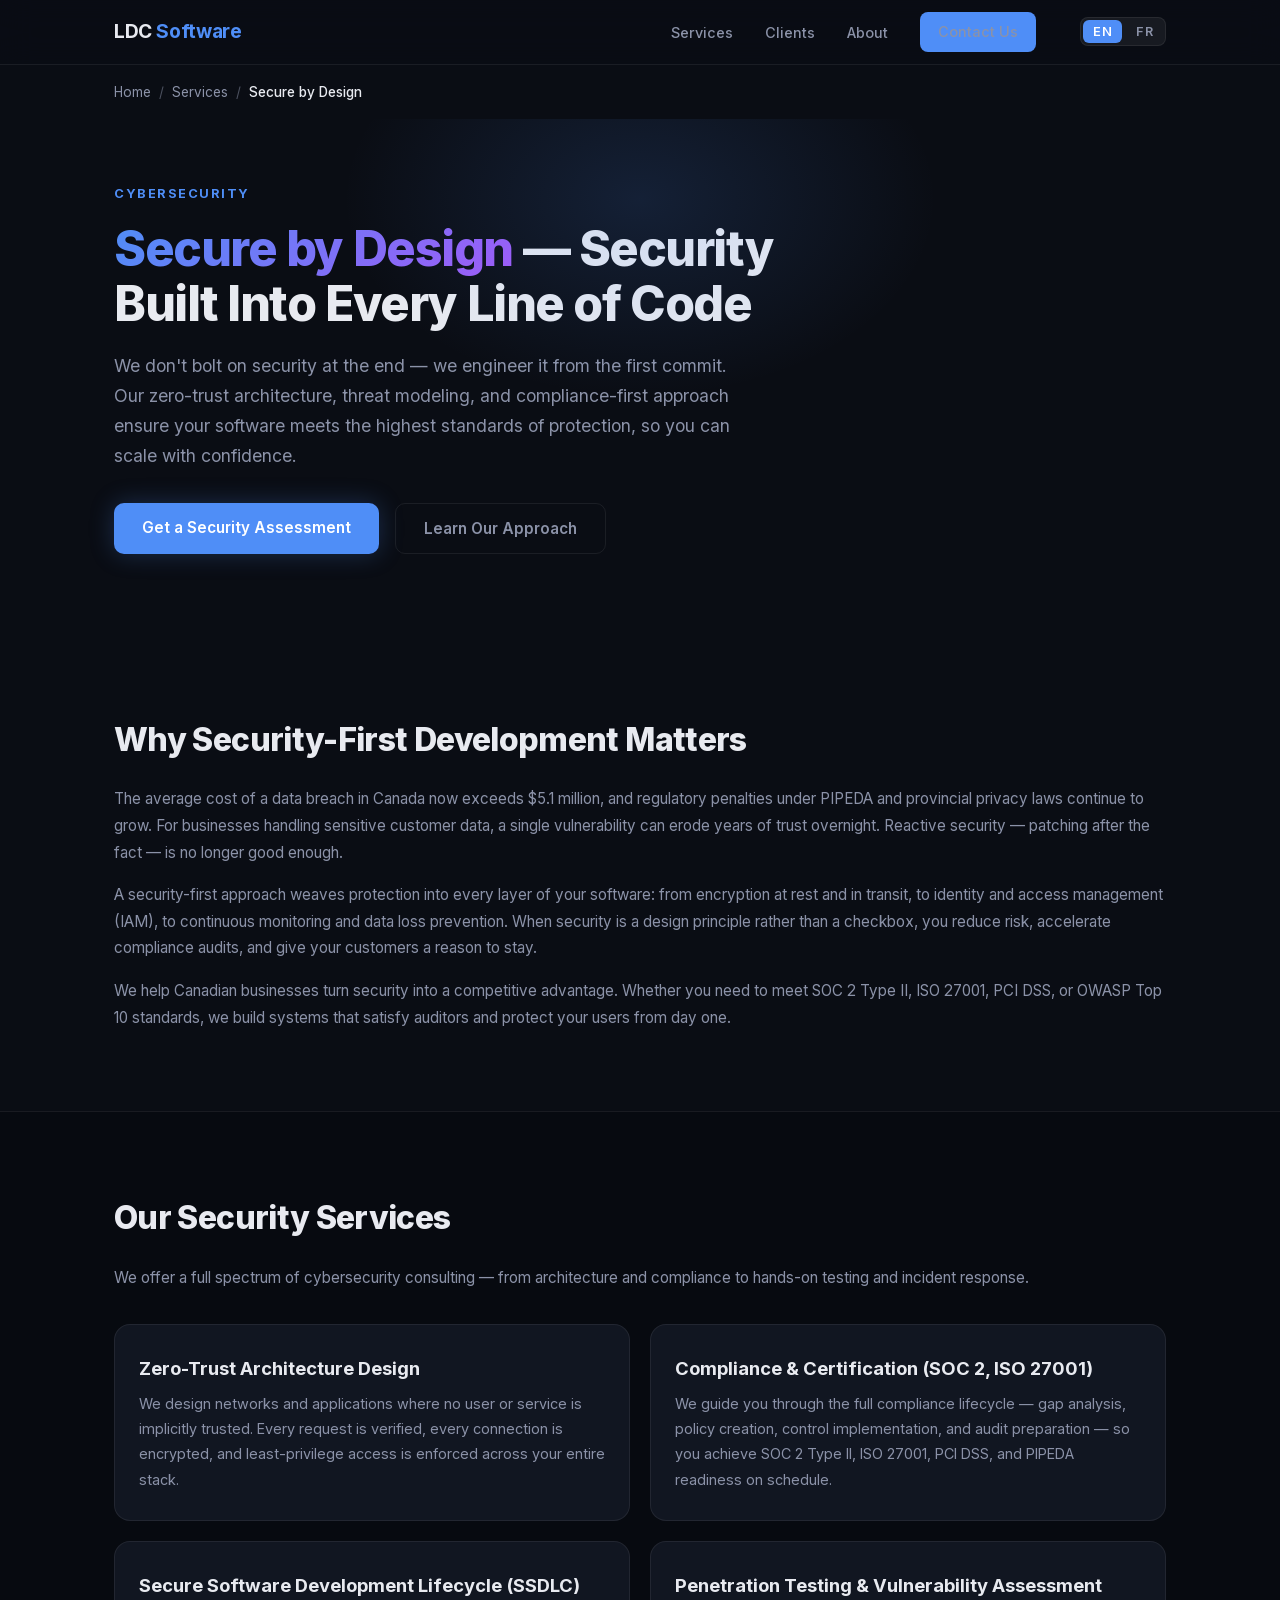
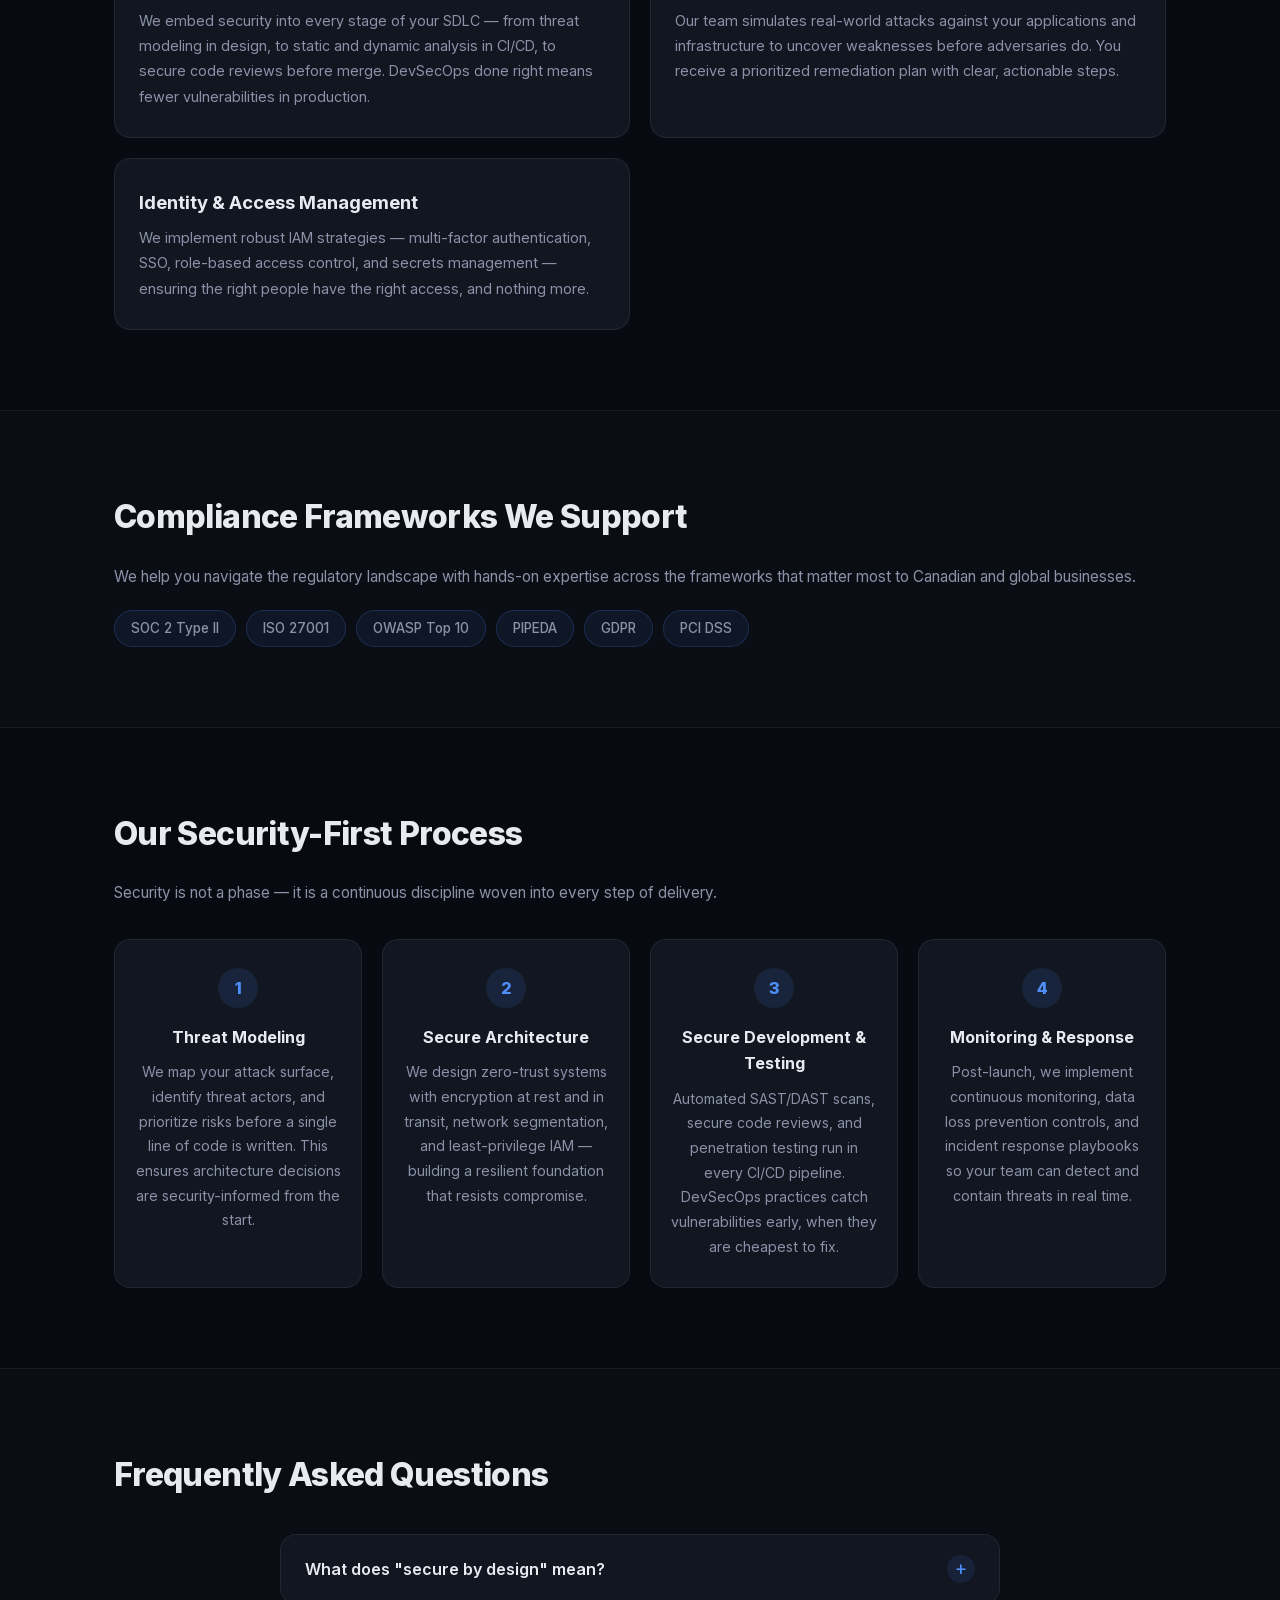
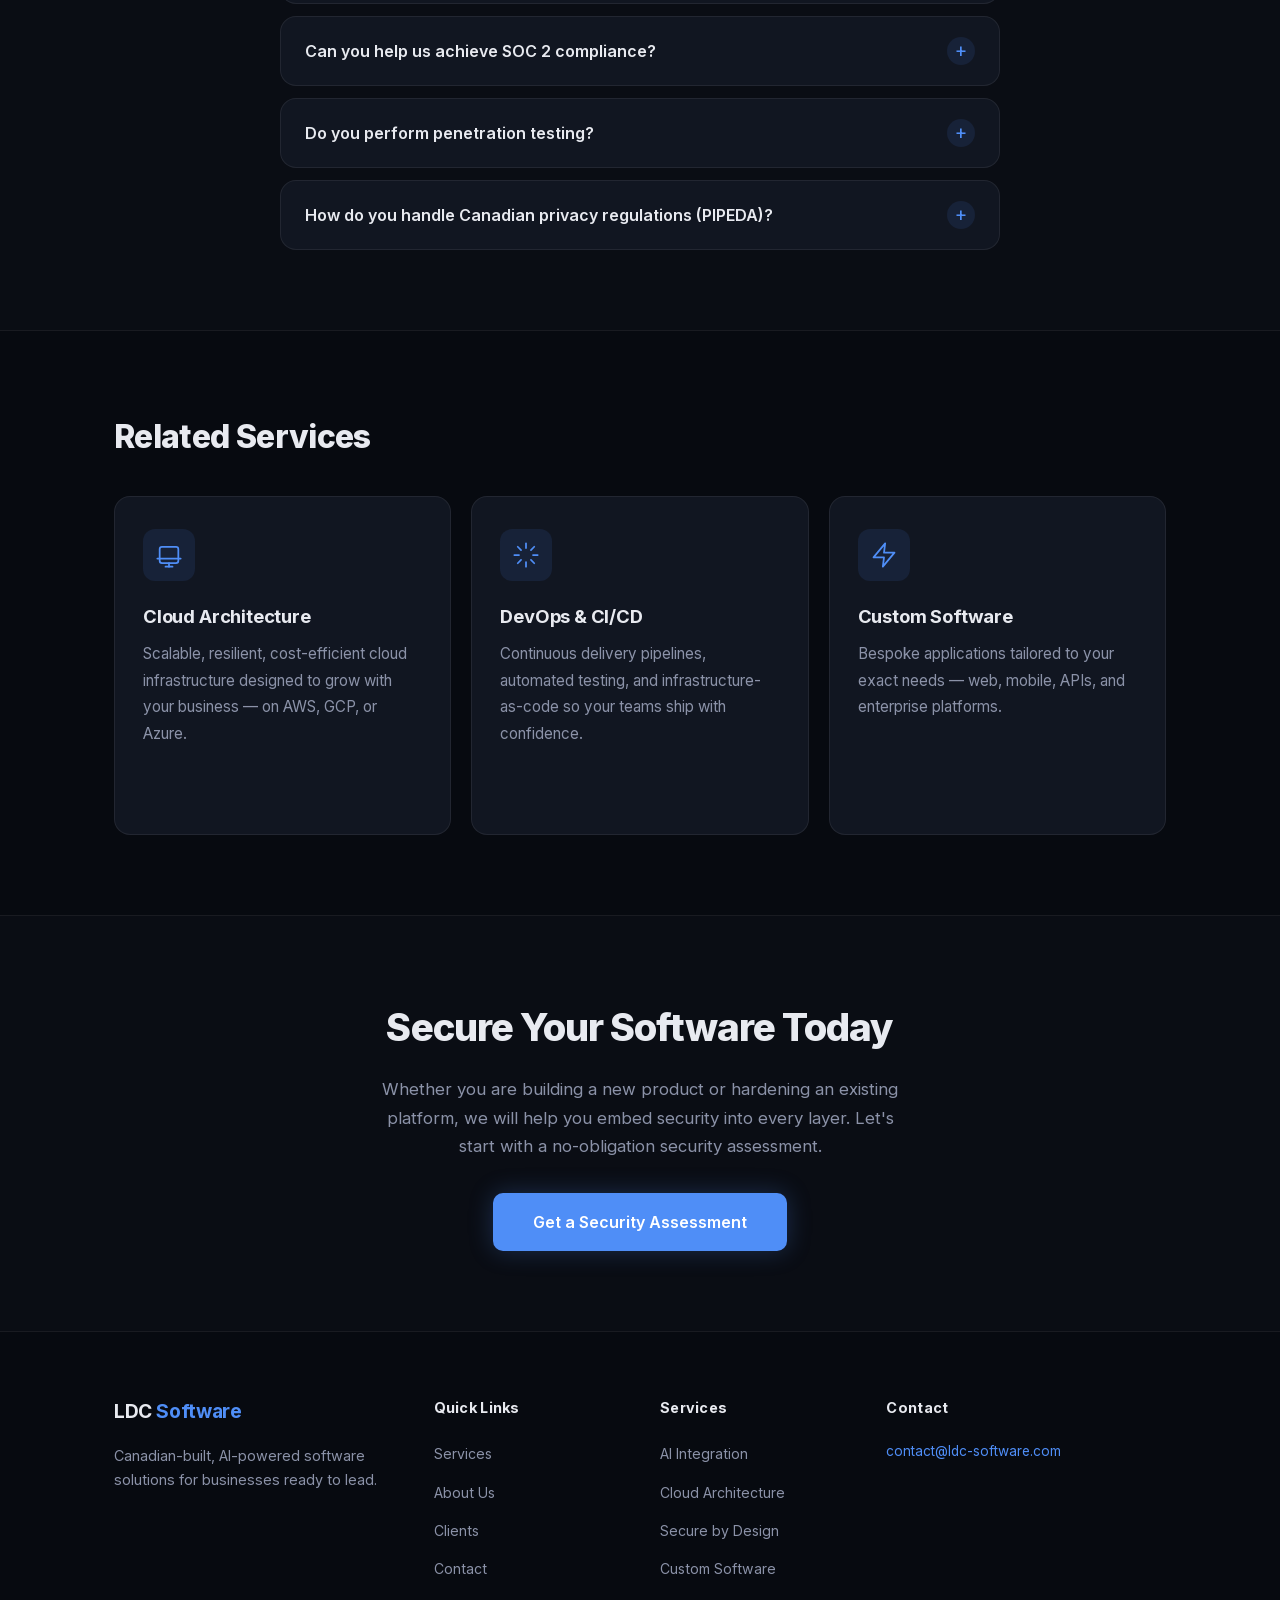
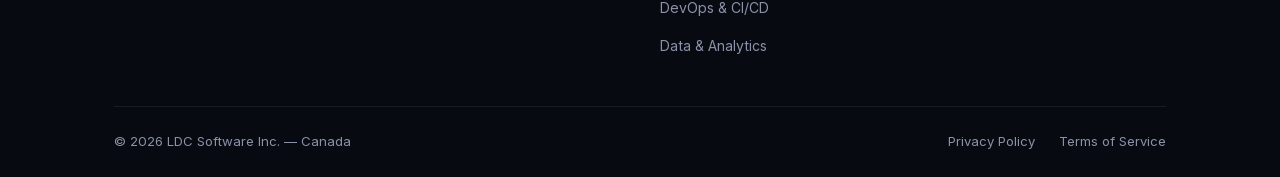
<file: services/secure-by-design/index.html>
<!DOCTYPE html>
<html lang="en">
<head>
  <meta charset="UTF-8" />
  <meta name="viewport" content="width=device-width, initial-scale=1.0" />
  <meta name="description" content="Security built into every line of code. Zero-trust architecture, SOC 2 compliance, penetration testing, and DevSecOps for Canadian businesses." />
  <meta name="robots" content="index, follow" />
  <meta name="author" content="LDC Software Inc." />
  <meta name="theme-color" content="#0a0d14" />
  <title>Secure by Design | LDC Software</title>

  <!-- Favicon & Touch Icons -->
  <link rel="icon" href="/favicon.ico" sizes="32x32" />
  <link rel="icon" type="image/svg+xml" href="data:image/svg+xml,%3Csvg xmlns='http://www.w3.org/2000/svg' viewBox='0 0 32 32'%3E%3Crect width='32' height='32' rx='6' fill='%230a0d14'/%3E%3Ctext x='4' y='23' font-family='system-ui,sans-serif' font-size='20' font-weight='800' fill='%234f8ef7'%3ELDC%3C/text%3E%3C/svg%3E" />
  <link rel="apple-touch-icon" href="/apple-touch-icon.png" />

  <!-- Canonical URL -->
  <link rel="canonical" href="https://www.ldc-software.com/services/secure-by-design/" />

  <!-- Hreflang: bilingual EN/FR -->
  <link rel="alternate" hreflang="en" href="https://www.ldc-software.com/services/secure-by-design/" />
  <link rel="alternate" hreflang="fr" href="https://www.ldc-software.com/fr/services/secure-by-design/" />
  <link rel="alternate" hreflang="x-default" href="https://www.ldc-software.com/services/secure-by-design/" />

  <!-- Open Graph -->
  <meta property="og:type" content="website" />
  <meta property="og:title" content="Secure by Design | LDC Software" />
  <meta property="og:description" content="Security built into every line of code. Zero-trust architecture, SOC 2 compliance, penetration testing, and DevSecOps for Canadian businesses." />
  <meta property="og:url" content="https://www.ldc-software.com/services/secure-by-design/" />
  <meta property="og:site_name" content="LDC Software" />
  <meta property="og:locale" content="en_CA" />
  <meta property="og:image" content="https://www.ldc-software.com/og-image.png" />
  <meta property="og:image:width" content="1200" />
  <meta property="og:image:height" content="630" />
  <meta property="og:image:alt" content="Secure by Design — LDC Software cybersecurity services" />

  <!-- Twitter Card -->
  <meta name="twitter:card" content="summary_large_image" />
  <meta name="twitter:title" content="Secure by Design | LDC Software" />
  <meta name="twitter:description" content="Security built into every line of code. Zero-trust architecture, SOC 2 compliance, and DevSecOps." />
  <meta name="twitter:image" content="https://www.ldc-software.com/og-image.png" />
  <meta name="twitter:image:alt" content="Secure by Design — LDC Software cybersecurity services" />

  <!-- Self-hosted Inter font (preload critical latin subset) -->
  <link rel="preload" href="/fonts/inter-latin.woff2" as="font" type="font/woff2" crossorigin />

  <!-- Preload critical JS -->
  <link rel="preload" href="/main.js?v=3" as="script" />

  <!-- JSON-LD: Service -->
  <script type="application/ld+json">
  {
    "@context": "https://schema.org",
    "@type": "Service",
    "name": "Secure by Design",
    "serviceType": "Cybersecurity Consulting",
    "provider": {
      "@id": "https://www.ldc-software.com/#organization"
    },
    "url": "https://www.ldc-software.com/services/secure-by-design/",
    "description": "Security built into every line of code. Zero-trust architecture, SOC 2 compliance, penetration testing, and DevSecOps for Canadian businesses.",
    "areaServed": {
      "@type": "Country",
      "name": "Canada"
    }
  }
  </script>

  <!-- JSON-LD: BreadcrumbList -->
  <script type="application/ld+json">
  {
    "@context": "https://schema.org",
    "@type": "BreadcrumbList",
    "itemListElement": [
      {
        "@type": "ListItem",
        "position": 1,
        "name": "Home",
        "item": "https://www.ldc-software.com/"
      },
      {
        "@type": "ListItem",
        "position": 2,
        "name": "Services",
        "item": "https://www.ldc-software.com/#services"
      },
      {
        "@type": "ListItem",
        "position": 3,
        "name": "Secure by Design",
        "item": "https://www.ldc-software.com/services/secure-by-design/"
      }
    ]
  }
  </script>

  <!-- Critical CSS (above-the-fold) -->
  <style>
    *, *::before, *::after { box-sizing: border-box; margin: 0; padding: 0; }
    :root {
      --bg: #0a0d14; --bg-card: #111621; --bg-dark: #070a10;
      --border: rgba(255,255,255,0.07); --text: #e8eaf0; --text-muted: #8b92a8;
      --accent: #4f8ef7; --accent-2: #a259f7; --accent-glow: rgba(79,142,247,0.25);
      --radius: 16px; --font: 'Inter', system-ui, sans-serif;
    }
    html { scroll-behavior: smooth; }
    body {
      background: var(--bg); color: var(--text); font-family: var(--font);
      font-size: 16px; line-height: 1.65; -webkit-font-smoothing: antialiased;
    }
    .container { max-width: 1100px; margin: 0 auto; padding: 0 24px; }
    .nav {
      position: sticky; top: 0; z-index: 100; backdrop-filter: blur(16px);
      background: rgba(10,13,20,0.85); border-bottom: 1px solid var(--border);
      transition: background 0.3s, box-shadow 0.3s;
    }
    .nav-inner { display: flex; align-items: center; justify-content: space-between; height: 64px; }
    .logo { font-size: 1.2rem; font-weight: 700; color: var(--text); text-decoration: none; letter-spacing: -0.02em; }
    .logo span { color: var(--accent); }
    .nav-links { list-style: none; display: flex; align-items: center; gap: 32px; }
    .nav-links a { color: var(--text-muted); text-decoration: none; font-size: 0.9rem; font-weight: 500; transition: color 0.2s; }
    .nav-hamburger { display: none; }
    .btn {
      display: inline-block; padding: 12px 28px; border-radius: 10px;
      font-size: 0.95rem; font-weight: 600; text-decoration: none; transition: all 0.2s; cursor: pointer;
    }
    .btn-sm { padding: 8px 18px; font-size: 0.85rem; border-radius: 8px; background: var(--accent); color: #fff; }
    .btn-primary { background: var(--accent); color: #fff; box-shadow: 0 0 24px var(--accent-glow); }
    .btn-ghost { background: transparent; color: var(--text-muted); border: 1px solid var(--border); }
    .btn-lg { padding: 16px 40px; font-size: 1rem; }
    .gradient-text {
      background: linear-gradient(135deg, var(--accent), var(--accent-2));
      -webkit-background-clip: text; -webkit-text-fill-color: transparent; background-clip: text;
    }
    .svc-hero { padding: 60px 0 80px; position: relative; overflow: hidden; }
    .hero-glow {
      position: absolute; top: -120px; left: 50%; transform: translateX(-50%);
      width: 600px; height: 400px;
      background: radial-gradient(ellipse, rgba(79,142,247,0.15) 0%, transparent 70%); pointer-events: none;
    }
    .svc-hero-tag {
      display: inline-block; color: var(--accent); font-size: 0.8rem; font-weight: 700;
      text-transform: uppercase; letter-spacing: 0.12em; margin-bottom: 16px;
    }
    .svc-hero h1 {
      font-size: clamp(2rem, 4vw, 3rem); font-weight: 800; line-height: 1.15;
      letter-spacing: -0.03em; margin-bottom: 20px; max-width: 720px;
    }
    .svc-hero-desc {
      color: var(--text-muted); font-size: 1.1rem; line-height: 1.7;
      max-width: 640px; margin-bottom: 32px;
    }
    .svc-hero-actions { display: flex; gap: 16px; flex-wrap: wrap; }
    .breadcrumb { padding: 16px 0; }
    .breadcrumb-list { list-style: none; display: flex; align-items: center; gap: 8px; font-size: 0.85rem; }
    .breadcrumb-list a { color: var(--text-muted); text-decoration: none; transition: color 0.2s; }
    .breadcrumb-sep { color: var(--text-muted); opacity: 0.5; }
    .breadcrumb-current { color: var(--text); font-weight: 500; }
    .lang-toggle { display: flex; gap: 4px; background: rgba(255,255,255,0.05); border-radius: 8px; padding: 3px; }
    .lang-btn { background: transparent; border: none; color: var(--text-muted); padding: 4px 10px; border-radius: 6px; font-size: 0.8rem; font-weight: 600; cursor: pointer; }
    .lang-btn.active { background: var(--accent); color: #fff; }
    .skip-link {
      position: absolute; left: -9999px; top: auto; width: 1px; height: 1px; overflow: hidden;
      background: var(--accent); color: #fff; padding: 12px 24px; border-radius: 0 0 8px 0;
      font-size: 0.9rem; font-weight: 600; text-decoration: none; z-index: 9999;
    }
    .skip-link:focus { position: fixed; left: 0; top: 0; width: auto; height: auto; overflow: visible; }
  </style>

  <!-- Defer non-critical CSS -->
  <link rel="stylesheet" href="/styles.css" media="print" onload="this.media='all'" />
  <noscript><link rel="stylesheet" href="/styles.css" /></noscript>
</head>
<body>

  <!-- Skip to main content (accessibility) -->
  <a href="#main-content" class="skip-link">Skip to main content</a>

  <!-- Navigation -->
  <nav class="nav" id="main-nav">
    <div class="container nav-inner">
      <a href="/" class="logo" aria-label="LDC Software — home">LDC <span>Software</span></a>
      <button class="nav-hamburger" id="nav-hamburger" aria-label="Open navigation menu" aria-expanded="false" aria-controls="nav-menu">
        <span class="hamburger-line"></span>
        <span class="hamburger-line"></span>
        <span class="hamburger-line"></span>
      </button>
      <ul class="nav-links" id="nav-menu" role="list">
        <li><a href="/#services" data-i18n="nav_services">Services</a></li>
        <li><a href="/#social-proof" data-i18n="nav_clients">Clients</a></li>
        <li><a href="/#about" data-i18n="nav_about">About</a></li>
        <li><a href="/#contact" class="btn btn-sm" data-i18n="nav_contact">Contact Us</a></li>
        <li>
          <div class="lang-toggle" role="radiogroup" aria-label="Language">
            <button class="lang-btn active" data-lang="en" role="radio" aria-checked="true">EN</button>
            <button class="lang-btn" data-lang="fr" role="radio" aria-checked="false">FR</button>
          </div>
        </li>
      </ul>
    </div>
  </nav>

  <main id="main-content">

  <!-- Breadcrumb -->
  <nav class="breadcrumb" aria-label="Breadcrumb">
    <div class="container">
      <ol class="breadcrumb-list">
        <li><a href="/" data-i18n="breadcrumb_home">Home</a></li>
        <li class="breadcrumb-sep" aria-hidden="true">/</li>
        <li><a href="/#services" data-i18n="breadcrumb_services">Services</a></li>
        <li class="breadcrumb-sep" aria-hidden="true">/</li>
        <li class="breadcrumb-current" aria-current="page" data-i18n="breadcrumb_secure">Secure by Design</li>
      </ol>
    </div>
  </nav>

  <!-- Hero -->
  <section class="svc-hero">
    <div class="container">
      <span class="svc-hero-tag" data-i18n="svc_secure_tag">Cybersecurity</span>
      <h1 data-i18n="svc_secure_h1"><span class="gradient-text">Secure by Design</span> — Security Built Into Every Line of Code</h1>
      <p class="svc-hero-desc" data-i18n="svc_secure_desc">
        We don't bolt on security at the end &mdash; we engineer it from the first commit. Our zero-trust architecture, threat modeling, and compliance-first approach ensure your software meets the highest standards of protection, so you can scale with confidence.
      </p>
      <div class="svc-hero-actions">
        <a href="/#contact" class="btn btn-primary" data-i18n="svc_secure_cta1">Get a Security Assessment</a>
        <a href="#our-process" class="btn btn-ghost" data-i18n="svc_secure_cta2">Learn Our Approach</a>
      </div>
    </div>
    <div class="hero-glow"></div>
  </section>

  <!-- Why Security-First Development Matters -->
  <section class="svc-section">
    <div class="container">
      <h2 data-i18n="svc_secure_why_h2">Why Security-First Development Matters</h2>
      <p data-i18n="svc_secure_why_p1">
        The average cost of a data breach in Canada now exceeds $5.1 million, and regulatory penalties under PIPEDA and provincial privacy laws continue to grow. For businesses handling sensitive customer data, a single vulnerability can erode years of trust overnight. Reactive security &mdash; patching after the fact &mdash; is no longer good enough.
      </p>
      <p data-i18n="svc_secure_why_p2">
        A security-first approach weaves protection into every layer of your software: from encryption at rest and in transit, to identity and access management (IAM), to continuous monitoring and data loss prevention. When security is a design principle rather than a checkbox, you reduce risk, accelerate compliance audits, and give your customers a reason to stay.
      </p>
      <p data-i18n="svc_secure_why_p3">
        We help Canadian businesses turn security into a competitive advantage. Whether you need to meet SOC 2 Type II, ISO 27001, PCI DSS, or OWASP Top 10 standards, we build systems that satisfy auditors and protect your users from day one.
      </p>
    </div>
  </section>

  <!-- Our Security Services -->
  <section class="svc-section svc-section-dark">
    <div class="container">
      <h2 data-i18n="svc_secure_offerings_h2">Our Security Services</h2>
      <p data-i18n="svc_secure_offerings_desc">
        We offer a full spectrum of cybersecurity consulting &mdash; from architecture and compliance to hands-on testing and incident response.
      </p>
      <div class="svc-offerings-grid">
        <div class="svc-offering-card">
          <h3 data-i18n="svc_secure_off1_h3">Zero-Trust Architecture Design</h3>
          <p data-i18n="svc_secure_off1_p">We design networks and applications where no user or service is implicitly trusted. Every request is verified, every connection is encrypted, and least-privilege access is enforced across your entire stack.</p>
        </div>
        <div class="svc-offering-card">
          <h3 data-i18n="svc_secure_off2_h3">Compliance &amp; Certification (SOC 2, ISO 27001)</h3>
          <p data-i18n="svc_secure_off2_p">We guide you through the full compliance lifecycle &mdash; gap analysis, policy creation, control implementation, and audit preparation &mdash; so you achieve SOC 2 Type II, ISO 27001, PCI DSS, and PIPEDA readiness on schedule.</p>
        </div>
        <div class="svc-offering-card">
          <h3 data-i18n="svc_secure_off3_h3">Secure Software Development Lifecycle (SSDLC)</h3>
          <p data-i18n="svc_secure_off3_p">We embed security into every stage of your SDLC &mdash; from threat modeling in design, to static and dynamic analysis in CI/CD, to secure code reviews before merge. DevSecOps done right means fewer vulnerabilities in production.</p>
        </div>
        <div class="svc-offering-card">
          <h3 data-i18n="svc_secure_off4_h3">Penetration Testing &amp; Vulnerability Assessment</h3>
          <p data-i18n="svc_secure_off4_p">Our team simulates real-world attacks against your applications and infrastructure to uncover weaknesses before adversaries do. You receive a prioritized remediation plan with clear, actionable steps.</p>
        </div>
        <div class="svc-offering-card">
          <h3 data-i18n="svc_secure_off5_h3">Identity &amp; Access Management</h3>
          <p data-i18n="svc_secure_off5_p">We implement robust IAM strategies &mdash; multi-factor authentication, SSO, role-based access control, and secrets management &mdash; ensuring the right people have the right access, and nothing more.</p>
        </div>
      </div>
    </div>
  </section>

  <!-- Compliance Frameworks We Support -->
  <section class="svc-section">
    <div class="container">
      <h2 data-i18n="svc_secure_frameworks_h2">Compliance Frameworks We Support</h2>
      <p data-i18n="svc_secure_frameworks_p">
        We help you navigate the regulatory landscape with hands-on expertise across the frameworks that matter most to Canadian and global businesses.
      </p>
      <div class="svc-pills">
        <span class="svc-pill">SOC 2 Type II</span>
        <span class="svc-pill">ISO 27001</span>
        <span class="svc-pill">OWASP Top 10</span>
        <span class="svc-pill">PIPEDA</span>
        <span class="svc-pill">GDPR</span>
        <span class="svc-pill">PCI DSS</span>
      </div>
    </div>
  </section>

  <!-- Our Security-First Process -->
  <section class="svc-section svc-section-dark" id="our-process">
    <div class="container">
      <h2 data-i18n="svc_secure_process_h2">Our Security-First Process</h2>
      <p data-i18n="svc_secure_process_desc">
        Security is not a phase &mdash; it is a continuous discipline woven into every step of delivery.
      </p>
      <div class="svc-process-grid">
        <div class="svc-process-step">
          <span class="svc-step-num">1</span>
          <h3 data-i18n="svc_secure_step1_h3">Threat Modeling</h3>
          <p data-i18n="svc_secure_step1_p">We map your attack surface, identify threat actors, and prioritize risks before a single line of code is written. This ensures architecture decisions are security-informed from the start.</p>
        </div>
        <div class="svc-process-step">
          <span class="svc-step-num">2</span>
          <h3 data-i18n="svc_secure_step2_h3">Secure Architecture</h3>
          <p data-i18n="svc_secure_step2_p">We design zero-trust systems with encryption at rest and in transit, network segmentation, and least-privilege IAM &mdash; building a resilient foundation that resists compromise.</p>
        </div>
        <div class="svc-process-step">
          <span class="svc-step-num">3</span>
          <h3 data-i18n="svc_secure_step3_h3">Secure Development &amp; Testing</h3>
          <p data-i18n="svc_secure_step3_p">Automated SAST/DAST scans, secure code reviews, and penetration testing run in every CI/CD pipeline. DevSecOps practices catch vulnerabilities early, when they are cheapest to fix.</p>
        </div>
        <div class="svc-process-step">
          <span class="svc-step-num">4</span>
          <h3 data-i18n="svc_secure_step4_h3">Monitoring &amp; Response</h3>
          <p data-i18n="svc_secure_step4_p">Post-launch, we implement continuous monitoring, data loss prevention controls, and incident response playbooks so your team can detect and contain threats in real time.</p>
        </div>
      </div>
    </div>
  </section>

  <!-- FAQ -->
  <section class="svc-section">
    <div class="container">
      <h2 data-i18n="svc_secure_faq_h2">Frequently Asked Questions</h2>
      <div class="svc-faq-list">
        <details class="svc-faq-item">
          <summary data-i18n="svc_secure_faq1_q">What does "secure by design" mean?</summary>
          <div class="svc-faq-answer" data-i18n="svc_secure_faq1_a">
            <p>Secure by design means that security is a foundational requirement &mdash; not an afterthought. Instead of adding firewalls and patches after development, we integrate threat modeling, encryption, access controls, and secure coding practices into every phase of the software lifecycle, from architecture through deployment and monitoring.</p>
          </div>
        </details>
        <details class="svc-faq-item">
          <summary data-i18n="svc_secure_faq2_q">Can you help us achieve SOC 2 compliance?</summary>
          <div class="svc-faq-answer" data-i18n="svc_secure_faq2_a">
            <p>Yes. We have guided multiple organizations through SOC 2 Type II readiness, from initial gap analysis and policy development to implementing technical controls and preparing evidence for auditors. We handle the heavy lifting so your team can stay focused on your product.</p>
          </div>
        </details>
        <details class="svc-faq-item">
          <summary data-i18n="svc_secure_faq3_q">Do you perform penetration testing?</summary>
          <div class="svc-faq-answer" data-i18n="svc_secure_faq3_a">
            <p>Absolutely. We conduct application-layer and infrastructure penetration tests that simulate real-world attack scenarios. After testing, you receive a detailed report with risk ratings and a prioritized remediation roadmap. We also offer retesting to verify that fixes are effective.</p>
          </div>
        </details>
        <details class="svc-faq-item">
          <summary data-i18n="svc_secure_faq4_q">How do you handle Canadian privacy regulations (PIPEDA)?</summary>
          <div class="svc-faq-answer" data-i18n="svc_secure_faq4_a">
            <p>We design data-handling practices that align with PIPEDA's ten fair information principles. This includes purpose limitation, consent management, data minimization, encryption, access controls, and breach notification procedures. For organizations subject to GDPR as well, we ensure cross-framework compliance so you meet both Canadian and international privacy requirements.</p>
          </div>
        </details>
      </div>
    </div>
  </section>

  <!-- Related Services -->
  <section class="svc-section svc-section-dark">
    <div class="container">
      <h2 data-i18n="svc_secure_related_h2">Related Services</h2>
      <div class="svc-related-grid">
        <a href="/services/cloud-architecture/" class="service-card" aria-label="Cloud Architecture — learn more">
          <div class="service-icon" aria-hidden="true">
            <svg width="28" height="28" viewBox="0 0 24 24" fill="none" stroke="currentColor" stroke-width="1.5" stroke-linecap="round" stroke-linejoin="round"><path d="M6 19a2 2 0 0 1-2-2V7a2 2 0 0 1 2-2h12a2 2 0 0 1 2 2v10a2 2 0 0 1-2 2H6z"/><path d="M2 15h20"/><path d="M9 22h6"/><path d="M12 19v3"/></svg>
          </div>
          <h3 class="service-title" data-i18n="svc_related_cloud_title">Cloud Architecture</h3>
          <p class="service-desc" data-i18n="svc_related_cloud_desc">Scalable, resilient, cost-efficient cloud infrastructure designed to grow with your business &mdash; on AWS, GCP, or Azure.</p>
          <span class="service-link">Learn more <span aria-hidden="true">&rarr;</span></span>
        </a>
        <a href="/services/devops-cicd/" class="service-card" aria-label="DevOps and CI/CD — learn more">
          <div class="service-icon" aria-hidden="true">
            <svg width="28" height="28" viewBox="0 0 24 24" fill="none" stroke="currentColor" stroke-width="1.5" stroke-linecap="round" stroke-linejoin="round"><path d="M12 2v4M12 18v4M4.93 4.93l2.83 2.83M16.24 16.24l2.83 2.83M2 12h4M18 12h4M4.93 19.07l2.83-2.83M16.24 7.76l2.83-2.83"/></svg>
          </div>
          <h3 class="service-title" data-i18n="svc_related_devops_title">DevOps &amp; CI/CD</h3>
          <p class="service-desc" data-i18n="svc_related_devops_desc">Continuous delivery pipelines, automated testing, and infrastructure-as-code so your teams ship with confidence.</p>
          <span class="service-link">Learn more <span aria-hidden="true">&rarr;</span></span>
        </a>
        <a href="/services/custom-software/" class="service-card" aria-label="Custom Software — learn more">
          <div class="service-icon" aria-hidden="true">
            <svg width="28" height="28" viewBox="0 0 24 24" fill="none" stroke="currentColor" stroke-width="1.5" stroke-linecap="round" stroke-linejoin="round"><path d="M13 2L3 14h9l-1 8 10-12h-9l1-8z"/></svg>
          </div>
          <h3 class="service-title" data-i18n="svc_related_custom_title">Custom Software</h3>
          <p class="service-desc" data-i18n="svc_related_custom_desc">Bespoke applications tailored to your exact needs &mdash; web, mobile, APIs, and enterprise platforms.</p>
          <span class="service-link">Learn more <span aria-hidden="true">&rarr;</span></span>
        </a>
      </div>
    </div>
  </section>

  <!-- CTA -->
  <section class="svc-cta">
    <div class="container">
      <h2 data-i18n="svc_secure_cta_h2">Secure Your Software Today</h2>
      <p data-i18n="svc_secure_cta_p">
        Whether you are building a new product or hardening an existing platform, we will help you embed security into every layer. Let's start with a no-obligation security assessment.
      </p>
      <div class="svc-cta-actions">
        <a href="/#contact" class="btn btn-primary btn-lg" data-i18n="svc_secure_cta_btn">Get a Security Assessment</a>
      </div>
    </div>
  </section>

  </main>

  <!-- Footer -->
  <footer class="footer" role="contentinfo">
    <div class="container">
      <div class="footer-grid">
        <!-- Company Info -->
        <div class="footer-col footer-col-brand">
          <a href="/" class="logo" aria-label="LDC Software — home">LDC <span>Software</span></a>
          <p class="footer-brand-desc">Canadian-built, AI-powered software solutions for businesses ready to lead.</p>
        </div>

        <!-- Quick Links -->
        <div class="footer-col">
          <h4 class="footer-col-title">Quick Links</h4>
          <ul class="footer-links">
            <li><a href="/#services">Services</a></li>
            <li><a href="/#about">About Us</a></li>
            <li><a href="/#social-proof">Clients</a></li>
            <li><a href="/#contact">Contact</a></li>
          </ul>
        </div>

        <!-- Services -->
        <div class="footer-col">
          <h4 class="footer-col-title">Services</h4>
          <ul class="footer-links">
            <li><a href="/services/ai-integration/">AI Integration</a></li>
            <li><a href="/services/cloud-architecture/">Cloud Architecture</a></li>
            <li><a href="/services/secure-by-design/">Secure by Design</a></li>
            <li><a href="/services/custom-software/">Custom Software</a></li>
            <li><a href="/services/devops-cicd/">DevOps &amp; CI/CD</a></li>
            <li><a href="/services/data-analytics/">Data &amp; Analytics</a></li>
          </ul>
        </div>

        <!-- Contact -->
        <div class="footer-col">
          <h4 class="footer-col-title">Contact</h4>
          <p class="footer-contact-line">
            <a href="mailto:contact@ldc-software.com">contact@ldc-software.com</a>
          </p>
        </div>
      </div>

      <!-- Bottom Bar -->
      <div class="footer-bottom">
        <p class="footer-copy">&copy; 2026 LDC Software Inc. &mdash; Canada</p>
        <div class="footer-legal">
          <a href="#">Privacy Policy</a>
          <a href="#">Terms of Service</a>
        </div>
      </div>
    </div>
  </footer>

  <script src="/main.js?v=3" defer></script>
</body>
</html>
</file>
<file: styles.css>
/* === Self-hosted Inter (variable font, weights 400–800) === */
@font-face {
  font-family: 'Inter';
  font-style: normal;
  font-weight: 400 800;
  font-display: swap;
  src: url('/fonts/inter-latin-ext.woff2') format('woff2');
  unicode-range: U+0100-02BA, U+02BD-02C5, U+02C7-02CC, U+02CE-02D7, U+02DD-02FF, U+0304, U+0308, U+0329, U+1D00-1DBF, U+1E00-1E9F, U+1EF2-1EFF, U+2020, U+20A0-20AB, U+20AD-20C0, U+2113, U+2C60-2C7F, U+A720-A7FF;
}
@font-face {
  font-family: 'Inter';
  font-style: normal;
  font-weight: 400 800;
  font-display: swap;
  src: url('/fonts/inter-latin.woff2') format('woff2');
  unicode-range: U+0000-00FF, U+0131, U+0152-0153, U+02BB-02BC, U+02C6, U+02DA, U+02DC, U+0304, U+0308, U+0329, U+2000-206F, U+20AC, U+2122, U+2191, U+2193, U+2212, U+2215, U+FEFF, U+FFFD;
}

/* === Reset & Base === */
*, *::before, *::after {
  box-sizing: border-box;
  margin: 0;
  padding: 0;
}

:root {
  --bg: #0a0d14;
  --bg-card: #111621;
  --bg-dark: #070a10;
  --border: rgba(255,255,255,0.07);
  --text: #e8eaf0;
  --text-muted: #8b92a8;
  --accent: #4f8ef7;
  --accent-2: #a259f7;
  --accent-glow: rgba(79,142,247,0.25);
  --radius: 16px;
  --font: 'Inter', system-ui, sans-serif;
}

html { scroll-behavior: smooth; }

body {
  background: var(--bg);
  color: var(--text);
  font-family: var(--font);
  font-size: 16px;
  line-height: 1.65;
  -webkit-font-smoothing: antialiased;
}

/* === Global Focus Visible (Accessibility) === */
*:focus-visible {
  outline: 2px solid var(--accent);
  outline-offset: 2px;
}

/* === Layout === */
.container {
  max-width: 1100px;
  margin: 0 auto;
  padding: 0 24px;
}

/* === Nav === */
.nav {
  position: sticky;
  top: 0;
  z-index: 100;
  backdrop-filter: blur(16px);
  background: rgba(10,13,20,0.85);
  border-bottom: 1px solid var(--border);
  transition: background 0.3s, box-shadow 0.3s;
}

.nav.nav-scrolled {
  background: rgba(10,13,20,0.95);
  box-shadow: 0 4px 24px rgba(0,0,0,0.3);
}

.nav-inner {
  display: flex;
  align-items: center;
  justify-content: space-between;
  height: 64px;
}

.logo {
  font-size: 1.2rem;
  font-weight: 700;
  color: var(--text);
  text-decoration: none;
  letter-spacing: -0.02em;
}
.logo span { color: var(--accent); }

.nav-links {
  list-style: none;
  display: flex;
  align-items: center;
  gap: 32px;
}

.nav-links a {
  color: var(--text-muted);
  text-decoration: none;
  font-size: 0.9rem;
  font-weight: 500;
  transition: color 0.2s;
}
.nav-links a:hover { color: var(--text); }

/* Active section nav link */
.nav-link.active {
  color: var(--accent);
}

/* Hamburger button */
.nav-hamburger {
  display: none;
  flex-direction: column;
  justify-content: center;
  align-items: center;
  gap: 5px;
  width: 40px;
  height: 40px;
  background: transparent;
  border: 1px solid var(--border);
  border-radius: 8px;
  cursor: pointer;
  z-index: 110;
  transition: border-color 0.2s;
}

.nav-hamburger:hover {
  border-color: rgba(255,255,255,0.2);
}

.nav-hamburger:focus-visible {
  outline: 2px solid var(--accent);
  outline-offset: 2px;
}

.hamburger-line {
  display: block;
  width: 20px;
  height: 2px;
  background: var(--text);
  border-radius: 1px;
  transition: transform 0.3s, opacity 0.3s;
}

/* Hamburger open state */
.nav-hamburger.open .hamburger-line:nth-child(1) {
  transform: translateY(7px) rotate(45deg);
}
.nav-hamburger.open .hamburger-line:nth-child(2) {
  opacity: 0;
}
.nav-hamburger.open .hamburger-line:nth-child(3) {
  transform: translateY(-7px) rotate(-45deg);
}

/* Mobile nav overlay */
.nav-overlay {
  display: none;
  position: fixed;
  inset: 0;
  background: rgba(0,0,0,0.6);
  z-index: 99;
  opacity: 0;
  transition: opacity 0.3s;
}
.nav-overlay.visible {
  opacity: 1;
}

/* === Buttons === */
.btn {
  display: inline-block;
  padding: 12px 28px;
  border-radius: 10px;
  font-size: 0.95rem;
  font-weight: 600;
  text-decoration: none;
  transition: all 0.2s;
  cursor: pointer;
}

.btn-sm {
  padding: 8px 18px;
  font-size: 0.85rem;
  border-radius: 8px;
  background: var(--accent);
  color: #fff;
}
.btn-sm:hover { background: #3a7cf0; }

.btn-primary {
  background: var(--accent);
  color: #fff;
  box-shadow: 0 0 24px var(--accent-glow);
}
.btn-primary:hover {
  background: #3a7cf0;
  box-shadow: 0 0 36px rgba(79,142,247,0.4);
  transform: translateY(-1px);
}

.btn-ghost {
  background: transparent;
  color: var(--text-muted);
  border: 1px solid var(--border);
}
.btn-ghost:hover {
  color: var(--text);
  border-color: rgba(255,255,255,0.15);
}

.btn-lg {
  padding: 16px 40px;
  font-size: 1rem;
}

/* === Hero === */
.hero {
  position: relative;
  padding: 120px 0 100px;
  text-align: center;
  overflow: hidden;
}

.hero-glow {
  position: absolute;
  top: -100px;
  left: 50%;
  transform: translateX(-50%);
  width: 600px;
  height: 400px;
  background: radial-gradient(ellipse, rgba(79,142,247,0.15) 0%, transparent 70%);
  pointer-events: none;
}

.hero-badge {
  display: inline-block;
  background: rgba(79,142,247,0.12);
  border: 1px solid rgba(79,142,247,0.3);
  color: var(--accent);
  padding: 6px 16px;
  border-radius: 999px;
  font-size: 0.85rem;
  font-weight: 600;
  margin-bottom: 28px;
  letter-spacing: 0.02em;
}

.hero-title {
  font-size: clamp(2.4rem, 5vw, 4rem);
  font-weight: 800;
  line-height: 1.15;
  letter-spacing: -0.03em;
  margin-bottom: 24px;
}

.gradient-text {
  background: linear-gradient(135deg, var(--accent), var(--accent-2));
  -webkit-background-clip: text;
  -webkit-text-fill-color: transparent;
  background-clip: text;
}

.hero-subtitle {
  color: var(--text-muted);
  font-size: 1.15rem;
  max-width: 560px;
  margin: 0 auto 40px;
  line-height: 1.7;
}

.hero-actions {
  display: flex;
  justify-content: center;
  gap: 16px;
  flex-wrap: wrap;
  margin-bottom: 64px;
}

.hero-stats {
  display: flex;
  justify-content: center;
  align-items: center;
  gap: 32px;
  flex-wrap: wrap;
}

.stat {
  display: flex;
  flex-direction: column;
  align-items: center;
}

.stat-number {
  font-size: 1.4rem;
  font-weight: 700;
  color: var(--text);
  letter-spacing: -0.02em;
}

.stat-label {
  font-size: 0.78rem;
  color: var(--text-muted);
  text-transform: uppercase;
  letter-spacing: 0.08em;
}

.stat-divider {
  width: 1px;
  height: 40px;
  background: var(--border);
}

/* === Sections === */
.section {
  padding: 96px 0;
}

.section-dark {
  background: var(--bg-dark);
  border-top: 1px solid var(--border);
  border-bottom: 1px solid var(--border);
}

.section-header {
  text-align: center;
  max-width: 600px;
  margin: 0 auto 60px;
}

.section-tag {
  display: inline-block;
  color: var(--accent);
  font-size: 0.8rem;
  font-weight: 700;
  text-transform: uppercase;
  letter-spacing: 0.12em;
  margin-bottom: 12px;
}

.section-title {
  font-size: clamp(1.8rem, 3vw, 2.4rem);
  font-weight: 800;
  letter-spacing: -0.025em;
  line-height: 1.2;
  margin-bottom: 16px;
}

.section-desc {
  color: var(--text-muted);
  font-size: 1.05rem;
  line-height: 1.7;
}

/* === Services Grid === */
.services-grid {
  display: grid;
  grid-template-columns: repeat(3, 1fr);
  gap: 20px;
}

@media (max-width: 900px) {
  .services-grid { grid-template-columns: repeat(2, 1fr); }
}

@media (max-width: 600px) {
  .services-grid { grid-template-columns: 1fr; }
}

.service-card {
  position: relative;
  display: flex;
  flex-direction: column;
  background: var(--bg-card);
  border: 1px solid var(--border);
  border-radius: var(--radius);
  padding: 32px 28px;
  text-decoration: none;
  color: inherit;
  transition: border-color 0.3s, transform 0.3s, box-shadow 0.3s;
  overflow: hidden;
}

.service-card::before {
  content: '';
  position: absolute;
  top: 0;
  left: 0;
  right: 0;
  height: 3px;
  background: linear-gradient(90deg, var(--accent), var(--accent-2));
  transform: scaleX(0);
  transform-origin: left;
  transition: transform 0.4s ease;
}

.service-card:hover {
  border-color: rgba(79,142,247,0.35);
  transform: translateY(-4px);
  box-shadow: 0 8px 32px rgba(79,142,247,0.1);
}

.service-card:hover::before {
  transform: scaleX(1);
}

.service-card:focus-visible {
  outline: 2px solid var(--accent);
  outline-offset: 2px;
}

.service-icon {
  width: 52px;
  height: 52px;
  display: flex;
  align-items: center;
  justify-content: center;
  background: rgba(79,142,247,0.1);
  border-radius: 12px;
  color: var(--accent);
  margin-bottom: 20px;
  transition: background 0.3s, transform 0.3s;
}

.service-card:hover .service-icon {
  background: rgba(79,142,247,0.18);
  transform: scale(1.08);
}

.service-title {
  font-size: 1.1rem;
  font-weight: 700;
  margin-bottom: 10px;
  letter-spacing: -0.01em;
}

.service-desc {
  color: var(--text-muted);
  font-size: 0.93rem;
  line-height: 1.65;
  flex: 1;
}

.service-link {
  display: inline-block;
  margin-top: 16px;
  font-size: 0.85rem;
  font-weight: 600;
  color: var(--accent);
  opacity: 0;
  transform: translateX(-8px);
  transition: opacity 0.3s, transform 0.3s;
}

.service-card:hover .service-link {
  opacity: 1;
  transform: translateX(0);
}

/* === About === */
.about-grid {
  display: grid;
  grid-template-columns: 1fr 1fr;
  gap: 64px;
  align-items: center;
}

@media (max-width: 768px) {
  .about-grid { grid-template-columns: 1fr; gap: 40px; }
}

.about-content p {
  color: var(--text-muted);
  margin-bottom: 16px;
  line-height: 1.75;
}

.about-content .section-title { margin-bottom: 20px; }

.check-list {
  list-style: none;
  margin-top: 24px;
  display: flex;
  flex-direction: column;
  gap: 10px;
}

.check-list li {
  color: var(--text-muted);
  font-size: 0.93rem;
  padding-left: 24px;
  position: relative;
}

.check-list li::before {
  content: '✓';
  color: var(--accent);
  font-weight: 700;
  position: absolute;
  left: 0;
}

.about-visual {
  display: flex;
  flex-direction: column;
  gap: 16px;
}

.visual-card {
  background: var(--bg-card);
  border: 1px solid var(--border);
  border-radius: var(--radius);
  padding: 24px;
}

.visual-card-accent {
  background: rgba(79,142,247,0.06);
  border-color: rgba(79,142,247,0.2);
}

.visual-icon {
  font-size: 1.6rem;
  margin-bottom: 12px;
}

.visual-title {
  font-size: 1rem;
  font-weight: 700;
  margin-bottom: 8px;
}

.visual-desc {
  color: var(--text-muted);
  font-size: 0.88rem;
  line-height: 1.65;
}

/* === About: Values === */
.values-section {
  margin-top: 80px;
  text-align: center;
}

.values-heading,
.timeline-heading,
.team-heading {
  font-size: clamp(1.4rem, 2.5vw, 1.8rem);
  font-weight: 800;
  letter-spacing: -0.02em;
  margin-bottom: 12px;
  text-align: center;
}

.values-grid {
  display: grid;
  grid-template-columns: repeat(4, 1fr);
  gap: 20px;
  margin-top: 36px;
}

.value-card {
  background: var(--bg-card);
  border: 1px solid var(--border);
  border-radius: var(--radius);
  padding: 28px 20px;
  text-align: center;
  transition: border-color 0.2s, transform 0.2s;
}

.value-card:hover {
  border-color: rgba(79,142,247,0.3);
  transform: translateY(-2px);
}

.value-icon {
  font-size: 2rem;
  margin-bottom: 14px;
}

.value-title {
  font-size: 1rem;
  font-weight: 700;
  margin-bottom: 8px;
}

.value-desc {
  color: var(--text-muted);
  font-size: 0.88rem;
  line-height: 1.65;
}

/* === About: Timeline === */
.timeline-section {
  margin-top: 80px;
}

.timeline {
  position: relative;
  margin-top: 36px;
  padding-left: 32px;
}

.timeline::before {
  content: '';
  position: absolute;
  left: 7px;
  top: 0;
  bottom: 0;
  width: 2px;
  background: linear-gradient(180deg, var(--accent), var(--accent-2));
  opacity: 0.3;
}

.timeline-item {
  position: relative;
  padding-bottom: 36px;
  padding-left: 24px;
}

.timeline-item:last-child { padding-bottom: 0; }

.timeline-marker {
  position: absolute;
  left: -28px;
  top: 4px;
  width: 14px;
  height: 14px;
  border-radius: 50%;
  background: var(--accent);
  border: 3px solid var(--bg-dark);
  box-shadow: 0 0 0 2px var(--accent);
}

.timeline-year {
  display: inline-block;
  color: var(--accent);
  font-size: 0.8rem;
  font-weight: 700;
  text-transform: uppercase;
  letter-spacing: 0.08em;
  margin-bottom: 4px;
}

.timeline-content h4 {
  font-size: 1.05rem;
  font-weight: 700;
  margin-bottom: 6px;
}

.timeline-content p {
  color: var(--text-muted);
  font-size: 0.9rem;
  line-height: 1.65;
}

/* === About: Team Grid === */
.team-section {
  margin-top: 80px;
  text-align: center;
}

.team-subtitle {
  color: var(--text-muted);
  font-size: 1rem;
  margin-bottom: 36px;
}

.team-grid {
  display: grid;
  grid-template-columns: repeat(auto-fit, minmax(220px, 1fr));
  gap: 20px;
}

.team-card {
  position: relative;
  background: var(--bg-card);
  border: 1px solid var(--border);
  border-radius: var(--radius);
  padding: 32px 20px 24px;
  text-align: center;
  overflow: hidden;
  transition: border-color 0.2s, transform 0.2s;
}

.team-card:hover {
  border-color: rgba(79,142,247,0.3);
  transform: translateY(-2px);
}

.team-avatar {
  width: 72px;
  height: 72px;
  border-radius: 50%;
  background: linear-gradient(135deg, var(--accent), var(--accent-2));
  color: #fff;
  font-size: 1.4rem;
  font-weight: 700;
  display: flex;
  align-items: center;
  justify-content: center;
  margin: 0 auto 16px;
}

.team-name {
  font-size: 1rem;
  font-weight: 700;
  margin-bottom: 4px;
}

.team-role {
  color: var(--accent);
  font-size: 0.82rem;
  font-weight: 600;
  margin-bottom: 12px;
}

.team-bio {
  color: var(--text-muted);
  font-size: 0.84rem;
  line-height: 1.6;
  max-height: 0;
  overflow: hidden;
  transition: max-height 0.4s ease, opacity 0.3s ease;
  opacity: 0;
}

.team-card:hover .team-bio,
.team-card:focus-within .team-bio {
  max-height: 120px;
  opacity: 1;
}

.team-socials {
  display: flex;
  justify-content: center;
  gap: 12px;
  margin-top: 12px;
}

.team-social-link {
  color: var(--text-muted);
  text-decoration: none;
  font-size: 0.82rem;
  font-weight: 600;
  transition: color 0.2s;
}

.team-social-link:hover {
  color: var(--accent);
}

/* === Scroll Reveal Animation === */
.reveal-on-scroll {
  opacity: 0;
  transform: translateY(24px);
  transition: opacity 0.6s ease, transform 0.6s ease;
}

.reveal-on-scroll.revealed {
  opacity: 1;
  transform: translateY(0);
}

/* Staggered reveal for service cards */
.services-grid .reveal-on-scroll:nth-child(1) { transition-delay: 0s; }
.services-grid .reveal-on-scroll:nth-child(2) { transition-delay: 0.1s; }
.services-grid .reveal-on-scroll:nth-child(3) { transition-delay: 0.2s; }
.services-grid .reveal-on-scroll:nth-child(4) { transition-delay: 0.3s; }
.services-grid .reveal-on-scroll:nth-child(5) { transition-delay: 0.4s; }
.services-grid .reveal-on-scroll:nth-child(6) { transition-delay: 0.5s; }

/* === Responsive: Values & Team === */
@media (max-width: 768px) {
  .values-grid { grid-template-columns: repeat(2, 1fr); }
}

/* === Contact Section === */
.contact-grid {
  display: grid;
  grid-template-columns: 1fr 1.2fr;
  gap: 64px;
  align-items: start;
}

.contact-info-desc {
  color: var(--text-muted);
  font-size: 1.05rem;
  line-height: 1.7;
  margin-bottom: 32px;
}

.contact-details {
  display: flex;
  flex-direction: column;
  gap: 16px;
}

.contact-detail {
  display: flex;
  align-items: center;
  gap: 12px;
  color: var(--text-muted);
  font-size: 0.95rem;
}

.contact-detail-icon {
  color: var(--accent);
  flex-shrink: 0;
}

.contact-detail a {
  color: var(--accent);
  text-decoration: none;
  transition: color 0.2s;
}

.contact-detail a:hover {
  color: #3a7cf0;
}

.contact-form-wrapper {
  position: relative;
  background: var(--bg-card);
  border: 1px solid var(--border);
  border-radius: 24px;
  padding: 48px 40px;
  overflow: hidden;
}

.cta-glow {
  position: absolute;
  top: -80px;
  left: 50%;
  transform: translateX(-50%);
  width: 400px;
  height: 300px;
  background: radial-gradient(ellipse, rgba(79,142,247,0.12) 0%, transparent 70%);
  pointer-events: none;
}

/* Honeypot hidden field */
.hp-field {
  position: absolute;
  left: -9999px;
  opacity: 0;
  height: 0;
  overflow: hidden;
}

.form-group {
  margin-bottom: 24px;
}

.form-field {
  position: relative;
}

/* Inputs and textarea */
.form-field input,
.form-field textarea,
.form-field select {
  width: 100%;
  padding: 16px 16px 8px;
  background: var(--bg);
  border: 1px solid var(--border);
  border-radius: 12px;
  color: var(--text);
  font-family: var(--font);
  font-size: 0.95rem;
  outline: none;
  transition: border-color 0.3s, box-shadow 0.3s;
  -webkit-appearance: none;
}

.form-field textarea {
  resize: vertical;
  min-height: 100px;
}

.form-field select {
  cursor: pointer;
}

/* Floating labels */
.floating-label {
  position: absolute;
  left: 16px;
  top: 14px;
  color: var(--text-muted);
  font-size: 0.95rem;
  pointer-events: none;
  transition: all 0.25s cubic-bezier(0.4, 0, 0.2, 1);
  transform-origin: left top;
}

/* Float up when focused or filled */
.form-field input:focus ~ .floating-label,
.form-field input:not(:placeholder-shown) ~ .floating-label,
.form-field textarea:focus ~ .floating-label,
.form-field textarea:not(:placeholder-shown) ~ .floating-label,
.form-field select:focus ~ .floating-label-select,
.form-field select:not([value=""]):valid ~ .floating-label-select {
  top: 4px;
  font-size: 0.72rem;
  color: var(--accent);
  font-weight: 600;
}

/* Select always shows label floated when a non-empty value is selected */
.form-field select.has-value ~ .floating-label-select {
  top: 4px;
  font-size: 0.72rem;
  color: var(--accent);
  font-weight: 600;
}

/* Focus bar animation */
.field-focus-bar {
  position: absolute;
  bottom: 0;
  left: 50%;
  width: 0;
  height: 2px;
  background: linear-gradient(90deg, var(--accent), var(--accent-2));
  border-radius: 0 0 12px 12px;
  transition: width 0.35s cubic-bezier(0.4, 0, 0.2, 1), left 0.35s cubic-bezier(0.4, 0, 0.2, 1);
}

.form-field input:focus ~ .field-focus-bar,
.form-field textarea:focus ~ .field-focus-bar,
.form-field select:focus ~ .field-focus-bar {
  left: 0;
  width: 100%;
}

/* Focus glow */
.form-field input:focus,
.form-field textarea:focus,
.form-field select:focus {
  border-color: var(--accent);
  box-shadow: 0 0 0 3px rgba(79,142,247,0.15);
}

/* Error state */
.form-field.has-error input,
.form-field.has-error textarea,
.form-field.has-error select {
  border-color: #ef4444;
  box-shadow: 0 0 0 3px rgba(239,68,68,0.12);
}

.form-field.has-error .floating-label {
  color: #ef4444;
}

.field-error {
  display: block;
  min-height: 20px;
  padding-top: 4px;
  color: #ef4444;
  font-size: 0.8rem;
  font-weight: 500;
  opacity: 0;
  transform: translateY(-4px);
  transition: opacity 0.25s, transform 0.25s;
}

.form-field.has-error .field-error {
  opacity: 1;
  transform: translateY(0);
}

/* Submit button states */
.contact-submit {
  width: 100%;
  position: relative;
  display: flex;
  align-items: center;
  justify-content: center;
  gap: 8px;
}

.btn-spinner {
  display: none;
  width: 18px;
  height: 18px;
  border: 2px solid rgba(255,255,255,0.3);
  border-top-color: #fff;
  border-radius: 50%;
  animation: spin 0.7s linear infinite;
}

.contact-submit.loading .btn-text { opacity: 0.6; }
.contact-submit.loading .btn-spinner { display: block; }
.contact-submit.loading { pointer-events: none; }

@keyframes spin {
  to { transform: rotate(360deg); }
}

/* Success state */
.contact-success {
  text-align: center;
  padding: 40px 20px;
  animation: fadeInUp 0.5s ease;
}

.success-icon {
  color: #22c55e;
  margin-bottom: 20px;
}

.success-title {
  font-size: 1.6rem;
  font-weight: 800;
  margin-bottom: 12px;
}

.success-desc {
  color: var(--text-muted);
  font-size: 1rem;
  line-height: 1.7;
}

@keyframes fadeInUp {
  from { opacity: 0; transform: translateY(20px); }
  to { opacity: 1; transform: translateY(0); }
}

@media (max-width: 768px) {
  .contact-grid { grid-template-columns: 1fr; gap: 40px; }
  .contact-form-wrapper { padding: 32px 24px; }
}

/* === Footer === */
.footer {
  border-top: 1px solid var(--border);
  padding: 64px 0 0;
  background: var(--bg-dark);
}

.footer-grid {
  display: grid;
  grid-template-columns: 1.5fr 1fr 1fr 1.5fr;
  gap: 40px;
  padding-bottom: 48px;
}

.footer-col-brand .logo {
  display: inline-block;
  margin-bottom: 16px;
}

.footer-brand-desc {
  color: var(--text-muted);
  font-size: 0.9rem;
  line-height: 1.65;
  margin-bottom: 20px;
}

.footer-socials {
  display: flex;
  gap: 12px;
}

.footer-social-link {
  display: flex;
  align-items: center;
  justify-content: center;
  width: 38px;
  height: 38px;
  border-radius: 10px;
  background: var(--bg-card);
  border: 1px solid var(--border);
  color: var(--text-muted);
  text-decoration: none;
  transition: all 0.2s;
}

.footer-social-link:hover {
  color: var(--accent);
  border-color: var(--accent);
  transform: translateY(-2px);
}

.footer-social-link:focus-visible {
  outline: 2px solid var(--accent);
  outline-offset: 2px;
}

.footer-col-title {
  font-size: 0.9rem;
  font-weight: 700;
  color: var(--text);
  margin-bottom: 20px;
  letter-spacing: 0.02em;
}

.footer-links {
  list-style: none;
  display: flex;
  flex-direction: column;
  gap: 12px;
}

.footer-links a {
  color: var(--text-muted);
  text-decoration: none;
  font-size: 0.88rem;
  transition: color 0.2s;
}

.footer-links a:hover {
  color: var(--accent);
}

.footer-newsletter-desc {
  color: var(--text-muted);
  font-size: 0.88rem;
  margin-bottom: 14px;
  line-height: 1.6;
}

.footer-newsletter {
  display: flex;
  gap: 8px;
  margin-bottom: 16px;
}

.footer-email-input {
  flex: 1;
  padding: 10px 14px;
  border-radius: 8px;
  border: 1px solid var(--border);
  background: var(--bg-card);
  color: var(--text);
  font-size: 0.88rem;
  font-family: var(--font);
  outline: none;
  transition: border-color 0.2s;
  min-width: 0;
}

.footer-email-input::placeholder {
  color: var(--text-muted);
  opacity: 0.6;
}

.footer-email-input:focus {
  border-color: var(--accent);
}

.footer-subscribe-btn {
  white-space: nowrap;
}

.footer-contact-line {
  font-size: 0.85rem;
}

.footer-contact-line a {
  color: var(--accent);
  text-decoration: none;
  transition: color 0.2s;
}

.footer-contact-line a:hover {
  color: #3a7cf0;
}

.footer-bottom {
  display: flex;
  align-items: center;
  justify-content: space-between;
  padding: 24px 0;
  border-top: 1px solid var(--border);
}

.footer-copy {
  color: var(--text-muted);
  font-size: 0.82rem;
}

.footer-legal {
  display: flex;
  gap: 24px;
}

.footer-legal a {
  color: var(--text-muted);
  text-decoration: none;
  font-size: 0.82rem;
  transition: color 0.2s;
}

.footer-legal a:hover {
  color: var(--text);
}

/* Screen reader only utility */
.sr-only {
  position: absolute;
  width: 1px;
  height: 1px;
  padding: 0;
  margin: -1px;
  overflow: hidden;
  clip: rect(0,0,0,0);
  white-space: nowrap;
  border: 0;
}

/* === Social Proof: Stats === */
.proof-stats {
  display: grid;
  grid-template-columns: repeat(4, 1fr);
  gap: 24px;
  margin-bottom: 64px;
}

.proof-stat {
  text-align: center;
  padding: 28px 16px;
  background: var(--bg-card);
  border: 1px solid var(--border);
  border-radius: var(--radius);
  transition: border-color 0.2s, transform 0.2s;
}

.proof-stat:hover {
  border-color: rgba(79,142,247,0.3);
  transform: translateY(-2px);
}

.proof-stat-number {
  display: block;
  font-size: clamp(2rem, 4vw, 2.8rem);
  font-weight: 800;
  letter-spacing: -0.03em;
  background: linear-gradient(135deg, var(--accent), var(--accent-2));
  -webkit-background-clip: text;
  -webkit-text-fill-color: transparent;
  background-clip: text;
  margin-bottom: 4px;
}

.proof-stat-label {
  color: var(--text-muted);
  font-size: 0.85rem;
  font-weight: 500;
}

/* === Social Proof: Testimonial Carousel === */
.testimonial-carousel {
  margin-bottom: 64px;
  max-width: 700px;
  margin-left: auto;
  margin-right: auto;
  margin-bottom: 64px;
}

.testimonial-track {
  position: relative;
  overflow: hidden;
  min-height: 260px;
}

.testimonial-slide {
  position: absolute;
  inset: 0;
  opacity: 0;
  transform: translateX(30px);
  transition: opacity 0.5s ease, transform 0.5s ease;
  pointer-events: none;
}

.testimonial-slide.active {
  position: relative;
  opacity: 1;
  transform: translateX(0);
  pointer-events: auto;
}

.testimonial-card {
  background: var(--bg-card);
  border: 1px solid var(--border);
  border-radius: var(--radius);
  padding: 36px 32px;
  text-align: center;
}

.testimonial-stars {
  color: #f5b731;
  font-size: 1.2rem;
  letter-spacing: 2px;
  margin-bottom: 20px;
}

.testimonial-quote {
  color: var(--text);
  font-size: 1.05rem;
  line-height: 1.75;
  font-style: italic;
  margin-bottom: 24px;
}

.testimonial-author {
  display: flex;
  align-items: center;
  justify-content: center;
  gap: 12px;
}

.testimonial-avatar {
  width: 44px;
  height: 44px;
  border-radius: 50%;
  background: linear-gradient(135deg, var(--accent), var(--accent-2));
  color: #fff;
  font-size: 0.85rem;
  font-weight: 700;
  display: flex;
  align-items: center;
  justify-content: center;
  flex-shrink: 0;
}

.testimonial-name {
  font-weight: 600;
  font-size: 0.95rem;
}

.testimonial-role {
  color: var(--text-muted);
  font-size: 0.82rem;
}

.testimonial-controls {
  display: flex;
  align-items: center;
  justify-content: center;
  gap: 16px;
  margin-top: 24px;
}

.testimonial-btn {
  width: 40px;
  height: 40px;
  border-radius: 50%;
  border: 1px solid var(--border);
  background: var(--bg-card);
  color: var(--text-muted);
  font-size: 1rem;
  cursor: pointer;
  transition: all 0.2s;
  display: flex;
  align-items: center;
  justify-content: center;
}

.testimonial-btn:hover {
  border-color: var(--accent);
  color: var(--accent);
}

.testimonial-btn:focus-visible {
  outline: 2px solid var(--accent);
  outline-offset: 2px;
}

.testimonial-dots {
  display: flex;
  gap: 8px;
}

.testimonial-dot {
  width: 10px;
  height: 10px;
  border-radius: 50%;
  border: none;
  background: rgba(255,255,255,0.15);
  cursor: pointer;
  transition: background 0.2s, transform 0.2s;
  padding: 0;
}

.testimonial-dot.active {
  background: var(--accent);
  transform: scale(1.2);
}

.testimonial-dot:focus-visible {
  outline: 2px solid var(--accent);
  outline-offset: 2px;
}

/* === Social Proof: Client Logos === */
.client-logos {
  margin-bottom: 48px;
}

.client-logos-label {
  text-align: center;
  color: var(--text-muted);
  font-size: 0.85rem;
  margin-bottom: 24px;
}

.logo-bar {
  display: flex;
  flex-wrap: wrap;
  justify-content: center;
  align-items: center;
  gap: 32px;
}

.client-logo {
  opacity: 0.4;
  filter: grayscale(100%);
  transition: opacity 0.3s, filter 0.3s;
  padding: 8px 16px;
}

.client-logo:hover {
  opacity: 1;
  filter: grayscale(0%);
}

/* === Social Proof: Trust Badges === */
.trust-badges {
  display: flex;
  flex-wrap: wrap;
  justify-content: center;
  gap: 20px;
}

.trust-badge {
  display: flex;
  align-items: center;
  gap: 8px;
  background: var(--bg-card);
  border: 1px solid var(--border);
  border-radius: 999px;
  padding: 10px 20px;
  font-size: 0.85rem;
  font-weight: 600;
  transition: border-color 0.2s;
}

.trust-badge:hover {
  border-color: rgba(79,142,247,0.3);
}

.trust-badge-icon {
  font-size: 1.1rem;
}

.trust-badge-text {
  color: var(--text-muted);
}

/* === Responsive === */
@media (max-width: 768px) {
  .proof-stats { grid-template-columns: repeat(2, 1fr); }
  .footer-grid { grid-template-columns: 1fr 1fr; gap: 32px; }
  .footer-bottom { flex-direction: column; gap: 12px; text-align: center; }
  .footer-legal { justify-content: center; }
}

@media (max-width: 600px) {
  .hero { padding: 80px 0 60px; }
  .hero-stats { gap: 20px; }
  .cta-box { padding: 48px 24px; }
  .proof-stats { grid-template-columns: 1fr; }
  .testimonial-card { padding: 24px 20px; }
  .logo-bar { gap: 20px; }
  .trust-badges { flex-direction: column; align-items: center; }
  .values-grid { grid-template-columns: 1fr; }
  .team-grid { grid-template-columns: 1fr; }
  .footer-grid { grid-template-columns: 1fr; gap: 28px; }

  /* Mobile nav */
  .nav-hamburger { display: flex; }
  .nav-links {
    position: fixed;
    top: 0;
    right: -280px;
    width: 280px;
    height: 100vh;
    background: var(--bg-dark);
    border-left: 1px solid var(--border);
    flex-direction: column;
    align-items: flex-start;
    justify-content: flex-start;
    padding: 80px 28px 40px;
    gap: 0;
    z-index: 105;
    transition: right 0.35s cubic-bezier(0.4, 0, 0.2, 1);
    overflow-y: auto;
  }
  .nav-links.open {
    right: 0;
  }
  .nav-links li {
    width: 100%;
    border-bottom: 1px solid var(--border);
  }
  .nav-links li:last-child { border-bottom: none; }
  .nav-links a {
    display: block;
    padding: 16px 0;
    font-size: 1rem;
  }
  .nav-links .btn.btn-sm {
    display: inline-block;
    margin-top: 16px;
    text-align: center;
  }
  .nav-overlay { display: block; }
}

/* === Office Cat Section === */
.office-cat-section {
  margin: 4rem 0;
}

.office-cat-card {
  background: var(--bg-card);
  border: 1px solid var(--border);
  border-radius: var(--radius);
  overflow: hidden;
  max-width: 600px;
  margin: 0 auto;
  transition: transform 0.3s ease, box-shadow 0.3s ease;
}

.office-cat-card:hover {
  transform: translateY(-4px);
  box-shadow: 0 12px 40px rgba(79,142,247,0.12);
}

.office-cat-img {
  width: 100%;
  height: auto;
  display: block;
  object-fit: cover;
  max-height: 400px;
}

.office-cat-caption {
  padding: 1.5rem;
  text-align: center;
}

.office-cat-title {
  font-size: 1.25rem;
  font-weight: 700;
  color: var(--text);
  margin-bottom: 0.5rem;
}

.office-cat-desc {
  color: var(--text-muted);
  font-size: 0.95rem;
}

/* === FAQ Accordion === */
.faq-list {
  max-width: 760px;
  margin: 0 auto;
  display: flex;
  flex-direction: column;
  gap: 12px;
}

.faq-item {
  background: var(--bg-card);
  border: 1px solid var(--border);
  border-radius: var(--radius);
  overflow: hidden;
  transition: border-color 0.2s;
}

.faq-item:hover,
.faq-item[open] {
  border-color: rgba(79,142,247,0.3);
}

.faq-question {
  display: flex;
  align-items: center;
  justify-content: space-between;
  padding: 20px 24px;
  font-size: 1rem;
  font-weight: 600;
  color: var(--text);
  cursor: pointer;
  list-style: none;
  user-select: none;
  transition: color 0.2s;
}

.faq-question::-webkit-details-marker {
  display: none;
}

.faq-question::after {
  content: '+';
  flex-shrink: 0;
  width: 28px;
  height: 28px;
  display: flex;
  align-items: center;
  justify-content: center;
  border-radius: 50%;
  background: rgba(79,142,247,0.1);
  color: var(--accent);
  font-size: 1.2rem;
  font-weight: 400;
  margin-left: 16px;
  transition: transform 0.3s, background 0.3s;
}

.faq-item[open] .faq-question::after {
  content: '\2212';
  transform: rotate(180deg);
  background: rgba(79,142,247,0.2);
}

.faq-question:hover {
  color: var(--accent);
}

.faq-answer {
  padding: 0 24px 20px;
}

.faq-answer p {
  color: var(--text-muted);
  font-size: 0.95rem;
  line-height: 1.75;
}

/* Staggered reveal for FAQ items */
.faq-list .reveal-on-scroll:nth-child(1) { transition-delay: 0s; }
.faq-list .reveal-on-scroll:nth-child(2) { transition-delay: 0.05s; }
.faq-list .reveal-on-scroll:nth-child(3) { transition-delay: 0.1s; }
.faq-list .reveal-on-scroll:nth-child(4) { transition-delay: 0.15s; }
.faq-list .reveal-on-scroll:nth-child(5) { transition-delay: 0.2s; }
.faq-list .reveal-on-scroll:nth-child(6) { transition-delay: 0.25s; }
.faq-list .reveal-on-scroll:nth-child(7) { transition-delay: 0.3s; }
.faq-list .reveal-on-scroll:nth-child(8) { transition-delay: 0.35s; }

@media (max-width: 600px) {
  .faq-question {
    padding: 16px 20px;
    font-size: 0.93rem;
  }
  .faq-answer {
    padding: 0 20px 16px;
  }
}

/* === Language Toggle === */
.lang-toggle {
  display: flex;
  align-items: center;
  gap: 4px;
  background: rgba(255,255,255,0.06);
  border: 1px solid var(--border);
  border-radius: 8px;
  padding: 2px;
  margin-left: 12px;
}

.lang-btn {
  background: none;
  border: none;
  color: var(--text-muted);
  font-family: var(--font);
  font-size: 0.8rem;
  font-weight: 600;
  padding: 4px 10px;
  border-radius: 6px;
  cursor: pointer;
  transition: all 0.2s ease;
  text-transform: uppercase;
  letter-spacing: 0.5px;
}

.lang-btn:hover {
  color: var(--text);
}

.lang-btn.active {
  background: var(--accent);
  color: #fff;
}

@media (max-width: 768px) {
  .lang-toggle {
    margin: 16px 0 0 0;
    justify-content: center;
  }
}

/* === Service Landing Pages === */

/* Breadcrumb */
.breadcrumb {
  padding: 16px 0;
}

.breadcrumb-list {
  list-style: none;
  display: flex;
  align-items: center;
  gap: 8px;
  font-size: 0.85rem;
}

.breadcrumb-list a {
  color: var(--text-muted);
  text-decoration: none;
  transition: color 0.2s;
}

.breadcrumb-list a:hover {
  color: var(--accent);
}

.breadcrumb-sep {
  color: var(--text-muted);
  opacity: 0.5;
}

.breadcrumb-current {
  color: var(--text);
  font-weight: 500;
}

/* Service page hero */
.svc-hero {
  padding: 60px 0 80px;
  position: relative;
  overflow: hidden;
}

.svc-hero .hero-glow {
  top: -120px;
}

.svc-hero-tag {
  display: inline-block;
  color: var(--accent);
  font-size: 0.8rem;
  font-weight: 700;
  text-transform: uppercase;
  letter-spacing: 0.12em;
  margin-bottom: 16px;
}

.svc-hero h1 {
  font-size: clamp(2rem, 4vw, 3rem);
  font-weight: 800;
  line-height: 1.15;
  letter-spacing: -0.03em;
  margin-bottom: 20px;
  max-width: 720px;
}

.svc-hero-desc {
  color: var(--text-muted);
  font-size: 1.1rem;
  line-height: 1.7;
  max-width: 640px;
  margin-bottom: 32px;
}

.svc-hero-actions {
  display: flex;
  gap: 16px;
  flex-wrap: wrap;
}

/* Service content sections */
.svc-section {
  padding: 80px 0;
}

.svc-section-dark {
  background: var(--bg-dark);
  border-top: 1px solid var(--border);
  border-bottom: 1px solid var(--border);
}

.svc-section h2 {
  font-size: clamp(1.6rem, 2.5vw, 2rem);
  font-weight: 800;
  letter-spacing: -0.02em;
  margin-bottom: 20px;
}

.svc-section h3 {
  font-size: 1.15rem;
  font-weight: 700;
  margin-bottom: 10px;
  color: var(--text);
}

.svc-section p {
  color: var(--text-muted);
  font-size: 0.95rem;
  line-height: 1.75;
  margin-bottom: 16px;
}

.svc-section p:last-child {
  margin-bottom: 0;
}

/* Service sub-services grid */
.svc-offerings-grid {
  display: grid;
  grid-template-columns: repeat(2, 1fr);
  gap: 20px;
  margin-top: 32px;
}

.svc-offering-card {
  background: var(--bg-card);
  border: 1px solid var(--border);
  border-radius: var(--radius);
  padding: 28px 24px;
  transition: border-color 0.2s, transform 0.2s;
}

.svc-offering-card:hover {
  border-color: rgba(79,142,247,0.3);
  transform: translateY(-2px);
}

.svc-offering-card h3 {
  margin-bottom: 8px;
}

.svc-offering-card p {
  font-size: 0.9rem;
}

@media (max-width: 600px) {
  .svc-offerings-grid { grid-template-columns: 1fr; }
}

/* Process steps */
.svc-process-grid {
  display: grid;
  grid-template-columns: repeat(4, 1fr);
  gap: 20px;
  margin-top: 32px;
}

.svc-process-step {
  position: relative;
  background: var(--bg-card);
  border: 1px solid var(--border);
  border-radius: var(--radius);
  padding: 28px 20px;
  text-align: center;
}

.svc-step-num {
  display: inline-flex;
  align-items: center;
  justify-content: center;
  width: 40px;
  height: 40px;
  border-radius: 50%;
  background: rgba(79,142,247,0.12);
  color: var(--accent);
  font-size: 1rem;
  font-weight: 800;
  margin-bottom: 16px;
}

.svc-process-step h3 {
  font-size: 1rem;
}

.svc-process-step p {
  font-size: 0.88rem;
}

@media (max-width: 900px) {
  .svc-process-grid { grid-template-columns: repeat(2, 1fr); }
}

@media (max-width: 600px) {
  .svc-process-grid { grid-template-columns: 1fr; }
}

/* FAQ section (service pages) */
.svc-faq-list {
  max-width: 720px;
  margin: 32px auto 0;
  display: flex;
  flex-direction: column;
  gap: 12px;
}

.svc-faq-item {
  background: var(--bg-card);
  border: 1px solid var(--border);
  border-radius: var(--radius);
  overflow: hidden;
}

.svc-faq-item summary {
  padding: 20px 24px;
  font-size: 1rem;
  font-weight: 600;
  color: var(--text);
  cursor: pointer;
  list-style: none;
  display: flex;
  align-items: center;
  justify-content: space-between;
  gap: 16px;
  transition: color 0.2s;
}

.svc-faq-item summary::-webkit-details-marker {
  display: none;
}

.svc-faq-item summary::after {
  content: '+';
  flex-shrink: 0;
  width: 28px;
  height: 28px;
  display: flex;
  align-items: center;
  justify-content: center;
  border-radius: 50%;
  background: rgba(79,142,247,0.1);
  color: var(--accent);
  font-size: 1.2rem;
  font-weight: 400;
  transition: transform 0.3s, background 0.3s;
}

.svc-faq-item[open] summary::after {
  content: '\2212';
  transform: rotate(180deg);
  background: rgba(79,142,247,0.2);
}

.svc-faq-item summary:hover {
  color: var(--accent);
}

.svc-faq-answer {
  padding: 0 24px 20px;
  color: var(--text-muted);
  font-size: 0.93rem;
  line-height: 1.75;
}

/* Related services */
.svc-related-grid {
  display: grid;
  grid-template-columns: repeat(3, 1fr);
  gap: 20px;
  margin-top: 32px;
}

@media (max-width: 768px) {
  .svc-related-grid { grid-template-columns: 1fr; }
}

/* Service page CTA */
.svc-cta {
  text-align: center;
  padding: 80px 0;
}

.svc-cta h2 {
  font-size: clamp(1.8rem, 3vw, 2.4rem);
  font-weight: 800;
  letter-spacing: -0.025em;
  margin-bottom: 16px;
}

.svc-cta p {
  color: var(--text-muted);
  font-size: 1.05rem;
  max-width: 520px;
  margin: 0 auto 32px;
  line-height: 1.7;
}

.svc-cta-actions {
  display: flex;
  justify-content: center;
  gap: 16px;
  flex-wrap: wrap;
}

/* Industries / tech pills */
.svc-pills {
  display: flex;
  flex-wrap: wrap;
  gap: 10px;
  margin-top: 20px;
}

.svc-pill {
  background: rgba(79,142,247,0.08);
  border: 1px solid rgba(79,142,247,0.2);
  color: var(--text-muted);
  padding: 6px 16px;
  border-radius: 999px;
  font-size: 0.85rem;
  font-weight: 500;
}

/* Service page responsive */
@media (max-width: 600px) {
  .svc-hero { padding: 40px 0 60px; }
  .svc-section { padding: 60px 0; }
  .svc-cta { padding: 60px 0; }
}
</file>
